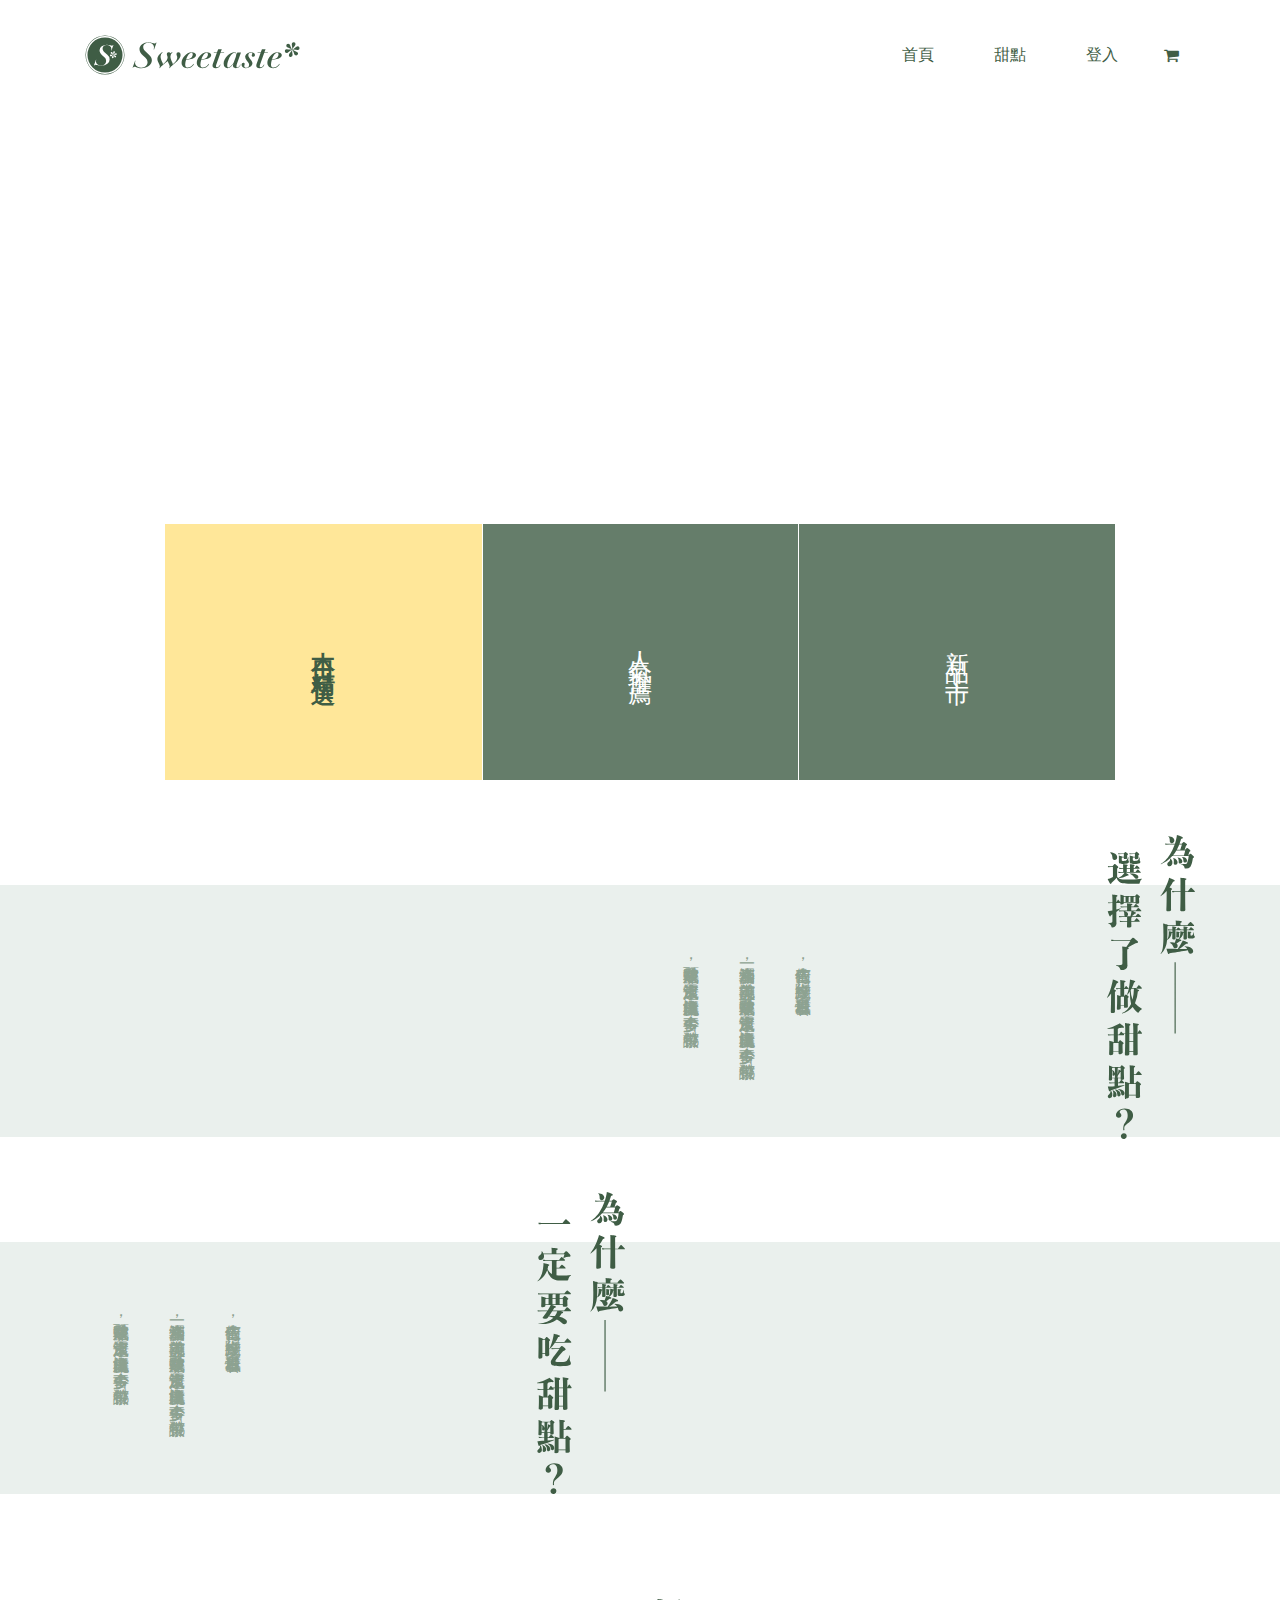
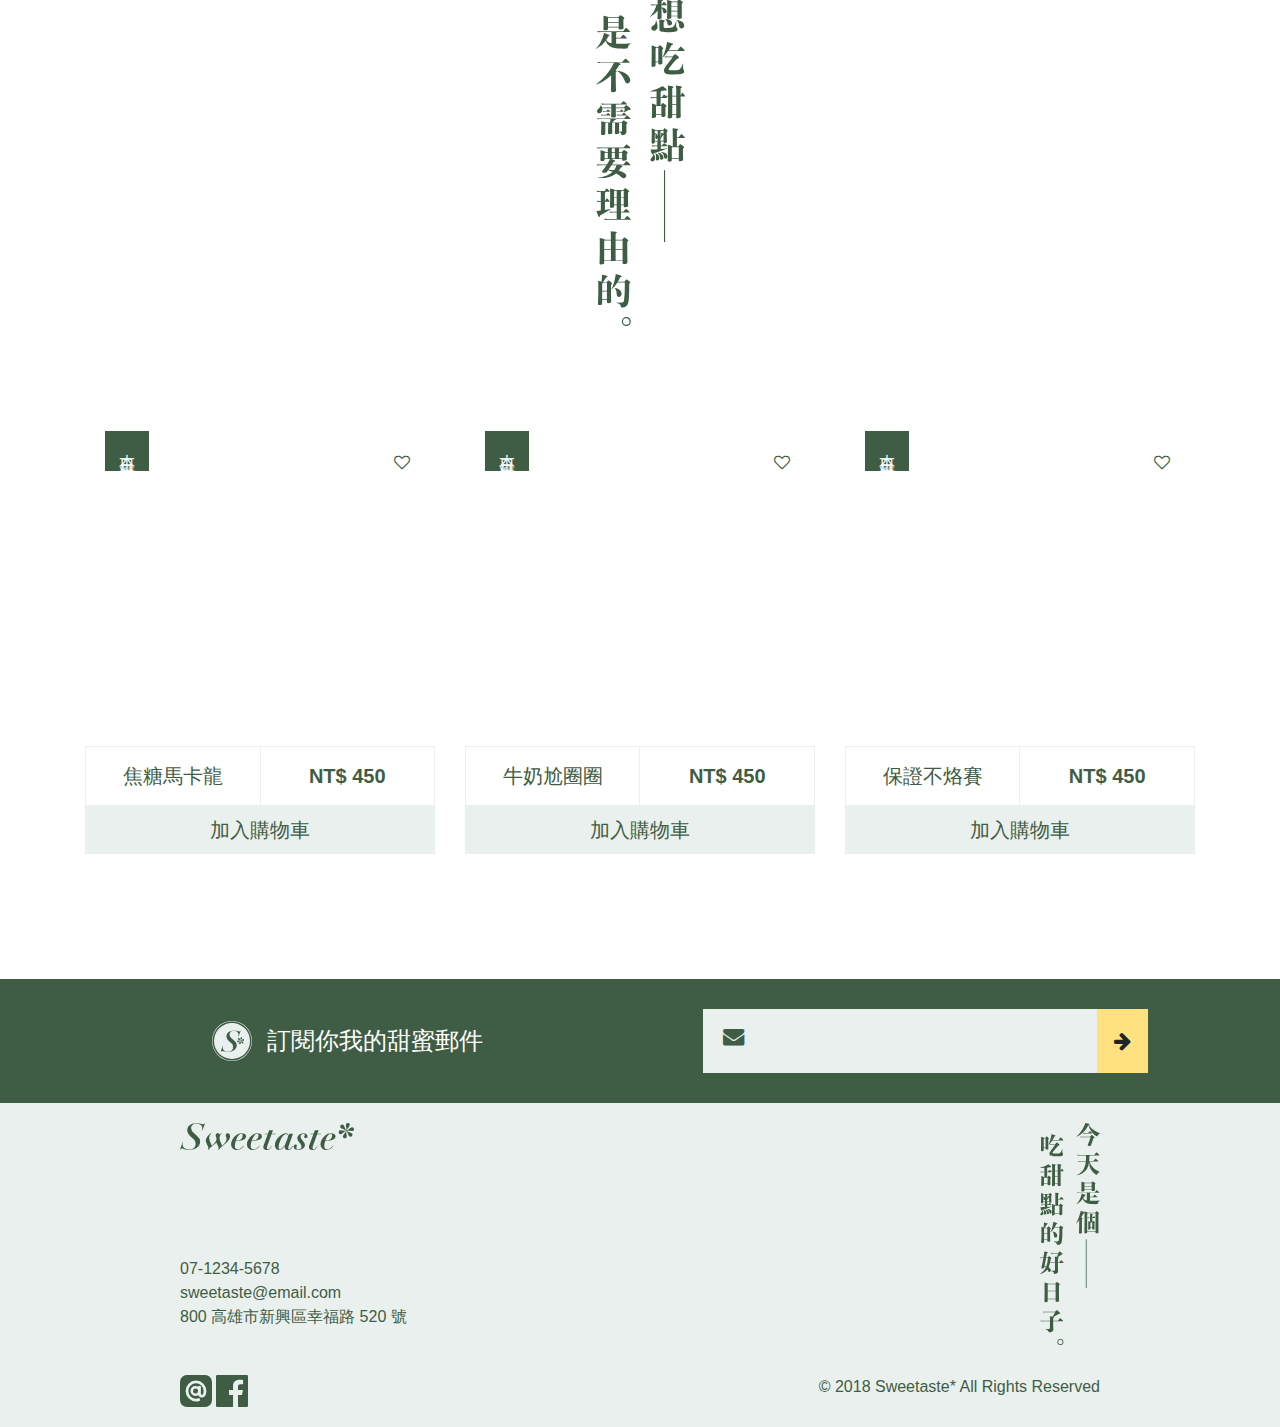
<file: index.html>
<!DOCTYPE html>
<html lang="en">

<head>
    <meta charset="UTF-8">
    <meta name="viewport" content="width=device-width, initial-scale=1.0">
    <meta http-equiv="X-UA-Compatible" content="ie=edge">
    <title>Bootstrap - Dessert- index</title>
    <link rel="stylesheet" href="https://maxcdn.bootstrapcdn.com/font-awesome/4.7.0/css/font-awesome.min.css">
    <link rel="stylesheet" href="/stylesheets/all.css">

</head>

<body>
    <!-- -------------------------------------navbar ---------------------------------------------->
    <nav class="navbar navbar-expand-md navbar-light bg-white">
        <div class="container">
            <button class="navbar-toggler d-md-none" type="button" data-toggle="collapse"
                data-target="#navbarTogglerDemo03" aria-controls="navbarTogglerDemo03" aria-expanded="false"
                aria-label="Toggle navigation">
                <span class="navbar-toggler-icon"></span>
            </button>
            <a class="navbar-brand" href="index.html">
                <img class=" d-none d-md-inline-block" src="images/logo-all-dark.svg" height="40" alt="logo">
                <img class="d-inline-block d-md-none" src="images/logotype-sm-dark.svg" height="40" alt="logo_sm">
            </a>
            <a href="carts.html" class="d-flex order-md-1 nav-link text-main">
                <i class="fa fa-shopping-cart" aria-hidden="true"></i>
            </a>
            <div class="collapse navbar-collapse" id="navbarTogglerDemo03">
                <ul class="navbar-nav ml-auto">
                    <li class="nav-item active">
                        <a class="nav-link text-main" href="index.html">首頁 <span class="sr-only">(current)</span></a>
                    </li>
                    <li class="nav-item">
                        <a class="nav-link text-main" href="products.html">甜點</a>
                    </li>
                    <li class="nav-item">
                        <a class="nav-link text-main" href="register.html">登入</a>
                    </li>
                </ul>
            </div>
        </div>
    </nav>
    <!-- -------------------------------------header ---------------------------------------------->

    <div class="container px-0">
        <header class="header">
            <div class="header__img bg-cover" style="background-image: url(https://bit.ly/2OhbMHr)"></div>
            <h1 class="text-hide">甜點世界</h1>
            <div class="row no-gutters justify-content-center rectangle__box">
                <div class="col-md-10">
                    <div class="row no-gutters">
                        <a href="#" class="col-4 rectangle__img__wrap active">
                            <span class="rectangle__text">本日精選</span>
                            <div class="sides rectangle__over z-index--1"></div>
                            <div class="rectangle__img bg-cover" style="background-image: url(https://bit.ly/2QbVsVR)">
                            </div>
                        </a>
                        <a href="#" class="col-4 rectangle__img__wrap">
                            <span class="rectangle__text">人氣推薦</span>
                            <div class="sides rectangle__over z-index--1"></div>
                            <div class="rectangle__img bg-cover" style="background-image: url(https://images.unsplash.com/photo-1525059337994-6f2a1311b4d4?ixlib=rb-0.3.5&ixid=eyJhcHBfaWQiOjEyMDd9&s=7ce5bbf66bdb4ed3b6965f0b3618aa43&auto=format&fit=crop&w=654&q=80)">
                            </div>
                        </a>
                        <a href="#" class="col-4 rectangle__img__wrap">
                            <span class="rectangle__text">新品上市</span>
                            <div class="sides rectangle__over z-index--1"></div>
                            <div class="rectangle__img bg-cover" style="background-image: url(https://bit.ly/2R5tqwD)">
                            </div>
                        </a>
                    </div>
                </div>
            </div>
        </header>
    </div>
    <!-- -------------------------------------section_1 ---------------------------------------------->

    <section class="section my-md-9">
        <div class="row justify-content-center d-md-none no-gutters">
            <div class="col-6">
                <img class="img-fluid my-5" src="/images/sm-橫式-為什麼選擇了做甜點.svg" alt="">
            </div>
        </div>
        <div class="bg-main-lighter">
            <div class="container">
                <div class="row">
                    <div class="col-md-6 break-vertical-block">
                        <div class="section__img bg-cover h-100" style="background-image: url(https://bit.ly/2xPn7Eq)">
                        </div>
                    </div>
                    <div class="col-md-6 vertical-content d-flex justify-content-end">
                        <div class="writing-vertical py-md-7 py-5 mr-auto text-main-light">
                            <p class="mb-0">青山依舊在，幾度夕陽紅。慣看秋月春風。</p>
                            <p class="mb-0">一壺濁酒喜相逢，浪花淘盡英雄。是非成敗轉頭空，滾滾長江東逝水，白髮漁樵江渚上，古今多少事，都付笑談中。</p>
                            <p class="mb-0">是非成敗轉頭空，滾滾長江東逝水，白髮漁樵江渚上，古今多少事，都付笑談中。</p>
                        </div>
                        <div class="break-vertical-block d-none d-md-block">
                            <img src="/images/lg-為什麼選擇了做甜點.svg" width="88" alt="">
                        </div>
                    </div>
                </div>
            </div>
        </div>
    </section>

    <!-- -------------------------------------section_2 ---------------------------------------------->

    <section class="section my-md-9">
        <div class="row justify-content-center d-md-none no-gutters">
            <div class="col-6">
                <img class="img-fluid my-5" src="/images/sm-橫式-為什麼一定要吃甜點.svg" alt="">
            </div>
        </div>
        <div class="bg-main-lighter">
            <div class="container">
                <div class="row flex-row-reverse">
                    <div class="col-md-6 break-vertical-block">
                        <div class="section__img bg-cover h-100"
                            style="background-image: url(https://images.unsplash.com/photo-1497052254059-f3e0bf1a5133?ixlib=rb-0.3.5&ixid=eyJhcHBfaWQiOjEyMDd9&s=ce7267675921fc7e41b5610f4)">
                        </div>
                    </div>
                    <div class="col-md-6 vertical-content d-flex justify-content-end">
                        <div class="writing-vertical py-md-7 py-5 mr-auto text-main-light">
                            <p class="mb-0">青山依舊在，幾度夕陽紅。慣看秋月春風。</p>
                            <p class="mb-0">一壺濁酒喜相逢，浪花淘盡英雄。是非成敗轉頭空，滾滾長江東逝水，白髮漁樵江渚上，古今多少事，都付笑談中。</p>
                            <p class="mb-0">是非成敗轉頭空，滾滾長江東逝水，白髮漁樵江渚上，古今多少事，都付笑談中。</p>
                        </div>
                        <div class="break-vertical-block d-none d-md-block">
                            <img src="/images/lg-為什麼一定要吃甜點.svg" width="88" alt="">
                        </div>
                    </div>
                </div>
            </div>
        </div>
    </section>

    <!-- -------------------------------------section_3 ---------------------------------------------->

    <section class="section text-center my-5 my-md-9">
        <div>
            <img class="img-fluid d-none d-md-inline-block" width="89" src="/images/lg-想吃甜點是不需要理由的.svg" alt="">
            <img class="img-fluid d-md-none" width="256" src="/images/sm-橫式-想吃甜點是不需要理由的.svg" alt="">
        </div>
    </section>

    <!-- -------------------------------------section_4 ---------------------------------------------->

    <section class="container my-5 my-md-9">
        <div class="row">
            <div class="col-md-4">
                <div class="item__card mb-4 text-main">
                    <div class="item__img"
                        style="background-image: url(https://images.unsplash.com/photo-1534073737927-85f1ebff1f5d?ixlib=rb-0.3.5&ixid=eyJhcHBfaWQiOjEyMDd9&s=1204e5551548223af82981f0025984ef&auto=format&fit=crop&w=634&q=80)">
                        <div class="item__tag">本日精選</div>
                        <div class="item__icon">
                            <label class="icon__display">
                                <input type="checkbox" class="icon__checkbox">
                                <i class="fa fa-heart icon--show" aria-hidden="true"></i>
                                <i class="fa fa-heart-o icon--hidden" aria-hidden="true"></i>
                            </label>
                        </div>
                    </div>
                    <div class="item__body d-flex text-center">
                        <div class="item__name col">
                            焦糖馬卡龍
                        </div>
                        <strong class="item__price col">
                            NT$ 450
                        </strong>
                    </div>
                    <a href="#" class="text-main btn btn-lg btn-main-lighter btn-block">加入購物車</a>
                </div>
            </div>
            <div class="col-md-4">
                <div class="item__card mb-4 text-main">
                    <div class="item__img"
                        style="background-image: url(https://images.unsplash.com/photo-1525059337994-6f2a1311b4d4?ixlib=rb-0.3.5&ixid=eyJhcHBfaWQiOjEyMDd9&s=7ce5bbf66bdb4ed3b6965f0b3618aa43&auto=format&fit=crop&w=654&q=80)">
                        <div class="item__tag">本日精選</div>
                        <div class="item__icon">
                            <label class="icon__display">
                                <input type="checkbox" class="icon__checkbox">
                                <i class="fa fa-heart icon--show" aria-hidden="true"></i>
                                <i class="fa fa-heart-o icon--hidden" aria-hidden="true"></i>
                            </label>
                        </div>
                    </div>
                    <div class="item__body d-flex text-center">
                        <div class="item__name col">
                            牛奶尬圈圈
                        </div>
                        <strong class="item__price col">
                            NT$ 450
                        </strong>
                    </div>
                    <a href="#" class="text-main btn btn-lg btn-main-lighter btn-block">加入購物車</a>
                </div>
            </div>
            <div class="col-md-4">
                <div class="item__card mb-4 text-main">
                    <div class="item__img" style="background-image: url(https://bit.ly/2QiWeQW)">
                        <div class="item__tag">本日精選</div>
                        <div class="item__icon">
                            <label class="icon__display">
                                <input type="checkbox" class="icon__checkbox">
                                <i class="fa fa-heart icon--show" aria-hidden="true"></i>
                                <i class="fa fa-heart-o icon--hidden" aria-hidden="true"></i>
                            </label>
                        </div>
                    </div>
                    <div class="item__body d-flex text-center">
                        <div class="item__name col">
                            保證不烙賽
                        </div>
                        <strong class="item__price col">
                            NT$ 450
                        </strong>
                    </div>
                    <a href="#" class="text-main btn btn-lg btn-main-lighter btn-block">加入購物車</a>
                </div>
            </div>
        </div>
    </section>

    <!-- -------------------------------------section_5 ---------------------------------------------->
    <div class="py-5 bg-main">
        <div class="container">
            <div class="row justify-content-around">
                <div class="col-md-5 d-flex align-items-center justify-content-center">
                    <img src="/images/logo-light.svg" width="40" height="40" alt="">
                    <span class="text-white h4 mb-0 mx-3">訂閱你我的甜蜜郵件</span>
                </div>
                <div class="col-md-5 mt-4 mt-md-0">
                    <div class="form-square form-square-icon d-flex justify-content-between">
                        <label for="subscription" class="fa fa-envelope fa-lg form-square-icon-move text-main"
                            aria-hidden="true"></label>
                        <input type="email" id="subscription" class="form-input">
                        <button class="btn btn-accent btn-lg d-flex align-items-center">
                            <i class="fa fa-arrow-right" aria-hidden="true"></i>
                        </button>
                    </div>
                </div>
            </div>
        </div>
    </div>

    <!-- -------------------------------------footer ---------------------------------------------->

    <div class="py-4 bg-main-lighter">
        <div class="container">
            <div class="row justify-content-center">
                <div class="col-md-5 d-flex flex-column justify-content-between">
                    <div class="mb-auto">
                        <img src="/images/logotype-sm-dark.svg" height="27" alt="">
                    </div>
                    <ul class="list-unstyled text-main mt-5">
                        <li>07-1234-5678</li>
                        <li><a href="mailto:sweetaste@email.com" class="text-main">sweetaste@email.com</a></li>
                        <li>800 高雄市新興區幸福路 520 號</li>
                    </ul>
                </div>
                <div class="col-md-5 d-none d-md-block text-right">
                    <img src="/images/sm-今天是個吃甜點的好日子.svg" width="60" alt="">
                </div>
            </div>
            <div class="row justify-content-center mt-4">
                <div class="col-md-5 mt-2">
                    <img src="/images/ic-line@.svg" height="32" alt="">
                    <img src="/images/ic-facebook.svg" height="32" alt="">
                </div>
                <div class="col-md-5 text-md-right text-main mt-2">
                    <span>© 2018 Sweetaste* All Rights Reserved</span>
                </div>
            </div>
        </div>
    </div>


    <script src="https://code.jquery.com/jquery-3.3.1.slim.min.js"
        integrity="sha384-q8i/X+965DzO0rT7abK41JStQIAqVgRVzpbzo5smXKp4YfRvH+8abtTE1Pi6jizo"
        crossorigin="anonymous"></script>
    <script src="https://cdnjs.cloudflare.com/ajax/libs/popper.js/1.14.7/umd/popper.min.js"
        integrity="sha384-UO2eT0CpHqdSJQ6hJty5KVphtPhzWj9WO1clHTMGa3JDZwrnQq4sF86dIHNDz0W1"
        crossorigin="anonymous"></script>
    <script src="https://stackpath.bootstrapcdn.com/bootstrap/4.3.1/js/bootstrap.min.js"
        integrity="sha384-JjSmVgyd0p3pXB1rRibZUAYoIIy6OrQ6VrjIEaFf/nJGzIxFDsf4x0xIM+B07jRM"
        crossorigin="anonymous"></script>
</body>

</html>
</file>
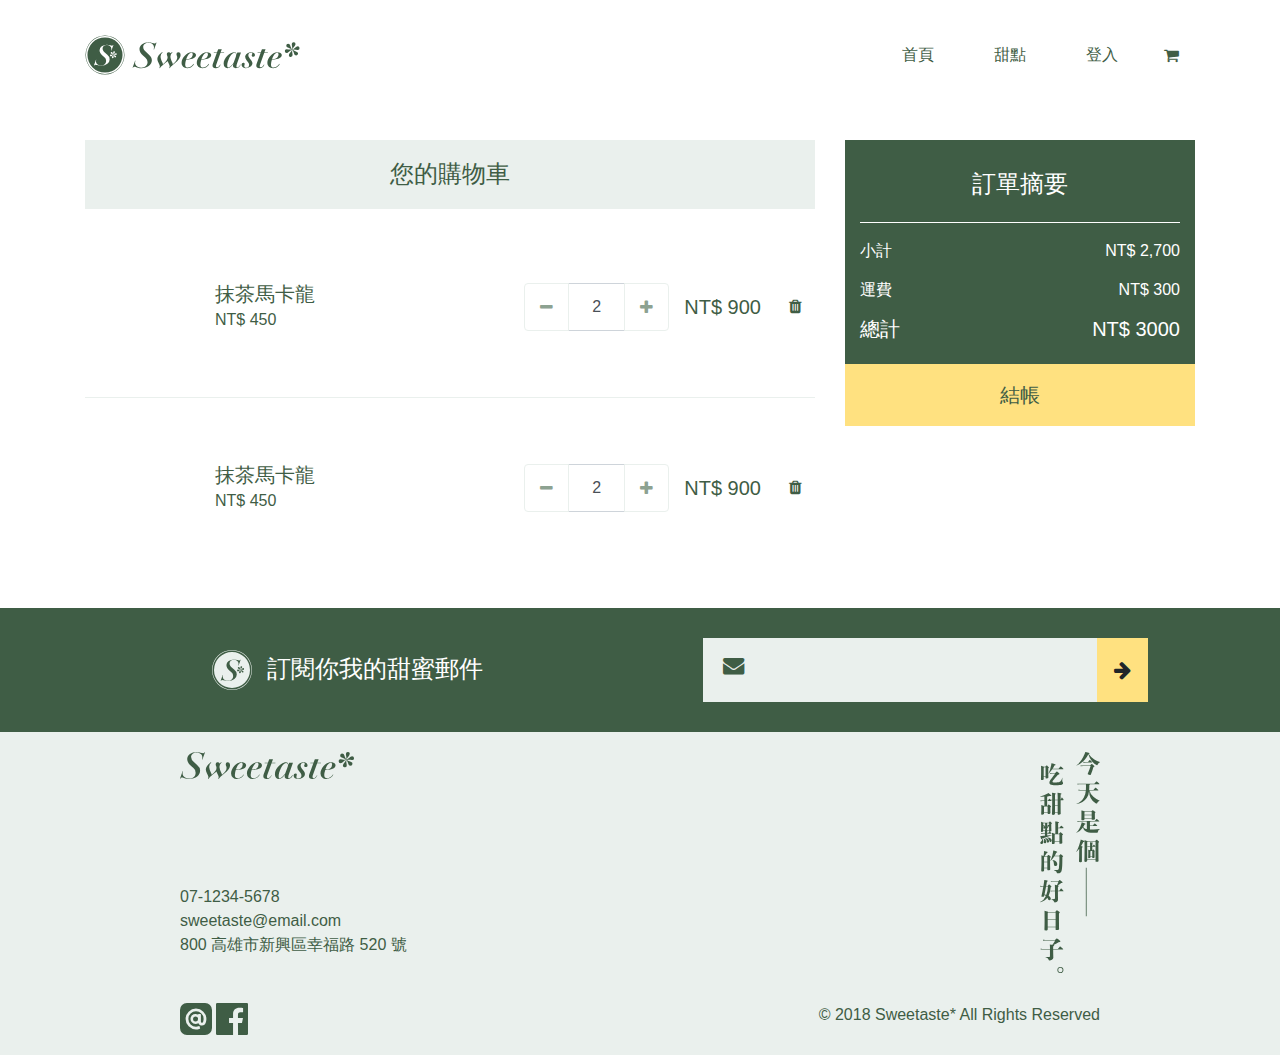
<file: carts.html>
<!DOCTYPE html>
<html lang="en">

<head>
    <meta charset="UTF-8">
    <meta name="viewport" content="width=device-width, initial-scale=1.0">
    <meta http-equiv="X-UA-Compatible" content="ie=edge">
    <title>Dessert-carts</title>
    <link rel="stylesheet" href="https://maxcdn.bootstrapcdn.com/font-awesome/4.7.0/css/font-awesome.min.css">
    <link rel="stylesheet" href="/stylesheets/all.css">

</head>

<body>
    <!-- -------------------------------------navbar ---------------------------------------------->
    <nav class="navbar navbar-expand-md navbar-light bg-white">
        <div class="container">
            <button class="navbar-toggler d-md-none" type="button" data-toggle="collapse"
                data-target="#navbarTogglerDemo03" aria-controls="navbarTogglerDemo03" aria-expanded="false"
                aria-label="Toggle navigation">
                <span class="navbar-toggler-icon"></span>
            </button>
            <a class="navbar-brand" href="index.html">
                <img class=" d-none d-md-inline-block" src="images/logo-all-dark.svg" height="40" alt="logo">
                <img class="d-inline-block d-md-none" src="images/logotype-sm-dark.svg" height="40" alt="logo_sm">
            </a>
            <a href="carts.html" class="d-flex order-md-1 nav-link text-main">
                <i class="fa fa-shopping-cart" aria-hidden="true"></i>
            </a>
            <div class="collapse navbar-collapse" id="navbarTogglerDemo03">
                <ul class="navbar-nav ml-auto">
                    <li class="nav-item active">
                        <a class="nav-link text-main" href="index.html">首頁 <span class="sr-only">(current)</span></a>
                    </li>
                    <li class="nav-item">
                        <a class="nav-link text-main" href="products.html">甜點</a>
                    </li>
                    <li class="nav-item">
                        <a class="nav-link text-main" href="register.html">登入</a>
                    </li>
                </ul>
            </div>
        </div>
    </nav>
    <!-- ------------------------------------ carts ---------------------------------------------->

    <section class="container my-md-5">
        <div class="row carts">
            <div class="col-md-8">
                <h1 class="h4 bg-main-lighter py-4 text-center text-main">
                    您的購物車
                </h1>
                <div class="carts-row d-flex flex-column flex-md-row py-3">
                    <div class="d-flex align-items-center flex-grow-1 mr-md-3">
                        <div class="my-4 mr-4 flex-grow-1 flex-md-grow-0">
                            <div class="carts__img"
                                style="background-image: url(https://images.unsplash.com/photo-1497052254059-f3e0bf1a5133?ixlib=rb-0.3.5&ixid=eyJhcHBfaWQiOjEyMDd9&s=ce7267675921fc7e41b5610f49750a40&auto=format&fit=crop&w=685&q=80)">
                            </div>
                        </div>

                        <div class="d-flex align-items-md-center flex-column flex-md-row flex-md-grow-1">
                            <div class="flex-fill mr-md-4 text-main">
                                <span class="h5">抹茶馬卡龍</span><br>
                                <span>NT$ 450</span>
                            </div>
                            <div class="carts__control ml-md-auto mt-3 mt-md-0">
                                <div class="input-group carts__input__group">
                                    <div class="input-group-prepend">
                                        <button type="button"
                                            class="btn btn-brand-light text-main-light fa fa-minus text-base-size"></button>
                                    </div>
                                    <input type="text" class="form-control" value="2">
                                    <div class="input-group-append">
                                        <button type="button"
                                            class="btn btn-brand-light text-main-light fa fa-plus text-base-size"></button>
                                    </div>
                                </div>
                            </div>
                        </div>
                    </div>
                    <div
                        class="price ml-md-auto d-flex align-items-center justify-content-end py-3 flex-md-row-reverse text-main">
                        <a href="#" class="btn d-none d-md-block"><span class="fa fa-trash text-main"></span></a>
                        <span class="mb-0 mr-md-3 h5">NT$ 900</span>
                    </div>
                </div>
                
                <div class="carts-row d-flex flex-column flex-md-row py-3">
                    <div class="d-flex align-items-center flex-grow-1 mr-md-3">
                        <div class="my-4 mr-4 flex-grow-1 flex-md-grow-0">
                            <div class="carts__img"
                                style="background-image: url(https://images.unsplash.com/photo-1497052254059-f3e0bf1a5133?ixlib=rb-0.3.5&ixid=eyJhcHBfaWQiOjEyMDd9&s=ce7267675921fc7e41b5610f49750a40&auto=format&fit=crop&w=685&q=80)">
                            </div>
                        </div>

                        <div class="d-flex align-items-md-center flex-column flex-md-row flex-md-grow-1">
                            <div class="flex-fill mr-md-4 text-main">
                                <span class="h5">抹茶馬卡龍</span><br>
                                <span>NT$ 450</span>
                            </div>
                            <div class="carts__control ml-md-auto mt-3 mt-md-0">
                                <div class="input-group carts__input__group">
                                    <div class="input-group-prepend">
                                        <button type="button"
                                            class="btn btn-brand-light text-main-light fa fa-minus text-base-size"></button>
                                    </div>
                                    <input type="text" class="form-control" value="2">
                                    <div class="input-group-append">
                                        <button type="button"
                                            class="btn btn-brand-light text-main-light fa fa-plus text-base-size"></button>
                                    </div>
                                </div>
                            </div>
                        </div>
                    </div>
                    <div
                        class="price ml-md-auto d-flex align-items-center justify-content-end py-3 flex-md-row-reverse text-main">
                        <a href="#" class="btn d-none d-md-block"><span class="fa fa-trash text-main"></span></a>
                        <span class="mb-0 mr-md-3 h5">NT$ 900</span>
                    </div>
                </div>
            </div>
            <div class="col-md-4">
                <div class="py-3 p-md-3 pt-0 carts__msg__box">
                    <h2 class="text-center cart__msg__title h4 py-3">訂單摘要</h2>
                    <hr class="border-white mt-0">
                    <div class="d-flex justify-content-between mb-3">
                        <span>小計</span>
                        <span>NT$ 2,700</span>
                    </div>
                    <div class="d-flex justify-content-between mb-3">
                        <span>運費</span>
                        <span>NT$ 300</span>
                    </div>
                    <div class="d-flex justify-content-between">
                        <span class="h5">總計</span>
                        <span class="h5">NT$ 3000</span>
                    </div>
                </div>
                <div class="negative-margin mx-md-0">
                    <a href="checkout.html" class="btn btn-accent btn-block btn-lg text-main py-3">結帳</a>
                </div>
            </div>
        </div>
    </section>

    <!-- -------------------------------------section_5 ---------------------------------------------->
    <div class="py-5 bg-main">
        <div class="container">
            <div class="row justify-content-around">
                <div class="col-md-5 d-flex align-items-center justify-content-center">
                    <img src="/images/logo-light.svg" width="40" height="40" alt="">
                    <span class="text-white h4 mb-0 mx-3">訂閱你我的甜蜜郵件</span>
                </div>
                <div class="col-md-5 mt-4 mt-md-0">
                    <div class="form-square form-square-icon d-flex justify-content-between">
                        <label for="subscription" class="fa fa-envelope fa-lg form-square-icon-move text-main"
                            aria-hidden="true"></label>
                        <input type="email" id="subscription" class="form-input">
                        <button class="btn btn-accent btn-lg d-flex align-items-center">
                            <i class="fa fa-arrow-right" aria-hidden="true"></i>
                        </button>
                    </div>
                </div>
            </div>
        </div>
    </div>

    <!-- -------------------------------------footer ---------------------------------------------->

    <div class="py-4 bg-main-lighter">
        <div class="container">
            <div class="row justify-content-center">
                <div class="col-md-5 d-flex flex-column justify-content-between">
                    <div class="mb-auto">
                        <img src="/images/logotype-sm-dark.svg" height="27" alt="">
                    </div>
                    <ul class="list-unstyled text-main mt-5">
                        <li>07-1234-5678</li>
                        <li><a href="mailto:sweetaste@email.com" class="text-main">sweetaste@email.com</a></li>
                        <li>800 高雄市新興區幸福路 520 號</li>
                    </ul>
                </div>
                <div class="col-md-5 d-none d-md-block text-right">
                    <img src="/images/sm-今天是個吃甜點的好日子.svg" width="60" alt="">
                </div>
            </div>
            <div class="row justify-content-center mt-4">
                <div class="col-md-5 mt-2">
                    <img src="/images/ic-line@.svg" height="32" alt="">
                    <img src="/images/ic-facebook.svg" height="32" alt="">
                </div>
                <div class="col-md-5 text-md-right text-main mt-2">
                    <span>© 2018 Sweetaste* All Rights Reserved</span>
                </div>
            </div>
        </div>
    </div>




    <script src="https://code.jquery.com/jquery-3.3.1.slim.min.js"
        integrity="sha384-q8i/X+965DzO0rT7abK41JStQIAqVgRVzpbzo5smXKp4YfRvH+8abtTE1Pi6jizo"
        crossorigin="anonymous"></script>
    <script src="https://cdnjs.cloudflare.com/ajax/libs/popper.js/1.14.7/umd/popper.min.js"
        integrity="sha384-UO2eT0CpHqdSJQ6hJty5KVphtPhzWj9WO1clHTMGa3JDZwrnQq4sF86dIHNDz0W1"
        crossorigin="anonymous"></script>
    <script src="https://stackpath.bootstrapcdn.com/bootstrap/4.3.1/js/bootstrap.min.js"
        integrity="sha384-JjSmVgyd0p3pXB1rRibZUAYoIIy6OrQ6VrjIEaFf/nJGzIxFDsf4x0xIM+B07jRM"
        crossorigin="anonymous"></script>

</body>

</html>
</file>
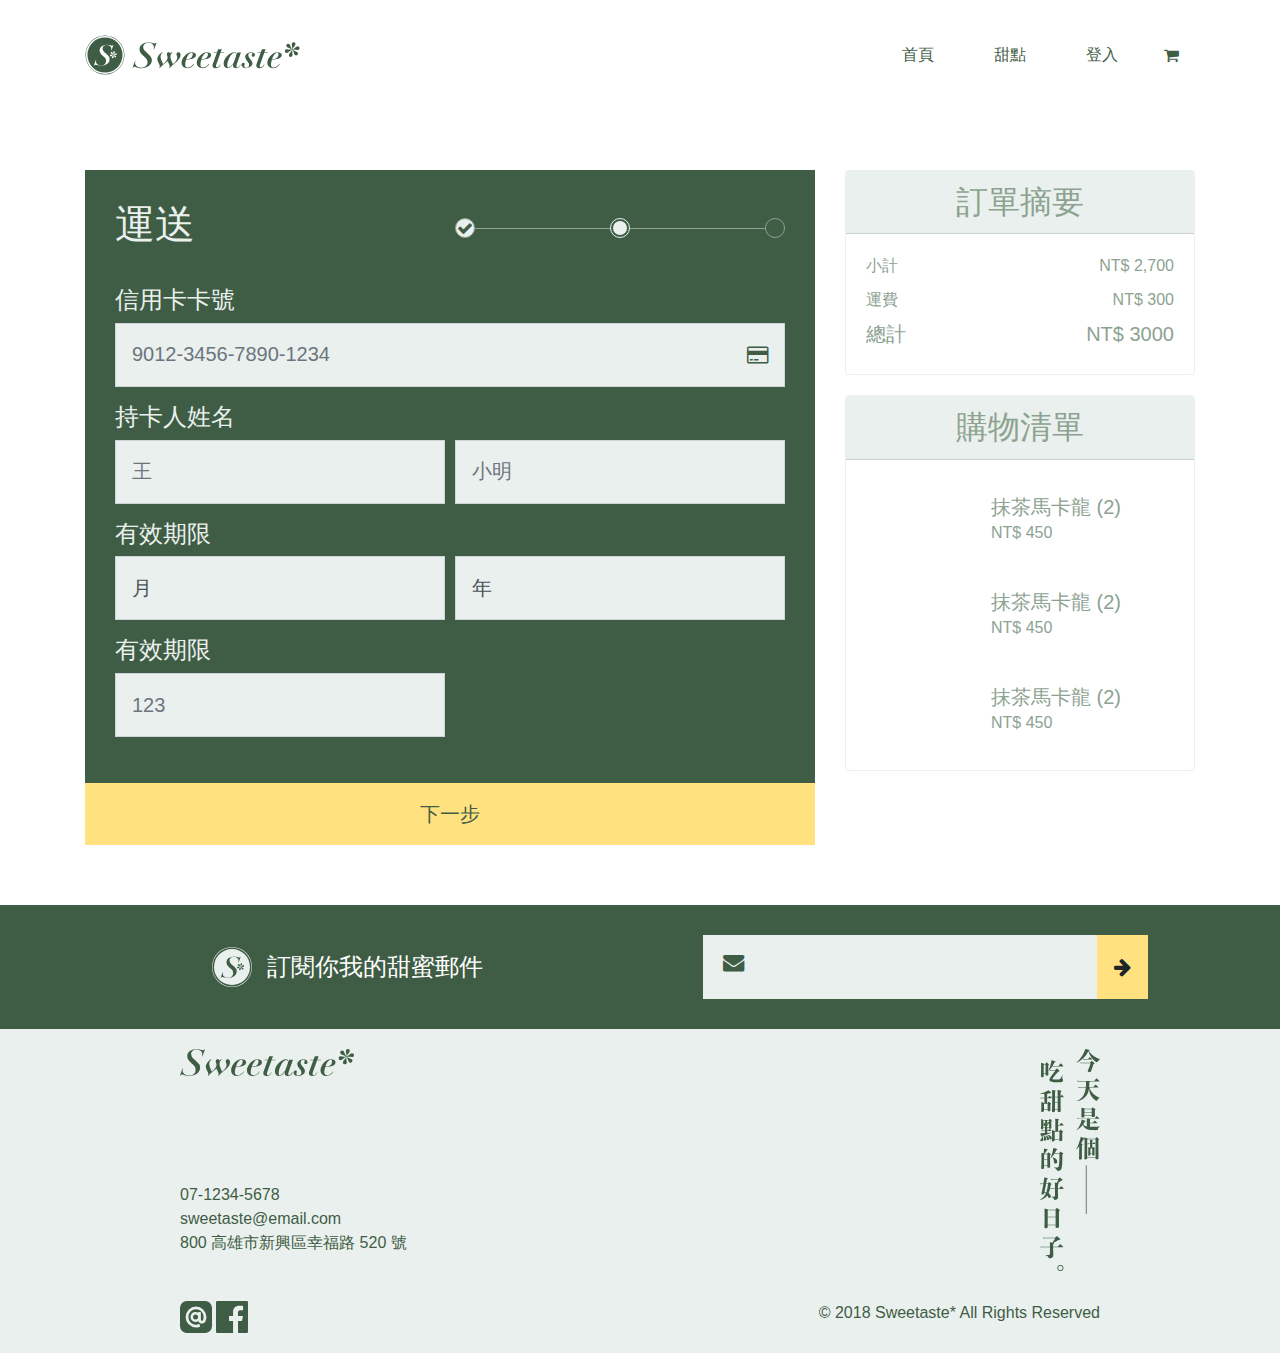
<file: checkout-1.html>
<!DOCTYPE html>
<html lang="en">

<head>
    <meta charset="UTF-8">
    <meta name="viewport" content="width=device-width, initial-scale=1.0">
    <meta http-equiv="X-UA-Compatible" content="ie=edge">
    <title>Dessert-checkout-1</title>
    <link rel="stylesheet" href="https://maxcdn.bootstrapcdn.com/font-awesome/4.7.0/css/font-awesome.min.css">
    <link rel="stylesheet" href="/stylesheets/all.css">

</head>

<body>
    <!-- -------------------------------------navbar ---------------------------------------------->
    <nav class="navbar navbar-expand-md navbar-light bg-white">
        <div class="container">
            <button class="navbar-toggler d-md-none" type="button" data-toggle="collapse"
                data-target="#navbarTogglerDemo03" aria-controls="navbarTogglerDemo03" aria-expanded="false"
                aria-label="Toggle navigation">
                <span class="navbar-toggler-icon"></span>
            </button>
            <a class="navbar-brand" href="index.html">
                <img class=" d-none d-md-inline-block" src="images/logo-all-dark.svg" height="40" alt="logo">
                <img class="d-inline-block d-md-none" src="images/logotype-sm-dark.svg" height="40" alt="logo_sm">
            </a>
            <a href="carts.html" class="d-flex order-md-1 nav-link text-main">
                <i class="fa fa-shopping-cart" aria-hidden="true"></i>
            </a>
            <div class="collapse navbar-collapse" id="navbarTogglerDemo03">
                <ul class="navbar-nav ml-auto">
                    <li class="nav-item active">
                        <a class="nav-link text-main" href="index.html">首頁 <span class="sr-only">(current)</span></a>
                    </li>
                    <li class="nav-item">
                        <a class="nav-link text-main" href="products.html">甜點</a>
                    </li>
                    <li class="nav-item">
                        <a class="nav-link text-main" href="register.html">登入</a>
                    </li>
                </ul>
            </div>
        </div>
    </nav>

    <!-- -------------------------------------checkout-1 ---------------------------------------------->
    <section class="container my-lg-6">
        <div class="row">
            <div class="col-lg-8">
                <div class="negative-margin mx-lg-0">
                    <div class="p-5 bg-main text-main-lighter">
                        <div class="form-row mb-5">
                            <div class="col-6">
                                <h1 class="h1">運送</h1>
                            </div>
                            <div class="col-6 d-flex align-items-center">
                                <div class="process-steps w-100">
                                    <div class="step-circle completed fa fa-check"></div>
                                    <div class="step-circle active"></div>
                                    <div class="step-circle"></div>
                                </div>
                            </div>
                        </div>

                        <div class="form-group">
                            <label class="h4" for="credit">信用卡卡號</label>
                            <div class="input-group input-group-lg mb-3">
                                <input type="text" id="credit" class="form-control bg-main-lighter border-right-0"
                                    placeholder="9012-3456-7890-1234">
                                <div class="input-group-append">
                                    <span class="input-group-text text-main bg-main-lighter fa fa-credit-card"></span>
                                </div>
                            </div>
                        </div>
                        <label class="h4" for="cardname">持卡人姓名</label>
                        <div class="form-row">
                            <div class="col-6">
                                <div class="form-group">
                                    <input type="text" id="cardname"
                                        class="form-control form-control-lg bg-main-lighter" placeholder="王">
                                </div>
                            </div>
                            <div class="col-6">
                                <div class="form-group">
                                    <input type="text" id="cardname-2"
                                        class="form-control form-control-lg bg-main-lighter" placeholder="小明">
                                </div>
                            </div>
                        </div>
                        <label class="h4" for="validity-period-month">有效期限</label>
                        <div class="form-row">
                            <div class="col-6">
                                <div class="form-group">
                                    <select name="" id="validity-period-month"
                                        class="form-control form-control-lg bg-main-lighter">
                                        <option value="">月</option>
                                    </select>
                                </div>
                            </div>
                            <div class="col-6">
                                <div class="form-group">
                                    <select name="" id="validity-period-year"
                                        class="form-control form-control-lg bg-main-lighter">
                                        <option value="">年</option>
                                    </select>
                                </div>
                            </div>
                        </div>
                        <label class="h4" for="cvv2">有效期限</label>
                        <div class="form-row">
                            <div class="col-6">
                                <div class="form-group">
                                    <input type="text" id="cvv2" class="form-control form-control-lg bg-main-lighter"
                                        placeholder="123">
                                </div>
                            </div>
                        </div>
                    </div>
                </div>
                <div class="negative-margin mx-lg-0">
                    <a href="checkout-2.html" class="btn btn-accent btn-block btn-lg text-main py-3">下一步</a>
                </div>
            </div>

            <div class="col-lg-4 d-none d-lg-block">
                <div class="card border-main-lighter mb-4">
                    <h2 class="card-header bg-main-lighter text-center text-main-light rounded-0">
                        訂單摘要</h2>
                    <div class="card-body text-main-light">
                        <div class="d-flex justify-content-between mb-2">
                            <span>小計</span>
                            <span>NT$ 2,700</span>
                        </div>
                        <div class="d-flex justify-content-between mb-2">
                            <span>運費</span>
                            <span>NT$ 300</span>
                        </div>
                        <div class="d-flex justify-content-between">
                            <span class="h5">總計</span>
                            <span class="h5">NT$ 3000</span>
                        </div>
                    </div>
                </div>
                <div class="card border-main-lighter">
                    <h2 class="card-header bg-main-lighter text-center text-main-light rounded-0">
                        購物清單</h2>
                    <div class="card-body carts">
                        <div class="d-flex">
                            <div class="carts__img carts__img-sm mr-3"
                                style="background-image: url(https://images.unsplash.com/photo-1497052254059-f3e0bf1a5133?ixlib=rb-0.3.5&ixid=eyJhcHBfaWQiOjEyMDd9&s=ce7267675921fc7e41b5610f49750a40&auto=format&fit=crop&w=685&q=80)">
                            </div>
                            <div class="d-flex align-items-center">
                                <div class="flex-fill mr-lg-4 text-main-light">
                                    <span class="h5">抹茶馬卡龍 (2)</span><br />
                                    <span>NT$ 450</span>
                                </div>
                            </div>
                        </div>
                        <div class="d-flex mt-3">
                            <div class="carts__img carts__img-sm mr-3"
                                style="background-image: url(https://images.unsplash.com/photo-1497052254059-f3e0bf1a5133?ixlib=rb-0.3.5&ixid=eyJhcHBfaWQiOjEyMDd9&s=ce7267675921fc7e41b5610f49750a40&auto=format&fit=crop&w=685&q=80)">
                            </div>
                            <div class="d-flex align-items-center">
                                <div class="flex-fill mr-lg-4 text-main-light">
                                    <span class="h5">抹茶馬卡龍 (2)</span><br />
                                    <span>NT$ 450</span>
                                </div>
                            </div>
                        </div>
                        <div class="d-flex mt-3">
                            <div class="carts__img carts__img-sm mr-3"
                                style="background-image: url(https://images.unsplash.com/photo-1497052254059-f3e0bf1a5133?ixlib=rb-0.3.5&ixid=eyJhcHBfaWQiOjEyMDd9&s=ce7267675921fc7e41b5610f49750a40&auto=format&fit=crop&w=685&q=80)">
                            </div>
                            <div class="d-flex align-items-center">
                                <div class="flex-fill mr-lg-4 text-main-light">
                                    <span class="h5">抹茶馬卡龍 (2)</span><br />
                                    <span>NT$ 450</span>
                                </div>
                            </div>
                        </div>
                    </div>
                </div>
            </div>
        </div>
    </section>

    <!-- -------------------------------------section_5 ---------------------------------------------->
    <div class="py-5 bg-main">
        <div class="container">
            <div class="row justify-content-around">
                <div class="col-md-5 d-flex align-items-center justify-content-center">
                    <img src="/images/logo-light.svg" width="40" height="40" alt="">
                    <span class="text-white h4 mb-0 mx-3">訂閱你我的甜蜜郵件</span>
                </div>
                <div class="col-md-5 mt-4 mt-md-0">
                    <div class="form-square form-square-icon d-flex justify-content-between">
                        <label for="subscription" class="fa fa-envelope fa-lg form-square-icon-move text-main"
                            aria-hidden="true"></label>
                        <input type="email" id="subscription" class="form-input">
                        <button class="btn btn-accent btn-lg d-flex align-items-center">
                            <i class="fa fa-arrow-right" aria-hidden="true"></i>
                        </button>
                    </div>
                </div>
            </div>
        </div>
    </div>

    <!-- -------------------------------------footer ---------------------------------------------->

    <div class="py-4 bg-main-lighter">
        <div class="container">
            <div class="row justify-content-center">
                <div class="col-md-5 d-flex flex-column justify-content-between">
                    <div class="mb-auto">
                        <img src="/images/logotype-sm-dark.svg" height="27" alt="">
                    </div>
                    <ul class="list-unstyled text-main mt-5">
                        <li>07-1234-5678</li>
                        <li><a href="mailto:sweetaste@email.com" class="text-main">sweetaste@email.com</a></li>
                        <li>800 高雄市新興區幸福路 520 號</li>
                    </ul>
                </div>
                <div class="col-md-5 d-none d-md-block text-right">
                    <img src="/images/sm-今天是個吃甜點的好日子.svg" width="60" alt="">
                </div>
            </div>
            <div class="row justify-content-center mt-4">
                <div class="col-md-5 mt-2">
                    <img src="/images/ic-line@.svg" height="32" alt="">
                    <img src="/images/ic-facebook.svg" height="32" alt="">
                </div>
                <div class="col-md-5 text-md-right text-main mt-2">
                    <span>© 2018 Sweetaste* All Rights Reserved</span>
                </div>
            </div>
        </div>
    </div>

    <script src="https://code.jquery.com/jquery-3.3.1.slim.min.js"
        integrity="sha384-q8i/X+965DzO0rT7abK41JStQIAqVgRVzpbzo5smXKp4YfRvH+8abtTE1Pi6jizo"
        crossorigin="anonymous"></script>
    <script src="https://cdnjs.cloudflare.com/ajax/libs/popper.js/1.14.7/umd/popper.min.js"
        integrity="sha384-UO2eT0CpHqdSJQ6hJty5KVphtPhzWj9WO1clHTMGa3JDZwrnQq4sF86dIHNDz0W1"
        crossorigin="anonymous"></script>
    <script src="https://stackpath.bootstrapcdn.com/bootstrap/4.3.1/js/bootstrap.min.js"
        integrity="sha384-JjSmVgyd0p3pXB1rRibZUAYoIIy6OrQ6VrjIEaFf/nJGzIxFDsf4x0xIM+B07jRM"
        crossorigin="anonymous"></script>

</body>

</html>
</file>
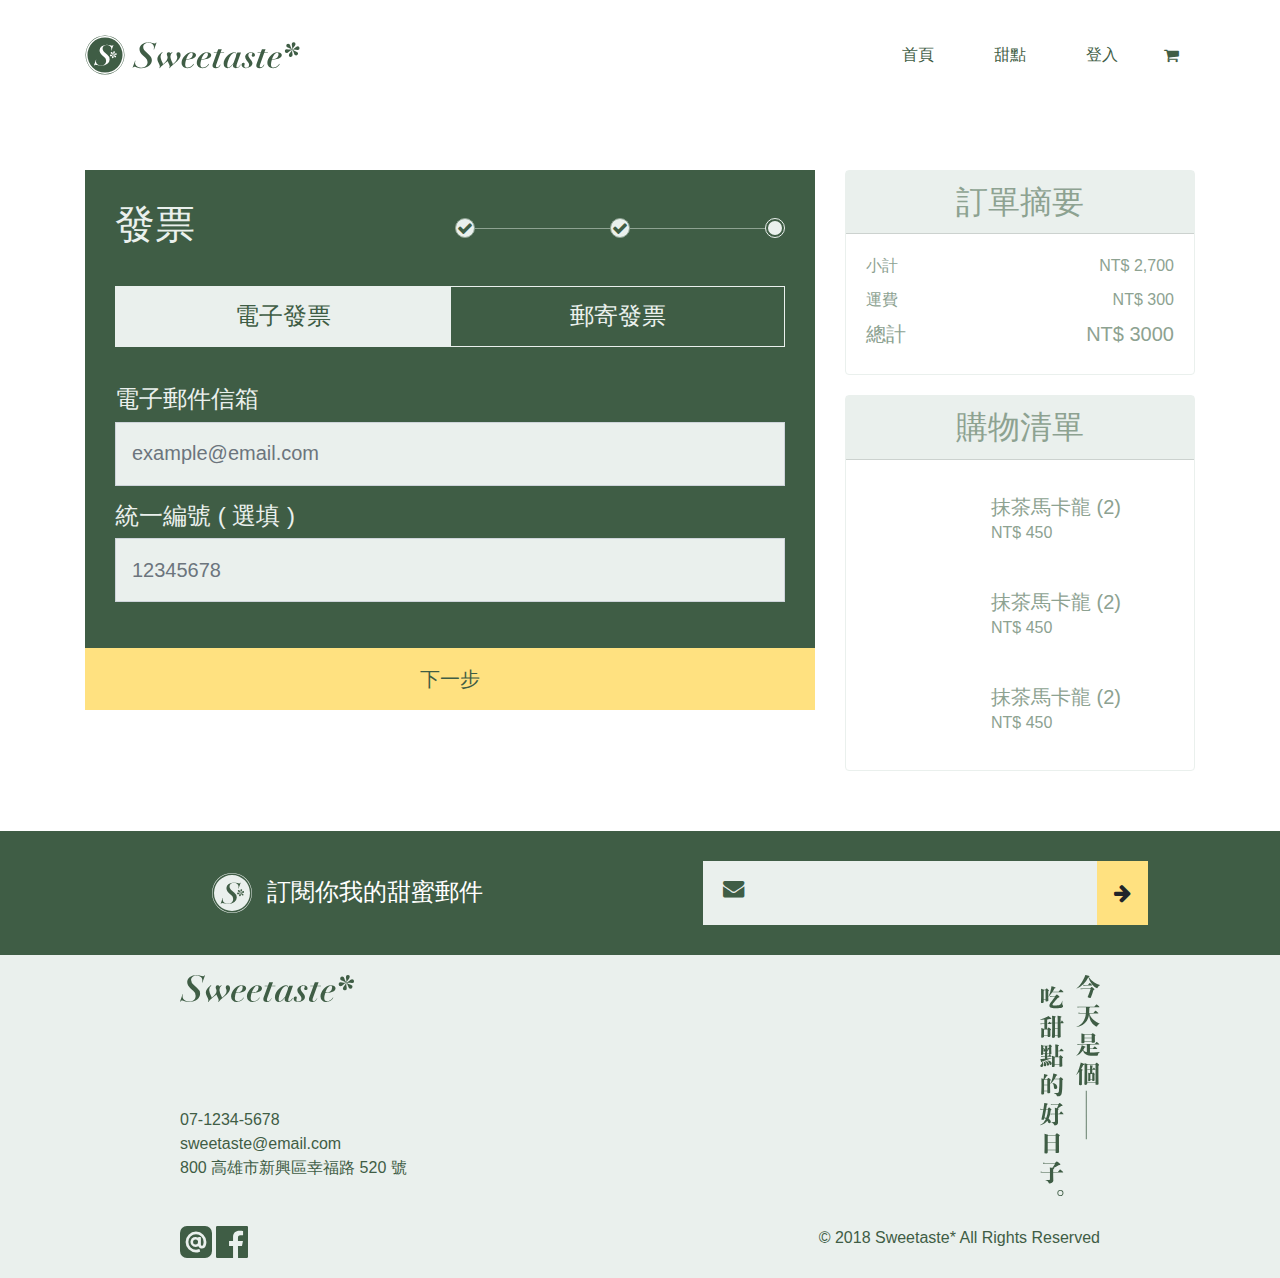
<file: checkout-2.html>
<!DOCTYPE html>
<html lang="en">

<head>
    <meta charset="UTF-8">
    <meta name="viewport" content="width=device-width, initial-scale=1.0">
    <meta http-equiv="X-UA-Compatible" content="ie=edge">
    <title>Dessert-checkout-2</title>
    <link rel="stylesheet" href="https://maxcdn.bootstrapcdn.com/font-awesome/4.7.0/css/font-awesome.min.css">
    <link rel="stylesheet" href="/stylesheets/all.css">
</head>

<body>
<!-- -------------------------------------navbar ---------------------------------------------->
<nav class="navbar navbar-expand-md navbar-light bg-white">
        <div class="container">
            <button class="navbar-toggler d-md-none" type="button" data-toggle="collapse"
                data-target="#navbarTogglerDemo03" aria-controls="navbarTogglerDemo03" aria-expanded="false"
                aria-label="Toggle navigation">
                <span class="navbar-toggler-icon"></span>
            </button>
            <a class="navbar-brand" href="index.html">
                <img class=" d-none d-md-inline-block" src="images/logo-all-dark.svg" height="40" alt="logo">
                <img class="d-inline-block d-md-none" src="images/logotype-sm-dark.svg" height="40" alt="logo_sm">
            </a>
            <a href="carts.html" class="d-flex order-md-1 nav-link text-main">
                <i class="fa fa-shopping-cart" aria-hidden="true"></i>
            </a>
            <div class="collapse navbar-collapse" id="navbarTogglerDemo03">
                <ul class="navbar-nav ml-auto">
                    <li class="nav-item active">
                        <a class="nav-link text-main" href="index.html">首頁 <span class="sr-only">(current)</span></a>
                    </li>
                    <li class="nav-item">
                        <a class="nav-link text-main" href="products.html">甜點</a>
                    </li>
                    <li class="nav-item">
                        <a class="nav-link text-main" href="register.html">登入</a>
                    </li>
                </ul>
            </div>
        </div>
    </nav>

    <!-- -------------------------------------checkout-2 ---------------------------------------------->
    <section class="container my-lg-6">
        <div class="row">
            <div class="col-lg-8">
                <div class="negative-margin mx-lg-0">
                    <div class="p-5 bg-main text-main-lighter">
                        <div class="form-row mb-5">
                            <div class="col-6">
                                <h1 class="h1">發票</h1>
                            </div>
                            <div class="col-6 d-flex align-items-center">
                                <div class="process-steps w-100">
                                    <div class="step-circle completed fa fa-check"></div>
                                    <div class="step-circle completed fa fa-check"></div>
                                    <div class="step-circle active"></div>
                                </div>
                            </div>
                        </div>
                        <nav class="nav nav-pills nav-fill nav-dark mb-5 d-flex justify-content-center">
                            <a href="#" class="nav-item nav-link h4 py-3 active">電子發票</a>
                            <a href="#" class="nav-item nav-link h4 py-3">郵寄發票</a>
                        </nav>
                        <div class="form-group">
                            <label class="h4" for="email">電子郵件信箱</label>
                            <input type="email" class="form-control form-control-lg bg-main-lighter" id="email" placeholder="example@email.com">
                        </div>
                        <div class="form-group">
                            <label class="h4" for="vat-number">統一編號 ( 選填 )</label>
                            <input type="text" class="form-control form-control-lg bg-main-lighter" id="vat-number" placeholder="12345678">
                        </div>
                    </div>
                </div>
                <div class="negative-margin mx-lg-0">
                    <a href="success.html" class="btn btn-accent btn-block btn-lg text-main py-3">下一步</a>
                </div>
            </div>

            <div class="col-lg-4 d-none d-lg-block">
                <div class="card border-main-lighter mb-4">
                    <h2 class="card-header bg-main-lighter text-center text-main-light rounded-0">
                        訂單摘要</h2>
                    <div class="card-body text-main-light">
                        <div class="d-flex justify-content-between mb-2">
                            <span>小計</span>
                            <span>NT$ 2,700</span>
                        </div>
                        <div class="d-flex justify-content-between mb-2">
                            <span>運費</span>
                            <span>NT$ 300</span>
                        </div>
                        <div class="d-flex justify-content-between">
                            <span class="h5">總計</span>
                            <span class="h5">NT$ 3000</span>
                        </div>
                    </div>
                </div>
                <div class="card border-main-lighter">
                    <h2 class="card-header bg-main-lighter text-center text-main-light rounded-0">
                        購物清單</h2>
                    <div class="card-body carts">
                        <div class="d-flex">
                            <div class="carts__img carts__img-sm mr-3"
                                style="background-image: url(https://images.unsplash.com/photo-1497052254059-f3e0bf1a5133?ixlib=rb-0.3.5&ixid=eyJhcHBfaWQiOjEyMDd9&s=ce7267675921fc7e41b5610f49750a40&auto=format&fit=crop&w=685&q=80)">
                            </div>
                            <div class="d-flex align-items-center">
                                <div class="flex-fill mr-lg-4 text-main-light">
                                    <span class="h5">抹茶馬卡龍 (2)</span><br />
                                    <span>NT$ 450</span>
                                </div>
                            </div>
                        </div>
                        <div class="d-flex mt-3">
                            <div class="carts__img carts__img-sm mr-3"
                                style="background-image: url(https://images.unsplash.com/photo-1497052254059-f3e0bf1a5133?ixlib=rb-0.3.5&ixid=eyJhcHBfaWQiOjEyMDd9&s=ce7267675921fc7e41b5610f49750a40&auto=format&fit=crop&w=685&q=80)">
                            </div>
                            <div class="d-flex align-items-center">
                                <div class="flex-fill mr-lg-4 text-main-light">
                                    <span class="h5">抹茶馬卡龍 (2)</span><br />
                                    <span>NT$ 450</span>
                                </div>
                            </div>
                        </div>
                        <div class="d-flex mt-3">
                            <div class="carts__img carts__img-sm mr-3"
                                style="background-image: url(https://images.unsplash.com/photo-1497052254059-f3e0bf1a5133?ixlib=rb-0.3.5&ixid=eyJhcHBfaWQiOjEyMDd9&s=ce7267675921fc7e41b5610f49750a40&auto=format&fit=crop&w=685&q=80)">
                            </div>
                            <div class="d-flex align-items-center">
                                <div class="flex-fill mr-lg-4 text-main-light">
                                    <span class="h5">抹茶馬卡龍 (2)</span><br />
                                    <span>NT$ 450</span>
                                </div>
                            </div>
                        </div>
                    </div>
                </div>
            </div>
        </div>
    </section>


    <!-- -------------------------------------section_5 ---------------------------------------------->
    <div class="py-5 bg-main">
            <div class="container">
                <div class="row justify-content-around">
                    <div class="col-md-5 d-flex align-items-center justify-content-center">
                        <img src="/images/logo-light.svg" width="40" height="40" alt="">
                        <span class="text-white h4 mb-0 mx-3">訂閱你我的甜蜜郵件</span>
                    </div>
                    <div class="col-md-5 mt-4 mt-md-0">
                        <div class="form-square form-square-icon d-flex justify-content-between">
                            <label for="subscription" class="fa fa-envelope fa-lg form-square-icon-move text-main"
                                aria-hidden="true"></label>
                            <input type="email" id="subscription" class="form-input">
                            <button class="btn btn-accent btn-lg d-flex align-items-center">
                                <i class="fa fa-arrow-right" aria-hidden="true"></i>
                            </button>
                        </div>
                    </div>
                </div>
            </div>
        </div>
    
        <!-- -------------------------------------footer ---------------------------------------------->
    
        <div class="py-4 bg-main-lighter">
            <div class="container">
                <div class="row justify-content-center">
                    <div class="col-md-5 d-flex flex-column justify-content-between">
                        <div class="mb-auto">
                            <img src="/images/logotype-sm-dark.svg" height="27" alt="">
                        </div>
                        <ul class="list-unstyled text-main mt-5">
                            <li>07-1234-5678</li>
                            <li><a href="mailto:sweetaste@email.com" class="text-main">sweetaste@email.com</a></li>
                            <li>800 高雄市新興區幸福路 520 號</li>
                        </ul>
                    </div>
                    <div class="col-md-5 d-none d-md-block text-right">
                        <img src="/images/sm-今天是個吃甜點的好日子.svg" width="60" alt="">
                    </div>
                </div>
                <div class="row justify-content-center mt-4">
                    <div class="col-md-5 mt-2">
                        <img src="/images/ic-line@.svg" height="32" alt="">
                        <img src="/images/ic-facebook.svg" height="32" alt="">
                    </div>
                    <div class="col-md-5 text-md-right text-main mt-2">
                        <span>© 2018 Sweetaste* All Rights Reserved</span>
                    </div>
                </div>
            </div>
        </div>

    <script src="https://code.jquery.com/jquery-3.3.1.slim.min.js"
        integrity="sha384-q8i/X+965DzO0rT7abK41JStQIAqVgRVzpbzo5smXKp4YfRvH+8abtTE1Pi6jizo"
        crossorigin="anonymous"></script>
    <script src="https://cdnjs.cloudflare.com/ajax/libs/popper.js/1.14.7/umd/popper.min.js"
        integrity="sha384-UO2eT0CpHqdSJQ6hJty5KVphtPhzWj9WO1clHTMGa3JDZwrnQq4sF86dIHNDz0W1"
        crossorigin="anonymous"></script>
    <script src="https://stackpath.bootstrapcdn.com/bootstrap/4.3.1/js/bootstrap.min.js"
        integrity="sha384-JjSmVgyd0p3pXB1rRibZUAYoIIy6OrQ6VrjIEaFf/nJGzIxFDsf4x0xIM+B07jRM"
        crossorigin="anonymous"></script>

</body>

</html>
</file>
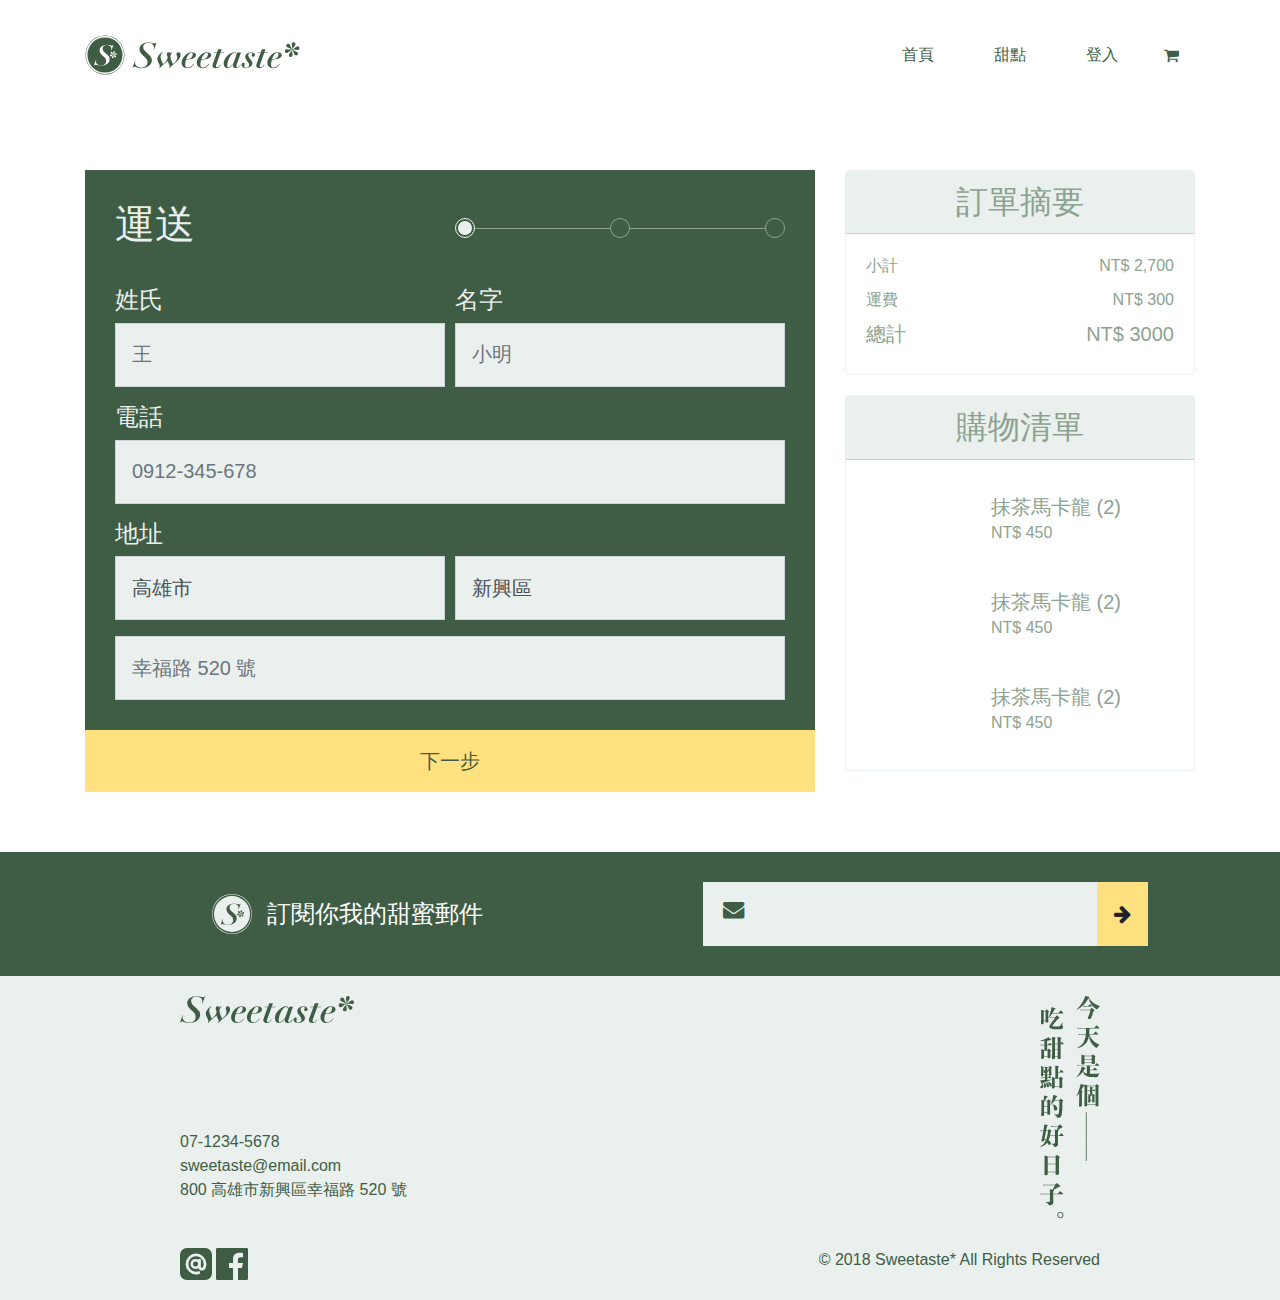
<file: checkout.html>
<!DOCTYPE html>
<html lang="en">

<head>
    <meta charset="UTF-8">
    <meta name="viewport" content="width=device-width, initial-scale=1.0">
    <meta http-equiv="X-UA-Compatible" content="ie=edge">
    <title>Dessert-checkout</title>
    <link rel="stylesheet" href="https://maxcdn.bootstrapcdn.com/font-awesome/4.7.0/css/font-awesome.min.css">
    <link rel="stylesheet" href="/stylesheets/all.css">
</head>

<body>
    <!-- -------------------------------------navbar ---------------------------------------------->
    <nav class="navbar navbar-expand-md navbar-light bg-white">
        <div class="container">
            <button class="navbar-toggler d-md-none" type="button" data-toggle="collapse"
                data-target="#navbarTogglerDemo03" aria-controls="navbarTogglerDemo03" aria-expanded="false"
                aria-label="Toggle navigation">
                <span class="navbar-toggler-icon"></span>
            </button>
            <a class="navbar-brand" href="index.html">
                <img class=" d-none d-md-inline-block" src="images/logo-all-dark.svg" height="40" alt="logo">
                <img class="d-inline-block d-md-none" src="images/logotype-sm-dark.svg" height="40" alt="logo_sm">
            </a>
            <a href="carts.html" class="d-flex order-md-1 nav-link text-main">
                <i class="fa fa-shopping-cart" aria-hidden="true"></i>
            </a>
            <div class="collapse navbar-collapse" id="navbarTogglerDemo03">
                <ul class="navbar-nav ml-auto">
                    <li class="nav-item active">
                        <a class="nav-link text-main" href="index.html">首頁 <span class="sr-only">(current)</span></a>
                    </li>
                    <li class="nav-item">
                        <a class="nav-link text-main" href="products.html">甜點</a>
                    </li>
                    <li class="nav-item">
                        <a class="nav-link text-main" href="register.html">登入</a>
                    </li>
                </ul>
            </div>
        </div>
    </nav>
    <!-- -------------------------------------checkout ---------------------------------------------->
    <section class="container my-lg-6">
        <div class="row">
            <div class="col-lg-8">
                <div class="negative-margin mx-lg-0">
                    <div class="p-5 bg-main text-main-lighter">
                        <div class="form-row mb-5">
                            <div class="col-6">
                                <h1 class="h1">運送</h1>
                            </div>
                            <div class="col-6 d-flex align-items-center">
                                <div class="process-steps w-100">
                                    <div class="step-circle active"></div>
                                    <div class="step-circle"></div>
                                    <div class="step-circle"></div>
                                </div>
                            </div>
                        </div>

                        <div class="form-row">
                            <div class="col-6">
                                <div class="form-group">
                                    <label class="h4" for="lastname">姓氏</label>
                                    <input type="text" id="lastname"
                                        class="form-control form-control-lg bg-main-lighter" placeholder="王">
                                </div>
                            </div>
                            <div class="col-6">
                                <div class="form-group">
                                    <label class="h4" for="firstname">名字</label>
                                    <input type="text" id="firstname"
                                        class="form-control form-control-lg bg-main-lighter" placeholder="小明">
                                </div>
                            </div>
                        </div>

                        <label class="h4" for="tel">電話</label>
                        <div class="form-group">
                            <input type="tel" id="tel" class="form-control form-control-lg bg-main-lighter"
                                placeholder="0912-345-678">
                        </div>


                        <label class="h4" for="city">地址</label>
                        <div class="form-row">
                            <div class="col-6">
                                <div class="form-group">
                                    <select name="" id="city" class="form-control form-control-lg bg-main-lighter">
                                        <option value="高雄市">高雄市</option>
                                    </select>
                                </div>
                            </div>
                            <div class="col-6">
                                <div class="form-group">
                                    <select name="" id="region" class="form-control form-control-lg bg-main-lighter">
                                        <option value="新興區">新興區</option>
                                    </select>
                                </div>
                            </div>
                        </div>
                        <div class="form-group mb-0">
                            <input id="address" type="text" class="form-control form-control-lg bg-main-lighter"
                                placeholder="幸福路 520 號">
                        </div>
                    </div>
                </div>
                <div class="negative-margin mx-lg-0">
                    <a href="checkout-1.html" class="btn btn-accent btn-block btn-lg text-main py-3">下一步</a>
                </div>
            </div>

            <div class="col-lg-4 d-none d-lg-block">
                <div class="card border-main-lighter mb-4">
                    <h2 class="card-header bg-main-lighter text-center text-main-light rounded-0">
                        訂單摘要</h2>
                    <div class="card-body text-main-light">
                        <div class="d-flex justify-content-between mb-2">
                            <span>小計</span>
                            <span>NT$ 2,700</span>
                        </div>
                        <div class="d-flex justify-content-between mb-2">
                            <span>運費</span>
                            <span>NT$ 300</span>
                        </div>
                        <div class="d-flex justify-content-between">
                            <span class="h5">總計</span>
                            <span class="h5">NT$ 3000</span>
                        </div>
                    </div>
                </div>
                <div class="card border-main-lighter">
                    <h2 class="card-header bg-main-lighter text-center text-main-light rounded-0">
                        購物清單</h2>
                    <div class="card-body carts">
                        <div class="d-flex">
                            <div class="carts__img carts__img-sm mr-3"
                                style="background-image: url(https://images.unsplash.com/photo-1497052254059-f3e0bf1a5133?ixlib=rb-0.3.5&ixid=eyJhcHBfaWQiOjEyMDd9&s=ce7267675921fc7e41b5610f49750a40&auto=format&fit=crop&w=685&q=80)">
                            </div>
                            <div class="d-flex align-items-center">
                                <div class="flex-fill mr-lg-4 text-main-light">
                                    <span class="h5">抹茶馬卡龍 (2)</span><br />
                                    <span>NT$ 450</span>
                                </div>
                            </div>
                        </div>
                        <div class="d-flex mt-3">
                            <div class="carts__img carts__img-sm mr-3"
                                style="background-image: url(https://images.unsplash.com/photo-1497052254059-f3e0bf1a5133?ixlib=rb-0.3.5&ixid=eyJhcHBfaWQiOjEyMDd9&s=ce7267675921fc7e41b5610f49750a40&auto=format&fit=crop&w=685&q=80)">
                            </div>
                            <div class="d-flex align-items-center">
                                <div class="flex-fill mr-lg-4 text-main-light">
                                    <span class="h5">抹茶馬卡龍 (2)</span><br />
                                    <span>NT$ 450</span>
                                </div>
                            </div>
                        </div>
                        <div class="d-flex mt-3">
                            <div class="carts__img carts__img-sm mr-3"
                                style="background-image: url(https://images.unsplash.com/photo-1497052254059-f3e0bf1a5133?ixlib=rb-0.3.5&ixid=eyJhcHBfaWQiOjEyMDd9&s=ce7267675921fc7e41b5610f49750a40&auto=format&fit=crop&w=685&q=80)">
                            </div>
                            <div class="d-flex align-items-center">
                                <div class="flex-fill mr-lg-4 text-main-light">
                                    <span class="h5">抹茶馬卡龍 (2)</span><br />
                                    <span>NT$ 450</span>
                                </div>
                            </div>
                        </div>
                    </div>
                </div>
            </div>
        </div>
    </section>

    <!-- -------------------------------------section_5 ---------------------------------------------->
    <div class="py-5 bg-main">
        <div class="container">
            <div class="row justify-content-around">
                <div class="col-md-5 d-flex align-items-center justify-content-center">
                    <img src="/images/logo-light.svg" width="40" height="40" alt="">
                    <span class="text-white h4 mb-0 mx-3">訂閱你我的甜蜜郵件</span>
                </div>
                <div class="col-md-5 mt-4 mt-md-0">
                    <div class="form-square form-square-icon d-flex justify-content-between">
                        <label for="subscription" class="fa fa-envelope fa-lg form-square-icon-move text-main"
                            aria-hidden="true"></label>
                        <input type="email" id="subscription" class="form-input">
                        <button class="btn btn-accent btn-lg d-flex align-items-center">
                            <i class="fa fa-arrow-right" aria-hidden="true"></i>
                        </button>
                    </div>
                </div>
            </div>
        </div>
    </div>

    <!-- -------------------------------------footer ---------------------------------------------->

    <div class="py-4 bg-main-lighter">
        <div class="container">
            <div class="row justify-content-center">
                <div class="col-md-5 d-flex flex-column justify-content-between">
                    <div class="mb-auto">
                        <img src="/images/logotype-sm-dark.svg" height="27" alt="">
                    </div>
                    <ul class="list-unstyled text-main mt-5">
                        <li>07-1234-5678</li>
                        <li><a href="mailto:sweetaste@email.com" class="text-main">sweetaste@email.com</a></li>
                        <li>800 高雄市新興區幸福路 520 號</li>
                    </ul>
                </div>
                <div class="col-md-5 d-none d-md-block text-right">
                    <img src="/images/sm-今天是個吃甜點的好日子.svg" width="60" alt="">
                </div>
            </div>
            <div class="row justify-content-center mt-4">
                <div class="col-md-5 mt-2">
                    <img src="/images/ic-line@.svg" height="32" alt="">
                    <img src="/images/ic-facebook.svg" height="32" alt="">
                </div>
                <div class="col-md-5 text-md-right text-main mt-2">
                    <span>© 2018 Sweetaste* All Rights Reserved</span>
                </div>
            </div>
        </div>
    </div>


    <script src="https://code.jquery.com/jquery-3.3.1.slim.min.js"
        integrity="sha384-q8i/X+965DzO0rT7abK41JStQIAqVgRVzpbzo5smXKp4YfRvH+8abtTE1Pi6jizo"
        crossorigin="anonymous"></script>
    <script src="https://cdnjs.cloudflare.com/ajax/libs/popper.js/1.14.7/umd/popper.min.js"
        integrity="sha384-UO2eT0CpHqdSJQ6hJty5KVphtPhzWj9WO1clHTMGa3JDZwrnQq4sF86dIHNDz0W1"
        crossorigin="anonymous"></script>
    <script src="https://stackpath.bootstrapcdn.com/bootstrap/4.3.1/js/bootstrap.min.js"
        integrity="sha384-JjSmVgyd0p3pXB1rRibZUAYoIIy6OrQ6VrjIEaFf/nJGzIxFDsf4x0xIM+B07jRM"
        crossorigin="anonymous"></script>

</body>

</html>
</file>
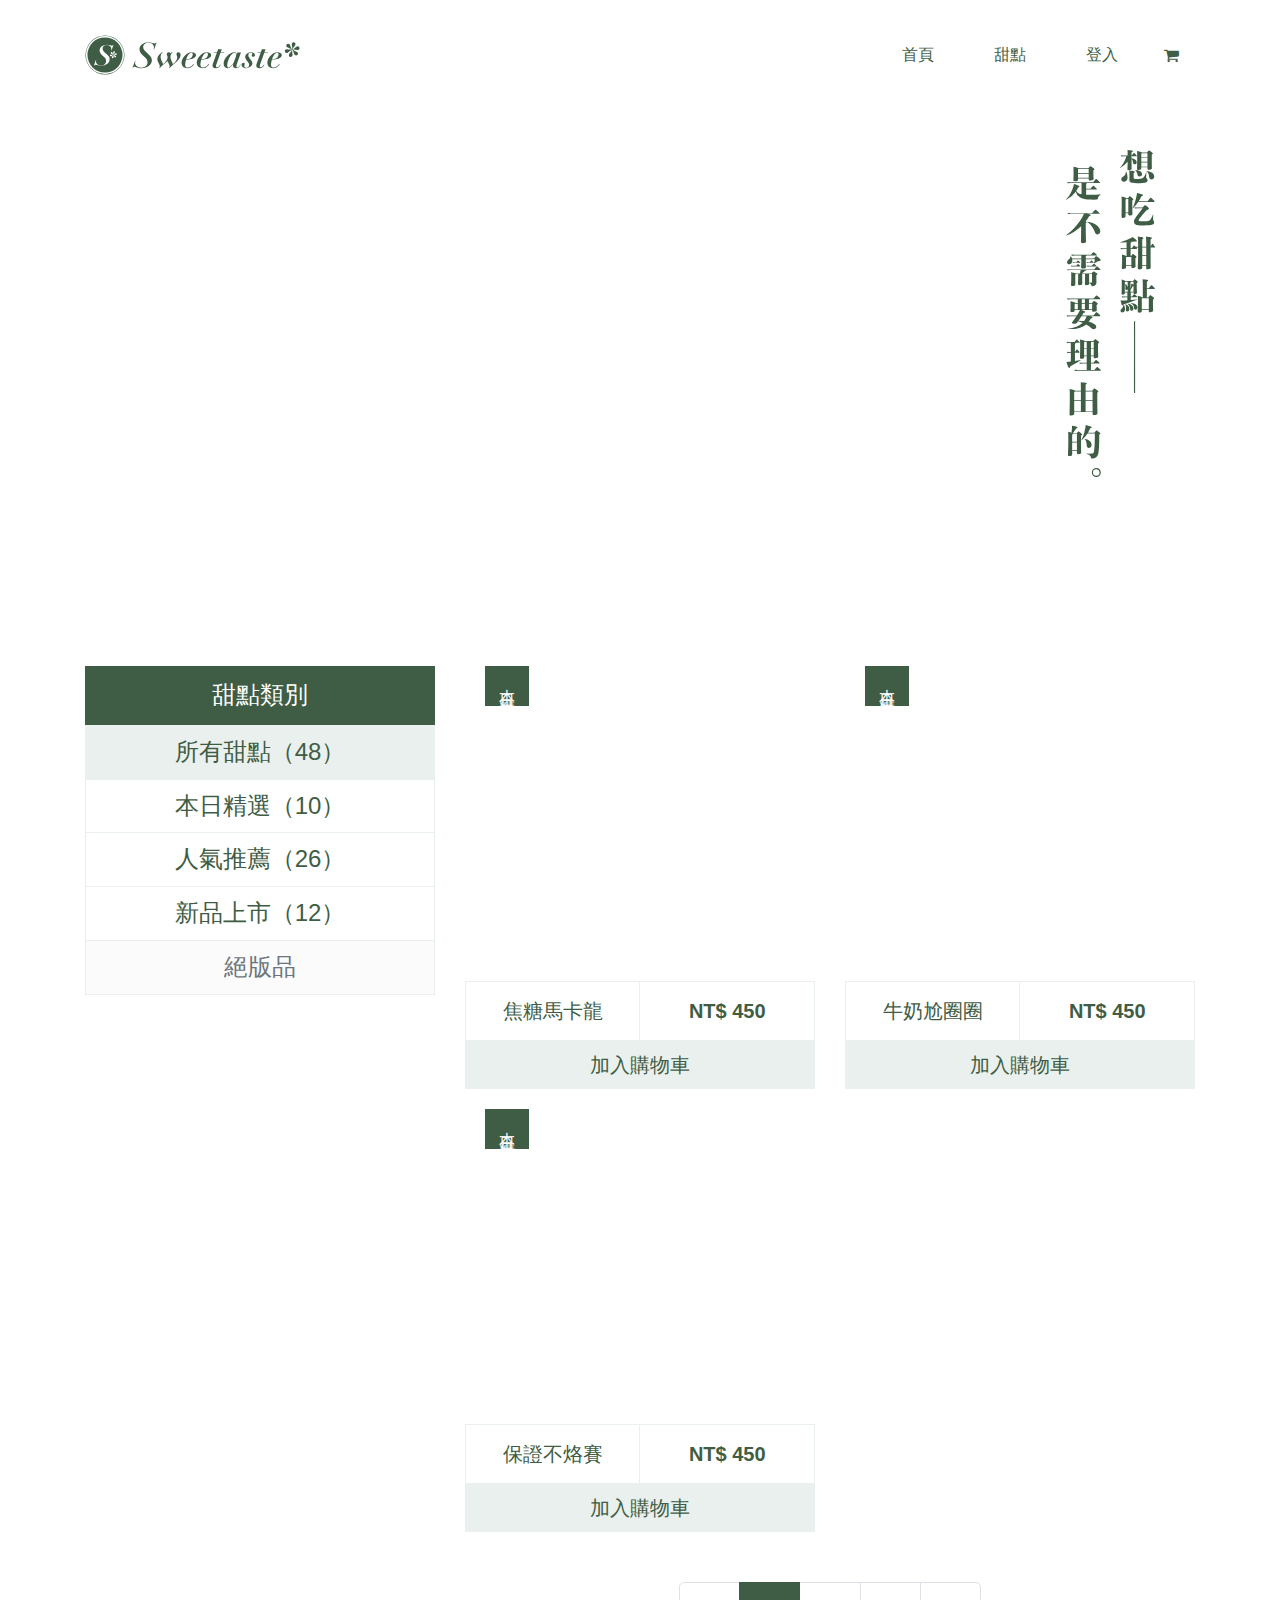
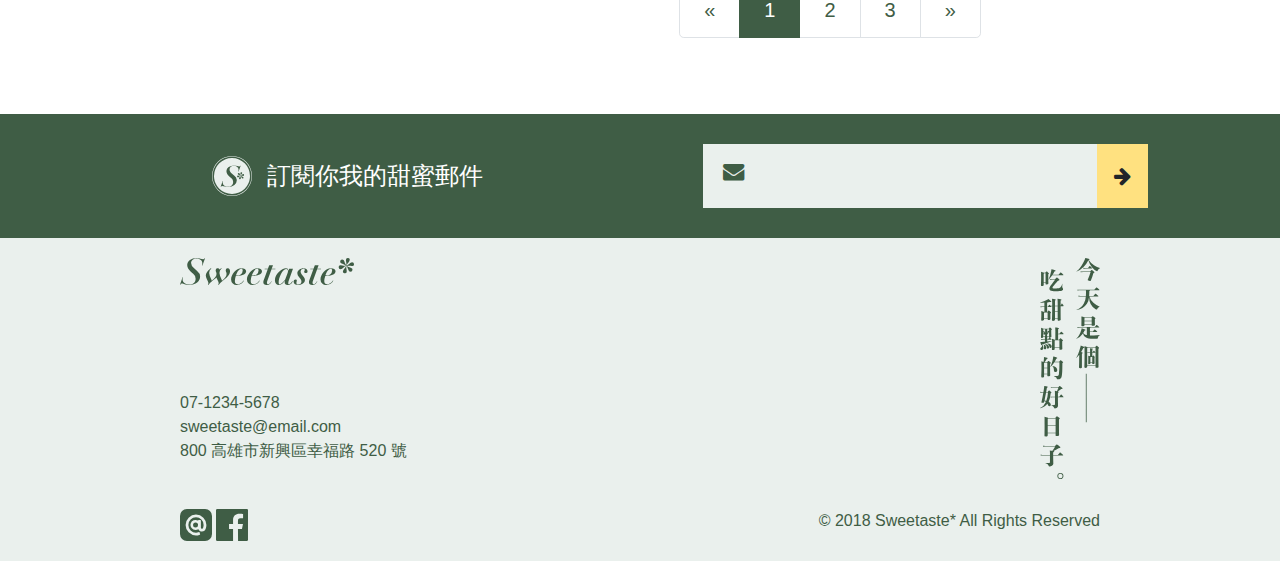
<file: products.html>
<!DOCTYPE html>
<html lang="en">

<head>
    <meta charset="UTF-8">
    <meta name="viewport" content="width=device-width, initial-scale=1.0">
    <meta http-equiv="X-UA-Compatible" content="ie=edge">
    <title>Dessert-Products</title>
    <link rel="stylesheet" href="https://maxcdn.bootstrapcdn.com/font-awesome/4.7.0/css/font-awesome.min.css">
    <link rel="stylesheet" href="/stylesheets/all.css">
</head>

<body>

    <!-- -------------------------------------navbar ---------------------------------------------->
    <nav class="navbar navbar-expand-md navbar-light bg-white">
        <div class="container">
            <button class="navbar-toggler d-md-none" type="button" data-toggle="collapse"
                data-target="#navbarTogglerDemo03" aria-controls="navbarTogglerDemo03" aria-expanded="false"
                aria-label="Toggle navigation">
                <span class="navbar-toggler-icon"></span>
            </button>
            <a class="navbar-brand" href="index.html">
                <img class=" d-none d-md-inline-block" src="images/logo-all-dark.svg" height="40" alt="logo">
                <img class="d-inline-block d-md-none" src="images/logotype-sm-dark.svg" height="40" alt="logo_sm">
            </a>
            <a href="carts.html" class="d-flex order-md-1 nav-link text-main">
                <i class="fa fa-shopping-cart" aria-hidden="true"></i>
            </a>
            <div class="collapse navbar-collapse" id="navbarTogglerDemo03">
                <ul class="navbar-nav ml-auto">
                    <li class="nav-item">
                        <a class="nav-link text-main" href="index.html">首頁 <span class="sr-only">(current)</span></a>
                    </li>
                    <li class="nav-item active">
                        <a class="nav-link text-main" href="products.html">甜點</a>
                    </li>
                    <li class="nav-item">
                        <a class="nav-link text-main" href="register.html">登入</a>
                    </li>
                </ul>
            </div>
        </div>
    </nav>
    <!-- -------------------------------------header ---------------------------------------------->

    <div class="container px-0 px-md-3">
        <header class="header">
            <div class="header__img bg-cover"
                style="background-image: url(https://images.unsplash.com/photo-1512484457149-266d165a4eca?ixlib=rb-0.3.5&ixid=eyJhcHBfaWQiOjEyMDd9&s=786581a33fd6c9343735655439ce2e5a&auto=format&fit=crop&w=1380&q=80)">
            </div>
            <h1 class="text-hide">
                想吃甜點是不需要理由的
                <img src="/images/lg-想吃甜點是不需要理由的.svg" class="header__img__context" width="89" alt="">
            </h1>
        </header>
    </div>

    <!-- -------------------------------------list group-left ---------------------------------------------->

    <section class="container my-6">
        <div class="row">
            <div class="col-md-4">
                <h2 class="mb-0 py-3 text-white bg-main text-center h4">甜點類別</h2>
                <div class="list-group text-center">
                    <a href="#" class="list-group-item list-group-item-action h4 active">
                        所有甜點（48）
                    </a>
                    <a href="#" class="list-group-item list-group-item-action h4 ">本日精選（10）</a>
                    <a href="#" class="list-group-item list-group-item-action h4">人氣推薦（26）</a>
                    <a href="#" class="list-group-item list-group-item-action h4">新品上市（12）</a>
                    <a href="#" class="list-group-item list-group-item-action h4 disabled" tabindex="-1"
                        aria-disabled="true">絕版品</a>
                </div>
            </div>
            <!-- -------------------------------------list group-right ---------------------------------------------->
            <div class="col-md-8">
                <div class="row">
                    <div class="col-md-6">
                        <div class="item__card mb-4 text-main">
                            <div class="item__img"
                                style="background-image: url(https://images.unsplash.com/photo-1534073737927-85f1ebff1f5d?ixlib=rb-0.3.5&ixid=eyJhcHBfaWQiOjEyMDd9&s=1204e5551548223af82981f0025984ef&auto=format&fit=crop&w=634&q=80)">
                                <div class="item__tag">本日精選</div>
                            </div>
                            <div class="item__body d-flex text-center">
                                <div class="item__name col">
                                    焦糖馬卡龍
                                </div>
                                <strong class="item__price col">
                                    NT$ 450
                                </strong>
                            </div>
                            <a href="#" class="text-main btn btn-lg btn-main-lighter btn-block">加入購物車</a>
                        </div>
                    </div>
                    <div class="col-md-6">
                        <div class="item__card mb-4 text-main">
                            <div class="item__img"
                                style="background-image: url(https://images.unsplash.com/photo-1525059337994-6f2a1311b4d4?ixlib=rb-0.3.5&ixid=eyJhcHBfaWQiOjEyMDd9&s=7ce5bbf66bdb4ed3b6965f0b3618aa43&auto=format&fit=crop&w=654&q=80)">
                                <div class="item__tag">本日精選</div>
                            </div>
                            <div class="item__body d-flex text-center">
                                <div class="item__name col">
                                    牛奶尬圈圈
                                </div>
                                <strong class="item__price col">
                                    NT$ 450
                                </strong>
                            </div>
                            <a href="#" class="text-main btn btn-lg btn-main-lighter btn-block">加入購物車</a>
                        </div>
                    </div>
                    <div class="col-md-6">
                        <div class="item__card mb-4 text-main">
                            <div class="item__img" style="background-image: url(https://bit.ly/2QiWeQW)">
                                <div class="item__tag">本日精選</div>
                            </div>
                            <div class="item__body d-flex text-center">
                                <div class="item__name col">
                                    保證不烙賽
                                </div>
                                <strong class="item__price col">
                                    NT$ 450
                                </strong>
                            </div>
                            <a href="#" class="text-main btn btn-lg btn-main-lighter btn-block">加入購物車</a>
                        </div>
                    </div>
                </div>
                <!--------------------------------------- pagination ---------------------------------------->
                <nav aria-label="Page navigation">
                    <ul class="pagination pagination-lg justify-content-center mt-5">
                        <li class="page-item">
                            <a class="page-link" href="#" aria-label="Previous">
                                <span aria-hidden="true">&laquo;</span>
                            </a>
                        </li>
                        <li class="page-item active"><a class="page-link" href="#">1</a></li>
                        <li class="page-item"><a class="page-link" href="#">2</a></li>
                        <li class="page-item"><a class="page-link" href="#">3</a></li>
                        <li class="page-item">
                            <a class="page-link" href="#" aria-label="Next">
                                <span aria-hidden="true">&raquo;</span>
                            </a>
                        </li>
                    </ul>
                </nav>
            </div>
        </div>
    </section>







    <!-- -------------------------------------section_5 ---------------------------------------------->
    <div class="py-5 bg-main">
        <div class="container">
            <div class="row justify-content-around">
                <div class="col-md-5 d-flex align-items-center justify-content-center">
                    <img src="/images/logo-light.svg" width="40" height="40" alt="">
                    <span class="text-white h4 mb-0 mx-3">訂閱你我的甜蜜郵件</span>
                </div>
                <div class="col-md-5 mt-4 mt-md-0">
                    <div class="form-square form-square-icon d-flex justify-content-between">
                        <label for="subscription" class="fa fa-envelope fa-lg form-square-icon-move text-main"
                            aria-hidden="true"></label>
                        <input type="email" id="subscription" class="form-input">
                        <button class="btn btn-accent btn-lg d-flex align-items-center">
                            <i class="fa fa-arrow-right" aria-hidden="true"></i>
                        </button>
                    </div>
                </div>
            </div>
        </div>
    </div>

    <!-- -------------------------------------footer ---------------------------------------------->

    <div class="py-4 bg-main-lighter">
        <div class="container">
            <div class="row justify-content-center">
                <div class="col-md-5 d-flex flex-column justify-content-between">
                    <div class="mb-auto">
                        <img src="/images/logotype-sm-dark.svg" height="27" alt="">
                    </div>
                    <ul class="list-unstyled text-main mt-5">
                        <li>07-1234-5678</li>
                        <li><a href="mailto:sweetaste@email.com" class="text-main">sweetaste@email.com</a></li>
                        <li>800 高雄市新興區幸福路 520 號</li>
                    </ul>
                </div>
                <div class="col-md-5 d-none d-md-block text-right">
                    <img src="/images/sm-今天是個吃甜點的好日子.svg" width="60" alt="">
                </div>
            </div>
            <div class="row justify-content-center mt-4">
                <div class="col-md-5 mt-2">
                    <img src="/images/ic-line@.svg" height="32" alt="">
                    <img src="/images/ic-facebook.svg" height="32" alt="">
                </div>
                <div class="col-md-5 text-md-right text-main mt-2">
                    <span>© 2018 Sweetaste* All Rights Reserved</span>
                </div>
            </div>
        </div>
    </div>

    <script src="https://code.jquery.com/jquery-3.3.1.slim.min.js"
        integrity="sha384-q8i/X+965DzO0rT7abK41JStQIAqVgRVzpbzo5smXKp4YfRvH+8abtTE1Pi6jizo"
        crossorigin="anonymous"></script>
    <script src="https://cdnjs.cloudflare.com/ajax/libs/popper.js/1.14.7/umd/popper.min.js"
        integrity="sha384-UO2eT0CpHqdSJQ6hJty5KVphtPhzWj9WO1clHTMGa3JDZwrnQq4sF86dIHNDz0W1"
        crossorigin="anonymous"></script>
    <script src="https://stackpath.bootstrapcdn.com/bootstrap/4.3.1/js/bootstrap.min.js"
        integrity="sha384-JjSmVgyd0p3pXB1rRibZUAYoIIy6OrQ6VrjIEaFf/nJGzIxFDsf4x0xIM+B07jRM"
        crossorigin="anonymous"></script>

</body>

</html>
</file>
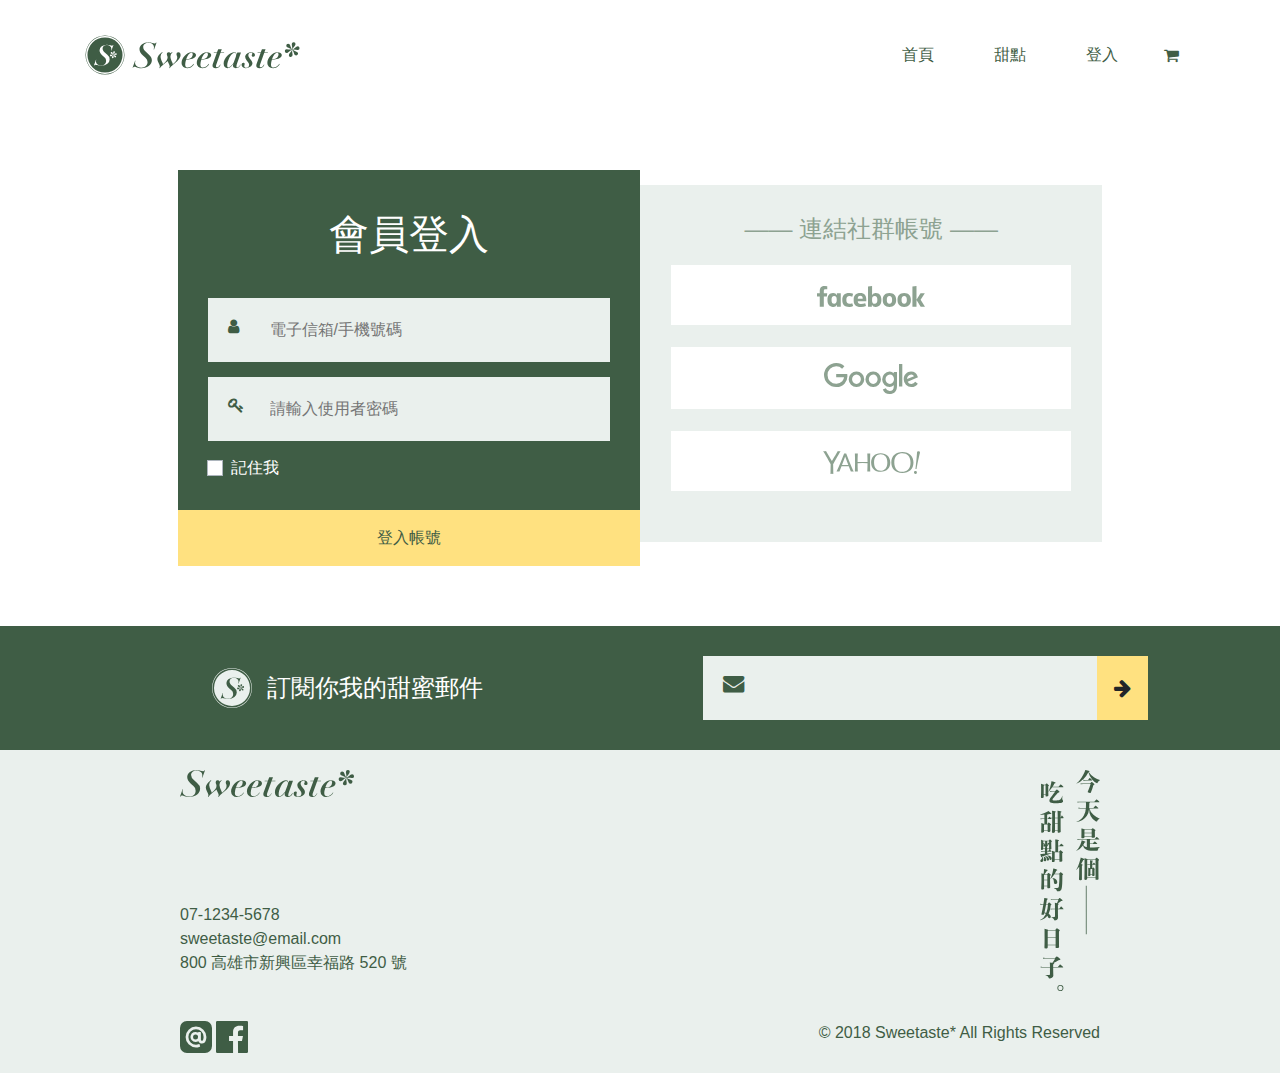
<file: register.html>
<!DOCTYPE html>
<html lang="en">

<head>
    <meta charset="UTF-8">
    <meta name="viewport" content="width=device-width, initial-scale=1.0">
    <meta http-equiv="X-UA-Compatible" content="ie=edge">
    <title>Dessert-register</title>
    <link rel="stylesheet" href="https://maxcdn.bootstrapcdn.com/font-awesome/4.7.0/css/font-awesome.min.css">
    <link rel="stylesheet" href="/stylesheets/all.css">

</head>


<body>
    <!-- -------------------------------------navbar ---------------------------------------------->
    <nav class="navbar navbar-expand-md navbar-light bg-white">
        <div class="container">
            <button class="navbar-toggler d-md-none" type="button" data-toggle="collapse"
                data-target="#navbarTogglerDemo03" aria-controls="navbarTogglerDemo03" aria-expanded="false"
                aria-label="Toggle navigation">
                <span class="navbar-toggler-icon"></span>
            </button>
            <a class="navbar-brand" href="index.html">
                <img class=" d-none d-md-inline-block" src="images/logo-all-dark.svg" height="40" alt="logo">
                <img class="d-inline-block d-md-none" src="images/logotype-sm-dark.svg" height="40" alt="logo_sm">
            </a>
            <a href="carts.html" class="d-flex order-md-1 nav-link text-main">
                <i class="fa fa-shopping-cart" aria-hidden="true"></i>
            </a>
            <div class="collapse navbar-collapse" id="navbarTogglerDemo03">
                <ul class="navbar-nav ml-auto">
                    <li class="nav-item">
                        <a class="nav-link text-main" href="index.html">首頁 <span class="sr-only">(current)</span></a>
                    </li>
                    <li class="nav-item">
                        <a class="nav-link text-main" href="products.html">甜點</a>
                    </li>
                    <li class="nav-item active">
                        <a class="nav-link text-main" href="register.html">登入</a>
                    </li>
                </ul>
            </div>
        </div>
    </nav>
    <!-- -------------------------------------section_register --------------------------------------->

    <section class="container px-0 px-md-3 my-md-6">
        <div class="row justify-content-center no-gutters">
            <div class="col-md-10">
                <div class="py-5 bg-main d-md-none">
                    <h1 class="mt-2 mb-2 text-white text-center">會員登入</h1>
                </div>
                <div class="row no-gutters flex-md-row-reverse">
                    <div class="col-md-6 py-md-3">
                        <div class="p-5 bg-main-lighter">
                            <h2 class="h4 text-center text-main-light d-none d-md-block">—— 連結社群帳號 ——</h2>
                            <div class="row no-gutters mt-md-4">
                                <div class="col-4 col-md-12 mb-md-4">
                                    <button class="btn btn-block btn-lg btn-brand-light py-3 h-100">
                                        <img src="/images/ic-facebook-logotype.svg" class="img-fluid" width="108"
                                            alt="">
                                    </button>
                                </div>
                                <div class="col-4 col-md-12 mb-md-4">
                                    <button class="btn btn-block btn-lg btn-brand-light py-3 h-100">
                                        <img src="/images/ic-google.svg" class="img-fluid" width="94" alt="">
                                    </button>
                                </div>
                                <div class="col-4 col-md-12 mb-md-4">
                                    <button class="btn btn-block btn-lg btn-brand-light py-3 h-100">
                                        <img src="/images/ic-yahoo.svg" class="img-fluid" width="97" alt="">
                                    </button>
                                </div>
                            </div>
                        </div>
                    </div>
                    <div class="col-md-6">
                        <div class="py-5 bg-main d-none d-md-block">
                            <h1 class="mt-2 mb-2 text-white text-center">會員登入</h1>
                        </div>
                        <div class="p-5 pt-md-0 bg-main">
                            <div class="form-square text-main form-square-icon mb-3 d-flex justify-content-between">
                                <label for="username" class="fa fa-user form-square-icon-move"
                                    aria-hidden="true"></label>
                                <input type="text" id="username" class="form-input w-100" placeholder="電子信箱/手機號碼">
                            </div>
                            <div class="form-square text-main form-square-icon mb-3 d-flex justify-content-between">
                                <label for="password" class="fa fa-key form-square-icon-move"
                                    aria-hidden="true"></label>
                                <input type="password" id="password" class="form-input w-100" placeholder="請輸入使用者密碼">
                            </div>
                            <div class="custom-control custom-checkbox mb-0">
                                <input class="custom-control-input" type="checkbox" id="rememberme">
                                <label class="custom-control-label text-white ml-3" for="rememberme">記住我</label>
                            </div>
                        </div>
                        <button class="btn btn-block bg-accent py-3 text-main rounded-0">登入帳號</button>
                    </div>
                </div>
            </div>
        </div>
    </section>

    <!-- -------------------------------------section_5 ---------------------------------------------->
    <div class="py-5 bg-main">
        <div class="container">
            <div class="row justify-content-around">
                <div class="col-md-5 d-flex align-items-center justify-content-center">
                    <img src="/images/logo-light.svg" width="40" height="40" alt="">
                    <span class="text-white h4 mb-0 mx-3">訂閱你我的甜蜜郵件</span>
                </div>
                <div class="col-md-5 mt-4 mt-md-0">
                    <div class="form-square form-square-icon d-flex justify-content-between">
                        <label for="subscription" class="fa fa-envelope fa-lg form-square-icon-move text-main"
                            aria-hidden="true"></label>
                        <input type="email" id="subscription" class="form-input">
                        <button class="btn btn-accent btn-lg d-flex align-items-center">
                            <i class="fa fa-arrow-right" aria-hidden="true"></i>
                        </button>
                    </div>
                </div>
            </div>
        </div>
    </div>






    <!-- -------------------------------------footer ---------------------------------------------->

    <div class="py-4 bg-main-lighter">
        <div class="container">
            <div class="row justify-content-center">
                <div class="col-md-5 d-flex flex-column justify-content-between">
                    <div class="mb-auto">
                        <img src="/images/logotype-sm-dark.svg" height="27" alt="">
                    </div>
                    <ul class="list-unstyled text-main mt-5">
                        <li>07-1234-5678</li>
                        <li><a href="mailto:sweetaste@email.com" class="text-main">sweetaste@email.com</a></li>
                        <li>800 高雄市新興區幸福路 520 號</li>
                    </ul>
                </div>
                <div class="col-md-5 d-none d-md-block text-right">
                    <img src="/images/sm-今天是個吃甜點的好日子.svg" width="60" alt="">
                </div>
            </div>
            <div class="row justify-content-center mt-4">
                <div class="col-md-5 mt-2">
                    <img src="/images/ic-line@.svg" height="32" alt="">
                    <img src="/images/ic-facebook.svg" height="32" alt="">
                </div>
                <div class="col-md-5 text-md-right text-main mt-2">
                    <span>© 2018 Sweetaste* All Rights Reserved</span>
                </div>
            </div>
        </div>
    </div>


    <script src="https://code.jquery.com/jquery-3.3.1.slim.min.js"
        integrity="sha384-q8i/X+965DzO0rT7abK41JStQIAqVgRVzpbzo5smXKp4YfRvH+8abtTE1Pi6jizo"
        crossorigin="anonymous"></script>
    <script src="https://cdnjs.cloudflare.com/ajax/libs/popper.js/1.14.7/umd/popper.min.js"
        integrity="sha384-UO2eT0CpHqdSJQ6hJty5KVphtPhzWj9WO1clHTMGa3JDZwrnQq4sF86dIHNDz0W1"
        crossorigin="anonymous"></script>
    <script src="https://stackpath.bootstrapcdn.com/bootstrap/4.3.1/js/bootstrap.min.js"
        integrity="sha384-JjSmVgyd0p3pXB1rRibZUAYoIIy6OrQ6VrjIEaFf/nJGzIxFDsf4x0xIM+B07jRM"
        crossorigin="anonymous"></script>
</body>

</html>
</file>
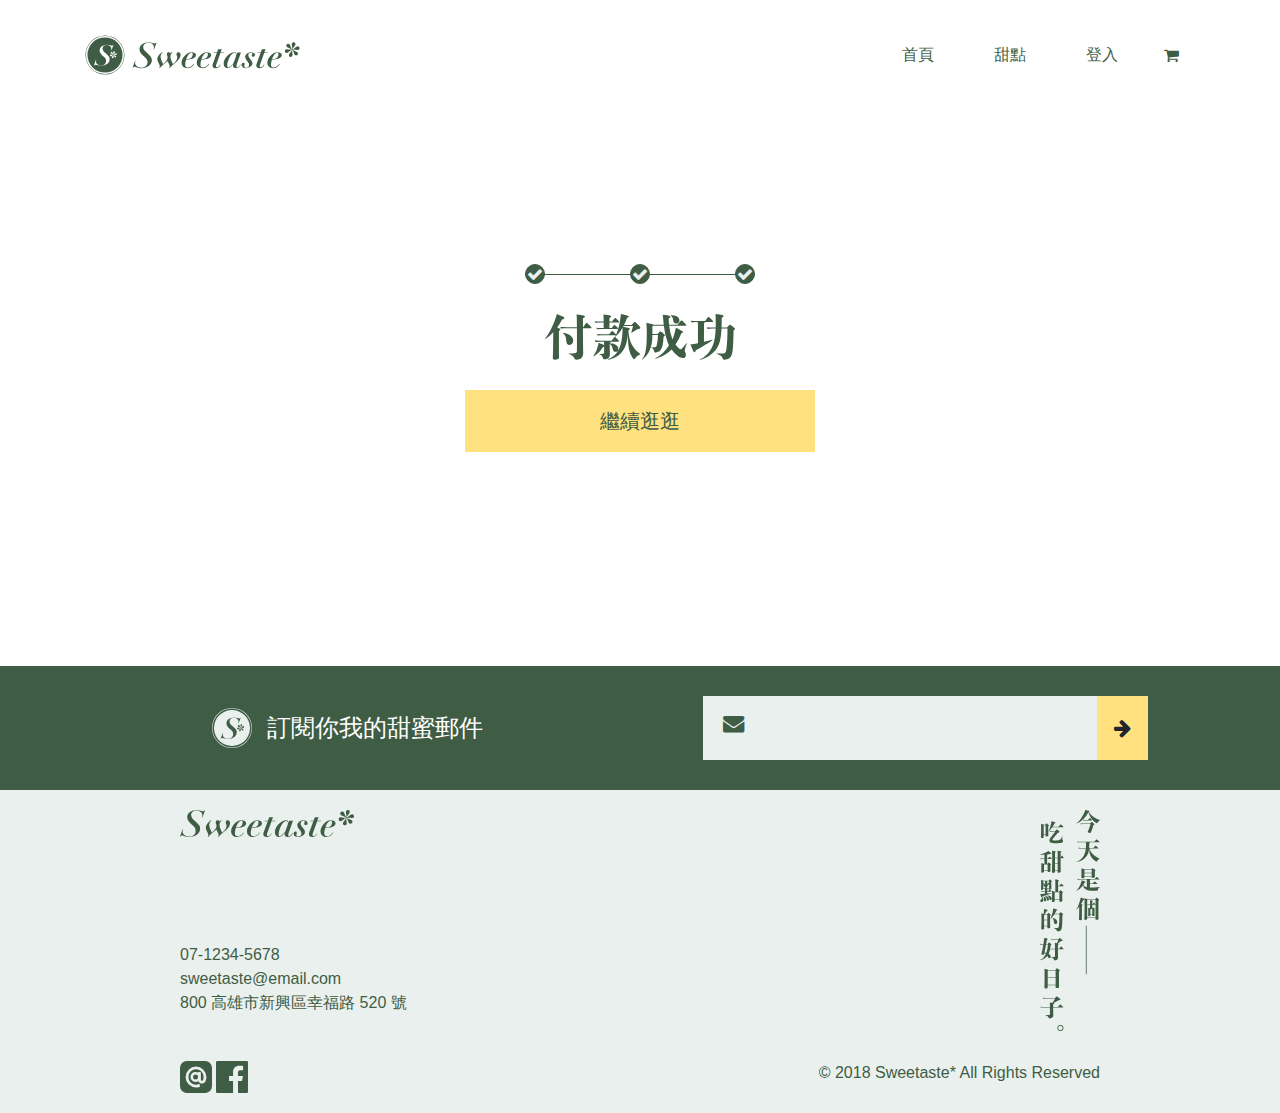
<file: success.html>
<!DOCTYPE html>
<html lang="en">

<head>
    <meta charset="UTF-8">
    <meta name="viewport" content="width=device-width, initial-scale=1.0">
    <meta http-equiv="X-UA-Compatible" content="ie=edge">
    <title>Dessert-sucess</title>
    <link rel="stylesheet" href="https://maxcdn.bootstrapcdn.com/font-awesome/4.7.0/css/font-awesome.min.css">
    <link rel="stylesheet" href="/stylesheets/all.css">
</head>

<body>
    <!-- -------------------------------------navbar ---------------------------------------------->
    <nav class="navbar navbar-expand-md navbar-light bg-white">
        <div class="container">
            <button class="navbar-toggler d-md-none" type="button" data-toggle="collapse"
                data-target="#navbarTogglerDemo03" aria-controls="navbarTogglerDemo03" aria-expanded="false"
                aria-label="Toggle navigation">
                <span class="navbar-toggler-icon"></span>
            </button>
            <a class="navbar-brand" href="index.html">
                <img class=" d-none d-md-inline-block" src="images/logo-all-dark.svg" height="40" alt="logo">
                <img class="d-inline-block d-md-none" src="images/logotype-sm-dark.svg" height="40" alt="logo_sm">
            </a>
            <a href="carts.html" class="d-flex order-md-1 nav-link text-main">
                <i class="fa fa-shopping-cart" aria-hidden="true"></i>
            </a>
            <div class="collapse navbar-collapse" id="navbarTogglerDemo03">
                <ul class="navbar-nav ml-auto">
                    <li class="nav-item active">
                        <a class="nav-link text-main" href="index.html">首頁 <span class="sr-only">(current)</span></a>
                    </li>
                    <li class="nav-item">
                        <a class="nav-link text-main" href="products.html">甜點</a>
                    </li>
                    <li class="nav-item">
                        <a class="nav-link text-main" href="register.html">登入</a>
                    </li>
                </ul>
            </div>
        </div>
    </nav>
    <!-- -------------------------------------success ---------------------------------------------->

    <div class="container mb-md-6">
        <header class="header">
            <div class="header__img bg-cover row justify-content-center align-items-center"
                style="background-image: url(https://images.unsplash.com/photo-1505935428862-770b6f24f629?ixlib=rb-0.3.5&ixid=eyJhcHBfaWQiOjEyMDd9&s=2c5a2cf31c693f5c15fb08135bf1adf2&auto=format&fit=crop&w=1347&q=80)">
                <div class="col-md-4">
                    <div class="process-steps process-steps-dark mb-5 mx-6">
                        <div class="step-circle completed fa fa-check"></div>
                        <div class="step-circle completed fa fa-check"></div>
                        <div class="step-circle completed fa fa-check"></div>
                    </div>
                    <h1 class="text-hide text-center mb-5">
                        <img src="/images/lg-付款成功.svg" width="190" alt="">
                    </h1>
                    <a href="products.html" class="py-3 btn btn-lg btn-block bg-accent text-main d-none d-md-block">繼續逛逛</a>
                </div>
            </div>
        </header>
    </div>

    <a href="products.html" class="py-3 btn btn-lg btn-block bg-accent text-main d-md-none">繼續逛逛</a>

    <!-- -------------------------------------section_5 ---------------------------------------------->
    <div class="py-5 bg-main">
        <div class="container">
            <div class="row justify-content-around">
                <div class="col-md-5 d-flex align-items-center justify-content-center">
                    <img src="/images/logo-light.svg" width="40" height="40" alt="">
                    <span class="text-white h4 mb-0 mx-3">訂閱你我的甜蜜郵件</span>
                </div>
                <div class="col-md-5 mt-4 mt-md-0">
                    <div class="form-square form-square-icon d-flex justify-content-between">
                        <label for="subscription" class="fa fa-envelope fa-lg form-square-icon-move text-main"
                            aria-hidden="true"></label>
                        <input type="email" id="subscription" class="form-input">
                        <button class="btn btn-accent btn-lg d-flex align-items-center">
                            <i class="fa fa-arrow-right" aria-hidden="true"></i>
                        </button>
                    </div>
                </div>
            </div>
        </div>
    </div>

    <!-- -------------------------------------footer ---------------------------------------------->

    <div class="py-4 bg-main-lighter">
        <div class="container">
            <div class="row justify-content-center">
                <div class="col-md-5 d-flex flex-column justify-content-between">
                    <div class="mb-auto">
                        <img src="/images/logotype-sm-dark.svg" height="27" alt="">
                    </div>
                    <ul class="list-unstyled text-main mt-5">
                        <li>07-1234-5678</li>
                        <li><a href="mailto:sweetaste@email.com" class="text-main">sweetaste@email.com</a></li>
                        <li>800 高雄市新興區幸福路 520 號</li>
                    </ul>
                </div>
                <div class="col-md-5 d-none d-md-block text-right">
                    <img src="/images/sm-今天是個吃甜點的好日子.svg" width="60" alt="">
                </div>
            </div>
            <div class="row justify-content-center mt-4">
                <div class="col-md-5 mt-2">
                    <img src="/images/ic-line@.svg" height="32" alt="">
                    <img src="/images/ic-facebook.svg" height="32" alt="">
                </div>
                <div class="col-md-5 text-md-right text-main mt-2">
                    <span>© 2018 Sweetaste* All Rights Reserved</span>
                </div>
            </div>
        </div>
    </div>


    <script src="https://code.jquery.com/jquery-3.3.1.slim.min.js"
        integrity="sha384-q8i/X+965DzO0rT7abK41JStQIAqVgRVzpbzo5smXKp4YfRvH+8abtTE1Pi6jizo"
        crossorigin="anonymous"></script>
    <script src="https://cdnjs.cloudflare.com/ajax/libs/popper.js/1.14.7/umd/popper.min.js"
        integrity="sha384-UO2eT0CpHqdSJQ6hJty5KVphtPhzWj9WO1clHTMGa3JDZwrnQq4sF86dIHNDz0W1"
        crossorigin="anonymous"></script>
    <script src="https://stackpath.bootstrapcdn.com/bootstrap/4.3.1/js/bootstrap.min.js"
        integrity="sha384-JjSmVgyd0p3pXB1rRibZUAYoIIy6OrQ6VrjIEaFf/nJGzIxFDsf4x0xIM+B07jRM"
        crossorigin="anonymous"></script>

</body>

</html>
</file>
<file: stylesheets/all.css>
.align-baseline {
  vertical-align: baseline !important;
}

.align-top {
  vertical-align: top !important;
}

.align-middle {
  vertical-align: middle !important;
}

.align-bottom {
  vertical-align: bottom !important;
}

.align-text-bottom {
  vertical-align: text-bottom !important;
}

.align-text-top {
  vertical-align: text-top !important;
}

.bg-main {
  background-color: #3F5D45 !important;
}

a.bg-main:hover, a.bg-main:focus,
button.bg-main:hover,
button.bg-main:focus {
  background-color: #2a3f2e !important;
}

.bg-accent {
  background-color: #FFE180 !important;
}

a.bg-accent:hover, a.bg-accent:focus,
button.bg-accent:hover,
button.bg-accent:focus {
  background-color: #ffd54d !important;
}

.bg-main-lighter {
  background-color: #EAF0ED !important;
}

a.bg-main-lighter:hover, a.bg-main-lighter:focus,
button.bg-main-lighter:hover,
button.bg-main-lighter:focus {
  background-color: #ccdbd4 !important;
}

.bg-main-light {
  background-color: #8DA291 !important;
}

a.bg-main-light:hover, a.bg-main-light:focus,
button.bg-main-light:hover,
button.bg-main-light:focus {
  background-color: #718b76 !important;
}

.bg-primary {
  background-color: #007bff !important;
}

a.bg-primary:hover, a.bg-primary:focus,
button.bg-primary:hover,
button.bg-primary:focus {
  background-color: #0062cc !important;
}

.bg-secondary {
  background-color: #6c757d !important;
}

a.bg-secondary:hover, a.bg-secondary:focus,
button.bg-secondary:hover,
button.bg-secondary:focus {
  background-color: #545b62 !important;
}

.bg-success {
  background-color: #28a745 !important;
}

a.bg-success:hover, a.bg-success:focus,
button.bg-success:hover,
button.bg-success:focus {
  background-color: #1e7e34 !important;
}

.bg-info {
  background-color: #17a2b8 !important;
}

a.bg-info:hover, a.bg-info:focus,
button.bg-info:hover,
button.bg-info:focus {
  background-color: #117a8b !important;
}

.bg-warning {
  background-color: #ffc107 !important;
}

a.bg-warning:hover, a.bg-warning:focus,
button.bg-warning:hover,
button.bg-warning:focus {
  background-color: #d39e00 !important;
}

.bg-danger {
  background-color: #dc3545 !important;
}

a.bg-danger:hover, a.bg-danger:focus,
button.bg-danger:hover,
button.bg-danger:focus {
  background-color: #bd2130 !important;
}

.bg-light {
  background-color: #f8f9fa !important;
}

a.bg-light:hover, a.bg-light:focus,
button.bg-light:hover,
button.bg-light:focus {
  background-color: #dae0e5 !important;
}

.bg-dark {
  background-color: #343a40 !important;
}

a.bg-dark:hover, a.bg-dark:focus,
button.bg-dark:hover,
button.bg-dark:focus {
  background-color: #1d2124 !important;
}

.bg-white {
  background-color: #fff !important;
}

.bg-transparent {
  background-color: transparent !important;
}

.border {
  border: 1px solid #dee2e6 !important;
}

.border-top {
  border-top: 1px solid #dee2e6 !important;
}

.border-right {
  border-right: 1px solid #dee2e6 !important;
}

.border-bottom {
  border-bottom: 1px solid #dee2e6 !important;
}

.border-left {
  border-left: 1px solid #dee2e6 !important;
}

.border-0 {
  border: 0 !important;
}

.border-top-0 {
  border-top: 0 !important;
}

.border-right-0 {
  border-right: 0 !important;
}

.border-bottom-0 {
  border-bottom: 0 !important;
}

.border-left-0 {
  border-left: 0 !important;
}

.border-main {
  border-color: #3F5D45 !important;
}

.border-accent {
  border-color: #FFE180 !important;
}

.border-main-lighter {
  border-color: #EAF0ED !important;
}

.border-main-light {
  border-color: #8DA291 !important;
}

.border-primary {
  border-color: #007bff !important;
}

.border-secondary {
  border-color: #6c757d !important;
}

.border-success {
  border-color: #28a745 !important;
}

.border-info {
  border-color: #17a2b8 !important;
}

.border-warning {
  border-color: #ffc107 !important;
}

.border-danger {
  border-color: #dc3545 !important;
}

.border-light {
  border-color: #f8f9fa !important;
}

.border-dark {
  border-color: #343a40 !important;
}

.border-white {
  border-color: #fff !important;
}

.rounded-sm {
  border-radius: 0.2rem !important;
}

.rounded {
  border-radius: 0.25rem !important;
}

.rounded-top {
  border-top-left-radius: 0.25rem !important;
  border-top-right-radius: 0.25rem !important;
}

.rounded-right {
  border-top-right-radius: 0.25rem !important;
  border-bottom-right-radius: 0.25rem !important;
}

.rounded-bottom {
  border-bottom-right-radius: 0.25rem !important;
  border-bottom-left-radius: 0.25rem !important;
}

.rounded-left {
  border-top-left-radius: 0.25rem !important;
  border-bottom-left-radius: 0.25rem !important;
}

.rounded-lg {
  border-radius: 0.3rem !important;
}

.rounded-circle {
  border-radius: 50% !important;
}

.rounded-pill {
  border-radius: 50rem !important;
}

.rounded-0 {
  border-radius: 0 !important;
}

.clearfix::after {
  display: block;
  clear: both;
  content: "";
}

.d-none {
  display: none !important;
}

.d-inline {
  display: inline !important;
}

.d-inline-block {
  display: inline-block !important;
}

.d-block {
  display: block !important;
}

.d-table {
  display: table !important;
}

.d-table-row {
  display: table-row !important;
}

.d-table-cell {
  display: table-cell !important;
}

.d-flex {
  display: -webkit-box !important;
  display: -ms-flexbox !important;
  display: flex !important;
}

.d-inline-flex {
  display: -webkit-inline-box !important;
  display: -ms-inline-flexbox !important;
  display: inline-flex !important;
}

@media (min-width: 576px) {
  .d-sm-none {
    display: none !important;
  }
  .d-sm-inline {
    display: inline !important;
  }
  .d-sm-inline-block {
    display: inline-block !important;
  }
  .d-sm-block {
    display: block !important;
  }
  .d-sm-table {
    display: table !important;
  }
  .d-sm-table-row {
    display: table-row !important;
  }
  .d-sm-table-cell {
    display: table-cell !important;
  }
  .d-sm-flex {
    display: -webkit-box !important;
    display: -ms-flexbox !important;
    display: flex !important;
  }
  .d-sm-inline-flex {
    display: -webkit-inline-box !important;
    display: -ms-inline-flexbox !important;
    display: inline-flex !important;
  }
}

@media (min-width: 768px) {
  .d-md-none {
    display: none !important;
  }
  .d-md-inline {
    display: inline !important;
  }
  .d-md-inline-block {
    display: inline-block !important;
  }
  .d-md-block {
    display: block !important;
  }
  .d-md-table {
    display: table !important;
  }
  .d-md-table-row {
    display: table-row !important;
  }
  .d-md-table-cell {
    display: table-cell !important;
  }
  .d-md-flex {
    display: -webkit-box !important;
    display: -ms-flexbox !important;
    display: flex !important;
  }
  .d-md-inline-flex {
    display: -webkit-inline-box !important;
    display: -ms-inline-flexbox !important;
    display: inline-flex !important;
  }
}

@media (min-width: 992px) {
  .d-lg-none {
    display: none !important;
  }
  .d-lg-inline {
    display: inline !important;
  }
  .d-lg-inline-block {
    display: inline-block !important;
  }
  .d-lg-block {
    display: block !important;
  }
  .d-lg-table {
    display: table !important;
  }
  .d-lg-table-row {
    display: table-row !important;
  }
  .d-lg-table-cell {
    display: table-cell !important;
  }
  .d-lg-flex {
    display: -webkit-box !important;
    display: -ms-flexbox !important;
    display: flex !important;
  }
  .d-lg-inline-flex {
    display: -webkit-inline-box !important;
    display: -ms-inline-flexbox !important;
    display: inline-flex !important;
  }
}

@media (min-width: 1200px) {
  .d-xl-none {
    display: none !important;
  }
  .d-xl-inline {
    display: inline !important;
  }
  .d-xl-inline-block {
    display: inline-block !important;
  }
  .d-xl-block {
    display: block !important;
  }
  .d-xl-table {
    display: table !important;
  }
  .d-xl-table-row {
    display: table-row !important;
  }
  .d-xl-table-cell {
    display: table-cell !important;
  }
  .d-xl-flex {
    display: -webkit-box !important;
    display: -ms-flexbox !important;
    display: flex !important;
  }
  .d-xl-inline-flex {
    display: -webkit-inline-box !important;
    display: -ms-inline-flexbox !important;
    display: inline-flex !important;
  }
}

@media print {
  .d-print-none {
    display: none !important;
  }
  .d-print-inline {
    display: inline !important;
  }
  .d-print-inline-block {
    display: inline-block !important;
  }
  .d-print-block {
    display: block !important;
  }
  .d-print-table {
    display: table !important;
  }
  .d-print-table-row {
    display: table-row !important;
  }
  .d-print-table-cell {
    display: table-cell !important;
  }
  .d-print-flex {
    display: -webkit-box !important;
    display: -ms-flexbox !important;
    display: flex !important;
  }
  .d-print-inline-flex {
    display: -webkit-inline-box !important;
    display: -ms-inline-flexbox !important;
    display: inline-flex !important;
  }
}

.embed-responsive {
  position: relative;
  display: block;
  width: 100%;
  padding: 0;
  overflow: hidden;
}

.embed-responsive::before {
  display: block;
  content: "";
}

.embed-responsive .embed-responsive-item,
.embed-responsive iframe,
.embed-responsive embed,
.embed-responsive object,
.embed-responsive video {
  position: absolute;
  top: 0;
  bottom: 0;
  left: 0;
  width: 100%;
  height: 100%;
  border: 0;
}

.embed-responsive-21by9::before {
  padding-top: 42.85714%;
}

.embed-responsive-16by9::before {
  padding-top: 56.25%;
}

.embed-responsive-4by3::before {
  padding-top: 75%;
}

.embed-responsive-1by1::before {
  padding-top: 100%;
}

.flex-row {
  -webkit-box-orient: horizontal !important;
  -webkit-box-direction: normal !important;
      -ms-flex-direction: row !important;
          flex-direction: row !important;
}

.flex-column {
  -webkit-box-orient: vertical !important;
  -webkit-box-direction: normal !important;
      -ms-flex-direction: column !important;
          flex-direction: column !important;
}

.flex-row-reverse {
  -webkit-box-orient: horizontal !important;
  -webkit-box-direction: reverse !important;
      -ms-flex-direction: row-reverse !important;
          flex-direction: row-reverse !important;
}

.flex-column-reverse {
  -webkit-box-orient: vertical !important;
  -webkit-box-direction: reverse !important;
      -ms-flex-direction: column-reverse !important;
          flex-direction: column-reverse !important;
}

.flex-wrap {
  -ms-flex-wrap: wrap !important;
      flex-wrap: wrap !important;
}

.flex-nowrap {
  -ms-flex-wrap: nowrap !important;
      flex-wrap: nowrap !important;
}

.flex-wrap-reverse {
  -ms-flex-wrap: wrap-reverse !important;
      flex-wrap: wrap-reverse !important;
}

.flex-fill {
  -webkit-box-flex: 1 !important;
      -ms-flex: 1 1 auto !important;
          flex: 1 1 auto !important;
}

.flex-grow-0 {
  -webkit-box-flex: 0 !important;
      -ms-flex-positive: 0 !important;
          flex-grow: 0 !important;
}

.flex-grow-1 {
  -webkit-box-flex: 1 !important;
      -ms-flex-positive: 1 !important;
          flex-grow: 1 !important;
}

.flex-shrink-0 {
  -ms-flex-negative: 0 !important;
      flex-shrink: 0 !important;
}

.flex-shrink-1 {
  -ms-flex-negative: 1 !important;
      flex-shrink: 1 !important;
}

.justify-content-start {
  -webkit-box-pack: start !important;
      -ms-flex-pack: start !important;
          justify-content: flex-start !important;
}

.justify-content-end {
  -webkit-box-pack: end !important;
      -ms-flex-pack: end !important;
          justify-content: flex-end !important;
}

.justify-content-center {
  -webkit-box-pack: center !important;
      -ms-flex-pack: center !important;
          justify-content: center !important;
}

.justify-content-between {
  -webkit-box-pack: justify !important;
      -ms-flex-pack: justify !important;
          justify-content: space-between !important;
}

.justify-content-around {
  -ms-flex-pack: distribute !important;
      justify-content: space-around !important;
}

.align-items-start {
  -webkit-box-align: start !important;
      -ms-flex-align: start !important;
          align-items: flex-start !important;
}

.align-items-end {
  -webkit-box-align: end !important;
      -ms-flex-align: end !important;
          align-items: flex-end !important;
}

.align-items-center {
  -webkit-box-align: center !important;
      -ms-flex-align: center !important;
          align-items: center !important;
}

.align-items-baseline {
  -webkit-box-align: baseline !important;
      -ms-flex-align: baseline !important;
          align-items: baseline !important;
}

.align-items-stretch {
  -webkit-box-align: stretch !important;
      -ms-flex-align: stretch !important;
          align-items: stretch !important;
}

.align-content-start {
  -ms-flex-line-pack: start !important;
      align-content: flex-start !important;
}

.align-content-end {
  -ms-flex-line-pack: end !important;
      align-content: flex-end !important;
}

.align-content-center {
  -ms-flex-line-pack: center !important;
      align-content: center !important;
}

.align-content-between {
  -ms-flex-line-pack: justify !important;
      align-content: space-between !important;
}

.align-content-around {
  -ms-flex-line-pack: distribute !important;
      align-content: space-around !important;
}

.align-content-stretch {
  -ms-flex-line-pack: stretch !important;
      align-content: stretch !important;
}

.align-self-auto {
  -ms-flex-item-align: auto !important;
      -ms-grid-row-align: auto !important;
      align-self: auto !important;
}

.align-self-start {
  -ms-flex-item-align: start !important;
      align-self: flex-start !important;
}

.align-self-end {
  -ms-flex-item-align: end !important;
      align-self: flex-end !important;
}

.align-self-center {
  -ms-flex-item-align: center !important;
      -ms-grid-row-align: center !important;
      align-self: center !important;
}

.align-self-baseline {
  -ms-flex-item-align: baseline !important;
      align-self: baseline !important;
}

.align-self-stretch {
  -ms-flex-item-align: stretch !important;
      -ms-grid-row-align: stretch !important;
      align-self: stretch !important;
}

@media (min-width: 576px) {
  .flex-sm-row {
    -webkit-box-orient: horizontal !important;
    -webkit-box-direction: normal !important;
        -ms-flex-direction: row !important;
            flex-direction: row !important;
  }
  .flex-sm-column {
    -webkit-box-orient: vertical !important;
    -webkit-box-direction: normal !important;
        -ms-flex-direction: column !important;
            flex-direction: column !important;
  }
  .flex-sm-row-reverse {
    -webkit-box-orient: horizontal !important;
    -webkit-box-direction: reverse !important;
        -ms-flex-direction: row-reverse !important;
            flex-direction: row-reverse !important;
  }
  .flex-sm-column-reverse {
    -webkit-box-orient: vertical !important;
    -webkit-box-direction: reverse !important;
        -ms-flex-direction: column-reverse !important;
            flex-direction: column-reverse !important;
  }
  .flex-sm-wrap {
    -ms-flex-wrap: wrap !important;
        flex-wrap: wrap !important;
  }
  .flex-sm-nowrap {
    -ms-flex-wrap: nowrap !important;
        flex-wrap: nowrap !important;
  }
  .flex-sm-wrap-reverse {
    -ms-flex-wrap: wrap-reverse !important;
        flex-wrap: wrap-reverse !important;
  }
  .flex-sm-fill {
    -webkit-box-flex: 1 !important;
        -ms-flex: 1 1 auto !important;
            flex: 1 1 auto !important;
  }
  .flex-sm-grow-0 {
    -webkit-box-flex: 0 !important;
        -ms-flex-positive: 0 !important;
            flex-grow: 0 !important;
  }
  .flex-sm-grow-1 {
    -webkit-box-flex: 1 !important;
        -ms-flex-positive: 1 !important;
            flex-grow: 1 !important;
  }
  .flex-sm-shrink-0 {
    -ms-flex-negative: 0 !important;
        flex-shrink: 0 !important;
  }
  .flex-sm-shrink-1 {
    -ms-flex-negative: 1 !important;
        flex-shrink: 1 !important;
  }
  .justify-content-sm-start {
    -webkit-box-pack: start !important;
        -ms-flex-pack: start !important;
            justify-content: flex-start !important;
  }
  .justify-content-sm-end {
    -webkit-box-pack: end !important;
        -ms-flex-pack: end !important;
            justify-content: flex-end !important;
  }
  .justify-content-sm-center {
    -webkit-box-pack: center !important;
        -ms-flex-pack: center !important;
            justify-content: center !important;
  }
  .justify-content-sm-between {
    -webkit-box-pack: justify !important;
        -ms-flex-pack: justify !important;
            justify-content: space-between !important;
  }
  .justify-content-sm-around {
    -ms-flex-pack: distribute !important;
        justify-content: space-around !important;
  }
  .align-items-sm-start {
    -webkit-box-align: start !important;
        -ms-flex-align: start !important;
            align-items: flex-start !important;
  }
  .align-items-sm-end {
    -webkit-box-align: end !important;
        -ms-flex-align: end !important;
            align-items: flex-end !important;
  }
  .align-items-sm-center {
    -webkit-box-align: center !important;
        -ms-flex-align: center !important;
            align-items: center !important;
  }
  .align-items-sm-baseline {
    -webkit-box-align: baseline !important;
        -ms-flex-align: baseline !important;
            align-items: baseline !important;
  }
  .align-items-sm-stretch {
    -webkit-box-align: stretch !important;
        -ms-flex-align: stretch !important;
            align-items: stretch !important;
  }
  .align-content-sm-start {
    -ms-flex-line-pack: start !important;
        align-content: flex-start !important;
  }
  .align-content-sm-end {
    -ms-flex-line-pack: end !important;
        align-content: flex-end !important;
  }
  .align-content-sm-center {
    -ms-flex-line-pack: center !important;
        align-content: center !important;
  }
  .align-content-sm-between {
    -ms-flex-line-pack: justify !important;
        align-content: space-between !important;
  }
  .align-content-sm-around {
    -ms-flex-line-pack: distribute !important;
        align-content: space-around !important;
  }
  .align-content-sm-stretch {
    -ms-flex-line-pack: stretch !important;
        align-content: stretch !important;
  }
  .align-self-sm-auto {
    -ms-flex-item-align: auto !important;
        -ms-grid-row-align: auto !important;
        align-self: auto !important;
  }
  .align-self-sm-start {
    -ms-flex-item-align: start !important;
        align-self: flex-start !important;
  }
  .align-self-sm-end {
    -ms-flex-item-align: end !important;
        align-self: flex-end !important;
  }
  .align-self-sm-center {
    -ms-flex-item-align: center !important;
        -ms-grid-row-align: center !important;
        align-self: center !important;
  }
  .align-self-sm-baseline {
    -ms-flex-item-align: baseline !important;
        align-self: baseline !important;
  }
  .align-self-sm-stretch {
    -ms-flex-item-align: stretch !important;
        -ms-grid-row-align: stretch !important;
        align-self: stretch !important;
  }
}

@media (min-width: 768px) {
  .flex-md-row {
    -webkit-box-orient: horizontal !important;
    -webkit-box-direction: normal !important;
        -ms-flex-direction: row !important;
            flex-direction: row !important;
  }
  .flex-md-column {
    -webkit-box-orient: vertical !important;
    -webkit-box-direction: normal !important;
        -ms-flex-direction: column !important;
            flex-direction: column !important;
  }
  .flex-md-row-reverse {
    -webkit-box-orient: horizontal !important;
    -webkit-box-direction: reverse !important;
        -ms-flex-direction: row-reverse !important;
            flex-direction: row-reverse !important;
  }
  .flex-md-column-reverse {
    -webkit-box-orient: vertical !important;
    -webkit-box-direction: reverse !important;
        -ms-flex-direction: column-reverse !important;
            flex-direction: column-reverse !important;
  }
  .flex-md-wrap {
    -ms-flex-wrap: wrap !important;
        flex-wrap: wrap !important;
  }
  .flex-md-nowrap {
    -ms-flex-wrap: nowrap !important;
        flex-wrap: nowrap !important;
  }
  .flex-md-wrap-reverse {
    -ms-flex-wrap: wrap-reverse !important;
        flex-wrap: wrap-reverse !important;
  }
  .flex-md-fill {
    -webkit-box-flex: 1 !important;
        -ms-flex: 1 1 auto !important;
            flex: 1 1 auto !important;
  }
  .flex-md-grow-0 {
    -webkit-box-flex: 0 !important;
        -ms-flex-positive: 0 !important;
            flex-grow: 0 !important;
  }
  .flex-md-grow-1 {
    -webkit-box-flex: 1 !important;
        -ms-flex-positive: 1 !important;
            flex-grow: 1 !important;
  }
  .flex-md-shrink-0 {
    -ms-flex-negative: 0 !important;
        flex-shrink: 0 !important;
  }
  .flex-md-shrink-1 {
    -ms-flex-negative: 1 !important;
        flex-shrink: 1 !important;
  }
  .justify-content-md-start {
    -webkit-box-pack: start !important;
        -ms-flex-pack: start !important;
            justify-content: flex-start !important;
  }
  .justify-content-md-end {
    -webkit-box-pack: end !important;
        -ms-flex-pack: end !important;
            justify-content: flex-end !important;
  }
  .justify-content-md-center {
    -webkit-box-pack: center !important;
        -ms-flex-pack: center !important;
            justify-content: center !important;
  }
  .justify-content-md-between {
    -webkit-box-pack: justify !important;
        -ms-flex-pack: justify !important;
            justify-content: space-between !important;
  }
  .justify-content-md-around {
    -ms-flex-pack: distribute !important;
        justify-content: space-around !important;
  }
  .align-items-md-start {
    -webkit-box-align: start !important;
        -ms-flex-align: start !important;
            align-items: flex-start !important;
  }
  .align-items-md-end {
    -webkit-box-align: end !important;
        -ms-flex-align: end !important;
            align-items: flex-end !important;
  }
  .align-items-md-center {
    -webkit-box-align: center !important;
        -ms-flex-align: center !important;
            align-items: center !important;
  }
  .align-items-md-baseline {
    -webkit-box-align: baseline !important;
        -ms-flex-align: baseline !important;
            align-items: baseline !important;
  }
  .align-items-md-stretch {
    -webkit-box-align: stretch !important;
        -ms-flex-align: stretch !important;
            align-items: stretch !important;
  }
  .align-content-md-start {
    -ms-flex-line-pack: start !important;
        align-content: flex-start !important;
  }
  .align-content-md-end {
    -ms-flex-line-pack: end !important;
        align-content: flex-end !important;
  }
  .align-content-md-center {
    -ms-flex-line-pack: center !important;
        align-content: center !important;
  }
  .align-content-md-between {
    -ms-flex-line-pack: justify !important;
        align-content: space-between !important;
  }
  .align-content-md-around {
    -ms-flex-line-pack: distribute !important;
        align-content: space-around !important;
  }
  .align-content-md-stretch {
    -ms-flex-line-pack: stretch !important;
        align-content: stretch !important;
  }
  .align-self-md-auto {
    -ms-flex-item-align: auto !important;
        -ms-grid-row-align: auto !important;
        align-self: auto !important;
  }
  .align-self-md-start {
    -ms-flex-item-align: start !important;
        align-self: flex-start !important;
  }
  .align-self-md-end {
    -ms-flex-item-align: end !important;
        align-self: flex-end !important;
  }
  .align-self-md-center {
    -ms-flex-item-align: center !important;
        -ms-grid-row-align: center !important;
        align-self: center !important;
  }
  .align-self-md-baseline {
    -ms-flex-item-align: baseline !important;
        align-self: baseline !important;
  }
  .align-self-md-stretch {
    -ms-flex-item-align: stretch !important;
        -ms-grid-row-align: stretch !important;
        align-self: stretch !important;
  }
}

@media (min-width: 992px) {
  .flex-lg-row {
    -webkit-box-orient: horizontal !important;
    -webkit-box-direction: normal !important;
        -ms-flex-direction: row !important;
            flex-direction: row !important;
  }
  .flex-lg-column {
    -webkit-box-orient: vertical !important;
    -webkit-box-direction: normal !important;
        -ms-flex-direction: column !important;
            flex-direction: column !important;
  }
  .flex-lg-row-reverse {
    -webkit-box-orient: horizontal !important;
    -webkit-box-direction: reverse !important;
        -ms-flex-direction: row-reverse !important;
            flex-direction: row-reverse !important;
  }
  .flex-lg-column-reverse {
    -webkit-box-orient: vertical !important;
    -webkit-box-direction: reverse !important;
        -ms-flex-direction: column-reverse !important;
            flex-direction: column-reverse !important;
  }
  .flex-lg-wrap {
    -ms-flex-wrap: wrap !important;
        flex-wrap: wrap !important;
  }
  .flex-lg-nowrap {
    -ms-flex-wrap: nowrap !important;
        flex-wrap: nowrap !important;
  }
  .flex-lg-wrap-reverse {
    -ms-flex-wrap: wrap-reverse !important;
        flex-wrap: wrap-reverse !important;
  }
  .flex-lg-fill {
    -webkit-box-flex: 1 !important;
        -ms-flex: 1 1 auto !important;
            flex: 1 1 auto !important;
  }
  .flex-lg-grow-0 {
    -webkit-box-flex: 0 !important;
        -ms-flex-positive: 0 !important;
            flex-grow: 0 !important;
  }
  .flex-lg-grow-1 {
    -webkit-box-flex: 1 !important;
        -ms-flex-positive: 1 !important;
            flex-grow: 1 !important;
  }
  .flex-lg-shrink-0 {
    -ms-flex-negative: 0 !important;
        flex-shrink: 0 !important;
  }
  .flex-lg-shrink-1 {
    -ms-flex-negative: 1 !important;
        flex-shrink: 1 !important;
  }
  .justify-content-lg-start {
    -webkit-box-pack: start !important;
        -ms-flex-pack: start !important;
            justify-content: flex-start !important;
  }
  .justify-content-lg-end {
    -webkit-box-pack: end !important;
        -ms-flex-pack: end !important;
            justify-content: flex-end !important;
  }
  .justify-content-lg-center {
    -webkit-box-pack: center !important;
        -ms-flex-pack: center !important;
            justify-content: center !important;
  }
  .justify-content-lg-between {
    -webkit-box-pack: justify !important;
        -ms-flex-pack: justify !important;
            justify-content: space-between !important;
  }
  .justify-content-lg-around {
    -ms-flex-pack: distribute !important;
        justify-content: space-around !important;
  }
  .align-items-lg-start {
    -webkit-box-align: start !important;
        -ms-flex-align: start !important;
            align-items: flex-start !important;
  }
  .align-items-lg-end {
    -webkit-box-align: end !important;
        -ms-flex-align: end !important;
            align-items: flex-end !important;
  }
  .align-items-lg-center {
    -webkit-box-align: center !important;
        -ms-flex-align: center !important;
            align-items: center !important;
  }
  .align-items-lg-baseline {
    -webkit-box-align: baseline !important;
        -ms-flex-align: baseline !important;
            align-items: baseline !important;
  }
  .align-items-lg-stretch {
    -webkit-box-align: stretch !important;
        -ms-flex-align: stretch !important;
            align-items: stretch !important;
  }
  .align-content-lg-start {
    -ms-flex-line-pack: start !important;
        align-content: flex-start !important;
  }
  .align-content-lg-end {
    -ms-flex-line-pack: end !important;
        align-content: flex-end !important;
  }
  .align-content-lg-center {
    -ms-flex-line-pack: center !important;
        align-content: center !important;
  }
  .align-content-lg-between {
    -ms-flex-line-pack: justify !important;
        align-content: space-between !important;
  }
  .align-content-lg-around {
    -ms-flex-line-pack: distribute !important;
        align-content: space-around !important;
  }
  .align-content-lg-stretch {
    -ms-flex-line-pack: stretch !important;
        align-content: stretch !important;
  }
  .align-self-lg-auto {
    -ms-flex-item-align: auto !important;
        -ms-grid-row-align: auto !important;
        align-self: auto !important;
  }
  .align-self-lg-start {
    -ms-flex-item-align: start !important;
        align-self: flex-start !important;
  }
  .align-self-lg-end {
    -ms-flex-item-align: end !important;
        align-self: flex-end !important;
  }
  .align-self-lg-center {
    -ms-flex-item-align: center !important;
        -ms-grid-row-align: center !important;
        align-self: center !important;
  }
  .align-self-lg-baseline {
    -ms-flex-item-align: baseline !important;
        align-self: baseline !important;
  }
  .align-self-lg-stretch {
    -ms-flex-item-align: stretch !important;
        -ms-grid-row-align: stretch !important;
        align-self: stretch !important;
  }
}

@media (min-width: 1200px) {
  .flex-xl-row {
    -webkit-box-orient: horizontal !important;
    -webkit-box-direction: normal !important;
        -ms-flex-direction: row !important;
            flex-direction: row !important;
  }
  .flex-xl-column {
    -webkit-box-orient: vertical !important;
    -webkit-box-direction: normal !important;
        -ms-flex-direction: column !important;
            flex-direction: column !important;
  }
  .flex-xl-row-reverse {
    -webkit-box-orient: horizontal !important;
    -webkit-box-direction: reverse !important;
        -ms-flex-direction: row-reverse !important;
            flex-direction: row-reverse !important;
  }
  .flex-xl-column-reverse {
    -webkit-box-orient: vertical !important;
    -webkit-box-direction: reverse !important;
        -ms-flex-direction: column-reverse !important;
            flex-direction: column-reverse !important;
  }
  .flex-xl-wrap {
    -ms-flex-wrap: wrap !important;
        flex-wrap: wrap !important;
  }
  .flex-xl-nowrap {
    -ms-flex-wrap: nowrap !important;
        flex-wrap: nowrap !important;
  }
  .flex-xl-wrap-reverse {
    -ms-flex-wrap: wrap-reverse !important;
        flex-wrap: wrap-reverse !important;
  }
  .flex-xl-fill {
    -webkit-box-flex: 1 !important;
        -ms-flex: 1 1 auto !important;
            flex: 1 1 auto !important;
  }
  .flex-xl-grow-0 {
    -webkit-box-flex: 0 !important;
        -ms-flex-positive: 0 !important;
            flex-grow: 0 !important;
  }
  .flex-xl-grow-1 {
    -webkit-box-flex: 1 !important;
        -ms-flex-positive: 1 !important;
            flex-grow: 1 !important;
  }
  .flex-xl-shrink-0 {
    -ms-flex-negative: 0 !important;
        flex-shrink: 0 !important;
  }
  .flex-xl-shrink-1 {
    -ms-flex-negative: 1 !important;
        flex-shrink: 1 !important;
  }
  .justify-content-xl-start {
    -webkit-box-pack: start !important;
        -ms-flex-pack: start !important;
            justify-content: flex-start !important;
  }
  .justify-content-xl-end {
    -webkit-box-pack: end !important;
        -ms-flex-pack: end !important;
            justify-content: flex-end !important;
  }
  .justify-content-xl-center {
    -webkit-box-pack: center !important;
        -ms-flex-pack: center !important;
            justify-content: center !important;
  }
  .justify-content-xl-between {
    -webkit-box-pack: justify !important;
        -ms-flex-pack: justify !important;
            justify-content: space-between !important;
  }
  .justify-content-xl-around {
    -ms-flex-pack: distribute !important;
        justify-content: space-around !important;
  }
  .align-items-xl-start {
    -webkit-box-align: start !important;
        -ms-flex-align: start !important;
            align-items: flex-start !important;
  }
  .align-items-xl-end {
    -webkit-box-align: end !important;
        -ms-flex-align: end !important;
            align-items: flex-end !important;
  }
  .align-items-xl-center {
    -webkit-box-align: center !important;
        -ms-flex-align: center !important;
            align-items: center !important;
  }
  .align-items-xl-baseline {
    -webkit-box-align: baseline !important;
        -ms-flex-align: baseline !important;
            align-items: baseline !important;
  }
  .align-items-xl-stretch {
    -webkit-box-align: stretch !important;
        -ms-flex-align: stretch !important;
            align-items: stretch !important;
  }
  .align-content-xl-start {
    -ms-flex-line-pack: start !important;
        align-content: flex-start !important;
  }
  .align-content-xl-end {
    -ms-flex-line-pack: end !important;
        align-content: flex-end !important;
  }
  .align-content-xl-center {
    -ms-flex-line-pack: center !important;
        align-content: center !important;
  }
  .align-content-xl-between {
    -ms-flex-line-pack: justify !important;
        align-content: space-between !important;
  }
  .align-content-xl-around {
    -ms-flex-line-pack: distribute !important;
        align-content: space-around !important;
  }
  .align-content-xl-stretch {
    -ms-flex-line-pack: stretch !important;
        align-content: stretch !important;
  }
  .align-self-xl-auto {
    -ms-flex-item-align: auto !important;
        -ms-grid-row-align: auto !important;
        align-self: auto !important;
  }
  .align-self-xl-start {
    -ms-flex-item-align: start !important;
        align-self: flex-start !important;
  }
  .align-self-xl-end {
    -ms-flex-item-align: end !important;
        align-self: flex-end !important;
  }
  .align-self-xl-center {
    -ms-flex-item-align: center !important;
        -ms-grid-row-align: center !important;
        align-self: center !important;
  }
  .align-self-xl-baseline {
    -ms-flex-item-align: baseline !important;
        align-self: baseline !important;
  }
  .align-self-xl-stretch {
    -ms-flex-item-align: stretch !important;
        -ms-grid-row-align: stretch !important;
        align-self: stretch !important;
  }
}

.float-left {
  float: left !important;
}

.float-right {
  float: right !important;
}

.float-none {
  float: none !important;
}

@media (min-width: 576px) {
  .float-sm-left {
    float: left !important;
  }
  .float-sm-right {
    float: right !important;
  }
  .float-sm-none {
    float: none !important;
  }
}

@media (min-width: 768px) {
  .float-md-left {
    float: left !important;
  }
  .float-md-right {
    float: right !important;
  }
  .float-md-none {
    float: none !important;
  }
}

@media (min-width: 992px) {
  .float-lg-left {
    float: left !important;
  }
  .float-lg-right {
    float: right !important;
  }
  .float-lg-none {
    float: none !important;
  }
}

@media (min-width: 1200px) {
  .float-xl-left {
    float: left !important;
  }
  .float-xl-right {
    float: right !important;
  }
  .float-xl-none {
    float: none !important;
  }
}

.overflow-auto {
  overflow: auto !important;
}

.overflow-hidden {
  overflow: hidden !important;
}

.position-static {
  position: static !important;
}

.position-relative {
  position: relative !important;
}

.position-absolute {
  position: absolute !important;
}

.position-fixed {
  position: fixed !important;
}

.position-sticky {
  position: -webkit-sticky !important;
  position: sticky !important;
}

.fixed-top {
  position: fixed;
  top: 0;
  right: 0;
  left: 0;
  z-index: 1030;
}

.fixed-bottom {
  position: fixed;
  right: 0;
  bottom: 0;
  left: 0;
  z-index: 1030;
}

@supports ((position: -webkit-sticky) or (position: sticky)) {
  .sticky-top {
    position: -webkit-sticky;
    position: sticky;
    top: 0;
    z-index: 1020;
  }
}

.sr-only {
  position: absolute;
  width: 1px;
  height: 1px;
  padding: 0;
  overflow: hidden;
  clip: rect(0, 0, 0, 0);
  white-space: nowrap;
  border: 0;
}

.sr-only-focusable:active, .sr-only-focusable:focus {
  position: static;
  width: auto;
  height: auto;
  overflow: visible;
  clip: auto;
  white-space: normal;
}

.shadow-sm {
  -webkit-box-shadow: 0 0.125rem 0.25rem rgba(0, 0, 0, 0.075) !important;
          box-shadow: 0 0.125rem 0.25rem rgba(0, 0, 0, 0.075) !important;
}

.shadow {
  -webkit-box-shadow: 0 0.5rem 1rem rgba(0, 0, 0, 0.15) !important;
          box-shadow: 0 0.5rem 1rem rgba(0, 0, 0, 0.15) !important;
}

.shadow-lg {
  -webkit-box-shadow: 0 1rem 3rem rgba(0, 0, 0, 0.175) !important;
          box-shadow: 0 1rem 3rem rgba(0, 0, 0, 0.175) !important;
}

.shadow-none {
  -webkit-box-shadow: none !important;
          box-shadow: none !important;
}

.w-25 {
  width: 25% !important;
}

.w-50 {
  width: 50% !important;
}

.w-75 {
  width: 75% !important;
}

.w-100 {
  width: 100% !important;
}

.w-auto {
  width: auto !important;
}

.h-25 {
  height: 25% !important;
}

.h-50 {
  height: 50% !important;
}

.h-75 {
  height: 75% !important;
}

.h-100 {
  height: 100% !important;
}

.h-auto {
  height: auto !important;
}

.mw-100 {
  max-width: 100% !important;
}

.mh-100 {
  max-height: 100% !important;
}

.min-vw-100 {
  min-width: 100vw !important;
}

.min-vh-100 {
  min-height: 100vh !important;
}

.vw-100 {
  width: 100vw !important;
}

.vh-100 {
  height: 100vh !important;
}

.stretched-link::after {
  position: absolute;
  top: 0;
  right: 0;
  bottom: 0;
  left: 0;
  z-index: 1;
  pointer-events: auto;
  content: "";
  background-color: rgba(0, 0, 0, 0);
}

.m-0 {
  margin: 0 !important;
}

.mt-0,
.my-0 {
  margin-top: 0 !important;
}

.mr-0,
.mx-0 {
  margin-right: 0 !important;
}

.mb-0,
.my-0 {
  margin-bottom: 0 !important;
}

.ml-0,
.mx-0 {
  margin-left: 0 !important;
}

.m-1 {
  margin: 5px !important;
}

.mt-1,
.my-1 {
  margin-top: 5px !important;
}

.mr-1,
.mx-1 {
  margin-right: 5px !important;
}

.mb-1,
.my-1 {
  margin-bottom: 5px !important;
}

.ml-1,
.mx-1 {
  margin-left: 5px !important;
}

.m-2 {
  margin: 10px !important;
}

.mt-2,
.my-2 {
  margin-top: 10px !important;
}

.mr-2,
.mx-2 {
  margin-right: 10px !important;
}

.mb-2,
.my-2 {
  margin-bottom: 10px !important;
}

.ml-2,
.mx-2 {
  margin-left: 10px !important;
}

.m-3 {
  margin: 15px !important;
}

.mt-3,
.my-3 {
  margin-top: 15px !important;
}

.mr-3,
.mx-3 {
  margin-right: 15px !important;
}

.mb-3,
.my-3 {
  margin-bottom: 15px !important;
}

.ml-3,
.mx-3 {
  margin-left: 15px !important;
}

.m-4 {
  margin: 20px !important;
}

.mt-4,
.my-4 {
  margin-top: 20px !important;
}

.mr-4,
.mx-4 {
  margin-right: 20px !important;
}

.mb-4,
.my-4 {
  margin-bottom: 20px !important;
}

.ml-4,
.mx-4 {
  margin-left: 20px !important;
}

.m-5 {
  margin: 30px !important;
}

.mt-5,
.my-5 {
  margin-top: 30px !important;
}

.mr-5,
.mx-5 {
  margin-right: 30px !important;
}

.mb-5,
.my-5 {
  margin-bottom: 30px !important;
}

.ml-5,
.mx-5 {
  margin-left: 30px !important;
}

.m-6 {
  margin: 60px !important;
}

.mt-6,
.my-6 {
  margin-top: 60px !important;
}

.mr-6,
.mx-6 {
  margin-right: 60px !important;
}

.mb-6,
.my-6 {
  margin-bottom: 60px !important;
}

.ml-6,
.mx-6 {
  margin-left: 60px !important;
}

.m-7 {
  margin: 70px !important;
}

.mt-7,
.my-7 {
  margin-top: 70px !important;
}

.mr-7,
.mx-7 {
  margin-right: 70px !important;
}

.mb-7,
.my-7 {
  margin-bottom: 70px !important;
}

.ml-7,
.mx-7 {
  margin-left: 70px !important;
}

.m-8 {
  margin: 80px !important;
}

.mt-8,
.my-8 {
  margin-top: 80px !important;
}

.mr-8,
.mx-8 {
  margin-right: 80px !important;
}

.mb-8,
.my-8 {
  margin-bottom: 80px !important;
}

.ml-8,
.mx-8 {
  margin-left: 80px !important;
}

.m-9 {
  margin: 105px !important;
}

.mt-9,
.my-9 {
  margin-top: 105px !important;
}

.mr-9,
.mx-9 {
  margin-right: 105px !important;
}

.mb-9,
.my-9 {
  margin-bottom: 105px !important;
}

.ml-9,
.mx-9 {
  margin-left: 105px !important;
}

.p-0 {
  padding: 0 !important;
}

.pt-0,
.py-0 {
  padding-top: 0 !important;
}

.pr-0,
.px-0 {
  padding-right: 0 !important;
}

.pb-0,
.py-0 {
  padding-bottom: 0 !important;
}

.pl-0,
.px-0 {
  padding-left: 0 !important;
}

.p-1 {
  padding: 5px !important;
}

.pt-1,
.py-1 {
  padding-top: 5px !important;
}

.pr-1,
.px-1 {
  padding-right: 5px !important;
}

.pb-1,
.py-1 {
  padding-bottom: 5px !important;
}

.pl-1,
.px-1 {
  padding-left: 5px !important;
}

.p-2 {
  padding: 10px !important;
}

.pt-2,
.py-2 {
  padding-top: 10px !important;
}

.pr-2,
.px-2 {
  padding-right: 10px !important;
}

.pb-2,
.py-2 {
  padding-bottom: 10px !important;
}

.pl-2,
.px-2 {
  padding-left: 10px !important;
}

.p-3 {
  padding: 15px !important;
}

.pt-3,
.py-3 {
  padding-top: 15px !important;
}

.pr-3,
.px-3 {
  padding-right: 15px !important;
}

.pb-3,
.py-3 {
  padding-bottom: 15px !important;
}

.pl-3,
.px-3 {
  padding-left: 15px !important;
}

.p-4 {
  padding: 20px !important;
}

.pt-4,
.py-4 {
  padding-top: 20px !important;
}

.pr-4,
.px-4 {
  padding-right: 20px !important;
}

.pb-4,
.py-4 {
  padding-bottom: 20px !important;
}

.pl-4,
.px-4 {
  padding-left: 20px !important;
}

.p-5 {
  padding: 30px !important;
}

.pt-5,
.py-5 {
  padding-top: 30px !important;
}

.pr-5,
.px-5 {
  padding-right: 30px !important;
}

.pb-5,
.py-5 {
  padding-bottom: 30px !important;
}

.pl-5,
.px-5 {
  padding-left: 30px !important;
}

.p-6 {
  padding: 60px !important;
}

.pt-6,
.py-6 {
  padding-top: 60px !important;
}

.pr-6,
.px-6 {
  padding-right: 60px !important;
}

.pb-6,
.py-6 {
  padding-bottom: 60px !important;
}

.pl-6,
.px-6 {
  padding-left: 60px !important;
}

.p-7 {
  padding: 70px !important;
}

.pt-7,
.py-7 {
  padding-top: 70px !important;
}

.pr-7,
.px-7 {
  padding-right: 70px !important;
}

.pb-7,
.py-7 {
  padding-bottom: 70px !important;
}

.pl-7,
.px-7 {
  padding-left: 70px !important;
}

.p-8 {
  padding: 80px !important;
}

.pt-8,
.py-8 {
  padding-top: 80px !important;
}

.pr-8,
.px-8 {
  padding-right: 80px !important;
}

.pb-8,
.py-8 {
  padding-bottom: 80px !important;
}

.pl-8,
.px-8 {
  padding-left: 80px !important;
}

.p-9 {
  padding: 105px !important;
}

.pt-9,
.py-9 {
  padding-top: 105px !important;
}

.pr-9,
.px-9 {
  padding-right: 105px !important;
}

.pb-9,
.py-9 {
  padding-bottom: 105px !important;
}

.pl-9,
.px-9 {
  padding-left: 105px !important;
}

.m-n1 {
  margin: -5px !important;
}

.mt-n1,
.my-n1 {
  margin-top: -5px !important;
}

.mr-n1,
.mx-n1 {
  margin-right: -5px !important;
}

.mb-n1,
.my-n1 {
  margin-bottom: -5px !important;
}

.ml-n1,
.mx-n1 {
  margin-left: -5px !important;
}

.m-n2 {
  margin: -10px !important;
}

.mt-n2,
.my-n2 {
  margin-top: -10px !important;
}

.mr-n2,
.mx-n2 {
  margin-right: -10px !important;
}

.mb-n2,
.my-n2 {
  margin-bottom: -10px !important;
}

.ml-n2,
.mx-n2 {
  margin-left: -10px !important;
}

.m-n3 {
  margin: -15px !important;
}

.mt-n3,
.my-n3 {
  margin-top: -15px !important;
}

.mr-n3,
.mx-n3 {
  margin-right: -15px !important;
}

.mb-n3,
.my-n3 {
  margin-bottom: -15px !important;
}

.ml-n3,
.mx-n3 {
  margin-left: -15px !important;
}

.m-n4 {
  margin: -20px !important;
}

.mt-n4,
.my-n4 {
  margin-top: -20px !important;
}

.mr-n4,
.mx-n4 {
  margin-right: -20px !important;
}

.mb-n4,
.my-n4 {
  margin-bottom: -20px !important;
}

.ml-n4,
.mx-n4 {
  margin-left: -20px !important;
}

.m-n5 {
  margin: -30px !important;
}

.mt-n5,
.my-n5 {
  margin-top: -30px !important;
}

.mr-n5,
.mx-n5 {
  margin-right: -30px !important;
}

.mb-n5,
.my-n5 {
  margin-bottom: -30px !important;
}

.ml-n5,
.mx-n5 {
  margin-left: -30px !important;
}

.m-n6 {
  margin: -60px !important;
}

.mt-n6,
.my-n6 {
  margin-top: -60px !important;
}

.mr-n6,
.mx-n6 {
  margin-right: -60px !important;
}

.mb-n6,
.my-n6 {
  margin-bottom: -60px !important;
}

.ml-n6,
.mx-n6 {
  margin-left: -60px !important;
}

.m-n7 {
  margin: -70px !important;
}

.mt-n7,
.my-n7 {
  margin-top: -70px !important;
}

.mr-n7,
.mx-n7 {
  margin-right: -70px !important;
}

.mb-n7,
.my-n7 {
  margin-bottom: -70px !important;
}

.ml-n7,
.mx-n7 {
  margin-left: -70px !important;
}

.m-n8 {
  margin: -80px !important;
}

.mt-n8,
.my-n8 {
  margin-top: -80px !important;
}

.mr-n8,
.mx-n8 {
  margin-right: -80px !important;
}

.mb-n8,
.my-n8 {
  margin-bottom: -80px !important;
}

.ml-n8,
.mx-n8 {
  margin-left: -80px !important;
}

.m-n9 {
  margin: -105px !important;
}

.mt-n9,
.my-n9 {
  margin-top: -105px !important;
}

.mr-n9,
.mx-n9 {
  margin-right: -105px !important;
}

.mb-n9,
.my-n9 {
  margin-bottom: -105px !important;
}

.ml-n9,
.mx-n9 {
  margin-left: -105px !important;
}

.m-auto {
  margin: auto !important;
}

.mt-auto,
.my-auto {
  margin-top: auto !important;
}

.mr-auto,
.mx-auto {
  margin-right: auto !important;
}

.mb-auto,
.my-auto {
  margin-bottom: auto !important;
}

.ml-auto,
.mx-auto {
  margin-left: auto !important;
}

@media (min-width: 576px) {
  .m-sm-0 {
    margin: 0 !important;
  }
  .mt-sm-0,
  .my-sm-0 {
    margin-top: 0 !important;
  }
  .mr-sm-0,
  .mx-sm-0 {
    margin-right: 0 !important;
  }
  .mb-sm-0,
  .my-sm-0 {
    margin-bottom: 0 !important;
  }
  .ml-sm-0,
  .mx-sm-0 {
    margin-left: 0 !important;
  }
  .m-sm-1 {
    margin: 5px !important;
  }
  .mt-sm-1,
  .my-sm-1 {
    margin-top: 5px !important;
  }
  .mr-sm-1,
  .mx-sm-1 {
    margin-right: 5px !important;
  }
  .mb-sm-1,
  .my-sm-1 {
    margin-bottom: 5px !important;
  }
  .ml-sm-1,
  .mx-sm-1 {
    margin-left: 5px !important;
  }
  .m-sm-2 {
    margin: 10px !important;
  }
  .mt-sm-2,
  .my-sm-2 {
    margin-top: 10px !important;
  }
  .mr-sm-2,
  .mx-sm-2 {
    margin-right: 10px !important;
  }
  .mb-sm-2,
  .my-sm-2 {
    margin-bottom: 10px !important;
  }
  .ml-sm-2,
  .mx-sm-2 {
    margin-left: 10px !important;
  }
  .m-sm-3 {
    margin: 15px !important;
  }
  .mt-sm-3,
  .my-sm-3 {
    margin-top: 15px !important;
  }
  .mr-sm-3,
  .mx-sm-3 {
    margin-right: 15px !important;
  }
  .mb-sm-3,
  .my-sm-3 {
    margin-bottom: 15px !important;
  }
  .ml-sm-3,
  .mx-sm-3 {
    margin-left: 15px !important;
  }
  .m-sm-4 {
    margin: 20px !important;
  }
  .mt-sm-4,
  .my-sm-4 {
    margin-top: 20px !important;
  }
  .mr-sm-4,
  .mx-sm-4 {
    margin-right: 20px !important;
  }
  .mb-sm-4,
  .my-sm-4 {
    margin-bottom: 20px !important;
  }
  .ml-sm-4,
  .mx-sm-4 {
    margin-left: 20px !important;
  }
  .m-sm-5 {
    margin: 30px !important;
  }
  .mt-sm-5,
  .my-sm-5 {
    margin-top: 30px !important;
  }
  .mr-sm-5,
  .mx-sm-5 {
    margin-right: 30px !important;
  }
  .mb-sm-5,
  .my-sm-5 {
    margin-bottom: 30px !important;
  }
  .ml-sm-5,
  .mx-sm-5 {
    margin-left: 30px !important;
  }
  .m-sm-6 {
    margin: 60px !important;
  }
  .mt-sm-6,
  .my-sm-6 {
    margin-top: 60px !important;
  }
  .mr-sm-6,
  .mx-sm-6 {
    margin-right: 60px !important;
  }
  .mb-sm-6,
  .my-sm-6 {
    margin-bottom: 60px !important;
  }
  .ml-sm-6,
  .mx-sm-6 {
    margin-left: 60px !important;
  }
  .m-sm-7 {
    margin: 70px !important;
  }
  .mt-sm-7,
  .my-sm-7 {
    margin-top: 70px !important;
  }
  .mr-sm-7,
  .mx-sm-7 {
    margin-right: 70px !important;
  }
  .mb-sm-7,
  .my-sm-7 {
    margin-bottom: 70px !important;
  }
  .ml-sm-7,
  .mx-sm-7 {
    margin-left: 70px !important;
  }
  .m-sm-8 {
    margin: 80px !important;
  }
  .mt-sm-8,
  .my-sm-8 {
    margin-top: 80px !important;
  }
  .mr-sm-8,
  .mx-sm-8 {
    margin-right: 80px !important;
  }
  .mb-sm-8,
  .my-sm-8 {
    margin-bottom: 80px !important;
  }
  .ml-sm-8,
  .mx-sm-8 {
    margin-left: 80px !important;
  }
  .m-sm-9 {
    margin: 105px !important;
  }
  .mt-sm-9,
  .my-sm-9 {
    margin-top: 105px !important;
  }
  .mr-sm-9,
  .mx-sm-9 {
    margin-right: 105px !important;
  }
  .mb-sm-9,
  .my-sm-9 {
    margin-bottom: 105px !important;
  }
  .ml-sm-9,
  .mx-sm-9 {
    margin-left: 105px !important;
  }
  .p-sm-0 {
    padding: 0 !important;
  }
  .pt-sm-0,
  .py-sm-0 {
    padding-top: 0 !important;
  }
  .pr-sm-0,
  .px-sm-0 {
    padding-right: 0 !important;
  }
  .pb-sm-0,
  .py-sm-0 {
    padding-bottom: 0 !important;
  }
  .pl-sm-0,
  .px-sm-0 {
    padding-left: 0 !important;
  }
  .p-sm-1 {
    padding: 5px !important;
  }
  .pt-sm-1,
  .py-sm-1 {
    padding-top: 5px !important;
  }
  .pr-sm-1,
  .px-sm-1 {
    padding-right: 5px !important;
  }
  .pb-sm-1,
  .py-sm-1 {
    padding-bottom: 5px !important;
  }
  .pl-sm-1,
  .px-sm-1 {
    padding-left: 5px !important;
  }
  .p-sm-2 {
    padding: 10px !important;
  }
  .pt-sm-2,
  .py-sm-2 {
    padding-top: 10px !important;
  }
  .pr-sm-2,
  .px-sm-2 {
    padding-right: 10px !important;
  }
  .pb-sm-2,
  .py-sm-2 {
    padding-bottom: 10px !important;
  }
  .pl-sm-2,
  .px-sm-2 {
    padding-left: 10px !important;
  }
  .p-sm-3 {
    padding: 15px !important;
  }
  .pt-sm-3,
  .py-sm-3 {
    padding-top: 15px !important;
  }
  .pr-sm-3,
  .px-sm-3 {
    padding-right: 15px !important;
  }
  .pb-sm-3,
  .py-sm-3 {
    padding-bottom: 15px !important;
  }
  .pl-sm-3,
  .px-sm-3 {
    padding-left: 15px !important;
  }
  .p-sm-4 {
    padding: 20px !important;
  }
  .pt-sm-4,
  .py-sm-4 {
    padding-top: 20px !important;
  }
  .pr-sm-4,
  .px-sm-4 {
    padding-right: 20px !important;
  }
  .pb-sm-4,
  .py-sm-4 {
    padding-bottom: 20px !important;
  }
  .pl-sm-4,
  .px-sm-4 {
    padding-left: 20px !important;
  }
  .p-sm-5 {
    padding: 30px !important;
  }
  .pt-sm-5,
  .py-sm-5 {
    padding-top: 30px !important;
  }
  .pr-sm-5,
  .px-sm-5 {
    padding-right: 30px !important;
  }
  .pb-sm-5,
  .py-sm-5 {
    padding-bottom: 30px !important;
  }
  .pl-sm-5,
  .px-sm-5 {
    padding-left: 30px !important;
  }
  .p-sm-6 {
    padding: 60px !important;
  }
  .pt-sm-6,
  .py-sm-6 {
    padding-top: 60px !important;
  }
  .pr-sm-6,
  .px-sm-6 {
    padding-right: 60px !important;
  }
  .pb-sm-6,
  .py-sm-6 {
    padding-bottom: 60px !important;
  }
  .pl-sm-6,
  .px-sm-6 {
    padding-left: 60px !important;
  }
  .p-sm-7 {
    padding: 70px !important;
  }
  .pt-sm-7,
  .py-sm-7 {
    padding-top: 70px !important;
  }
  .pr-sm-7,
  .px-sm-7 {
    padding-right: 70px !important;
  }
  .pb-sm-7,
  .py-sm-7 {
    padding-bottom: 70px !important;
  }
  .pl-sm-7,
  .px-sm-7 {
    padding-left: 70px !important;
  }
  .p-sm-8 {
    padding: 80px !important;
  }
  .pt-sm-8,
  .py-sm-8 {
    padding-top: 80px !important;
  }
  .pr-sm-8,
  .px-sm-8 {
    padding-right: 80px !important;
  }
  .pb-sm-8,
  .py-sm-8 {
    padding-bottom: 80px !important;
  }
  .pl-sm-8,
  .px-sm-8 {
    padding-left: 80px !important;
  }
  .p-sm-9 {
    padding: 105px !important;
  }
  .pt-sm-9,
  .py-sm-9 {
    padding-top: 105px !important;
  }
  .pr-sm-9,
  .px-sm-9 {
    padding-right: 105px !important;
  }
  .pb-sm-9,
  .py-sm-9 {
    padding-bottom: 105px !important;
  }
  .pl-sm-9,
  .px-sm-9 {
    padding-left: 105px !important;
  }
  .m-sm-n1 {
    margin: -5px !important;
  }
  .mt-sm-n1,
  .my-sm-n1 {
    margin-top: -5px !important;
  }
  .mr-sm-n1,
  .mx-sm-n1 {
    margin-right: -5px !important;
  }
  .mb-sm-n1,
  .my-sm-n1 {
    margin-bottom: -5px !important;
  }
  .ml-sm-n1,
  .mx-sm-n1 {
    margin-left: -5px !important;
  }
  .m-sm-n2 {
    margin: -10px !important;
  }
  .mt-sm-n2,
  .my-sm-n2 {
    margin-top: -10px !important;
  }
  .mr-sm-n2,
  .mx-sm-n2 {
    margin-right: -10px !important;
  }
  .mb-sm-n2,
  .my-sm-n2 {
    margin-bottom: -10px !important;
  }
  .ml-sm-n2,
  .mx-sm-n2 {
    margin-left: -10px !important;
  }
  .m-sm-n3 {
    margin: -15px !important;
  }
  .mt-sm-n3,
  .my-sm-n3 {
    margin-top: -15px !important;
  }
  .mr-sm-n3,
  .mx-sm-n3 {
    margin-right: -15px !important;
  }
  .mb-sm-n3,
  .my-sm-n3 {
    margin-bottom: -15px !important;
  }
  .ml-sm-n3,
  .mx-sm-n3 {
    margin-left: -15px !important;
  }
  .m-sm-n4 {
    margin: -20px !important;
  }
  .mt-sm-n4,
  .my-sm-n4 {
    margin-top: -20px !important;
  }
  .mr-sm-n4,
  .mx-sm-n4 {
    margin-right: -20px !important;
  }
  .mb-sm-n4,
  .my-sm-n4 {
    margin-bottom: -20px !important;
  }
  .ml-sm-n4,
  .mx-sm-n4 {
    margin-left: -20px !important;
  }
  .m-sm-n5 {
    margin: -30px !important;
  }
  .mt-sm-n5,
  .my-sm-n5 {
    margin-top: -30px !important;
  }
  .mr-sm-n5,
  .mx-sm-n5 {
    margin-right: -30px !important;
  }
  .mb-sm-n5,
  .my-sm-n5 {
    margin-bottom: -30px !important;
  }
  .ml-sm-n5,
  .mx-sm-n5 {
    margin-left: -30px !important;
  }
  .m-sm-n6 {
    margin: -60px !important;
  }
  .mt-sm-n6,
  .my-sm-n6 {
    margin-top: -60px !important;
  }
  .mr-sm-n6,
  .mx-sm-n6 {
    margin-right: -60px !important;
  }
  .mb-sm-n6,
  .my-sm-n6 {
    margin-bottom: -60px !important;
  }
  .ml-sm-n6,
  .mx-sm-n6 {
    margin-left: -60px !important;
  }
  .m-sm-n7 {
    margin: -70px !important;
  }
  .mt-sm-n7,
  .my-sm-n7 {
    margin-top: -70px !important;
  }
  .mr-sm-n7,
  .mx-sm-n7 {
    margin-right: -70px !important;
  }
  .mb-sm-n7,
  .my-sm-n7 {
    margin-bottom: -70px !important;
  }
  .ml-sm-n7,
  .mx-sm-n7 {
    margin-left: -70px !important;
  }
  .m-sm-n8 {
    margin: -80px !important;
  }
  .mt-sm-n8,
  .my-sm-n8 {
    margin-top: -80px !important;
  }
  .mr-sm-n8,
  .mx-sm-n8 {
    margin-right: -80px !important;
  }
  .mb-sm-n8,
  .my-sm-n8 {
    margin-bottom: -80px !important;
  }
  .ml-sm-n8,
  .mx-sm-n8 {
    margin-left: -80px !important;
  }
  .m-sm-n9 {
    margin: -105px !important;
  }
  .mt-sm-n9,
  .my-sm-n9 {
    margin-top: -105px !important;
  }
  .mr-sm-n9,
  .mx-sm-n9 {
    margin-right: -105px !important;
  }
  .mb-sm-n9,
  .my-sm-n9 {
    margin-bottom: -105px !important;
  }
  .ml-sm-n9,
  .mx-sm-n9 {
    margin-left: -105px !important;
  }
  .m-sm-auto {
    margin: auto !important;
  }
  .mt-sm-auto,
  .my-sm-auto {
    margin-top: auto !important;
  }
  .mr-sm-auto,
  .mx-sm-auto {
    margin-right: auto !important;
  }
  .mb-sm-auto,
  .my-sm-auto {
    margin-bottom: auto !important;
  }
  .ml-sm-auto,
  .mx-sm-auto {
    margin-left: auto !important;
  }
}

@media (min-width: 768px) {
  .m-md-0 {
    margin: 0 !important;
  }
  .mt-md-0,
  .my-md-0 {
    margin-top: 0 !important;
  }
  .mr-md-0,
  .mx-md-0 {
    margin-right: 0 !important;
  }
  .mb-md-0,
  .my-md-0 {
    margin-bottom: 0 !important;
  }
  .ml-md-0,
  .mx-md-0 {
    margin-left: 0 !important;
  }
  .m-md-1 {
    margin: 5px !important;
  }
  .mt-md-1,
  .my-md-1 {
    margin-top: 5px !important;
  }
  .mr-md-1,
  .mx-md-1 {
    margin-right: 5px !important;
  }
  .mb-md-1,
  .my-md-1 {
    margin-bottom: 5px !important;
  }
  .ml-md-1,
  .mx-md-1 {
    margin-left: 5px !important;
  }
  .m-md-2 {
    margin: 10px !important;
  }
  .mt-md-2,
  .my-md-2 {
    margin-top: 10px !important;
  }
  .mr-md-2,
  .mx-md-2 {
    margin-right: 10px !important;
  }
  .mb-md-2,
  .my-md-2 {
    margin-bottom: 10px !important;
  }
  .ml-md-2,
  .mx-md-2 {
    margin-left: 10px !important;
  }
  .m-md-3 {
    margin: 15px !important;
  }
  .mt-md-3,
  .my-md-3 {
    margin-top: 15px !important;
  }
  .mr-md-3,
  .mx-md-3 {
    margin-right: 15px !important;
  }
  .mb-md-3,
  .my-md-3 {
    margin-bottom: 15px !important;
  }
  .ml-md-3,
  .mx-md-3 {
    margin-left: 15px !important;
  }
  .m-md-4 {
    margin: 20px !important;
  }
  .mt-md-4,
  .my-md-4 {
    margin-top: 20px !important;
  }
  .mr-md-4,
  .mx-md-4 {
    margin-right: 20px !important;
  }
  .mb-md-4,
  .my-md-4 {
    margin-bottom: 20px !important;
  }
  .ml-md-4,
  .mx-md-4 {
    margin-left: 20px !important;
  }
  .m-md-5 {
    margin: 30px !important;
  }
  .mt-md-5,
  .my-md-5 {
    margin-top: 30px !important;
  }
  .mr-md-5,
  .mx-md-5 {
    margin-right: 30px !important;
  }
  .mb-md-5,
  .my-md-5 {
    margin-bottom: 30px !important;
  }
  .ml-md-5,
  .mx-md-5 {
    margin-left: 30px !important;
  }
  .m-md-6 {
    margin: 60px !important;
  }
  .mt-md-6,
  .my-md-6 {
    margin-top: 60px !important;
  }
  .mr-md-6,
  .mx-md-6 {
    margin-right: 60px !important;
  }
  .mb-md-6,
  .my-md-6 {
    margin-bottom: 60px !important;
  }
  .ml-md-6,
  .mx-md-6 {
    margin-left: 60px !important;
  }
  .m-md-7 {
    margin: 70px !important;
  }
  .mt-md-7,
  .my-md-7 {
    margin-top: 70px !important;
  }
  .mr-md-7,
  .mx-md-7 {
    margin-right: 70px !important;
  }
  .mb-md-7,
  .my-md-7 {
    margin-bottom: 70px !important;
  }
  .ml-md-7,
  .mx-md-7 {
    margin-left: 70px !important;
  }
  .m-md-8 {
    margin: 80px !important;
  }
  .mt-md-8,
  .my-md-8 {
    margin-top: 80px !important;
  }
  .mr-md-8,
  .mx-md-8 {
    margin-right: 80px !important;
  }
  .mb-md-8,
  .my-md-8 {
    margin-bottom: 80px !important;
  }
  .ml-md-8,
  .mx-md-8 {
    margin-left: 80px !important;
  }
  .m-md-9 {
    margin: 105px !important;
  }
  .mt-md-9,
  .my-md-9 {
    margin-top: 105px !important;
  }
  .mr-md-9,
  .mx-md-9 {
    margin-right: 105px !important;
  }
  .mb-md-9,
  .my-md-9 {
    margin-bottom: 105px !important;
  }
  .ml-md-9,
  .mx-md-9 {
    margin-left: 105px !important;
  }
  .p-md-0 {
    padding: 0 !important;
  }
  .pt-md-0,
  .py-md-0 {
    padding-top: 0 !important;
  }
  .pr-md-0,
  .px-md-0 {
    padding-right: 0 !important;
  }
  .pb-md-0,
  .py-md-0 {
    padding-bottom: 0 !important;
  }
  .pl-md-0,
  .px-md-0 {
    padding-left: 0 !important;
  }
  .p-md-1 {
    padding: 5px !important;
  }
  .pt-md-1,
  .py-md-1 {
    padding-top: 5px !important;
  }
  .pr-md-1,
  .px-md-1 {
    padding-right: 5px !important;
  }
  .pb-md-1,
  .py-md-1 {
    padding-bottom: 5px !important;
  }
  .pl-md-1,
  .px-md-1 {
    padding-left: 5px !important;
  }
  .p-md-2 {
    padding: 10px !important;
  }
  .pt-md-2,
  .py-md-2 {
    padding-top: 10px !important;
  }
  .pr-md-2,
  .px-md-2 {
    padding-right: 10px !important;
  }
  .pb-md-2,
  .py-md-2 {
    padding-bottom: 10px !important;
  }
  .pl-md-2,
  .px-md-2 {
    padding-left: 10px !important;
  }
  .p-md-3 {
    padding: 15px !important;
  }
  .pt-md-3,
  .py-md-3 {
    padding-top: 15px !important;
  }
  .pr-md-3,
  .px-md-3 {
    padding-right: 15px !important;
  }
  .pb-md-3,
  .py-md-3 {
    padding-bottom: 15px !important;
  }
  .pl-md-3,
  .px-md-3 {
    padding-left: 15px !important;
  }
  .p-md-4 {
    padding: 20px !important;
  }
  .pt-md-4,
  .py-md-4 {
    padding-top: 20px !important;
  }
  .pr-md-4,
  .px-md-4 {
    padding-right: 20px !important;
  }
  .pb-md-4,
  .py-md-4 {
    padding-bottom: 20px !important;
  }
  .pl-md-4,
  .px-md-4 {
    padding-left: 20px !important;
  }
  .p-md-5 {
    padding: 30px !important;
  }
  .pt-md-5,
  .py-md-5 {
    padding-top: 30px !important;
  }
  .pr-md-5,
  .px-md-5 {
    padding-right: 30px !important;
  }
  .pb-md-5,
  .py-md-5 {
    padding-bottom: 30px !important;
  }
  .pl-md-5,
  .px-md-5 {
    padding-left: 30px !important;
  }
  .p-md-6 {
    padding: 60px !important;
  }
  .pt-md-6,
  .py-md-6 {
    padding-top: 60px !important;
  }
  .pr-md-6,
  .px-md-6 {
    padding-right: 60px !important;
  }
  .pb-md-6,
  .py-md-6 {
    padding-bottom: 60px !important;
  }
  .pl-md-6,
  .px-md-6 {
    padding-left: 60px !important;
  }
  .p-md-7 {
    padding: 70px !important;
  }
  .pt-md-7,
  .py-md-7 {
    padding-top: 70px !important;
  }
  .pr-md-7,
  .px-md-7 {
    padding-right: 70px !important;
  }
  .pb-md-7,
  .py-md-7 {
    padding-bottom: 70px !important;
  }
  .pl-md-7,
  .px-md-7 {
    padding-left: 70px !important;
  }
  .p-md-8 {
    padding: 80px !important;
  }
  .pt-md-8,
  .py-md-8 {
    padding-top: 80px !important;
  }
  .pr-md-8,
  .px-md-8 {
    padding-right: 80px !important;
  }
  .pb-md-8,
  .py-md-8 {
    padding-bottom: 80px !important;
  }
  .pl-md-8,
  .px-md-8 {
    padding-left: 80px !important;
  }
  .p-md-9 {
    padding: 105px !important;
  }
  .pt-md-9,
  .py-md-9 {
    padding-top: 105px !important;
  }
  .pr-md-9,
  .px-md-9 {
    padding-right: 105px !important;
  }
  .pb-md-9,
  .py-md-9 {
    padding-bottom: 105px !important;
  }
  .pl-md-9,
  .px-md-9 {
    padding-left: 105px !important;
  }
  .m-md-n1 {
    margin: -5px !important;
  }
  .mt-md-n1,
  .my-md-n1 {
    margin-top: -5px !important;
  }
  .mr-md-n1,
  .mx-md-n1 {
    margin-right: -5px !important;
  }
  .mb-md-n1,
  .my-md-n1 {
    margin-bottom: -5px !important;
  }
  .ml-md-n1,
  .mx-md-n1 {
    margin-left: -5px !important;
  }
  .m-md-n2 {
    margin: -10px !important;
  }
  .mt-md-n2,
  .my-md-n2 {
    margin-top: -10px !important;
  }
  .mr-md-n2,
  .mx-md-n2 {
    margin-right: -10px !important;
  }
  .mb-md-n2,
  .my-md-n2 {
    margin-bottom: -10px !important;
  }
  .ml-md-n2,
  .mx-md-n2 {
    margin-left: -10px !important;
  }
  .m-md-n3 {
    margin: -15px !important;
  }
  .mt-md-n3,
  .my-md-n3 {
    margin-top: -15px !important;
  }
  .mr-md-n3,
  .mx-md-n3 {
    margin-right: -15px !important;
  }
  .mb-md-n3,
  .my-md-n3 {
    margin-bottom: -15px !important;
  }
  .ml-md-n3,
  .mx-md-n3 {
    margin-left: -15px !important;
  }
  .m-md-n4 {
    margin: -20px !important;
  }
  .mt-md-n4,
  .my-md-n4 {
    margin-top: -20px !important;
  }
  .mr-md-n4,
  .mx-md-n4 {
    margin-right: -20px !important;
  }
  .mb-md-n4,
  .my-md-n4 {
    margin-bottom: -20px !important;
  }
  .ml-md-n4,
  .mx-md-n4 {
    margin-left: -20px !important;
  }
  .m-md-n5 {
    margin: -30px !important;
  }
  .mt-md-n5,
  .my-md-n5 {
    margin-top: -30px !important;
  }
  .mr-md-n5,
  .mx-md-n5 {
    margin-right: -30px !important;
  }
  .mb-md-n5,
  .my-md-n5 {
    margin-bottom: -30px !important;
  }
  .ml-md-n5,
  .mx-md-n5 {
    margin-left: -30px !important;
  }
  .m-md-n6 {
    margin: -60px !important;
  }
  .mt-md-n6,
  .my-md-n6 {
    margin-top: -60px !important;
  }
  .mr-md-n6,
  .mx-md-n6 {
    margin-right: -60px !important;
  }
  .mb-md-n6,
  .my-md-n6 {
    margin-bottom: -60px !important;
  }
  .ml-md-n6,
  .mx-md-n6 {
    margin-left: -60px !important;
  }
  .m-md-n7 {
    margin: -70px !important;
  }
  .mt-md-n7,
  .my-md-n7 {
    margin-top: -70px !important;
  }
  .mr-md-n7,
  .mx-md-n7 {
    margin-right: -70px !important;
  }
  .mb-md-n7,
  .my-md-n7 {
    margin-bottom: -70px !important;
  }
  .ml-md-n7,
  .mx-md-n7 {
    margin-left: -70px !important;
  }
  .m-md-n8 {
    margin: -80px !important;
  }
  .mt-md-n8,
  .my-md-n8 {
    margin-top: -80px !important;
  }
  .mr-md-n8,
  .mx-md-n8 {
    margin-right: -80px !important;
  }
  .mb-md-n8,
  .my-md-n8 {
    margin-bottom: -80px !important;
  }
  .ml-md-n8,
  .mx-md-n8 {
    margin-left: -80px !important;
  }
  .m-md-n9 {
    margin: -105px !important;
  }
  .mt-md-n9,
  .my-md-n9 {
    margin-top: -105px !important;
  }
  .mr-md-n9,
  .mx-md-n9 {
    margin-right: -105px !important;
  }
  .mb-md-n9,
  .my-md-n9 {
    margin-bottom: -105px !important;
  }
  .ml-md-n9,
  .mx-md-n9 {
    margin-left: -105px !important;
  }
  .m-md-auto {
    margin: auto !important;
  }
  .mt-md-auto,
  .my-md-auto {
    margin-top: auto !important;
  }
  .mr-md-auto,
  .mx-md-auto {
    margin-right: auto !important;
  }
  .mb-md-auto,
  .my-md-auto {
    margin-bottom: auto !important;
  }
  .ml-md-auto,
  .mx-md-auto {
    margin-left: auto !important;
  }
}

@media (min-width: 992px) {
  .m-lg-0 {
    margin: 0 !important;
  }
  .mt-lg-0,
  .my-lg-0 {
    margin-top: 0 !important;
  }
  .mr-lg-0,
  .mx-lg-0 {
    margin-right: 0 !important;
  }
  .mb-lg-0,
  .my-lg-0 {
    margin-bottom: 0 !important;
  }
  .ml-lg-0,
  .mx-lg-0 {
    margin-left: 0 !important;
  }
  .m-lg-1 {
    margin: 5px !important;
  }
  .mt-lg-1,
  .my-lg-1 {
    margin-top: 5px !important;
  }
  .mr-lg-1,
  .mx-lg-1 {
    margin-right: 5px !important;
  }
  .mb-lg-1,
  .my-lg-1 {
    margin-bottom: 5px !important;
  }
  .ml-lg-1,
  .mx-lg-1 {
    margin-left: 5px !important;
  }
  .m-lg-2 {
    margin: 10px !important;
  }
  .mt-lg-2,
  .my-lg-2 {
    margin-top: 10px !important;
  }
  .mr-lg-2,
  .mx-lg-2 {
    margin-right: 10px !important;
  }
  .mb-lg-2,
  .my-lg-2 {
    margin-bottom: 10px !important;
  }
  .ml-lg-2,
  .mx-lg-2 {
    margin-left: 10px !important;
  }
  .m-lg-3 {
    margin: 15px !important;
  }
  .mt-lg-3,
  .my-lg-3 {
    margin-top: 15px !important;
  }
  .mr-lg-3,
  .mx-lg-3 {
    margin-right: 15px !important;
  }
  .mb-lg-3,
  .my-lg-3 {
    margin-bottom: 15px !important;
  }
  .ml-lg-3,
  .mx-lg-3 {
    margin-left: 15px !important;
  }
  .m-lg-4 {
    margin: 20px !important;
  }
  .mt-lg-4,
  .my-lg-4 {
    margin-top: 20px !important;
  }
  .mr-lg-4,
  .mx-lg-4 {
    margin-right: 20px !important;
  }
  .mb-lg-4,
  .my-lg-4 {
    margin-bottom: 20px !important;
  }
  .ml-lg-4,
  .mx-lg-4 {
    margin-left: 20px !important;
  }
  .m-lg-5 {
    margin: 30px !important;
  }
  .mt-lg-5,
  .my-lg-5 {
    margin-top: 30px !important;
  }
  .mr-lg-5,
  .mx-lg-5 {
    margin-right: 30px !important;
  }
  .mb-lg-5,
  .my-lg-5 {
    margin-bottom: 30px !important;
  }
  .ml-lg-5,
  .mx-lg-5 {
    margin-left: 30px !important;
  }
  .m-lg-6 {
    margin: 60px !important;
  }
  .mt-lg-6,
  .my-lg-6 {
    margin-top: 60px !important;
  }
  .mr-lg-6,
  .mx-lg-6 {
    margin-right: 60px !important;
  }
  .mb-lg-6,
  .my-lg-6 {
    margin-bottom: 60px !important;
  }
  .ml-lg-6,
  .mx-lg-6 {
    margin-left: 60px !important;
  }
  .m-lg-7 {
    margin: 70px !important;
  }
  .mt-lg-7,
  .my-lg-7 {
    margin-top: 70px !important;
  }
  .mr-lg-7,
  .mx-lg-7 {
    margin-right: 70px !important;
  }
  .mb-lg-7,
  .my-lg-7 {
    margin-bottom: 70px !important;
  }
  .ml-lg-7,
  .mx-lg-7 {
    margin-left: 70px !important;
  }
  .m-lg-8 {
    margin: 80px !important;
  }
  .mt-lg-8,
  .my-lg-8 {
    margin-top: 80px !important;
  }
  .mr-lg-8,
  .mx-lg-8 {
    margin-right: 80px !important;
  }
  .mb-lg-8,
  .my-lg-8 {
    margin-bottom: 80px !important;
  }
  .ml-lg-8,
  .mx-lg-8 {
    margin-left: 80px !important;
  }
  .m-lg-9 {
    margin: 105px !important;
  }
  .mt-lg-9,
  .my-lg-9 {
    margin-top: 105px !important;
  }
  .mr-lg-9,
  .mx-lg-9 {
    margin-right: 105px !important;
  }
  .mb-lg-9,
  .my-lg-9 {
    margin-bottom: 105px !important;
  }
  .ml-lg-9,
  .mx-lg-9 {
    margin-left: 105px !important;
  }
  .p-lg-0 {
    padding: 0 !important;
  }
  .pt-lg-0,
  .py-lg-0 {
    padding-top: 0 !important;
  }
  .pr-lg-0,
  .px-lg-0 {
    padding-right: 0 !important;
  }
  .pb-lg-0,
  .py-lg-0 {
    padding-bottom: 0 !important;
  }
  .pl-lg-0,
  .px-lg-0 {
    padding-left: 0 !important;
  }
  .p-lg-1 {
    padding: 5px !important;
  }
  .pt-lg-1,
  .py-lg-1 {
    padding-top: 5px !important;
  }
  .pr-lg-1,
  .px-lg-1 {
    padding-right: 5px !important;
  }
  .pb-lg-1,
  .py-lg-1 {
    padding-bottom: 5px !important;
  }
  .pl-lg-1,
  .px-lg-1 {
    padding-left: 5px !important;
  }
  .p-lg-2 {
    padding: 10px !important;
  }
  .pt-lg-2,
  .py-lg-2 {
    padding-top: 10px !important;
  }
  .pr-lg-2,
  .px-lg-2 {
    padding-right: 10px !important;
  }
  .pb-lg-2,
  .py-lg-2 {
    padding-bottom: 10px !important;
  }
  .pl-lg-2,
  .px-lg-2 {
    padding-left: 10px !important;
  }
  .p-lg-3 {
    padding: 15px !important;
  }
  .pt-lg-3,
  .py-lg-3 {
    padding-top: 15px !important;
  }
  .pr-lg-3,
  .px-lg-3 {
    padding-right: 15px !important;
  }
  .pb-lg-3,
  .py-lg-3 {
    padding-bottom: 15px !important;
  }
  .pl-lg-3,
  .px-lg-3 {
    padding-left: 15px !important;
  }
  .p-lg-4 {
    padding: 20px !important;
  }
  .pt-lg-4,
  .py-lg-4 {
    padding-top: 20px !important;
  }
  .pr-lg-4,
  .px-lg-4 {
    padding-right: 20px !important;
  }
  .pb-lg-4,
  .py-lg-4 {
    padding-bottom: 20px !important;
  }
  .pl-lg-4,
  .px-lg-4 {
    padding-left: 20px !important;
  }
  .p-lg-5 {
    padding: 30px !important;
  }
  .pt-lg-5,
  .py-lg-5 {
    padding-top: 30px !important;
  }
  .pr-lg-5,
  .px-lg-5 {
    padding-right: 30px !important;
  }
  .pb-lg-5,
  .py-lg-5 {
    padding-bottom: 30px !important;
  }
  .pl-lg-5,
  .px-lg-5 {
    padding-left: 30px !important;
  }
  .p-lg-6 {
    padding: 60px !important;
  }
  .pt-lg-6,
  .py-lg-6 {
    padding-top: 60px !important;
  }
  .pr-lg-6,
  .px-lg-6 {
    padding-right: 60px !important;
  }
  .pb-lg-6,
  .py-lg-6 {
    padding-bottom: 60px !important;
  }
  .pl-lg-6,
  .px-lg-6 {
    padding-left: 60px !important;
  }
  .p-lg-7 {
    padding: 70px !important;
  }
  .pt-lg-7,
  .py-lg-7 {
    padding-top: 70px !important;
  }
  .pr-lg-7,
  .px-lg-7 {
    padding-right: 70px !important;
  }
  .pb-lg-7,
  .py-lg-7 {
    padding-bottom: 70px !important;
  }
  .pl-lg-7,
  .px-lg-7 {
    padding-left: 70px !important;
  }
  .p-lg-8 {
    padding: 80px !important;
  }
  .pt-lg-8,
  .py-lg-8 {
    padding-top: 80px !important;
  }
  .pr-lg-8,
  .px-lg-8 {
    padding-right: 80px !important;
  }
  .pb-lg-8,
  .py-lg-8 {
    padding-bottom: 80px !important;
  }
  .pl-lg-8,
  .px-lg-8 {
    padding-left: 80px !important;
  }
  .p-lg-9 {
    padding: 105px !important;
  }
  .pt-lg-9,
  .py-lg-9 {
    padding-top: 105px !important;
  }
  .pr-lg-9,
  .px-lg-9 {
    padding-right: 105px !important;
  }
  .pb-lg-9,
  .py-lg-9 {
    padding-bottom: 105px !important;
  }
  .pl-lg-9,
  .px-lg-9 {
    padding-left: 105px !important;
  }
  .m-lg-n1 {
    margin: -5px !important;
  }
  .mt-lg-n1,
  .my-lg-n1 {
    margin-top: -5px !important;
  }
  .mr-lg-n1,
  .mx-lg-n1 {
    margin-right: -5px !important;
  }
  .mb-lg-n1,
  .my-lg-n1 {
    margin-bottom: -5px !important;
  }
  .ml-lg-n1,
  .mx-lg-n1 {
    margin-left: -5px !important;
  }
  .m-lg-n2 {
    margin: -10px !important;
  }
  .mt-lg-n2,
  .my-lg-n2 {
    margin-top: -10px !important;
  }
  .mr-lg-n2,
  .mx-lg-n2 {
    margin-right: -10px !important;
  }
  .mb-lg-n2,
  .my-lg-n2 {
    margin-bottom: -10px !important;
  }
  .ml-lg-n2,
  .mx-lg-n2 {
    margin-left: -10px !important;
  }
  .m-lg-n3 {
    margin: -15px !important;
  }
  .mt-lg-n3,
  .my-lg-n3 {
    margin-top: -15px !important;
  }
  .mr-lg-n3,
  .mx-lg-n3 {
    margin-right: -15px !important;
  }
  .mb-lg-n3,
  .my-lg-n3 {
    margin-bottom: -15px !important;
  }
  .ml-lg-n3,
  .mx-lg-n3 {
    margin-left: -15px !important;
  }
  .m-lg-n4 {
    margin: -20px !important;
  }
  .mt-lg-n4,
  .my-lg-n4 {
    margin-top: -20px !important;
  }
  .mr-lg-n4,
  .mx-lg-n4 {
    margin-right: -20px !important;
  }
  .mb-lg-n4,
  .my-lg-n4 {
    margin-bottom: -20px !important;
  }
  .ml-lg-n4,
  .mx-lg-n4 {
    margin-left: -20px !important;
  }
  .m-lg-n5 {
    margin: -30px !important;
  }
  .mt-lg-n5,
  .my-lg-n5 {
    margin-top: -30px !important;
  }
  .mr-lg-n5,
  .mx-lg-n5 {
    margin-right: -30px !important;
  }
  .mb-lg-n5,
  .my-lg-n5 {
    margin-bottom: -30px !important;
  }
  .ml-lg-n5,
  .mx-lg-n5 {
    margin-left: -30px !important;
  }
  .m-lg-n6 {
    margin: -60px !important;
  }
  .mt-lg-n6,
  .my-lg-n6 {
    margin-top: -60px !important;
  }
  .mr-lg-n6,
  .mx-lg-n6 {
    margin-right: -60px !important;
  }
  .mb-lg-n6,
  .my-lg-n6 {
    margin-bottom: -60px !important;
  }
  .ml-lg-n6,
  .mx-lg-n6 {
    margin-left: -60px !important;
  }
  .m-lg-n7 {
    margin: -70px !important;
  }
  .mt-lg-n7,
  .my-lg-n7 {
    margin-top: -70px !important;
  }
  .mr-lg-n7,
  .mx-lg-n7 {
    margin-right: -70px !important;
  }
  .mb-lg-n7,
  .my-lg-n7 {
    margin-bottom: -70px !important;
  }
  .ml-lg-n7,
  .mx-lg-n7 {
    margin-left: -70px !important;
  }
  .m-lg-n8 {
    margin: -80px !important;
  }
  .mt-lg-n8,
  .my-lg-n8 {
    margin-top: -80px !important;
  }
  .mr-lg-n8,
  .mx-lg-n8 {
    margin-right: -80px !important;
  }
  .mb-lg-n8,
  .my-lg-n8 {
    margin-bottom: -80px !important;
  }
  .ml-lg-n8,
  .mx-lg-n8 {
    margin-left: -80px !important;
  }
  .m-lg-n9 {
    margin: -105px !important;
  }
  .mt-lg-n9,
  .my-lg-n9 {
    margin-top: -105px !important;
  }
  .mr-lg-n9,
  .mx-lg-n9 {
    margin-right: -105px !important;
  }
  .mb-lg-n9,
  .my-lg-n9 {
    margin-bottom: -105px !important;
  }
  .ml-lg-n9,
  .mx-lg-n9 {
    margin-left: -105px !important;
  }
  .m-lg-auto {
    margin: auto !important;
  }
  .mt-lg-auto,
  .my-lg-auto {
    margin-top: auto !important;
  }
  .mr-lg-auto,
  .mx-lg-auto {
    margin-right: auto !important;
  }
  .mb-lg-auto,
  .my-lg-auto {
    margin-bottom: auto !important;
  }
  .ml-lg-auto,
  .mx-lg-auto {
    margin-left: auto !important;
  }
}

@media (min-width: 1200px) {
  .m-xl-0 {
    margin: 0 !important;
  }
  .mt-xl-0,
  .my-xl-0 {
    margin-top: 0 !important;
  }
  .mr-xl-0,
  .mx-xl-0 {
    margin-right: 0 !important;
  }
  .mb-xl-0,
  .my-xl-0 {
    margin-bottom: 0 !important;
  }
  .ml-xl-0,
  .mx-xl-0 {
    margin-left: 0 !important;
  }
  .m-xl-1 {
    margin: 5px !important;
  }
  .mt-xl-1,
  .my-xl-1 {
    margin-top: 5px !important;
  }
  .mr-xl-1,
  .mx-xl-1 {
    margin-right: 5px !important;
  }
  .mb-xl-1,
  .my-xl-1 {
    margin-bottom: 5px !important;
  }
  .ml-xl-1,
  .mx-xl-1 {
    margin-left: 5px !important;
  }
  .m-xl-2 {
    margin: 10px !important;
  }
  .mt-xl-2,
  .my-xl-2 {
    margin-top: 10px !important;
  }
  .mr-xl-2,
  .mx-xl-2 {
    margin-right: 10px !important;
  }
  .mb-xl-2,
  .my-xl-2 {
    margin-bottom: 10px !important;
  }
  .ml-xl-2,
  .mx-xl-2 {
    margin-left: 10px !important;
  }
  .m-xl-3 {
    margin: 15px !important;
  }
  .mt-xl-3,
  .my-xl-3 {
    margin-top: 15px !important;
  }
  .mr-xl-3,
  .mx-xl-3 {
    margin-right: 15px !important;
  }
  .mb-xl-3,
  .my-xl-3 {
    margin-bottom: 15px !important;
  }
  .ml-xl-3,
  .mx-xl-3 {
    margin-left: 15px !important;
  }
  .m-xl-4 {
    margin: 20px !important;
  }
  .mt-xl-4,
  .my-xl-4 {
    margin-top: 20px !important;
  }
  .mr-xl-4,
  .mx-xl-4 {
    margin-right: 20px !important;
  }
  .mb-xl-4,
  .my-xl-4 {
    margin-bottom: 20px !important;
  }
  .ml-xl-4,
  .mx-xl-4 {
    margin-left: 20px !important;
  }
  .m-xl-5 {
    margin: 30px !important;
  }
  .mt-xl-5,
  .my-xl-5 {
    margin-top: 30px !important;
  }
  .mr-xl-5,
  .mx-xl-5 {
    margin-right: 30px !important;
  }
  .mb-xl-5,
  .my-xl-5 {
    margin-bottom: 30px !important;
  }
  .ml-xl-5,
  .mx-xl-5 {
    margin-left: 30px !important;
  }
  .m-xl-6 {
    margin: 60px !important;
  }
  .mt-xl-6,
  .my-xl-6 {
    margin-top: 60px !important;
  }
  .mr-xl-6,
  .mx-xl-6 {
    margin-right: 60px !important;
  }
  .mb-xl-6,
  .my-xl-6 {
    margin-bottom: 60px !important;
  }
  .ml-xl-6,
  .mx-xl-6 {
    margin-left: 60px !important;
  }
  .m-xl-7 {
    margin: 70px !important;
  }
  .mt-xl-7,
  .my-xl-7 {
    margin-top: 70px !important;
  }
  .mr-xl-7,
  .mx-xl-7 {
    margin-right: 70px !important;
  }
  .mb-xl-7,
  .my-xl-7 {
    margin-bottom: 70px !important;
  }
  .ml-xl-7,
  .mx-xl-7 {
    margin-left: 70px !important;
  }
  .m-xl-8 {
    margin: 80px !important;
  }
  .mt-xl-8,
  .my-xl-8 {
    margin-top: 80px !important;
  }
  .mr-xl-8,
  .mx-xl-8 {
    margin-right: 80px !important;
  }
  .mb-xl-8,
  .my-xl-8 {
    margin-bottom: 80px !important;
  }
  .ml-xl-8,
  .mx-xl-8 {
    margin-left: 80px !important;
  }
  .m-xl-9 {
    margin: 105px !important;
  }
  .mt-xl-9,
  .my-xl-9 {
    margin-top: 105px !important;
  }
  .mr-xl-9,
  .mx-xl-9 {
    margin-right: 105px !important;
  }
  .mb-xl-9,
  .my-xl-9 {
    margin-bottom: 105px !important;
  }
  .ml-xl-9,
  .mx-xl-9 {
    margin-left: 105px !important;
  }
  .p-xl-0 {
    padding: 0 !important;
  }
  .pt-xl-0,
  .py-xl-0 {
    padding-top: 0 !important;
  }
  .pr-xl-0,
  .px-xl-0 {
    padding-right: 0 !important;
  }
  .pb-xl-0,
  .py-xl-0 {
    padding-bottom: 0 !important;
  }
  .pl-xl-0,
  .px-xl-0 {
    padding-left: 0 !important;
  }
  .p-xl-1 {
    padding: 5px !important;
  }
  .pt-xl-1,
  .py-xl-1 {
    padding-top: 5px !important;
  }
  .pr-xl-1,
  .px-xl-1 {
    padding-right: 5px !important;
  }
  .pb-xl-1,
  .py-xl-1 {
    padding-bottom: 5px !important;
  }
  .pl-xl-1,
  .px-xl-1 {
    padding-left: 5px !important;
  }
  .p-xl-2 {
    padding: 10px !important;
  }
  .pt-xl-2,
  .py-xl-2 {
    padding-top: 10px !important;
  }
  .pr-xl-2,
  .px-xl-2 {
    padding-right: 10px !important;
  }
  .pb-xl-2,
  .py-xl-2 {
    padding-bottom: 10px !important;
  }
  .pl-xl-2,
  .px-xl-2 {
    padding-left: 10px !important;
  }
  .p-xl-3 {
    padding: 15px !important;
  }
  .pt-xl-3,
  .py-xl-3 {
    padding-top: 15px !important;
  }
  .pr-xl-3,
  .px-xl-3 {
    padding-right: 15px !important;
  }
  .pb-xl-3,
  .py-xl-3 {
    padding-bottom: 15px !important;
  }
  .pl-xl-3,
  .px-xl-3 {
    padding-left: 15px !important;
  }
  .p-xl-4 {
    padding: 20px !important;
  }
  .pt-xl-4,
  .py-xl-4 {
    padding-top: 20px !important;
  }
  .pr-xl-4,
  .px-xl-4 {
    padding-right: 20px !important;
  }
  .pb-xl-4,
  .py-xl-4 {
    padding-bottom: 20px !important;
  }
  .pl-xl-4,
  .px-xl-4 {
    padding-left: 20px !important;
  }
  .p-xl-5 {
    padding: 30px !important;
  }
  .pt-xl-5,
  .py-xl-5 {
    padding-top: 30px !important;
  }
  .pr-xl-5,
  .px-xl-5 {
    padding-right: 30px !important;
  }
  .pb-xl-5,
  .py-xl-5 {
    padding-bottom: 30px !important;
  }
  .pl-xl-5,
  .px-xl-5 {
    padding-left: 30px !important;
  }
  .p-xl-6 {
    padding: 60px !important;
  }
  .pt-xl-6,
  .py-xl-6 {
    padding-top: 60px !important;
  }
  .pr-xl-6,
  .px-xl-6 {
    padding-right: 60px !important;
  }
  .pb-xl-6,
  .py-xl-6 {
    padding-bottom: 60px !important;
  }
  .pl-xl-6,
  .px-xl-6 {
    padding-left: 60px !important;
  }
  .p-xl-7 {
    padding: 70px !important;
  }
  .pt-xl-7,
  .py-xl-7 {
    padding-top: 70px !important;
  }
  .pr-xl-7,
  .px-xl-7 {
    padding-right: 70px !important;
  }
  .pb-xl-7,
  .py-xl-7 {
    padding-bottom: 70px !important;
  }
  .pl-xl-7,
  .px-xl-7 {
    padding-left: 70px !important;
  }
  .p-xl-8 {
    padding: 80px !important;
  }
  .pt-xl-8,
  .py-xl-8 {
    padding-top: 80px !important;
  }
  .pr-xl-8,
  .px-xl-8 {
    padding-right: 80px !important;
  }
  .pb-xl-8,
  .py-xl-8 {
    padding-bottom: 80px !important;
  }
  .pl-xl-8,
  .px-xl-8 {
    padding-left: 80px !important;
  }
  .p-xl-9 {
    padding: 105px !important;
  }
  .pt-xl-9,
  .py-xl-9 {
    padding-top: 105px !important;
  }
  .pr-xl-9,
  .px-xl-9 {
    padding-right: 105px !important;
  }
  .pb-xl-9,
  .py-xl-9 {
    padding-bottom: 105px !important;
  }
  .pl-xl-9,
  .px-xl-9 {
    padding-left: 105px !important;
  }
  .m-xl-n1 {
    margin: -5px !important;
  }
  .mt-xl-n1,
  .my-xl-n1 {
    margin-top: -5px !important;
  }
  .mr-xl-n1,
  .mx-xl-n1 {
    margin-right: -5px !important;
  }
  .mb-xl-n1,
  .my-xl-n1 {
    margin-bottom: -5px !important;
  }
  .ml-xl-n1,
  .mx-xl-n1 {
    margin-left: -5px !important;
  }
  .m-xl-n2 {
    margin: -10px !important;
  }
  .mt-xl-n2,
  .my-xl-n2 {
    margin-top: -10px !important;
  }
  .mr-xl-n2,
  .mx-xl-n2 {
    margin-right: -10px !important;
  }
  .mb-xl-n2,
  .my-xl-n2 {
    margin-bottom: -10px !important;
  }
  .ml-xl-n2,
  .mx-xl-n2 {
    margin-left: -10px !important;
  }
  .m-xl-n3 {
    margin: -15px !important;
  }
  .mt-xl-n3,
  .my-xl-n3 {
    margin-top: -15px !important;
  }
  .mr-xl-n3,
  .mx-xl-n3 {
    margin-right: -15px !important;
  }
  .mb-xl-n3,
  .my-xl-n3 {
    margin-bottom: -15px !important;
  }
  .ml-xl-n3,
  .mx-xl-n3 {
    margin-left: -15px !important;
  }
  .m-xl-n4 {
    margin: -20px !important;
  }
  .mt-xl-n4,
  .my-xl-n4 {
    margin-top: -20px !important;
  }
  .mr-xl-n4,
  .mx-xl-n4 {
    margin-right: -20px !important;
  }
  .mb-xl-n4,
  .my-xl-n4 {
    margin-bottom: -20px !important;
  }
  .ml-xl-n4,
  .mx-xl-n4 {
    margin-left: -20px !important;
  }
  .m-xl-n5 {
    margin: -30px !important;
  }
  .mt-xl-n5,
  .my-xl-n5 {
    margin-top: -30px !important;
  }
  .mr-xl-n5,
  .mx-xl-n5 {
    margin-right: -30px !important;
  }
  .mb-xl-n5,
  .my-xl-n5 {
    margin-bottom: -30px !important;
  }
  .ml-xl-n5,
  .mx-xl-n5 {
    margin-left: -30px !important;
  }
  .m-xl-n6 {
    margin: -60px !important;
  }
  .mt-xl-n6,
  .my-xl-n6 {
    margin-top: -60px !important;
  }
  .mr-xl-n6,
  .mx-xl-n6 {
    margin-right: -60px !important;
  }
  .mb-xl-n6,
  .my-xl-n6 {
    margin-bottom: -60px !important;
  }
  .ml-xl-n6,
  .mx-xl-n6 {
    margin-left: -60px !important;
  }
  .m-xl-n7 {
    margin: -70px !important;
  }
  .mt-xl-n7,
  .my-xl-n7 {
    margin-top: -70px !important;
  }
  .mr-xl-n7,
  .mx-xl-n7 {
    margin-right: -70px !important;
  }
  .mb-xl-n7,
  .my-xl-n7 {
    margin-bottom: -70px !important;
  }
  .ml-xl-n7,
  .mx-xl-n7 {
    margin-left: -70px !important;
  }
  .m-xl-n8 {
    margin: -80px !important;
  }
  .mt-xl-n8,
  .my-xl-n8 {
    margin-top: -80px !important;
  }
  .mr-xl-n8,
  .mx-xl-n8 {
    margin-right: -80px !important;
  }
  .mb-xl-n8,
  .my-xl-n8 {
    margin-bottom: -80px !important;
  }
  .ml-xl-n8,
  .mx-xl-n8 {
    margin-left: -80px !important;
  }
  .m-xl-n9 {
    margin: -105px !important;
  }
  .mt-xl-n9,
  .my-xl-n9 {
    margin-top: -105px !important;
  }
  .mr-xl-n9,
  .mx-xl-n9 {
    margin-right: -105px !important;
  }
  .mb-xl-n9,
  .my-xl-n9 {
    margin-bottom: -105px !important;
  }
  .ml-xl-n9,
  .mx-xl-n9 {
    margin-left: -105px !important;
  }
  .m-xl-auto {
    margin: auto !important;
  }
  .mt-xl-auto,
  .my-xl-auto {
    margin-top: auto !important;
  }
  .mr-xl-auto,
  .mx-xl-auto {
    margin-right: auto !important;
  }
  .mb-xl-auto,
  .my-xl-auto {
    margin-bottom: auto !important;
  }
  .ml-xl-auto,
  .mx-xl-auto {
    margin-left: auto !important;
  }
}

.text-monospace {
  font-family: SFMono-Regular, Menlo, Monaco, Consolas, "PingFang TC", "Liberation Mono", "Courier New", monospace !important;
}

.text-justify {
  text-align: justify !important;
}

.text-wrap {
  white-space: normal !important;
}

.text-nowrap {
  white-space: nowrap !important;
}

.text-truncate {
  overflow: hidden;
  text-overflow: ellipsis;
  white-space: nowrap;
}

.text-left {
  text-align: left !important;
}

.text-right {
  text-align: right !important;
}

.text-center {
  text-align: center !important;
}

@media (min-width: 576px) {
  .text-sm-left {
    text-align: left !important;
  }
  .text-sm-right {
    text-align: right !important;
  }
  .text-sm-center {
    text-align: center !important;
  }
}

@media (min-width: 768px) {
  .text-md-left {
    text-align: left !important;
  }
  .text-md-right {
    text-align: right !important;
  }
  .text-md-center {
    text-align: center !important;
  }
}

@media (min-width: 992px) {
  .text-lg-left {
    text-align: left !important;
  }
  .text-lg-right {
    text-align: right !important;
  }
  .text-lg-center {
    text-align: center !important;
  }
}

@media (min-width: 1200px) {
  .text-xl-left {
    text-align: left !important;
  }
  .text-xl-right {
    text-align: right !important;
  }
  .text-xl-center {
    text-align: center !important;
  }
}

.text-lowercase {
  text-transform: lowercase !important;
}

.text-uppercase {
  text-transform: uppercase !important;
}

.text-capitalize {
  text-transform: capitalize !important;
}

.font-weight-light {
  font-weight: 300 !important;
}

.font-weight-lighter {
  font-weight: lighter !important;
}

.font-weight-normal {
  font-weight: 400 !important;
}

.font-weight-bold {
  font-weight: 700 !important;
}

.font-weight-bolder {
  font-weight: bolder !important;
}

.font-italic {
  font-style: italic !important;
}

.text-white {
  color: #fff !important;
}

.text-main {
  color: #3F5D45 !important;
}

a.text-main:hover, a.text-main:focus {
  color: #202f23 !important;
}

.text-accent {
  color: #FFE180 !important;
}

a.text-accent:hover, a.text-accent:focus {
  color: #ffcf34 !important;
}

.text-main-lighter {
  color: #EAF0ED !important;
}

a.text-main-lighter:hover, a.text-main-lighter:focus {
  color: #bdd0c7 !important;
}

.text-main-light {
  color: #8DA291 !important;
}

a.text-main-light:hover, a.text-main-light:focus {
  color: #667d6a !important;
}

.text-primary {
  color: #007bff !important;
}

a.text-primary:hover, a.text-primary:focus {
  color: #0056b3 !important;
}

.text-secondary {
  color: #6c757d !important;
}

a.text-secondary:hover, a.text-secondary:focus {
  color: #494f54 !important;
}

.text-success {
  color: #28a745 !important;
}

a.text-success:hover, a.text-success:focus {
  color: #19692c !important;
}

.text-info {
  color: #17a2b8 !important;
}

a.text-info:hover, a.text-info:focus {
  color: #0f6674 !important;
}

.text-warning {
  color: #ffc107 !important;
}

a.text-warning:hover, a.text-warning:focus {
  color: #ba8b00 !important;
}

.text-danger {
  color: #dc3545 !important;
}

a.text-danger:hover, a.text-danger:focus {
  color: #a71d2a !important;
}

.text-light {
  color: #f8f9fa !important;
}

a.text-light:hover, a.text-light:focus {
  color: #cbd3da !important;
}

.text-dark {
  color: #343a40 !important;
}

a.text-dark:hover, a.text-dark:focus {
  color: #121416 !important;
}

.text-body {
  color: #212529 !important;
}

.text-muted {
  color: #6c757d !important;
}

.text-black-50 {
  color: rgba(0, 0, 0, 0.5) !important;
}

.text-white-50 {
  color: rgba(255, 255, 255, 0.5) !important;
}

.text-hide {
  font: 0/0 a;
  color: transparent;
  text-shadow: none;
  background-color: transparent;
  border: 0;
}

.text-decoration-none {
  text-decoration: none !important;
}

.text-break {
  word-break: break-word !important;
  overflow-wrap: break-word !important;
}

.text-reset {
  color: inherit !important;
}

.visible {
  visibility: visible !important;
}

.invisible {
  visibility: hidden !important;
}

:root {
  --blue: #007bff;
  --indigo: #6610f2;
  --purple: #6f42c1;
  --pink: #e83e8c;
  --red: #dc3545;
  --orange: #fd7e14;
  --yellow: #ffc107;
  --green: #28a745;
  --teal: #20c997;
  --cyan: #17a2b8;
  --white: #fff;
  --gray: #6c757d;
  --gray-dark: #343a40;
  --main: #3F5D45;
  --accent: #FFE180;
  --main-lighter: #EAF0ED;
  --main-light: #8DA291;
  --primary: #007bff;
  --secondary: #6c757d;
  --success: #28a745;
  --info: #17a2b8;
  --warning: #ffc107;
  --danger: #dc3545;
  --light: #f8f9fa;
  --dark: #343a40;
  --breakpoint-xs: 0;
  --breakpoint-sm: 576px;
  --breakpoint-md: 768px;
  --breakpoint-lg: 992px;
  --breakpoint-xl: 1200px;
  --font-family-sans-serif: -apple-system, BlinkMacSystemFont, "PingFang TC", "Segoe UI", Roboto, "Helvetica Neue", Arial, "Noto Sans", sans-serif, "Apple Color Emoji", "Segoe UI Emoji", "Segoe UI Symbol", "Noto Color Emoji";
  --font-family-monospace: SFMono-Regular, Menlo, Monaco, Consolas, "PingFang TC", "Liberation Mono", "Courier New", monospace;
}

*,
*::before,
*::after {
  -webkit-box-sizing: border-box;
          box-sizing: border-box;
}

html {
  font-family: sans-serif;
  line-height: 1.15;
  -webkit-text-size-adjust: 100%;
  -webkit-tap-highlight-color: rgba(0, 0, 0, 0);
}

article, aside, figcaption, figure, footer, header, hgroup, main, nav, section {
  display: block;
}

body {
  margin: 0;
  font-family: -apple-system, BlinkMacSystemFont, "PingFang TC", "Segoe UI", Roboto, "Helvetica Neue", Arial, "Noto Sans", sans-serif, "Apple Color Emoji", "Segoe UI Emoji", "Segoe UI Symbol", "Noto Color Emoji";
  font-size: 1rem;
  font-weight: 400;
  line-height: 1.5;
  color: #212529;
  text-align: left;
  background-color: #fff;
}

[tabindex="-1"]:focus {
  outline: 0 !important;
}

hr {
  -webkit-box-sizing: content-box;
          box-sizing: content-box;
  height: 0;
  overflow: visible;
}

h1, h2, h3, h4, h5, h6 {
  margin-top: 0;
  margin-bottom: 0.5rem;
}

p {
  margin-top: 0;
  margin-bottom: 1rem;
}

abbr[title],
abbr[data-original-title] {
  text-decoration: underline;
  -webkit-text-decoration: underline dotted;
          text-decoration: underline dotted;
  cursor: help;
  border-bottom: 0;
  text-decoration-skip-ink: none;
}

address {
  margin-bottom: 1rem;
  font-style: normal;
  line-height: inherit;
}

ol,
ul,
dl {
  margin-top: 0;
  margin-bottom: 1rem;
}

ol ol,
ul ul,
ol ul,
ul ol {
  margin-bottom: 0;
}

dt {
  font-weight: 700;
}

dd {
  margin-bottom: .5rem;
  margin-left: 0;
}

blockquote {
  margin: 0 0 1rem;
}

b,
strong {
  font-weight: bolder;
}

small {
  font-size: 80%;
}

sub,
sup {
  position: relative;
  font-size: 75%;
  line-height: 0;
  vertical-align: baseline;
}

sub {
  bottom: -.25em;
}

sup {
  top: -.5em;
}

a {
  color: #007bff;
  text-decoration: none;
  background-color: transparent;
}

a:hover {
  color: #0056b3;
  text-decoration: underline;
}

a:not([href]):not([tabindex]) {
  color: inherit;
  text-decoration: none;
}

a:not([href]):not([tabindex]):hover, a:not([href]):not([tabindex]):focus {
  color: inherit;
  text-decoration: none;
}

a:not([href]):not([tabindex]):focus {
  outline: 0;
}

pre,
code,
kbd,
samp {
  font-family: SFMono-Regular, Menlo, Monaco, Consolas, "PingFang TC", "Liberation Mono", "Courier New", monospace;
  font-size: 1em;
}

pre {
  margin-top: 0;
  margin-bottom: 1rem;
  overflow: auto;
}

figure {
  margin: 0 0 1rem;
}

img {
  vertical-align: middle;
  border-style: none;
}

svg {
  overflow: hidden;
  vertical-align: middle;
}

table {
  border-collapse: collapse;
}

caption {
  padding-top: 0.75rem;
  padding-bottom: 0.75rem;
  color: #6c757d;
  text-align: left;
  caption-side: bottom;
}

th {
  text-align: inherit;
}

label {
  display: inline-block;
  margin-bottom: 0.5rem;
}

button {
  border-radius: 0;
}

button:focus {
  outline: 1px dotted;
  outline: 5px auto -webkit-focus-ring-color;
}

input,
button,
select,
optgroup,
textarea {
  margin: 0;
  font-family: inherit;
  font-size: inherit;
  line-height: inherit;
}

button,
input {
  overflow: visible;
}

button,
select {
  text-transform: none;
}

select {
  word-wrap: normal;
}

button,
[type="button"],
[type="reset"],
[type="submit"] {
  -webkit-appearance: button;
}

button:not(:disabled),
[type="button"]:not(:disabled),
[type="reset"]:not(:disabled),
[type="submit"]:not(:disabled) {
  cursor: pointer;
}

button::-moz-focus-inner,
[type="button"]::-moz-focus-inner,
[type="reset"]::-moz-focus-inner,
[type="submit"]::-moz-focus-inner {
  padding: 0;
  border-style: none;
}

input[type="radio"],
input[type="checkbox"] {
  -webkit-box-sizing: border-box;
          box-sizing: border-box;
  padding: 0;
}

input[type="date"],
input[type="time"],
input[type="datetime-local"],
input[type="month"] {
  -webkit-appearance: listbox;
}

textarea {
  overflow: auto;
  resize: vertical;
}

fieldset {
  min-width: 0;
  padding: 0;
  margin: 0;
  border: 0;
}

legend {
  display: block;
  width: 100%;
  max-width: 100%;
  padding: 0;
  margin-bottom: .5rem;
  font-size: 1.5rem;
  line-height: inherit;
  color: inherit;
  white-space: normal;
}

progress {
  vertical-align: baseline;
}

[type="number"]::-webkit-inner-spin-button,
[type="number"]::-webkit-outer-spin-button {
  height: auto;
}

[type="search"] {
  outline-offset: -2px;
  -webkit-appearance: none;
}

[type="search"]::-webkit-search-decoration {
  -webkit-appearance: none;
}

::-webkit-file-upload-button {
  font: inherit;
  -webkit-appearance: button;
}

output {
  display: inline-block;
}

summary {
  display: list-item;
  cursor: pointer;
}

template {
  display: none;
}

[hidden] {
  display: none !important;
}

h1, h2, h3, h4, h5, h6,
.h1, .h2, .h3, .h4, .h5, .h6 {
  margin-bottom: 0.5rem;
  font-weight: 500;
  line-height: 1.2;
}

h1, .h1 {
  font-size: 2.5rem;
}

h2, .h2 {
  font-size: 2rem;
}

h3, .h3 {
  font-size: 1.75rem;
}

h4, .h4 {
  font-size: 1.5rem;
}

h5, .h5 {
  font-size: 1.25rem;
}

h6, .h6 {
  font-size: 1rem;
}

.lead {
  font-size: 1.25rem;
  font-weight: 300;
}

.display-1 {
  font-size: 6rem;
  font-weight: 300;
  line-height: 1.2;
}

.display-2 {
  font-size: 5.5rem;
  font-weight: 300;
  line-height: 1.2;
}

.display-3 {
  font-size: 4.5rem;
  font-weight: 300;
  line-height: 1.2;
}

.display-4 {
  font-size: 3.5rem;
  font-weight: 300;
  line-height: 1.2;
}

hr {
  margin-top: 1rem;
  margin-bottom: 1rem;
  border: 0;
  border-top: 1px solid rgba(0, 0, 0, 0.1);
}

small,
.small {
  font-size: 80%;
  font-weight: 400;
}

mark,
.mark {
  padding: 0.2em;
  background-color: #fcf8e3;
}

.list-unstyled {
  padding-left: 0;
  list-style: none;
}

.list-inline {
  padding-left: 0;
  list-style: none;
}

.list-inline-item {
  display: inline-block;
}

.list-inline-item:not(:last-child) {
  margin-right: 0.5rem;
}

.initialism {
  font-size: 90%;
  text-transform: uppercase;
}

.blockquote {
  margin-bottom: 1rem;
  font-size: 1.25rem;
}

.blockquote-footer {
  display: block;
  font-size: 80%;
  color: #6c757d;
}

.blockquote-footer::before {
  content: "\2014\00A0";
}

.img-fluid {
  max-width: 100%;
  height: auto;
}

.img-thumbnail {
  padding: 0.25rem;
  background-color: #fff;
  border: 1px solid #dee2e6;
  border-radius: 0.25rem;
  max-width: 100%;
  height: auto;
}

.figure {
  display: inline-block;
}

.figure-img {
  margin-bottom: 0.5rem;
  line-height: 1;
}

.figure-caption {
  font-size: 90%;
  color: #6c757d;
}

.container {
  width: 100%;
  padding-right: 15px;
  padding-left: 15px;
  margin-right: auto;
  margin-left: auto;
}

@media (min-width: 576px) {
  .container {
    max-width: 540px;
  }
}

@media (min-width: 768px) {
  .container {
    max-width: 720px;
  }
}

@media (min-width: 992px) {
  .container {
    max-width: 960px;
  }
}

@media (min-width: 1200px) {
  .container {
    max-width: 1140px;
  }
}

.container-fluid {
  width: 100%;
  padding-right: 15px;
  padding-left: 15px;
  margin-right: auto;
  margin-left: auto;
}

.row {
  display: -webkit-box;
  display: -ms-flexbox;
  display: flex;
  -ms-flex-wrap: wrap;
      flex-wrap: wrap;
  margin-right: -15px;
  margin-left: -15px;
}

.no-gutters {
  margin-right: 0;
  margin-left: 0;
}

.no-gutters > .col,
.no-gutters > [class*="col-"] {
  padding-right: 0;
  padding-left: 0;
}

.col-1, .col-2, .col-3, .col-4, .col-5, .col-6, .col-7, .col-8, .col-9, .col-10, .col-11, .col-12, .col,
.col-auto, .col-sm-1, .col-sm-2, .col-sm-3, .col-sm-4, .col-sm-5, .col-sm-6, .col-sm-7, .col-sm-8, .col-sm-9, .col-sm-10, .col-sm-11, .col-sm-12, .col-sm,
.col-sm-auto, .col-md-1, .col-md-2, .col-md-3, .col-md-4, .col-md-5, .col-md-6, .col-md-7, .col-md-8, .col-md-9, .col-md-10, .col-md-11, .col-md-12, .col-md,
.col-md-auto, .col-lg-1, .col-lg-2, .col-lg-3, .col-lg-4, .col-lg-5, .col-lg-6, .col-lg-7, .col-lg-8, .col-lg-9, .col-lg-10, .col-lg-11, .col-lg-12, .col-lg,
.col-lg-auto, .col-xl-1, .col-xl-2, .col-xl-3, .col-xl-4, .col-xl-5, .col-xl-6, .col-xl-7, .col-xl-8, .col-xl-9, .col-xl-10, .col-xl-11, .col-xl-12, .col-xl,
.col-xl-auto {
  position: relative;
  width: 100%;
  padding-right: 15px;
  padding-left: 15px;
}

.col {
  -ms-flex-preferred-size: 0;
      flex-basis: 0;
  -webkit-box-flex: 1;
      -ms-flex-positive: 1;
          flex-grow: 1;
  max-width: 100%;
}

.col-auto {
  -webkit-box-flex: 0;
      -ms-flex: 0 0 auto;
          flex: 0 0 auto;
  width: auto;
  max-width: 100%;
}

.col-1 {
  -webkit-box-flex: 0;
      -ms-flex: 0 0 8.33333%;
          flex: 0 0 8.33333%;
  max-width: 8.33333%;
}

.col-2 {
  -webkit-box-flex: 0;
      -ms-flex: 0 0 16.66667%;
          flex: 0 0 16.66667%;
  max-width: 16.66667%;
}

.col-3 {
  -webkit-box-flex: 0;
      -ms-flex: 0 0 25%;
          flex: 0 0 25%;
  max-width: 25%;
}

.col-4 {
  -webkit-box-flex: 0;
      -ms-flex: 0 0 33.33333%;
          flex: 0 0 33.33333%;
  max-width: 33.33333%;
}

.col-5 {
  -webkit-box-flex: 0;
      -ms-flex: 0 0 41.66667%;
          flex: 0 0 41.66667%;
  max-width: 41.66667%;
}

.col-6 {
  -webkit-box-flex: 0;
      -ms-flex: 0 0 50%;
          flex: 0 0 50%;
  max-width: 50%;
}

.col-7 {
  -webkit-box-flex: 0;
      -ms-flex: 0 0 58.33333%;
          flex: 0 0 58.33333%;
  max-width: 58.33333%;
}

.col-8 {
  -webkit-box-flex: 0;
      -ms-flex: 0 0 66.66667%;
          flex: 0 0 66.66667%;
  max-width: 66.66667%;
}

.col-9 {
  -webkit-box-flex: 0;
      -ms-flex: 0 0 75%;
          flex: 0 0 75%;
  max-width: 75%;
}

.col-10 {
  -webkit-box-flex: 0;
      -ms-flex: 0 0 83.33333%;
          flex: 0 0 83.33333%;
  max-width: 83.33333%;
}

.col-11 {
  -webkit-box-flex: 0;
      -ms-flex: 0 0 91.66667%;
          flex: 0 0 91.66667%;
  max-width: 91.66667%;
}

.col-12 {
  -webkit-box-flex: 0;
      -ms-flex: 0 0 100%;
          flex: 0 0 100%;
  max-width: 100%;
}

.order-first {
  -webkit-box-ordinal-group: 0;
      -ms-flex-order: -1;
          order: -1;
}

.order-last {
  -webkit-box-ordinal-group: 14;
      -ms-flex-order: 13;
          order: 13;
}

.order-0 {
  -webkit-box-ordinal-group: 1;
      -ms-flex-order: 0;
          order: 0;
}

.order-1 {
  -webkit-box-ordinal-group: 2;
      -ms-flex-order: 1;
          order: 1;
}

.order-2 {
  -webkit-box-ordinal-group: 3;
      -ms-flex-order: 2;
          order: 2;
}

.order-3 {
  -webkit-box-ordinal-group: 4;
      -ms-flex-order: 3;
          order: 3;
}

.order-4 {
  -webkit-box-ordinal-group: 5;
      -ms-flex-order: 4;
          order: 4;
}

.order-5 {
  -webkit-box-ordinal-group: 6;
      -ms-flex-order: 5;
          order: 5;
}

.order-6 {
  -webkit-box-ordinal-group: 7;
      -ms-flex-order: 6;
          order: 6;
}

.order-7 {
  -webkit-box-ordinal-group: 8;
      -ms-flex-order: 7;
          order: 7;
}

.order-8 {
  -webkit-box-ordinal-group: 9;
      -ms-flex-order: 8;
          order: 8;
}

.order-9 {
  -webkit-box-ordinal-group: 10;
      -ms-flex-order: 9;
          order: 9;
}

.order-10 {
  -webkit-box-ordinal-group: 11;
      -ms-flex-order: 10;
          order: 10;
}

.order-11 {
  -webkit-box-ordinal-group: 12;
      -ms-flex-order: 11;
          order: 11;
}

.order-12 {
  -webkit-box-ordinal-group: 13;
      -ms-flex-order: 12;
          order: 12;
}

.offset-1 {
  margin-left: 8.33333%;
}

.offset-2 {
  margin-left: 16.66667%;
}

.offset-3 {
  margin-left: 25%;
}

.offset-4 {
  margin-left: 33.33333%;
}

.offset-5 {
  margin-left: 41.66667%;
}

.offset-6 {
  margin-left: 50%;
}

.offset-7 {
  margin-left: 58.33333%;
}

.offset-8 {
  margin-left: 66.66667%;
}

.offset-9 {
  margin-left: 75%;
}

.offset-10 {
  margin-left: 83.33333%;
}

.offset-11 {
  margin-left: 91.66667%;
}

@media (min-width: 576px) {
  .col-sm {
    -ms-flex-preferred-size: 0;
        flex-basis: 0;
    -webkit-box-flex: 1;
        -ms-flex-positive: 1;
            flex-grow: 1;
    max-width: 100%;
  }
  .col-sm-auto {
    -webkit-box-flex: 0;
        -ms-flex: 0 0 auto;
            flex: 0 0 auto;
    width: auto;
    max-width: 100%;
  }
  .col-sm-1 {
    -webkit-box-flex: 0;
        -ms-flex: 0 0 8.33333%;
            flex: 0 0 8.33333%;
    max-width: 8.33333%;
  }
  .col-sm-2 {
    -webkit-box-flex: 0;
        -ms-flex: 0 0 16.66667%;
            flex: 0 0 16.66667%;
    max-width: 16.66667%;
  }
  .col-sm-3 {
    -webkit-box-flex: 0;
        -ms-flex: 0 0 25%;
            flex: 0 0 25%;
    max-width: 25%;
  }
  .col-sm-4 {
    -webkit-box-flex: 0;
        -ms-flex: 0 0 33.33333%;
            flex: 0 0 33.33333%;
    max-width: 33.33333%;
  }
  .col-sm-5 {
    -webkit-box-flex: 0;
        -ms-flex: 0 0 41.66667%;
            flex: 0 0 41.66667%;
    max-width: 41.66667%;
  }
  .col-sm-6 {
    -webkit-box-flex: 0;
        -ms-flex: 0 0 50%;
            flex: 0 0 50%;
    max-width: 50%;
  }
  .col-sm-7 {
    -webkit-box-flex: 0;
        -ms-flex: 0 0 58.33333%;
            flex: 0 0 58.33333%;
    max-width: 58.33333%;
  }
  .col-sm-8 {
    -webkit-box-flex: 0;
        -ms-flex: 0 0 66.66667%;
            flex: 0 0 66.66667%;
    max-width: 66.66667%;
  }
  .col-sm-9 {
    -webkit-box-flex: 0;
        -ms-flex: 0 0 75%;
            flex: 0 0 75%;
    max-width: 75%;
  }
  .col-sm-10 {
    -webkit-box-flex: 0;
        -ms-flex: 0 0 83.33333%;
            flex: 0 0 83.33333%;
    max-width: 83.33333%;
  }
  .col-sm-11 {
    -webkit-box-flex: 0;
        -ms-flex: 0 0 91.66667%;
            flex: 0 0 91.66667%;
    max-width: 91.66667%;
  }
  .col-sm-12 {
    -webkit-box-flex: 0;
        -ms-flex: 0 0 100%;
            flex: 0 0 100%;
    max-width: 100%;
  }
  .order-sm-first {
    -webkit-box-ordinal-group: 0;
        -ms-flex-order: -1;
            order: -1;
  }
  .order-sm-last {
    -webkit-box-ordinal-group: 14;
        -ms-flex-order: 13;
            order: 13;
  }
  .order-sm-0 {
    -webkit-box-ordinal-group: 1;
        -ms-flex-order: 0;
            order: 0;
  }
  .order-sm-1 {
    -webkit-box-ordinal-group: 2;
        -ms-flex-order: 1;
            order: 1;
  }
  .order-sm-2 {
    -webkit-box-ordinal-group: 3;
        -ms-flex-order: 2;
            order: 2;
  }
  .order-sm-3 {
    -webkit-box-ordinal-group: 4;
        -ms-flex-order: 3;
            order: 3;
  }
  .order-sm-4 {
    -webkit-box-ordinal-group: 5;
        -ms-flex-order: 4;
            order: 4;
  }
  .order-sm-5 {
    -webkit-box-ordinal-group: 6;
        -ms-flex-order: 5;
            order: 5;
  }
  .order-sm-6 {
    -webkit-box-ordinal-group: 7;
        -ms-flex-order: 6;
            order: 6;
  }
  .order-sm-7 {
    -webkit-box-ordinal-group: 8;
        -ms-flex-order: 7;
            order: 7;
  }
  .order-sm-8 {
    -webkit-box-ordinal-group: 9;
        -ms-flex-order: 8;
            order: 8;
  }
  .order-sm-9 {
    -webkit-box-ordinal-group: 10;
        -ms-flex-order: 9;
            order: 9;
  }
  .order-sm-10 {
    -webkit-box-ordinal-group: 11;
        -ms-flex-order: 10;
            order: 10;
  }
  .order-sm-11 {
    -webkit-box-ordinal-group: 12;
        -ms-flex-order: 11;
            order: 11;
  }
  .order-sm-12 {
    -webkit-box-ordinal-group: 13;
        -ms-flex-order: 12;
            order: 12;
  }
  .offset-sm-0 {
    margin-left: 0;
  }
  .offset-sm-1 {
    margin-left: 8.33333%;
  }
  .offset-sm-2 {
    margin-left: 16.66667%;
  }
  .offset-sm-3 {
    margin-left: 25%;
  }
  .offset-sm-4 {
    margin-left: 33.33333%;
  }
  .offset-sm-5 {
    margin-left: 41.66667%;
  }
  .offset-sm-6 {
    margin-left: 50%;
  }
  .offset-sm-7 {
    margin-left: 58.33333%;
  }
  .offset-sm-8 {
    margin-left: 66.66667%;
  }
  .offset-sm-9 {
    margin-left: 75%;
  }
  .offset-sm-10 {
    margin-left: 83.33333%;
  }
  .offset-sm-11 {
    margin-left: 91.66667%;
  }
}

@media (min-width: 768px) {
  .col-md {
    -ms-flex-preferred-size: 0;
        flex-basis: 0;
    -webkit-box-flex: 1;
        -ms-flex-positive: 1;
            flex-grow: 1;
    max-width: 100%;
  }
  .col-md-auto {
    -webkit-box-flex: 0;
        -ms-flex: 0 0 auto;
            flex: 0 0 auto;
    width: auto;
    max-width: 100%;
  }
  .col-md-1 {
    -webkit-box-flex: 0;
        -ms-flex: 0 0 8.33333%;
            flex: 0 0 8.33333%;
    max-width: 8.33333%;
  }
  .col-md-2 {
    -webkit-box-flex: 0;
        -ms-flex: 0 0 16.66667%;
            flex: 0 0 16.66667%;
    max-width: 16.66667%;
  }
  .col-md-3 {
    -webkit-box-flex: 0;
        -ms-flex: 0 0 25%;
            flex: 0 0 25%;
    max-width: 25%;
  }
  .col-md-4 {
    -webkit-box-flex: 0;
        -ms-flex: 0 0 33.33333%;
            flex: 0 0 33.33333%;
    max-width: 33.33333%;
  }
  .col-md-5 {
    -webkit-box-flex: 0;
        -ms-flex: 0 0 41.66667%;
            flex: 0 0 41.66667%;
    max-width: 41.66667%;
  }
  .col-md-6 {
    -webkit-box-flex: 0;
        -ms-flex: 0 0 50%;
            flex: 0 0 50%;
    max-width: 50%;
  }
  .col-md-7 {
    -webkit-box-flex: 0;
        -ms-flex: 0 0 58.33333%;
            flex: 0 0 58.33333%;
    max-width: 58.33333%;
  }
  .col-md-8 {
    -webkit-box-flex: 0;
        -ms-flex: 0 0 66.66667%;
            flex: 0 0 66.66667%;
    max-width: 66.66667%;
  }
  .col-md-9 {
    -webkit-box-flex: 0;
        -ms-flex: 0 0 75%;
            flex: 0 0 75%;
    max-width: 75%;
  }
  .col-md-10 {
    -webkit-box-flex: 0;
        -ms-flex: 0 0 83.33333%;
            flex: 0 0 83.33333%;
    max-width: 83.33333%;
  }
  .col-md-11 {
    -webkit-box-flex: 0;
        -ms-flex: 0 0 91.66667%;
            flex: 0 0 91.66667%;
    max-width: 91.66667%;
  }
  .col-md-12 {
    -webkit-box-flex: 0;
        -ms-flex: 0 0 100%;
            flex: 0 0 100%;
    max-width: 100%;
  }
  .order-md-first {
    -webkit-box-ordinal-group: 0;
        -ms-flex-order: -1;
            order: -1;
  }
  .order-md-last {
    -webkit-box-ordinal-group: 14;
        -ms-flex-order: 13;
            order: 13;
  }
  .order-md-0 {
    -webkit-box-ordinal-group: 1;
        -ms-flex-order: 0;
            order: 0;
  }
  .order-md-1 {
    -webkit-box-ordinal-group: 2;
        -ms-flex-order: 1;
            order: 1;
  }
  .order-md-2 {
    -webkit-box-ordinal-group: 3;
        -ms-flex-order: 2;
            order: 2;
  }
  .order-md-3 {
    -webkit-box-ordinal-group: 4;
        -ms-flex-order: 3;
            order: 3;
  }
  .order-md-4 {
    -webkit-box-ordinal-group: 5;
        -ms-flex-order: 4;
            order: 4;
  }
  .order-md-5 {
    -webkit-box-ordinal-group: 6;
        -ms-flex-order: 5;
            order: 5;
  }
  .order-md-6 {
    -webkit-box-ordinal-group: 7;
        -ms-flex-order: 6;
            order: 6;
  }
  .order-md-7 {
    -webkit-box-ordinal-group: 8;
        -ms-flex-order: 7;
            order: 7;
  }
  .order-md-8 {
    -webkit-box-ordinal-group: 9;
        -ms-flex-order: 8;
            order: 8;
  }
  .order-md-9 {
    -webkit-box-ordinal-group: 10;
        -ms-flex-order: 9;
            order: 9;
  }
  .order-md-10 {
    -webkit-box-ordinal-group: 11;
        -ms-flex-order: 10;
            order: 10;
  }
  .order-md-11 {
    -webkit-box-ordinal-group: 12;
        -ms-flex-order: 11;
            order: 11;
  }
  .order-md-12 {
    -webkit-box-ordinal-group: 13;
        -ms-flex-order: 12;
            order: 12;
  }
  .offset-md-0 {
    margin-left: 0;
  }
  .offset-md-1 {
    margin-left: 8.33333%;
  }
  .offset-md-2 {
    margin-left: 16.66667%;
  }
  .offset-md-3 {
    margin-left: 25%;
  }
  .offset-md-4 {
    margin-left: 33.33333%;
  }
  .offset-md-5 {
    margin-left: 41.66667%;
  }
  .offset-md-6 {
    margin-left: 50%;
  }
  .offset-md-7 {
    margin-left: 58.33333%;
  }
  .offset-md-8 {
    margin-left: 66.66667%;
  }
  .offset-md-9 {
    margin-left: 75%;
  }
  .offset-md-10 {
    margin-left: 83.33333%;
  }
  .offset-md-11 {
    margin-left: 91.66667%;
  }
}

@media (min-width: 992px) {
  .col-lg {
    -ms-flex-preferred-size: 0;
        flex-basis: 0;
    -webkit-box-flex: 1;
        -ms-flex-positive: 1;
            flex-grow: 1;
    max-width: 100%;
  }
  .col-lg-auto {
    -webkit-box-flex: 0;
        -ms-flex: 0 0 auto;
            flex: 0 0 auto;
    width: auto;
    max-width: 100%;
  }
  .col-lg-1 {
    -webkit-box-flex: 0;
        -ms-flex: 0 0 8.33333%;
            flex: 0 0 8.33333%;
    max-width: 8.33333%;
  }
  .col-lg-2 {
    -webkit-box-flex: 0;
        -ms-flex: 0 0 16.66667%;
            flex: 0 0 16.66667%;
    max-width: 16.66667%;
  }
  .col-lg-3 {
    -webkit-box-flex: 0;
        -ms-flex: 0 0 25%;
            flex: 0 0 25%;
    max-width: 25%;
  }
  .col-lg-4 {
    -webkit-box-flex: 0;
        -ms-flex: 0 0 33.33333%;
            flex: 0 0 33.33333%;
    max-width: 33.33333%;
  }
  .col-lg-5 {
    -webkit-box-flex: 0;
        -ms-flex: 0 0 41.66667%;
            flex: 0 0 41.66667%;
    max-width: 41.66667%;
  }
  .col-lg-6 {
    -webkit-box-flex: 0;
        -ms-flex: 0 0 50%;
            flex: 0 0 50%;
    max-width: 50%;
  }
  .col-lg-7 {
    -webkit-box-flex: 0;
        -ms-flex: 0 0 58.33333%;
            flex: 0 0 58.33333%;
    max-width: 58.33333%;
  }
  .col-lg-8 {
    -webkit-box-flex: 0;
        -ms-flex: 0 0 66.66667%;
            flex: 0 0 66.66667%;
    max-width: 66.66667%;
  }
  .col-lg-9 {
    -webkit-box-flex: 0;
        -ms-flex: 0 0 75%;
            flex: 0 0 75%;
    max-width: 75%;
  }
  .col-lg-10 {
    -webkit-box-flex: 0;
        -ms-flex: 0 0 83.33333%;
            flex: 0 0 83.33333%;
    max-width: 83.33333%;
  }
  .col-lg-11 {
    -webkit-box-flex: 0;
        -ms-flex: 0 0 91.66667%;
            flex: 0 0 91.66667%;
    max-width: 91.66667%;
  }
  .col-lg-12 {
    -webkit-box-flex: 0;
        -ms-flex: 0 0 100%;
            flex: 0 0 100%;
    max-width: 100%;
  }
  .order-lg-first {
    -webkit-box-ordinal-group: 0;
        -ms-flex-order: -1;
            order: -1;
  }
  .order-lg-last {
    -webkit-box-ordinal-group: 14;
        -ms-flex-order: 13;
            order: 13;
  }
  .order-lg-0 {
    -webkit-box-ordinal-group: 1;
        -ms-flex-order: 0;
            order: 0;
  }
  .order-lg-1 {
    -webkit-box-ordinal-group: 2;
        -ms-flex-order: 1;
            order: 1;
  }
  .order-lg-2 {
    -webkit-box-ordinal-group: 3;
        -ms-flex-order: 2;
            order: 2;
  }
  .order-lg-3 {
    -webkit-box-ordinal-group: 4;
        -ms-flex-order: 3;
            order: 3;
  }
  .order-lg-4 {
    -webkit-box-ordinal-group: 5;
        -ms-flex-order: 4;
            order: 4;
  }
  .order-lg-5 {
    -webkit-box-ordinal-group: 6;
        -ms-flex-order: 5;
            order: 5;
  }
  .order-lg-6 {
    -webkit-box-ordinal-group: 7;
        -ms-flex-order: 6;
            order: 6;
  }
  .order-lg-7 {
    -webkit-box-ordinal-group: 8;
        -ms-flex-order: 7;
            order: 7;
  }
  .order-lg-8 {
    -webkit-box-ordinal-group: 9;
        -ms-flex-order: 8;
            order: 8;
  }
  .order-lg-9 {
    -webkit-box-ordinal-group: 10;
        -ms-flex-order: 9;
            order: 9;
  }
  .order-lg-10 {
    -webkit-box-ordinal-group: 11;
        -ms-flex-order: 10;
            order: 10;
  }
  .order-lg-11 {
    -webkit-box-ordinal-group: 12;
        -ms-flex-order: 11;
            order: 11;
  }
  .order-lg-12 {
    -webkit-box-ordinal-group: 13;
        -ms-flex-order: 12;
            order: 12;
  }
  .offset-lg-0 {
    margin-left: 0;
  }
  .offset-lg-1 {
    margin-left: 8.33333%;
  }
  .offset-lg-2 {
    margin-left: 16.66667%;
  }
  .offset-lg-3 {
    margin-left: 25%;
  }
  .offset-lg-4 {
    margin-left: 33.33333%;
  }
  .offset-lg-5 {
    margin-left: 41.66667%;
  }
  .offset-lg-6 {
    margin-left: 50%;
  }
  .offset-lg-7 {
    margin-left: 58.33333%;
  }
  .offset-lg-8 {
    margin-left: 66.66667%;
  }
  .offset-lg-9 {
    margin-left: 75%;
  }
  .offset-lg-10 {
    margin-left: 83.33333%;
  }
  .offset-lg-11 {
    margin-left: 91.66667%;
  }
}

@media (min-width: 1200px) {
  .col-xl {
    -ms-flex-preferred-size: 0;
        flex-basis: 0;
    -webkit-box-flex: 1;
        -ms-flex-positive: 1;
            flex-grow: 1;
    max-width: 100%;
  }
  .col-xl-auto {
    -webkit-box-flex: 0;
        -ms-flex: 0 0 auto;
            flex: 0 0 auto;
    width: auto;
    max-width: 100%;
  }
  .col-xl-1 {
    -webkit-box-flex: 0;
        -ms-flex: 0 0 8.33333%;
            flex: 0 0 8.33333%;
    max-width: 8.33333%;
  }
  .col-xl-2 {
    -webkit-box-flex: 0;
        -ms-flex: 0 0 16.66667%;
            flex: 0 0 16.66667%;
    max-width: 16.66667%;
  }
  .col-xl-3 {
    -webkit-box-flex: 0;
        -ms-flex: 0 0 25%;
            flex: 0 0 25%;
    max-width: 25%;
  }
  .col-xl-4 {
    -webkit-box-flex: 0;
        -ms-flex: 0 0 33.33333%;
            flex: 0 0 33.33333%;
    max-width: 33.33333%;
  }
  .col-xl-5 {
    -webkit-box-flex: 0;
        -ms-flex: 0 0 41.66667%;
            flex: 0 0 41.66667%;
    max-width: 41.66667%;
  }
  .col-xl-6 {
    -webkit-box-flex: 0;
        -ms-flex: 0 0 50%;
            flex: 0 0 50%;
    max-width: 50%;
  }
  .col-xl-7 {
    -webkit-box-flex: 0;
        -ms-flex: 0 0 58.33333%;
            flex: 0 0 58.33333%;
    max-width: 58.33333%;
  }
  .col-xl-8 {
    -webkit-box-flex: 0;
        -ms-flex: 0 0 66.66667%;
            flex: 0 0 66.66667%;
    max-width: 66.66667%;
  }
  .col-xl-9 {
    -webkit-box-flex: 0;
        -ms-flex: 0 0 75%;
            flex: 0 0 75%;
    max-width: 75%;
  }
  .col-xl-10 {
    -webkit-box-flex: 0;
        -ms-flex: 0 0 83.33333%;
            flex: 0 0 83.33333%;
    max-width: 83.33333%;
  }
  .col-xl-11 {
    -webkit-box-flex: 0;
        -ms-flex: 0 0 91.66667%;
            flex: 0 0 91.66667%;
    max-width: 91.66667%;
  }
  .col-xl-12 {
    -webkit-box-flex: 0;
        -ms-flex: 0 0 100%;
            flex: 0 0 100%;
    max-width: 100%;
  }
  .order-xl-first {
    -webkit-box-ordinal-group: 0;
        -ms-flex-order: -1;
            order: -1;
  }
  .order-xl-last {
    -webkit-box-ordinal-group: 14;
        -ms-flex-order: 13;
            order: 13;
  }
  .order-xl-0 {
    -webkit-box-ordinal-group: 1;
        -ms-flex-order: 0;
            order: 0;
  }
  .order-xl-1 {
    -webkit-box-ordinal-group: 2;
        -ms-flex-order: 1;
            order: 1;
  }
  .order-xl-2 {
    -webkit-box-ordinal-group: 3;
        -ms-flex-order: 2;
            order: 2;
  }
  .order-xl-3 {
    -webkit-box-ordinal-group: 4;
        -ms-flex-order: 3;
            order: 3;
  }
  .order-xl-4 {
    -webkit-box-ordinal-group: 5;
        -ms-flex-order: 4;
            order: 4;
  }
  .order-xl-5 {
    -webkit-box-ordinal-group: 6;
        -ms-flex-order: 5;
            order: 5;
  }
  .order-xl-6 {
    -webkit-box-ordinal-group: 7;
        -ms-flex-order: 6;
            order: 6;
  }
  .order-xl-7 {
    -webkit-box-ordinal-group: 8;
        -ms-flex-order: 7;
            order: 7;
  }
  .order-xl-8 {
    -webkit-box-ordinal-group: 9;
        -ms-flex-order: 8;
            order: 8;
  }
  .order-xl-9 {
    -webkit-box-ordinal-group: 10;
        -ms-flex-order: 9;
            order: 9;
  }
  .order-xl-10 {
    -webkit-box-ordinal-group: 11;
        -ms-flex-order: 10;
            order: 10;
  }
  .order-xl-11 {
    -webkit-box-ordinal-group: 12;
        -ms-flex-order: 11;
            order: 11;
  }
  .order-xl-12 {
    -webkit-box-ordinal-group: 13;
        -ms-flex-order: 12;
            order: 12;
  }
  .offset-xl-0 {
    margin-left: 0;
  }
  .offset-xl-1 {
    margin-left: 8.33333%;
  }
  .offset-xl-2 {
    margin-left: 16.66667%;
  }
  .offset-xl-3 {
    margin-left: 25%;
  }
  .offset-xl-4 {
    margin-left: 33.33333%;
  }
  .offset-xl-5 {
    margin-left: 41.66667%;
  }
  .offset-xl-6 {
    margin-left: 50%;
  }
  .offset-xl-7 {
    margin-left: 58.33333%;
  }
  .offset-xl-8 {
    margin-left: 66.66667%;
  }
  .offset-xl-9 {
    margin-left: 75%;
  }
  .offset-xl-10 {
    margin-left: 83.33333%;
  }
  .offset-xl-11 {
    margin-left: 91.66667%;
  }
}

.table {
  width: 100%;
  margin-bottom: 1rem;
  color: #212529;
}

.table th,
.table td {
  padding: 0.75rem;
  vertical-align: top;
  border-top: 1px solid #dee2e6;
}

.table thead th {
  vertical-align: bottom;
  border-bottom: 2px solid #dee2e6;
}

.table tbody + tbody {
  border-top: 2px solid #dee2e6;
}

.table-sm th,
.table-sm td {
  padding: 0.3rem;
}

.table-bordered {
  border: 1px solid #dee2e6;
}

.table-bordered th,
.table-bordered td {
  border: 1px solid #dee2e6;
}

.table-bordered thead th,
.table-bordered thead td {
  border-bottom-width: 2px;
}

.table-borderless th,
.table-borderless td,
.table-borderless thead th,
.table-borderless tbody + tbody {
  border: 0;
}

.table-striped tbody tr:nth-of-type(odd) {
  background-color: rgba(0, 0, 0, 0.05);
}

.table-hover tbody tr:hover {
  color: #212529;
  background-color: rgba(0, 0, 0, 0.075);
}

.table-main,
.table-main > th,
.table-main > td {
  background-color: #c9d2cb;
}

.table-main th,
.table-main td,
.table-main thead th,
.table-main tbody + tbody {
  border-color: #9bab9e;
}

.table-hover .table-main:hover {
  background-color: #bbc6be;
}

.table-hover .table-main:hover > td,
.table-hover .table-main:hover > th {
  background-color: #bbc6be;
}

.table-accent,
.table-accent > th,
.table-accent > td {
  background-color: #fff7db;
}

.table-accent th,
.table-accent td,
.table-accent thead th,
.table-accent tbody + tbody {
  border-color: #ffefbd;
}

.table-hover .table-accent:hover {
  background-color: #fff1c2;
}

.table-hover .table-accent:hover > td,
.table-hover .table-accent:hover > th {
  background-color: #fff1c2;
}

.table-main-lighter,
.table-main-lighter > th,
.table-main-lighter > td {
  background-color: #f9fbfa;
}

.table-main-lighter th,
.table-main-lighter td,
.table-main-lighter thead th,
.table-main-lighter tbody + tbody {
  border-color: #f4f7f6;
}

.table-hover .table-main-lighter:hover {
  background-color: #eaf1ed;
}

.table-hover .table-main-lighter:hover > td,
.table-hover .table-main-lighter:hover > th {
  background-color: #eaf1ed;
}

.table-main-light,
.table-main-light > th,
.table-main-light > td {
  background-color: #dfe5e0;
}

.table-main-light th,
.table-main-light td,
.table-main-light thead th,
.table-main-light tbody + tbody {
  border-color: #c4cfc6;
}

.table-hover .table-main-light:hover {
  background-color: #d1dad2;
}

.table-hover .table-main-light:hover > td,
.table-hover .table-main-light:hover > th {
  background-color: #d1dad2;
}

.table-primary,
.table-primary > th,
.table-primary > td {
  background-color: #b8daff;
}

.table-primary th,
.table-primary td,
.table-primary thead th,
.table-primary tbody + tbody {
  border-color: #7abaff;
}

.table-hover .table-primary:hover {
  background-color: #9fcdff;
}

.table-hover .table-primary:hover > td,
.table-hover .table-primary:hover > th {
  background-color: #9fcdff;
}

.table-secondary,
.table-secondary > th,
.table-secondary > td {
  background-color: #d6d8db;
}

.table-secondary th,
.table-secondary td,
.table-secondary thead th,
.table-secondary tbody + tbody {
  border-color: #b3b7bb;
}

.table-hover .table-secondary:hover {
  background-color: #c8cbcf;
}

.table-hover .table-secondary:hover > td,
.table-hover .table-secondary:hover > th {
  background-color: #c8cbcf;
}

.table-success,
.table-success > th,
.table-success > td {
  background-color: #c3e6cb;
}

.table-success th,
.table-success td,
.table-success thead th,
.table-success tbody + tbody {
  border-color: #8fd19e;
}

.table-hover .table-success:hover {
  background-color: #b1dfbb;
}

.table-hover .table-success:hover > td,
.table-hover .table-success:hover > th {
  background-color: #b1dfbb;
}

.table-info,
.table-info > th,
.table-info > td {
  background-color: #bee5eb;
}

.table-info th,
.table-info td,
.table-info thead th,
.table-info tbody + tbody {
  border-color: #86cfda;
}

.table-hover .table-info:hover {
  background-color: #abdde5;
}

.table-hover .table-info:hover > td,
.table-hover .table-info:hover > th {
  background-color: #abdde5;
}

.table-warning,
.table-warning > th,
.table-warning > td {
  background-color: #ffeeba;
}

.table-warning th,
.table-warning td,
.table-warning thead th,
.table-warning tbody + tbody {
  border-color: #ffdf7e;
}

.table-hover .table-warning:hover {
  background-color: #ffe8a1;
}

.table-hover .table-warning:hover > td,
.table-hover .table-warning:hover > th {
  background-color: #ffe8a1;
}

.table-danger,
.table-danger > th,
.table-danger > td {
  background-color: #f5c6cb;
}

.table-danger th,
.table-danger td,
.table-danger thead th,
.table-danger tbody + tbody {
  border-color: #ed969e;
}

.table-hover .table-danger:hover {
  background-color: #f1b0b7;
}

.table-hover .table-danger:hover > td,
.table-hover .table-danger:hover > th {
  background-color: #f1b0b7;
}

.table-light,
.table-light > th,
.table-light > td {
  background-color: #fdfdfe;
}

.table-light th,
.table-light td,
.table-light thead th,
.table-light tbody + tbody {
  border-color: #fbfcfc;
}

.table-hover .table-light:hover {
  background-color: #ececf6;
}

.table-hover .table-light:hover > td,
.table-hover .table-light:hover > th {
  background-color: #ececf6;
}

.table-dark,
.table-dark > th,
.table-dark > td {
  background-color: #c6c8ca;
}

.table-dark th,
.table-dark td,
.table-dark thead th,
.table-dark tbody + tbody {
  border-color: #95999c;
}

.table-hover .table-dark:hover {
  background-color: #b9bbbe;
}

.table-hover .table-dark:hover > td,
.table-hover .table-dark:hover > th {
  background-color: #b9bbbe;
}

.table-active,
.table-active > th,
.table-active > td {
  background-color: rgba(0, 0, 0, 0.075);
}

.table-hover .table-active:hover {
  background-color: rgba(0, 0, 0, 0.075);
}

.table-hover .table-active:hover > td,
.table-hover .table-active:hover > th {
  background-color: rgba(0, 0, 0, 0.075);
}

.table .thead-dark th {
  color: #fff;
  background-color: #343a40;
  border-color: #454d55;
}

.table .thead-light th {
  color: #495057;
  background-color: #e9ecef;
  border-color: #dee2e6;
}

.table-dark {
  color: #fff;
  background-color: #343a40;
}

.table-dark th,
.table-dark td,
.table-dark thead th {
  border-color: #454d55;
}

.table-dark.table-bordered {
  border: 0;
}

.table-dark.table-striped tbody tr:nth-of-type(odd) {
  background-color: rgba(255, 255, 255, 0.05);
}

.table-dark.table-hover tbody tr:hover {
  color: #fff;
  background-color: rgba(255, 255, 255, 0.075);
}

@media (max-width: 575.98px) {
  .table-responsive-sm {
    display: block;
    width: 100%;
    overflow-x: auto;
    -webkit-overflow-scrolling: touch;
  }
  .table-responsive-sm > .table-bordered {
    border: 0;
  }
}

@media (max-width: 767.98px) {
  .table-responsive-md {
    display: block;
    width: 100%;
    overflow-x: auto;
    -webkit-overflow-scrolling: touch;
  }
  .table-responsive-md > .table-bordered {
    border: 0;
  }
}

@media (max-width: 991.98px) {
  .table-responsive-lg {
    display: block;
    width: 100%;
    overflow-x: auto;
    -webkit-overflow-scrolling: touch;
  }
  .table-responsive-lg > .table-bordered {
    border: 0;
  }
}

@media (max-width: 1199.98px) {
  .table-responsive-xl {
    display: block;
    width: 100%;
    overflow-x: auto;
    -webkit-overflow-scrolling: touch;
  }
  .table-responsive-xl > .table-bordered {
    border: 0;
  }
}

.table-responsive {
  display: block;
  width: 100%;
  overflow-x: auto;
  -webkit-overflow-scrolling: touch;
}

.table-responsive > .table-bordered {
  border: 0;
}

.input-group {
  position: relative;
  display: -webkit-box;
  display: -ms-flexbox;
  display: flex;
  -ms-flex-wrap: wrap;
      flex-wrap: wrap;
  -webkit-box-align: stretch;
      -ms-flex-align: stretch;
          align-items: stretch;
  width: 100%;
}

.input-group > .form-control,
.input-group > .form-control-plaintext,
.input-group > .custom-select,
.input-group > .custom-file {
  position: relative;
  -webkit-box-flex: 1;
      -ms-flex: 1 1 auto;
          flex: 1 1 auto;
  width: 1%;
  margin-bottom: 0;
}

.input-group > .form-control + .form-control,
.input-group > .form-control + .custom-select,
.input-group > .form-control + .custom-file,
.input-group > .form-control-plaintext + .form-control,
.input-group > .form-control-plaintext + .custom-select,
.input-group > .form-control-plaintext + .custom-file,
.input-group > .custom-select + .form-control,
.input-group > .custom-select + .custom-select,
.input-group > .custom-select + .custom-file,
.input-group > .custom-file + .form-control,
.input-group > .custom-file + .custom-select,
.input-group > .custom-file + .custom-file {
  margin-left: -1px;
}

.input-group > .form-control:focus,
.input-group > .custom-select:focus,
.input-group > .custom-file .custom-file-input:focus ~ .custom-file-label {
  z-index: 3;
}

.input-group > .custom-file .custom-file-input:focus {
  z-index: 4;
}

.input-group > .form-control:not(:last-child),
.input-group > .custom-select:not(:last-child) {
  border-top-right-radius: 0;
  border-bottom-right-radius: 0;
}

.input-group > .form-control:not(:first-child),
.input-group > .custom-select:not(:first-child) {
  border-top-left-radius: 0;
  border-bottom-left-radius: 0;
}

.input-group > .custom-file {
  display: -webkit-box;
  display: -ms-flexbox;
  display: flex;
  -webkit-box-align: center;
      -ms-flex-align: center;
          align-items: center;
}

.input-group > .custom-file:not(:last-child) .custom-file-label,
.input-group > .custom-file:not(:last-child) .custom-file-label::after {
  border-top-right-radius: 0;
  border-bottom-right-radius: 0;
}

.input-group > .custom-file:not(:first-child) .custom-file-label {
  border-top-left-radius: 0;
  border-bottom-left-radius: 0;
}

.input-group-prepend,
.input-group-append {
  display: -webkit-box;
  display: -ms-flexbox;
  display: flex;
}

.input-group-prepend .btn,
.input-group-append .btn {
  position: relative;
  z-index: 2;
}

.input-group-prepend .btn:focus,
.input-group-append .btn:focus {
  z-index: 3;
}

.input-group-prepend .btn + .btn,
.input-group-prepend .btn + .input-group-text,
.input-group-prepend .input-group-text + .input-group-text,
.input-group-prepend .input-group-text + .btn,
.input-group-append .btn + .btn,
.input-group-append .btn + .input-group-text,
.input-group-append .input-group-text + .input-group-text,
.input-group-append .input-group-text + .btn {
  margin-left: -1px;
}

.input-group-prepend {
  margin-right: -1px;
}

.input-group-append {
  margin-left: -1px;
}

.input-group-text {
  display: -webkit-box;
  display: -ms-flexbox;
  display: flex;
  -webkit-box-align: center;
      -ms-flex-align: center;
          align-items: center;
  padding: 0.375rem 0.75rem;
  margin-bottom: 0;
  font-size: 1rem;
  font-weight: 400;
  line-height: 1.5;
  color: #495057;
  text-align: center;
  white-space: nowrap;
  background-color: #e9ecef;
  border: 1px solid #ced4da;
  border-radius: 0.25rem;
}

.input-group-text input[type="radio"],
.input-group-text input[type="checkbox"] {
  margin-top: 0;
}

.input-group-lg > .form-control:not(textarea),
.input-group-lg > .custom-select {
  height: calc(3.875rem + 2px);
}

.input-group-lg > .form-control,
.input-group-lg > .custom-select,
.input-group-lg > .input-group-prepend > .input-group-text,
.input-group-lg > .input-group-append > .input-group-text,
.input-group-lg > .input-group-prepend > .btn,
.input-group-lg > .input-group-append > .btn {
  padding: 1rem 1rem;
  font-size: 1.25rem;
  line-height: 1.5;
  border-radius: 0;
}

.input-group-sm > .form-control:not(textarea),
.input-group-sm > .custom-select {
  height: calc(1.5em + 0.5rem + 2px);
}

.input-group-sm > .form-control,
.input-group-sm > .custom-select,
.input-group-sm > .input-group-prepend > .input-group-text,
.input-group-sm > .input-group-append > .input-group-text,
.input-group-sm > .input-group-prepend > .btn,
.input-group-sm > .input-group-append > .btn {
  padding: 0.25rem 0.5rem;
  font-size: 0.875rem;
  line-height: 1.5;
  border-radius: 0.2rem;
}

.input-group-lg > .custom-select,
.input-group-sm > .custom-select {
  padding-right: 1.75rem;
}

.input-group > .input-group-prepend > .btn,
.input-group > .input-group-prepend > .input-group-text,
.input-group > .input-group-append:not(:last-child) > .btn,
.input-group > .input-group-append:not(:last-child) > .input-group-text,
.input-group > .input-group-append:last-child > .btn:not(:last-child):not(.dropdown-toggle),
.input-group > .input-group-append:last-child > .input-group-text:not(:last-child) {
  border-top-right-radius: 0;
  border-bottom-right-radius: 0;
}

.input-group > .input-group-append > .btn,
.input-group > .input-group-append > .input-group-text,
.input-group > .input-group-prepend:not(:first-child) > .btn,
.input-group > .input-group-prepend:not(:first-child) > .input-group-text,
.input-group > .input-group-prepend:first-child > .btn:not(:first-child),
.input-group > .input-group-prepend:first-child > .input-group-text:not(:first-child) {
  border-top-left-radius: 0;
  border-bottom-left-radius: 0;
}

.form-control {
  display: block;
  width: 100%;
  height: calc(1.5em + 0.75rem + 2px);
  padding: 0.375rem 0.75rem;
  font-size: 1rem;
  font-weight: 400;
  line-height: 1.5;
  color: #495057;
  background-color: #fff;
  background-clip: padding-box;
  border: 1px solid #ced4da;
  border-radius: 0.25rem;
  -webkit-transition: border-color 0.15s ease-in-out, -webkit-box-shadow 0.15s ease-in-out;
  transition: border-color 0.15s ease-in-out, -webkit-box-shadow 0.15s ease-in-out;
  transition: border-color 0.15s ease-in-out, box-shadow 0.15s ease-in-out;
  transition: border-color 0.15s ease-in-out, box-shadow 0.15s ease-in-out, -webkit-box-shadow 0.15s ease-in-out;
}

@media (prefers-reduced-motion: reduce) {
  .form-control {
    -webkit-transition: none;
    transition: none;
  }
}

.form-control::-ms-expand {
  background-color: transparent;
  border: 0;
}

.form-control:focus {
  color: #495057;
  background-color: #fff;
  border-color: #78a481;
  outline: 0;
  -webkit-box-shadow: 0 0 0 0.2rem rgba(63, 93, 69, 0.25);
          box-shadow: 0 0 0 0.2rem rgba(63, 93, 69, 0.25);
}

.form-control::-webkit-input-placeholder {
  color: #6c757d;
  opacity: 1;
}

.form-control:-ms-input-placeholder {
  color: #6c757d;
  opacity: 1;
}

.form-control::-ms-input-placeholder {
  color: #6c757d;
  opacity: 1;
}

.form-control::placeholder {
  color: #6c757d;
  opacity: 1;
}

.form-control:disabled, .form-control[readonly] {
  background-color: #e9ecef;
  opacity: 1;
}

select.form-control:focus::-ms-value {
  color: #495057;
  background-color: #fff;
}

.form-control-file,
.form-control-range {
  display: block;
  width: 100%;
}

.col-form-label {
  padding-top: calc(0.375rem + 1px);
  padding-bottom: calc(0.375rem + 1px);
  margin-bottom: 0;
  font-size: inherit;
  line-height: 1.5;
}

.col-form-label-lg {
  padding-top: calc(1rem + 1px);
  padding-bottom: calc(1rem + 1px);
  font-size: 1.25rem;
  line-height: 1.5;
}

.col-form-label-sm {
  padding-top: calc(0.25rem + 1px);
  padding-bottom: calc(0.25rem + 1px);
  font-size: 0.875rem;
  line-height: 1.5;
}

.form-control-plaintext {
  display: block;
  width: 100%;
  padding-top: 0.375rem;
  padding-bottom: 0.375rem;
  margin-bottom: 0;
  line-height: 1.5;
  color: #212529;
  background-color: transparent;
  border: solid transparent;
  border-width: 1px 0;
}

.form-control-plaintext.form-control-sm, .form-control-plaintext.form-control-lg {
  padding-right: 0;
  padding-left: 0;
}

.form-control-sm {
  height: calc(1.5em + 0.5rem + 2px);
  padding: 0.25rem 0.5rem;
  font-size: 0.875rem;
  line-height: 1.5;
  border-radius: 0.2rem;
}

.form-control-lg {
  height: calc(3.875rem + 2px);
  padding: 1rem 1rem;
  font-size: 1.25rem;
  line-height: 1.5;
  border-radius: 0;
}

select.form-control[size], select.form-control[multiple] {
  height: auto;
}

textarea.form-control {
  height: auto;
}

.form-group {
  margin-bottom: 1rem;
}

.form-text {
  display: block;
  margin-top: 0.25rem;
}

.form-row {
  display: -webkit-box;
  display: -ms-flexbox;
  display: flex;
  -ms-flex-wrap: wrap;
      flex-wrap: wrap;
  margin-right: -5px;
  margin-left: -5px;
}

.form-row > .col,
.form-row > [class*="col-"] {
  padding-right: 5px;
  padding-left: 5px;
}

.form-check {
  position: relative;
  display: block;
  padding-left: 1.25rem;
}

.form-check-input {
  position: absolute;
  margin-top: 0.3rem;
  margin-left: -1.25rem;
}

.form-check-input:disabled ~ .form-check-label {
  color: #6c757d;
}

.form-check-label {
  margin-bottom: 0;
}

.form-check-inline {
  display: -webkit-inline-box;
  display: -ms-inline-flexbox;
  display: inline-flex;
  -webkit-box-align: center;
      -ms-flex-align: center;
          align-items: center;
  padding-left: 0;
  margin-right: 0.75rem;
}

.form-check-inline .form-check-input {
  position: static;
  margin-top: 0;
  margin-right: 0.3125rem;
  margin-left: 0;
}

.valid-feedback {
  display: none;
  width: 100%;
  margin-top: 0.25rem;
  font-size: 80%;
  color: #28a745;
}

.valid-tooltip {
  position: absolute;
  top: 100%;
  z-index: 5;
  display: none;
  max-width: 100%;
  padding: 0.25rem 0.5rem;
  margin-top: .1rem;
  font-size: 0.875rem;
  line-height: 1.5;
  color: #fff;
  background-color: rgba(40, 167, 69, 0.9);
  border-radius: 0.25rem;
}

.was-validated .form-control:valid, .form-control.is-valid {
  border-color: #28a745;
  padding-right: calc(1.5em + 0.75rem);
  background-image: url("data:image/svg+xml,%3csvg xmlns='http://www.w3.org/2000/svg' viewBox='0 0 8 8'%3e%3cpath fill='%2328a745' d='M2.3 6.73L.6 4.53c-.4-1.04.46-1.4 1.1-.8l1.1 1.4 3.4-3.8c.6-.63 1.6-.27 1.2.7l-4 4.6c-.43.5-.8.4-1.1.1z'/%3e%3c/svg%3e");
  background-repeat: no-repeat;
  background-position: center right calc(0.375em + 0.1875rem);
  background-size: calc(0.75em + 0.375rem) calc(0.75em + 0.375rem);
}

.was-validated .form-control:valid:focus, .form-control.is-valid:focus {
  border-color: #28a745;
  -webkit-box-shadow: 0 0 0 0.2rem rgba(40, 167, 69, 0.25);
          box-shadow: 0 0 0 0.2rem rgba(40, 167, 69, 0.25);
}

.was-validated .form-control:valid ~ .valid-feedback,
.was-validated .form-control:valid ~ .valid-tooltip, .form-control.is-valid ~ .valid-feedback,
.form-control.is-valid ~ .valid-tooltip {
  display: block;
}

.was-validated textarea.form-control:valid, textarea.form-control.is-valid {
  padding-right: calc(1.5em + 0.75rem);
  background-position: top calc(0.375em + 0.1875rem) right calc(0.375em + 0.1875rem);
}

.was-validated .custom-select:valid, .custom-select.is-valid {
  border-color: #28a745;
  padding-right: calc((1em + 0.75rem) * 3 / 4 + 1.75rem);
  background: url("data:image/svg+xml,%3csvg xmlns='http://www.w3.org/2000/svg' viewBox='0 0 4 5'%3e%3cpath fill='%23343a40' d='M2 0L0 2h4zm0 5L0 3h4z'/%3e%3c/svg%3e") no-repeat right 0.75rem center/8px 10px, url("data:image/svg+xml,%3csvg xmlns='http://www.w3.org/2000/svg' viewBox='0 0 8 8'%3e%3cpath fill='%2328a745' d='M2.3 6.73L.6 4.53c-.4-1.04.46-1.4 1.1-.8l1.1 1.4 3.4-3.8c.6-.63 1.6-.27 1.2.7l-4 4.6c-.43.5-.8.4-1.1.1z'/%3e%3c/svg%3e") #fff no-repeat center right 1.75rem/calc(0.75em + 0.375rem) calc(0.75em + 0.375rem);
}

.was-validated .custom-select:valid:focus, .custom-select.is-valid:focus {
  border-color: #28a745;
  -webkit-box-shadow: 0 0 0 0.2rem rgba(40, 167, 69, 0.25);
          box-shadow: 0 0 0 0.2rem rgba(40, 167, 69, 0.25);
}

.was-validated .custom-select:valid ~ .valid-feedback,
.was-validated .custom-select:valid ~ .valid-tooltip, .custom-select.is-valid ~ .valid-feedback,
.custom-select.is-valid ~ .valid-tooltip {
  display: block;
}

.was-validated .form-control-file:valid ~ .valid-feedback,
.was-validated .form-control-file:valid ~ .valid-tooltip, .form-control-file.is-valid ~ .valid-feedback,
.form-control-file.is-valid ~ .valid-tooltip {
  display: block;
}

.was-validated .form-check-input:valid ~ .form-check-label, .form-check-input.is-valid ~ .form-check-label {
  color: #28a745;
}

.was-validated .form-check-input:valid ~ .valid-feedback,
.was-validated .form-check-input:valid ~ .valid-tooltip, .form-check-input.is-valid ~ .valid-feedback,
.form-check-input.is-valid ~ .valid-tooltip {
  display: block;
}

.was-validated .custom-control-input:valid ~ .custom-control-label, .custom-control-input.is-valid ~ .custom-control-label {
  color: #28a745;
}

.was-validated .custom-control-input:valid ~ .custom-control-label::before, .custom-control-input.is-valid ~ .custom-control-label::before {
  border-color: #28a745;
}

.was-validated .custom-control-input:valid ~ .valid-feedback,
.was-validated .custom-control-input:valid ~ .valid-tooltip, .custom-control-input.is-valid ~ .valid-feedback,
.custom-control-input.is-valid ~ .valid-tooltip {
  display: block;
}

.was-validated .custom-control-input:valid:checked ~ .custom-control-label::before, .custom-control-input.is-valid:checked ~ .custom-control-label::before {
  border-color: #34ce57;
  background-color: #34ce57;
}

.was-validated .custom-control-input:valid:focus ~ .custom-control-label::before, .custom-control-input.is-valid:focus ~ .custom-control-label::before {
  -webkit-box-shadow: 0 0 0 0.2rem rgba(40, 167, 69, 0.25);
          box-shadow: 0 0 0 0.2rem rgba(40, 167, 69, 0.25);
}

.was-validated .custom-control-input:valid:focus:not(:checked) ~ .custom-control-label::before, .custom-control-input.is-valid:focus:not(:checked) ~ .custom-control-label::before {
  border-color: #28a745;
}

.was-validated .custom-file-input:valid ~ .custom-file-label, .custom-file-input.is-valid ~ .custom-file-label {
  border-color: #28a745;
}

.was-validated .custom-file-input:valid ~ .valid-feedback,
.was-validated .custom-file-input:valid ~ .valid-tooltip, .custom-file-input.is-valid ~ .valid-feedback,
.custom-file-input.is-valid ~ .valid-tooltip {
  display: block;
}

.was-validated .custom-file-input:valid:focus ~ .custom-file-label, .custom-file-input.is-valid:focus ~ .custom-file-label {
  border-color: #28a745;
  -webkit-box-shadow: 0 0 0 0.2rem rgba(40, 167, 69, 0.25);
          box-shadow: 0 0 0 0.2rem rgba(40, 167, 69, 0.25);
}

.invalid-feedback {
  display: none;
  width: 100%;
  margin-top: 0.25rem;
  font-size: 80%;
  color: #dc3545;
}

.invalid-tooltip {
  position: absolute;
  top: 100%;
  z-index: 5;
  display: none;
  max-width: 100%;
  padding: 0.25rem 0.5rem;
  margin-top: .1rem;
  font-size: 0.875rem;
  line-height: 1.5;
  color: #fff;
  background-color: rgba(220, 53, 69, 0.9);
  border-radius: 0.25rem;
}

.was-validated .form-control:invalid, .form-control.is-invalid {
  border-color: #dc3545;
  padding-right: calc(1.5em + 0.75rem);
  background-image: url("data:image/svg+xml,%3csvg xmlns='http://www.w3.org/2000/svg' fill='%23dc3545' viewBox='-2 -2 7 7'%3e%3cpath stroke='%23dc3545' d='M0 0l3 3m0-3L0 3'/%3e%3ccircle r='.5'/%3e%3ccircle cx='3' r='.5'/%3e%3ccircle cy='3' r='.5'/%3e%3ccircle cx='3' cy='3' r='.5'/%3e%3c/svg%3E");
  background-repeat: no-repeat;
  background-position: center right calc(0.375em + 0.1875rem);
  background-size: calc(0.75em + 0.375rem) calc(0.75em + 0.375rem);
}

.was-validated .form-control:invalid:focus, .form-control.is-invalid:focus {
  border-color: #dc3545;
  -webkit-box-shadow: 0 0 0 0.2rem rgba(220, 53, 69, 0.25);
          box-shadow: 0 0 0 0.2rem rgba(220, 53, 69, 0.25);
}

.was-validated .form-control:invalid ~ .invalid-feedback,
.was-validated .form-control:invalid ~ .invalid-tooltip, .form-control.is-invalid ~ .invalid-feedback,
.form-control.is-invalid ~ .invalid-tooltip {
  display: block;
}

.was-validated textarea.form-control:invalid, textarea.form-control.is-invalid {
  padding-right: calc(1.5em + 0.75rem);
  background-position: top calc(0.375em + 0.1875rem) right calc(0.375em + 0.1875rem);
}

.was-validated .custom-select:invalid, .custom-select.is-invalid {
  border-color: #dc3545;
  padding-right: calc((1em + 0.75rem) * 3 / 4 + 1.75rem);
  background: url("data:image/svg+xml,%3csvg xmlns='http://www.w3.org/2000/svg' viewBox='0 0 4 5'%3e%3cpath fill='%23343a40' d='M2 0L0 2h4zm0 5L0 3h4z'/%3e%3c/svg%3e") no-repeat right 0.75rem center/8px 10px, url("data:image/svg+xml,%3csvg xmlns='http://www.w3.org/2000/svg' fill='%23dc3545' viewBox='-2 -2 7 7'%3e%3cpath stroke='%23dc3545' d='M0 0l3 3m0-3L0 3'/%3e%3ccircle r='.5'/%3e%3ccircle cx='3' r='.5'/%3e%3ccircle cy='3' r='.5'/%3e%3ccircle cx='3' cy='3' r='.5'/%3e%3c/svg%3E") #fff no-repeat center right 1.75rem/calc(0.75em + 0.375rem) calc(0.75em + 0.375rem);
}

.was-validated .custom-select:invalid:focus, .custom-select.is-invalid:focus {
  border-color: #dc3545;
  -webkit-box-shadow: 0 0 0 0.2rem rgba(220, 53, 69, 0.25);
          box-shadow: 0 0 0 0.2rem rgba(220, 53, 69, 0.25);
}

.was-validated .custom-select:invalid ~ .invalid-feedback,
.was-validated .custom-select:invalid ~ .invalid-tooltip, .custom-select.is-invalid ~ .invalid-feedback,
.custom-select.is-invalid ~ .invalid-tooltip {
  display: block;
}

.was-validated .form-control-file:invalid ~ .invalid-feedback,
.was-validated .form-control-file:invalid ~ .invalid-tooltip, .form-control-file.is-invalid ~ .invalid-feedback,
.form-control-file.is-invalid ~ .invalid-tooltip {
  display: block;
}

.was-validated .form-check-input:invalid ~ .form-check-label, .form-check-input.is-invalid ~ .form-check-label {
  color: #dc3545;
}

.was-validated .form-check-input:invalid ~ .invalid-feedback,
.was-validated .form-check-input:invalid ~ .invalid-tooltip, .form-check-input.is-invalid ~ .invalid-feedback,
.form-check-input.is-invalid ~ .invalid-tooltip {
  display: block;
}

.was-validated .custom-control-input:invalid ~ .custom-control-label, .custom-control-input.is-invalid ~ .custom-control-label {
  color: #dc3545;
}

.was-validated .custom-control-input:invalid ~ .custom-control-label::before, .custom-control-input.is-invalid ~ .custom-control-label::before {
  border-color: #dc3545;
}

.was-validated .custom-control-input:invalid ~ .invalid-feedback,
.was-validated .custom-control-input:invalid ~ .invalid-tooltip, .custom-control-input.is-invalid ~ .invalid-feedback,
.custom-control-input.is-invalid ~ .invalid-tooltip {
  display: block;
}

.was-validated .custom-control-input:invalid:checked ~ .custom-control-label::before, .custom-control-input.is-invalid:checked ~ .custom-control-label::before {
  border-color: #e4606d;
  background-color: #e4606d;
}

.was-validated .custom-control-input:invalid:focus ~ .custom-control-label::before, .custom-control-input.is-invalid:focus ~ .custom-control-label::before {
  -webkit-box-shadow: 0 0 0 0.2rem rgba(220, 53, 69, 0.25);
          box-shadow: 0 0 0 0.2rem rgba(220, 53, 69, 0.25);
}

.was-validated .custom-control-input:invalid:focus:not(:checked) ~ .custom-control-label::before, .custom-control-input.is-invalid:focus:not(:checked) ~ .custom-control-label::before {
  border-color: #dc3545;
}

.was-validated .custom-file-input:invalid ~ .custom-file-label, .custom-file-input.is-invalid ~ .custom-file-label {
  border-color: #dc3545;
}

.was-validated .custom-file-input:invalid ~ .invalid-feedback,
.was-validated .custom-file-input:invalid ~ .invalid-tooltip, .custom-file-input.is-invalid ~ .invalid-feedback,
.custom-file-input.is-invalid ~ .invalid-tooltip {
  display: block;
}

.was-validated .custom-file-input:invalid:focus ~ .custom-file-label, .custom-file-input.is-invalid:focus ~ .custom-file-label {
  border-color: #dc3545;
  -webkit-box-shadow: 0 0 0 0.2rem rgba(220, 53, 69, 0.25);
          box-shadow: 0 0 0 0.2rem rgba(220, 53, 69, 0.25);
}

.form-inline {
  display: -webkit-box;
  display: -ms-flexbox;
  display: flex;
  -webkit-box-orient: horizontal;
  -webkit-box-direction: normal;
      -ms-flex-flow: row wrap;
          flex-flow: row wrap;
  -webkit-box-align: center;
      -ms-flex-align: center;
          align-items: center;
}

.form-inline .form-check {
  width: 100%;
}

@media (min-width: 576px) {
  .form-inline label {
    display: -webkit-box;
    display: -ms-flexbox;
    display: flex;
    -webkit-box-align: center;
        -ms-flex-align: center;
            align-items: center;
    -webkit-box-pack: center;
        -ms-flex-pack: center;
            justify-content: center;
    margin-bottom: 0;
  }
  .form-inline .form-group {
    display: -webkit-box;
    display: -ms-flexbox;
    display: flex;
    -webkit-box-flex: 0;
        -ms-flex: 0 0 auto;
            flex: 0 0 auto;
    -webkit-box-orient: horizontal;
    -webkit-box-direction: normal;
        -ms-flex-flow: row wrap;
            flex-flow: row wrap;
    -webkit-box-align: center;
        -ms-flex-align: center;
            align-items: center;
    margin-bottom: 0;
  }
  .form-inline .form-control {
    display: inline-block;
    width: auto;
    vertical-align: middle;
  }
  .form-inline .form-control-plaintext {
    display: inline-block;
  }
  .form-inline .input-group,
  .form-inline .custom-select {
    width: auto;
  }
  .form-inline .form-check {
    display: -webkit-box;
    display: -ms-flexbox;
    display: flex;
    -webkit-box-align: center;
        -ms-flex-align: center;
            align-items: center;
    -webkit-box-pack: center;
        -ms-flex-pack: center;
            justify-content: center;
    width: auto;
    padding-left: 0;
  }
  .form-inline .form-check-input {
    position: relative;
    -ms-flex-negative: 0;
        flex-shrink: 0;
    margin-top: 0;
    margin-right: 0.25rem;
    margin-left: 0;
  }
  .form-inline .custom-control {
    -webkit-box-align: center;
        -ms-flex-align: center;
            align-items: center;
    -webkit-box-pack: center;
        -ms-flex-pack: center;
            justify-content: center;
  }
  .form-inline .custom-control-label {
    margin-bottom: 0;
  }
}

.card {
  position: relative;
  display: -webkit-box;
  display: -ms-flexbox;
  display: flex;
  -webkit-box-orient: vertical;
  -webkit-box-direction: normal;
      -ms-flex-direction: column;
          flex-direction: column;
  min-width: 0;
  word-wrap: break-word;
  background-color: #fff;
  background-clip: border-box;
  border: 1px solid rgba(0, 0, 0, 0.125);
  border-radius: 0.25rem;
}

.card > hr {
  margin-right: 0;
  margin-left: 0;
}

.card > .list-group:first-child .list-group-item:first-child {
  border-top-left-radius: 0.25rem;
  border-top-right-radius: 0.25rem;
}

.card > .list-group:last-child .list-group-item:last-child {
  border-bottom-right-radius: 0.25rem;
  border-bottom-left-radius: 0.25rem;
}

.card-body {
  -webkit-box-flex: 1;
      -ms-flex: 1 1 auto;
          flex: 1 1 auto;
  padding: 1.25rem;
}

.card-title {
  margin-bottom: 0.75rem;
}

.card-subtitle {
  margin-top: -0.375rem;
  margin-bottom: 0;
}

.card-text:last-child {
  margin-bottom: 0;
}

.card-link:hover {
  text-decoration: none;
}

.card-link + .card-link {
  margin-left: 1.25rem;
}

.card-header {
  padding: 0.75rem 1.25rem;
  margin-bottom: 0;
  background-color: rgba(0, 0, 0, 0.03);
  border-bottom: 1px solid rgba(0, 0, 0, 0.125);
}

.card-header:first-child {
  border-radius: 0 0 0 0;
}

.card-header + .list-group .list-group-item:first-child {
  border-top: 0;
}

.card-footer {
  padding: 0.75rem 1.25rem;
  background-color: rgba(0, 0, 0, 0.03);
  border-top: 1px solid rgba(0, 0, 0, 0.125);
}

.card-footer:last-child {
  border-radius: 0 0 0 0;
}

.card-header-tabs {
  margin-right: -0.625rem;
  margin-bottom: -0.75rem;
  margin-left: -0.625rem;
  border-bottom: 0;
}

.card-header-pills {
  margin-right: -0.625rem;
  margin-left: -0.625rem;
}

.card-img-overlay {
  position: absolute;
  top: 0;
  right: 0;
  bottom: 0;
  left: 0;
  padding: 1.25rem;
}

.card-img {
  width: 100%;
  border-radius: 0;
}

.card-img-top {
  width: 100%;
  border-top-left-radius: 0;
  border-top-right-radius: 0;
}

.card-img-bottom {
  width: 100%;
  border-bottom-right-radius: 0;
  border-bottom-left-radius: 0;
}

.card-deck {
  display: -webkit-box;
  display: -ms-flexbox;
  display: flex;
  -webkit-box-orient: vertical;
  -webkit-box-direction: normal;
      -ms-flex-direction: column;
          flex-direction: column;
}

.card-deck .card {
  margin-bottom: 15px;
}

@media (min-width: 576px) {
  .card-deck {
    -webkit-box-orient: horizontal;
    -webkit-box-direction: normal;
        -ms-flex-flow: row wrap;
            flex-flow: row wrap;
    margin-right: -15px;
    margin-left: -15px;
  }
  .card-deck .card {
    display: -webkit-box;
    display: -ms-flexbox;
    display: flex;
    -webkit-box-flex: 1;
        -ms-flex: 1 0 0%;
            flex: 1 0 0%;
    -webkit-box-orient: vertical;
    -webkit-box-direction: normal;
        -ms-flex-direction: column;
            flex-direction: column;
    margin-right: 15px;
    margin-bottom: 0;
    margin-left: 15px;
  }
}

.card-group {
  display: -webkit-box;
  display: -ms-flexbox;
  display: flex;
  -webkit-box-orient: vertical;
  -webkit-box-direction: normal;
      -ms-flex-direction: column;
          flex-direction: column;
}

.card-group > .card {
  margin-bottom: 15px;
}

@media (min-width: 576px) {
  .card-group {
    -webkit-box-orient: horizontal;
    -webkit-box-direction: normal;
        -ms-flex-flow: row wrap;
            flex-flow: row wrap;
  }
  .card-group > .card {
    -webkit-box-flex: 1;
        -ms-flex: 1 0 0%;
            flex: 1 0 0%;
    margin-bottom: 0;
  }
  .card-group > .card + .card {
    margin-left: 0;
    border-left: 0;
  }
  .card-group > .card:not(:last-child) {
    border-top-right-radius: 0;
    border-bottom-right-radius: 0;
  }
  .card-group > .card:not(:last-child) .card-img-top,
  .card-group > .card:not(:last-child) .card-header {
    border-top-right-radius: 0;
  }
  .card-group > .card:not(:last-child) .card-img-bottom,
  .card-group > .card:not(:last-child) .card-footer {
    border-bottom-right-radius: 0;
  }
  .card-group > .card:not(:first-child) {
    border-top-left-radius: 0;
    border-bottom-left-radius: 0;
  }
  .card-group > .card:not(:first-child) .card-img-top,
  .card-group > .card:not(:first-child) .card-header {
    border-top-left-radius: 0;
  }
  .card-group > .card:not(:first-child) .card-img-bottom,
  .card-group > .card:not(:first-child) .card-footer {
    border-bottom-left-radius: 0;
  }
}

.card-columns .card {
  margin-bottom: 0.75rem;
}

@media (min-width: 576px) {
  .card-columns {
    -webkit-column-count: 3;
            column-count: 3;
    -webkit-column-gap: 1.25rem;
            column-gap: 1.25rem;
    orphans: 1;
    widows: 1;
  }
  .card-columns .card {
    display: inline-block;
    width: 100%;
  }
}

.accordion > .card {
  overflow: hidden;
}

.accordion > .card:not(:first-of-type) .card-header:first-child {
  border-radius: 0;
}

.accordion > .card:not(:first-of-type):not(:last-of-type) {
  border-bottom: 0;
  border-radius: 0;
}

.accordion > .card:first-of-type {
  border-bottom: 0;
  border-bottom-right-radius: 0;
  border-bottom-left-radius: 0;
}

.accordion > .card:last-of-type {
  border-top-left-radius: 0;
  border-top-right-radius: 0;
}

.accordion > .card .card-header {
  margin-bottom: -1px;
}

.btn {
  display: inline-block;
  font-weight: 400;
  color: #212529;
  text-align: center;
  vertical-align: middle;
  -webkit-user-select: none;
     -moz-user-select: none;
      -ms-user-select: none;
          user-select: none;
  background-color: transparent;
  border: 1px solid transparent;
  padding: 0.375rem 0.75rem;
  font-size: 1rem;
  line-height: 1.5;
  border-radius: 0.25rem;
  -webkit-transition: color 0.15s ease-in-out, background-color 0.15s ease-in-out, border-color 0.15s ease-in-out, -webkit-box-shadow 0.15s ease-in-out;
  transition: color 0.15s ease-in-out, background-color 0.15s ease-in-out, border-color 0.15s ease-in-out, -webkit-box-shadow 0.15s ease-in-out;
  transition: color 0.15s ease-in-out, background-color 0.15s ease-in-out, border-color 0.15s ease-in-out, box-shadow 0.15s ease-in-out;
  transition: color 0.15s ease-in-out, background-color 0.15s ease-in-out, border-color 0.15s ease-in-out, box-shadow 0.15s ease-in-out, -webkit-box-shadow 0.15s ease-in-out;
}

@media (prefers-reduced-motion: reduce) {
  .btn {
    -webkit-transition: none;
    transition: none;
  }
}

.btn:hover {
  color: #212529;
  text-decoration: none;
}

.btn:focus, .btn.focus {
  outline: 0;
  -webkit-box-shadow: 0 0 0 0.2rem rgba(63, 93, 69, 0.25);
          box-shadow: 0 0 0 0.2rem rgba(63, 93, 69, 0.25);
}

.btn.disabled, .btn:disabled {
  opacity: 0.65;
}

a.btn.disabled,
fieldset:disabled a.btn {
  pointer-events: none;
}

.btn-main {
  color: #fff;
  background-color: #3F5D45;
  border-color: #3F5D45;
}

.btn-main:hover {
  color: #fff;
  background-color: #304634;
  border-color: #2a3f2e;
}

.btn-main:focus, .btn-main.focus {
  -webkit-box-shadow: 0 0 0 0.2rem rgba(92, 117, 97, 0.5);
          box-shadow: 0 0 0 0.2rem rgba(92, 117, 97, 0.5);
}

.btn-main.disabled, .btn-main:disabled {
  color: #fff;
  background-color: #3F5D45;
  border-color: #3F5D45;
}

.btn-main:not(:disabled):not(.disabled):active, .btn-main:not(:disabled):not(.disabled).active,
.show > .btn-main.dropdown-toggle {
  color: #fff;
  background-color: #2a3f2e;
  border-color: #253729;
}

.btn-main:not(:disabled):not(.disabled):active:focus, .btn-main:not(:disabled):not(.disabled).active:focus,
.show > .btn-main.dropdown-toggle:focus {
  -webkit-box-shadow: 0 0 0 0.2rem rgba(92, 117, 97, 0.5);
          box-shadow: 0 0 0 0.2rem rgba(92, 117, 97, 0.5);
}

.btn-accent {
  color: #212529;
  background-color: #FFE180;
  border-color: #FFE180;
}

.btn-accent:hover {
  color: #212529;
  background-color: #ffd85a;
  border-color: #ffd54d;
}

.btn-accent:focus, .btn-accent.focus {
  -webkit-box-shadow: 0 0 0 0.2rem rgba(222, 197, 115, 0.5);
          box-shadow: 0 0 0 0.2rem rgba(222, 197, 115, 0.5);
}

.btn-accent.disabled, .btn-accent:disabled {
  color: #212529;
  background-color: #FFE180;
  border-color: #FFE180;
}

.btn-accent:not(:disabled):not(.disabled):active, .btn-accent:not(:disabled):not(.disabled).active,
.show > .btn-accent.dropdown-toggle {
  color: #212529;
  background-color: #ffd54d;
  border-color: #ffd240;
}

.btn-accent:not(:disabled):not(.disabled):active:focus, .btn-accent:not(:disabled):not(.disabled).active:focus,
.show > .btn-accent.dropdown-toggle:focus {
  -webkit-box-shadow: 0 0 0 0.2rem rgba(222, 197, 115, 0.5);
          box-shadow: 0 0 0 0.2rem rgba(222, 197, 115, 0.5);
}

.btn-main-lighter {
  color: #212529;
  background-color: #EAF0ED;
  border-color: #EAF0ED;
}

.btn-main-lighter:hover {
  color: #212529;
  background-color: #d4e0da;
  border-color: #ccdbd4;
}

.btn-main-lighter:focus, .btn-main-lighter.focus {
  -webkit-box-shadow: 0 0 0 0.2rem rgba(204, 210, 208, 0.5);
          box-shadow: 0 0 0 0.2rem rgba(204, 210, 208, 0.5);
}

.btn-main-lighter.disabled, .btn-main-lighter:disabled {
  color: #212529;
  background-color: #EAF0ED;
  border-color: #EAF0ED;
}

.btn-main-lighter:not(:disabled):not(.disabled):active, .btn-main-lighter:not(:disabled):not(.disabled).active,
.show > .btn-main-lighter.dropdown-toggle {
  color: #212529;
  background-color: #ccdbd4;
  border-color: #c5d5cd;
}

.btn-main-lighter:not(:disabled):not(.disabled):active:focus, .btn-main-lighter:not(:disabled):not(.disabled).active:focus,
.show > .btn-main-lighter.dropdown-toggle:focus {
  -webkit-box-shadow: 0 0 0 0.2rem rgba(204, 210, 208, 0.5);
          box-shadow: 0 0 0 0.2rem rgba(204, 210, 208, 0.5);
}

.btn-main-light {
  color: #212529;
  background-color: #8DA291;
  border-color: #8DA291;
}

.btn-main-light:hover {
  color: #fff;
  background-color: #78917d;
  border-color: #718b76;
}

.btn-main-light:focus, .btn-main-light.focus {
  -webkit-box-shadow: 0 0 0 0.2rem rgba(125, 143, 129, 0.5);
          box-shadow: 0 0 0 0.2rem rgba(125, 143, 129, 0.5);
}

.btn-main-light.disabled, .btn-main-light:disabled {
  color: #212529;
  background-color: #8DA291;
  border-color: #8DA291;
}

.btn-main-light:not(:disabled):not(.disabled):active, .btn-main-light:not(:disabled):not(.disabled).active,
.show > .btn-main-light.dropdown-toggle {
  color: #fff;
  background-color: #718b76;
  border-color: #6b8470;
}

.btn-main-light:not(:disabled):not(.disabled):active:focus, .btn-main-light:not(:disabled):not(.disabled).active:focus,
.show > .btn-main-light.dropdown-toggle:focus {
  -webkit-box-shadow: 0 0 0 0.2rem rgba(125, 143, 129, 0.5);
          box-shadow: 0 0 0 0.2rem rgba(125, 143, 129, 0.5);
}

.btn-primary {
  color: #fff;
  background-color: #007bff;
  border-color: #007bff;
}

.btn-primary:hover {
  color: #fff;
  background-color: #0069d9;
  border-color: #0062cc;
}

.btn-primary:focus, .btn-primary.focus {
  -webkit-box-shadow: 0 0 0 0.2rem rgba(38, 143, 255, 0.5);
          box-shadow: 0 0 0 0.2rem rgba(38, 143, 255, 0.5);
}

.btn-primary.disabled, .btn-primary:disabled {
  color: #fff;
  background-color: #007bff;
  border-color: #007bff;
}

.btn-primary:not(:disabled):not(.disabled):active, .btn-primary:not(:disabled):not(.disabled).active,
.show > .btn-primary.dropdown-toggle {
  color: #fff;
  background-color: #0062cc;
  border-color: #005cbf;
}

.btn-primary:not(:disabled):not(.disabled):active:focus, .btn-primary:not(:disabled):not(.disabled).active:focus,
.show > .btn-primary.dropdown-toggle:focus {
  -webkit-box-shadow: 0 0 0 0.2rem rgba(38, 143, 255, 0.5);
          box-shadow: 0 0 0 0.2rem rgba(38, 143, 255, 0.5);
}

.btn-secondary {
  color: #fff;
  background-color: #6c757d;
  border-color: #6c757d;
}

.btn-secondary:hover {
  color: #fff;
  background-color: #5a6268;
  border-color: #545b62;
}

.btn-secondary:focus, .btn-secondary.focus {
  -webkit-box-shadow: 0 0 0 0.2rem rgba(130, 138, 145, 0.5);
          box-shadow: 0 0 0 0.2rem rgba(130, 138, 145, 0.5);
}

.btn-secondary.disabled, .btn-secondary:disabled {
  color: #fff;
  background-color: #6c757d;
  border-color: #6c757d;
}

.btn-secondary:not(:disabled):not(.disabled):active, .btn-secondary:not(:disabled):not(.disabled).active,
.show > .btn-secondary.dropdown-toggle {
  color: #fff;
  background-color: #545b62;
  border-color: #4e555b;
}

.btn-secondary:not(:disabled):not(.disabled):active:focus, .btn-secondary:not(:disabled):not(.disabled).active:focus,
.show > .btn-secondary.dropdown-toggle:focus {
  -webkit-box-shadow: 0 0 0 0.2rem rgba(130, 138, 145, 0.5);
          box-shadow: 0 0 0 0.2rem rgba(130, 138, 145, 0.5);
}

.btn-success {
  color: #fff;
  background-color: #28a745;
  border-color: #28a745;
}

.btn-success:hover {
  color: #fff;
  background-color: #218838;
  border-color: #1e7e34;
}

.btn-success:focus, .btn-success.focus {
  -webkit-box-shadow: 0 0 0 0.2rem rgba(72, 180, 97, 0.5);
          box-shadow: 0 0 0 0.2rem rgba(72, 180, 97, 0.5);
}

.btn-success.disabled, .btn-success:disabled {
  color: #fff;
  background-color: #28a745;
  border-color: #28a745;
}

.btn-success:not(:disabled):not(.disabled):active, .btn-success:not(:disabled):not(.disabled).active,
.show > .btn-success.dropdown-toggle {
  color: #fff;
  background-color: #1e7e34;
  border-color: #1c7430;
}

.btn-success:not(:disabled):not(.disabled):active:focus, .btn-success:not(:disabled):not(.disabled).active:focus,
.show > .btn-success.dropdown-toggle:focus {
  -webkit-box-shadow: 0 0 0 0.2rem rgba(72, 180, 97, 0.5);
          box-shadow: 0 0 0 0.2rem rgba(72, 180, 97, 0.5);
}

.btn-info {
  color: #fff;
  background-color: #17a2b8;
  border-color: #17a2b8;
}

.btn-info:hover {
  color: #fff;
  background-color: #138496;
  border-color: #117a8b;
}

.btn-info:focus, .btn-info.focus {
  -webkit-box-shadow: 0 0 0 0.2rem rgba(58, 176, 195, 0.5);
          box-shadow: 0 0 0 0.2rem rgba(58, 176, 195, 0.5);
}

.btn-info.disabled, .btn-info:disabled {
  color: #fff;
  background-color: #17a2b8;
  border-color: #17a2b8;
}

.btn-info:not(:disabled):not(.disabled):active, .btn-info:not(:disabled):not(.disabled).active,
.show > .btn-info.dropdown-toggle {
  color: #fff;
  background-color: #117a8b;
  border-color: #10707f;
}

.btn-info:not(:disabled):not(.disabled):active:focus, .btn-info:not(:disabled):not(.disabled).active:focus,
.show > .btn-info.dropdown-toggle:focus {
  -webkit-box-shadow: 0 0 0 0.2rem rgba(58, 176, 195, 0.5);
          box-shadow: 0 0 0 0.2rem rgba(58, 176, 195, 0.5);
}

.btn-warning {
  color: #212529;
  background-color: #ffc107;
  border-color: #ffc107;
}

.btn-warning:hover {
  color: #212529;
  background-color: #e0a800;
  border-color: #d39e00;
}

.btn-warning:focus, .btn-warning.focus {
  -webkit-box-shadow: 0 0 0 0.2rem rgba(222, 170, 12, 0.5);
          box-shadow: 0 0 0 0.2rem rgba(222, 170, 12, 0.5);
}

.btn-warning.disabled, .btn-warning:disabled {
  color: #212529;
  background-color: #ffc107;
  border-color: #ffc107;
}

.btn-warning:not(:disabled):not(.disabled):active, .btn-warning:not(:disabled):not(.disabled).active,
.show > .btn-warning.dropdown-toggle {
  color: #212529;
  background-color: #d39e00;
  border-color: #c69500;
}

.btn-warning:not(:disabled):not(.disabled):active:focus, .btn-warning:not(:disabled):not(.disabled).active:focus,
.show > .btn-warning.dropdown-toggle:focus {
  -webkit-box-shadow: 0 0 0 0.2rem rgba(222, 170, 12, 0.5);
          box-shadow: 0 0 0 0.2rem rgba(222, 170, 12, 0.5);
}

.btn-danger {
  color: #fff;
  background-color: #dc3545;
  border-color: #dc3545;
}

.btn-danger:hover {
  color: #fff;
  background-color: #c82333;
  border-color: #bd2130;
}

.btn-danger:focus, .btn-danger.focus {
  -webkit-box-shadow: 0 0 0 0.2rem rgba(225, 83, 97, 0.5);
          box-shadow: 0 0 0 0.2rem rgba(225, 83, 97, 0.5);
}

.btn-danger.disabled, .btn-danger:disabled {
  color: #fff;
  background-color: #dc3545;
  border-color: #dc3545;
}

.btn-danger:not(:disabled):not(.disabled):active, .btn-danger:not(:disabled):not(.disabled).active,
.show > .btn-danger.dropdown-toggle {
  color: #fff;
  background-color: #bd2130;
  border-color: #b21f2d;
}

.btn-danger:not(:disabled):not(.disabled):active:focus, .btn-danger:not(:disabled):not(.disabled).active:focus,
.show > .btn-danger.dropdown-toggle:focus {
  -webkit-box-shadow: 0 0 0 0.2rem rgba(225, 83, 97, 0.5);
          box-shadow: 0 0 0 0.2rem rgba(225, 83, 97, 0.5);
}

.btn-light {
  color: #212529;
  background-color: #f8f9fa;
  border-color: #f8f9fa;
}

.btn-light:hover {
  color: #212529;
  background-color: #e2e6ea;
  border-color: #dae0e5;
}

.btn-light:focus, .btn-light.focus {
  -webkit-box-shadow: 0 0 0 0.2rem rgba(216, 217, 219, 0.5);
          box-shadow: 0 0 0 0.2rem rgba(216, 217, 219, 0.5);
}

.btn-light.disabled, .btn-light:disabled {
  color: #212529;
  background-color: #f8f9fa;
  border-color: #f8f9fa;
}

.btn-light:not(:disabled):not(.disabled):active, .btn-light:not(:disabled):not(.disabled).active,
.show > .btn-light.dropdown-toggle {
  color: #212529;
  background-color: #dae0e5;
  border-color: #d3d9df;
}

.btn-light:not(:disabled):not(.disabled):active:focus, .btn-light:not(:disabled):not(.disabled).active:focus,
.show > .btn-light.dropdown-toggle:focus {
  -webkit-box-shadow: 0 0 0 0.2rem rgba(216, 217, 219, 0.5);
          box-shadow: 0 0 0 0.2rem rgba(216, 217, 219, 0.5);
}

.btn-dark {
  color: #fff;
  background-color: #343a40;
  border-color: #343a40;
}

.btn-dark:hover {
  color: #fff;
  background-color: #23272b;
  border-color: #1d2124;
}

.btn-dark:focus, .btn-dark.focus {
  -webkit-box-shadow: 0 0 0 0.2rem rgba(82, 88, 93, 0.5);
          box-shadow: 0 0 0 0.2rem rgba(82, 88, 93, 0.5);
}

.btn-dark.disabled, .btn-dark:disabled {
  color: #fff;
  background-color: #343a40;
  border-color: #343a40;
}

.btn-dark:not(:disabled):not(.disabled):active, .btn-dark:not(:disabled):not(.disabled).active,
.show > .btn-dark.dropdown-toggle {
  color: #fff;
  background-color: #1d2124;
  border-color: #171a1d;
}

.btn-dark:not(:disabled):not(.disabled):active:focus, .btn-dark:not(:disabled):not(.disabled).active:focus,
.show > .btn-dark.dropdown-toggle:focus {
  -webkit-box-shadow: 0 0 0 0.2rem rgba(82, 88, 93, 0.5);
          box-shadow: 0 0 0 0.2rem rgba(82, 88, 93, 0.5);
}

.btn-outline-main {
  color: #3F5D45;
  border-color: #3F5D45;
}

.btn-outline-main:hover {
  color: #fff;
  background-color: #3F5D45;
  border-color: #3F5D45;
}

.btn-outline-main:focus, .btn-outline-main.focus {
  -webkit-box-shadow: 0 0 0 0.2rem rgba(63, 93, 69, 0.5);
          box-shadow: 0 0 0 0.2rem rgba(63, 93, 69, 0.5);
}

.btn-outline-main.disabled, .btn-outline-main:disabled {
  color: #3F5D45;
  background-color: transparent;
}

.btn-outline-main:not(:disabled):not(.disabled):active, .btn-outline-main:not(:disabled):not(.disabled).active,
.show > .btn-outline-main.dropdown-toggle {
  color: #fff;
  background-color: #3F5D45;
  border-color: #3F5D45;
}

.btn-outline-main:not(:disabled):not(.disabled):active:focus, .btn-outline-main:not(:disabled):not(.disabled).active:focus,
.show > .btn-outline-main.dropdown-toggle:focus {
  -webkit-box-shadow: 0 0 0 0.2rem rgba(63, 93, 69, 0.5);
          box-shadow: 0 0 0 0.2rem rgba(63, 93, 69, 0.5);
}

.btn-outline-accent {
  color: #FFE180;
  border-color: #FFE180;
}

.btn-outline-accent:hover {
  color: #212529;
  background-color: #FFE180;
  border-color: #FFE180;
}

.btn-outline-accent:focus, .btn-outline-accent.focus {
  -webkit-box-shadow: 0 0 0 0.2rem rgba(255, 225, 128, 0.5);
          box-shadow: 0 0 0 0.2rem rgba(255, 225, 128, 0.5);
}

.btn-outline-accent.disabled, .btn-outline-accent:disabled {
  color: #FFE180;
  background-color: transparent;
}

.btn-outline-accent:not(:disabled):not(.disabled):active, .btn-outline-accent:not(:disabled):not(.disabled).active,
.show > .btn-outline-accent.dropdown-toggle {
  color: #212529;
  background-color: #FFE180;
  border-color: #FFE180;
}

.btn-outline-accent:not(:disabled):not(.disabled):active:focus, .btn-outline-accent:not(:disabled):not(.disabled).active:focus,
.show > .btn-outline-accent.dropdown-toggle:focus {
  -webkit-box-shadow: 0 0 0 0.2rem rgba(255, 225, 128, 0.5);
          box-shadow: 0 0 0 0.2rem rgba(255, 225, 128, 0.5);
}

.btn-outline-main-lighter {
  color: #EAF0ED;
  border-color: #EAF0ED;
}

.btn-outline-main-lighter:hover {
  color: #212529;
  background-color: #EAF0ED;
  border-color: #EAF0ED;
}

.btn-outline-main-lighter:focus, .btn-outline-main-lighter.focus {
  -webkit-box-shadow: 0 0 0 0.2rem rgba(234, 240, 237, 0.5);
          box-shadow: 0 0 0 0.2rem rgba(234, 240, 237, 0.5);
}

.btn-outline-main-lighter.disabled, .btn-outline-main-lighter:disabled {
  color: #EAF0ED;
  background-color: transparent;
}

.btn-outline-main-lighter:not(:disabled):not(.disabled):active, .btn-outline-main-lighter:not(:disabled):not(.disabled).active,
.show > .btn-outline-main-lighter.dropdown-toggle {
  color: #212529;
  background-color: #EAF0ED;
  border-color: #EAF0ED;
}

.btn-outline-main-lighter:not(:disabled):not(.disabled):active:focus, .btn-outline-main-lighter:not(:disabled):not(.disabled).active:focus,
.show > .btn-outline-main-lighter.dropdown-toggle:focus {
  -webkit-box-shadow: 0 0 0 0.2rem rgba(234, 240, 237, 0.5);
          box-shadow: 0 0 0 0.2rem rgba(234, 240, 237, 0.5);
}

.btn-outline-main-light {
  color: #8DA291;
  border-color: #8DA291;
}

.btn-outline-main-light:hover {
  color: #212529;
  background-color: #8DA291;
  border-color: #8DA291;
}

.btn-outline-main-light:focus, .btn-outline-main-light.focus {
  -webkit-box-shadow: 0 0 0 0.2rem rgba(141, 162, 145, 0.5);
          box-shadow: 0 0 0 0.2rem rgba(141, 162, 145, 0.5);
}

.btn-outline-main-light.disabled, .btn-outline-main-light:disabled {
  color: #8DA291;
  background-color: transparent;
}

.btn-outline-main-light:not(:disabled):not(.disabled):active, .btn-outline-main-light:not(:disabled):not(.disabled).active,
.show > .btn-outline-main-light.dropdown-toggle {
  color: #212529;
  background-color: #8DA291;
  border-color: #8DA291;
}

.btn-outline-main-light:not(:disabled):not(.disabled):active:focus, .btn-outline-main-light:not(:disabled):not(.disabled).active:focus,
.show > .btn-outline-main-light.dropdown-toggle:focus {
  -webkit-box-shadow: 0 0 0 0.2rem rgba(141, 162, 145, 0.5);
          box-shadow: 0 0 0 0.2rem rgba(141, 162, 145, 0.5);
}

.btn-outline-primary {
  color: #007bff;
  border-color: #007bff;
}

.btn-outline-primary:hover {
  color: #fff;
  background-color: #007bff;
  border-color: #007bff;
}

.btn-outline-primary:focus, .btn-outline-primary.focus {
  -webkit-box-shadow: 0 0 0 0.2rem rgba(0, 123, 255, 0.5);
          box-shadow: 0 0 0 0.2rem rgba(0, 123, 255, 0.5);
}

.btn-outline-primary.disabled, .btn-outline-primary:disabled {
  color: #007bff;
  background-color: transparent;
}

.btn-outline-primary:not(:disabled):not(.disabled):active, .btn-outline-primary:not(:disabled):not(.disabled).active,
.show > .btn-outline-primary.dropdown-toggle {
  color: #fff;
  background-color: #007bff;
  border-color: #007bff;
}

.btn-outline-primary:not(:disabled):not(.disabled):active:focus, .btn-outline-primary:not(:disabled):not(.disabled).active:focus,
.show > .btn-outline-primary.dropdown-toggle:focus {
  -webkit-box-shadow: 0 0 0 0.2rem rgba(0, 123, 255, 0.5);
          box-shadow: 0 0 0 0.2rem rgba(0, 123, 255, 0.5);
}

.btn-outline-secondary {
  color: #6c757d;
  border-color: #6c757d;
}

.btn-outline-secondary:hover {
  color: #fff;
  background-color: #6c757d;
  border-color: #6c757d;
}

.btn-outline-secondary:focus, .btn-outline-secondary.focus {
  -webkit-box-shadow: 0 0 0 0.2rem rgba(108, 117, 125, 0.5);
          box-shadow: 0 0 0 0.2rem rgba(108, 117, 125, 0.5);
}

.btn-outline-secondary.disabled, .btn-outline-secondary:disabled {
  color: #6c757d;
  background-color: transparent;
}

.btn-outline-secondary:not(:disabled):not(.disabled):active, .btn-outline-secondary:not(:disabled):not(.disabled).active,
.show > .btn-outline-secondary.dropdown-toggle {
  color: #fff;
  background-color: #6c757d;
  border-color: #6c757d;
}

.btn-outline-secondary:not(:disabled):not(.disabled):active:focus, .btn-outline-secondary:not(:disabled):not(.disabled).active:focus,
.show > .btn-outline-secondary.dropdown-toggle:focus {
  -webkit-box-shadow: 0 0 0 0.2rem rgba(108, 117, 125, 0.5);
          box-shadow: 0 0 0 0.2rem rgba(108, 117, 125, 0.5);
}

.btn-outline-success {
  color: #28a745;
  border-color: #28a745;
}

.btn-outline-success:hover {
  color: #fff;
  background-color: #28a745;
  border-color: #28a745;
}

.btn-outline-success:focus, .btn-outline-success.focus {
  -webkit-box-shadow: 0 0 0 0.2rem rgba(40, 167, 69, 0.5);
          box-shadow: 0 0 0 0.2rem rgba(40, 167, 69, 0.5);
}

.btn-outline-success.disabled, .btn-outline-success:disabled {
  color: #28a745;
  background-color: transparent;
}

.btn-outline-success:not(:disabled):not(.disabled):active, .btn-outline-success:not(:disabled):not(.disabled).active,
.show > .btn-outline-success.dropdown-toggle {
  color: #fff;
  background-color: #28a745;
  border-color: #28a745;
}

.btn-outline-success:not(:disabled):not(.disabled):active:focus, .btn-outline-success:not(:disabled):not(.disabled).active:focus,
.show > .btn-outline-success.dropdown-toggle:focus {
  -webkit-box-shadow: 0 0 0 0.2rem rgba(40, 167, 69, 0.5);
          box-shadow: 0 0 0 0.2rem rgba(40, 167, 69, 0.5);
}

.btn-outline-info {
  color: #17a2b8;
  border-color: #17a2b8;
}

.btn-outline-info:hover {
  color: #fff;
  background-color: #17a2b8;
  border-color: #17a2b8;
}

.btn-outline-info:focus, .btn-outline-info.focus {
  -webkit-box-shadow: 0 0 0 0.2rem rgba(23, 162, 184, 0.5);
          box-shadow: 0 0 0 0.2rem rgba(23, 162, 184, 0.5);
}

.btn-outline-info.disabled, .btn-outline-info:disabled {
  color: #17a2b8;
  background-color: transparent;
}

.btn-outline-info:not(:disabled):not(.disabled):active, .btn-outline-info:not(:disabled):not(.disabled).active,
.show > .btn-outline-info.dropdown-toggle {
  color: #fff;
  background-color: #17a2b8;
  border-color: #17a2b8;
}

.btn-outline-info:not(:disabled):not(.disabled):active:focus, .btn-outline-info:not(:disabled):not(.disabled).active:focus,
.show > .btn-outline-info.dropdown-toggle:focus {
  -webkit-box-shadow: 0 0 0 0.2rem rgba(23, 162, 184, 0.5);
          box-shadow: 0 0 0 0.2rem rgba(23, 162, 184, 0.5);
}

.btn-outline-warning {
  color: #ffc107;
  border-color: #ffc107;
}

.btn-outline-warning:hover {
  color: #212529;
  background-color: #ffc107;
  border-color: #ffc107;
}

.btn-outline-warning:focus, .btn-outline-warning.focus {
  -webkit-box-shadow: 0 0 0 0.2rem rgba(255, 193, 7, 0.5);
          box-shadow: 0 0 0 0.2rem rgba(255, 193, 7, 0.5);
}

.btn-outline-warning.disabled, .btn-outline-warning:disabled {
  color: #ffc107;
  background-color: transparent;
}

.btn-outline-warning:not(:disabled):not(.disabled):active, .btn-outline-warning:not(:disabled):not(.disabled).active,
.show > .btn-outline-warning.dropdown-toggle {
  color: #212529;
  background-color: #ffc107;
  border-color: #ffc107;
}

.btn-outline-warning:not(:disabled):not(.disabled):active:focus, .btn-outline-warning:not(:disabled):not(.disabled).active:focus,
.show > .btn-outline-warning.dropdown-toggle:focus {
  -webkit-box-shadow: 0 0 0 0.2rem rgba(255, 193, 7, 0.5);
          box-shadow: 0 0 0 0.2rem rgba(255, 193, 7, 0.5);
}

.btn-outline-danger {
  color: #dc3545;
  border-color: #dc3545;
}

.btn-outline-danger:hover {
  color: #fff;
  background-color: #dc3545;
  border-color: #dc3545;
}

.btn-outline-danger:focus, .btn-outline-danger.focus {
  -webkit-box-shadow: 0 0 0 0.2rem rgba(220, 53, 69, 0.5);
          box-shadow: 0 0 0 0.2rem rgba(220, 53, 69, 0.5);
}

.btn-outline-danger.disabled, .btn-outline-danger:disabled {
  color: #dc3545;
  background-color: transparent;
}

.btn-outline-danger:not(:disabled):not(.disabled):active, .btn-outline-danger:not(:disabled):not(.disabled).active,
.show > .btn-outline-danger.dropdown-toggle {
  color: #fff;
  background-color: #dc3545;
  border-color: #dc3545;
}

.btn-outline-danger:not(:disabled):not(.disabled):active:focus, .btn-outline-danger:not(:disabled):not(.disabled).active:focus,
.show > .btn-outline-danger.dropdown-toggle:focus {
  -webkit-box-shadow: 0 0 0 0.2rem rgba(220, 53, 69, 0.5);
          box-shadow: 0 0 0 0.2rem rgba(220, 53, 69, 0.5);
}

.btn-outline-light {
  color: #f8f9fa;
  border-color: #f8f9fa;
}

.btn-outline-light:hover {
  color: #212529;
  background-color: #f8f9fa;
  border-color: #f8f9fa;
}

.btn-outline-light:focus, .btn-outline-light.focus {
  -webkit-box-shadow: 0 0 0 0.2rem rgba(248, 249, 250, 0.5);
          box-shadow: 0 0 0 0.2rem rgba(248, 249, 250, 0.5);
}

.btn-outline-light.disabled, .btn-outline-light:disabled {
  color: #f8f9fa;
  background-color: transparent;
}

.btn-outline-light:not(:disabled):not(.disabled):active, .btn-outline-light:not(:disabled):not(.disabled).active,
.show > .btn-outline-light.dropdown-toggle {
  color: #212529;
  background-color: #f8f9fa;
  border-color: #f8f9fa;
}

.btn-outline-light:not(:disabled):not(.disabled):active:focus, .btn-outline-light:not(:disabled):not(.disabled).active:focus,
.show > .btn-outline-light.dropdown-toggle:focus {
  -webkit-box-shadow: 0 0 0 0.2rem rgba(248, 249, 250, 0.5);
          box-shadow: 0 0 0 0.2rem rgba(248, 249, 250, 0.5);
}

.btn-outline-dark {
  color: #343a40;
  border-color: #343a40;
}

.btn-outline-dark:hover {
  color: #fff;
  background-color: #343a40;
  border-color: #343a40;
}

.btn-outline-dark:focus, .btn-outline-dark.focus {
  -webkit-box-shadow: 0 0 0 0.2rem rgba(52, 58, 64, 0.5);
          box-shadow: 0 0 0 0.2rem rgba(52, 58, 64, 0.5);
}

.btn-outline-dark.disabled, .btn-outline-dark:disabled {
  color: #343a40;
  background-color: transparent;
}

.btn-outline-dark:not(:disabled):not(.disabled):active, .btn-outline-dark:not(:disabled):not(.disabled).active,
.show > .btn-outline-dark.dropdown-toggle {
  color: #fff;
  background-color: #343a40;
  border-color: #343a40;
}

.btn-outline-dark:not(:disabled):not(.disabled):active:focus, .btn-outline-dark:not(:disabled):not(.disabled).active:focus,
.show > .btn-outline-dark.dropdown-toggle:focus {
  -webkit-box-shadow: 0 0 0 0.2rem rgba(52, 58, 64, 0.5);
          box-shadow: 0 0 0 0.2rem rgba(52, 58, 64, 0.5);
}

.btn-link {
  font-weight: 400;
  color: #007bff;
  text-decoration: none;
}

.btn-link:hover {
  color: #0056b3;
  text-decoration: underline;
}

.btn-link:focus, .btn-link.focus {
  text-decoration: underline;
  -webkit-box-shadow: none;
          box-shadow: none;
}

.btn-link:disabled, .btn-link.disabled {
  color: #6c757d;
  pointer-events: none;
}

.btn-lg, .btn-group-lg > .btn {
  padding: 0.5rem 1rem;
  font-size: 1.25rem;
  line-height: 1.5;
  border-radius: 0;
}

.btn-sm, .btn-group-sm > .btn {
  padding: 0.25rem 0.5rem;
  font-size: 0.875rem;
  line-height: 1.5;
  border-radius: 0.2rem;
}

.btn-block {
  display: block;
  width: 100%;
}

.btn-block + .btn-block {
  margin-top: 0.5rem;
}

input[type="submit"].btn-block,
input[type="reset"].btn-block,
input[type="button"].btn-block {
  width: 100%;
}

.fade {
  -webkit-transition: opacity 0.15s linear;
  transition: opacity 0.15s linear;
}

@media (prefers-reduced-motion: reduce) {
  .fade {
    -webkit-transition: none;
    transition: none;
  }
}

.fade:not(.show) {
  opacity: 0;
}

.collapse:not(.show) {
  display: none;
}

.collapsing {
  position: relative;
  height: 0;
  overflow: hidden;
  -webkit-transition: height 0.35s ease;
  transition: height 0.35s ease;
}

@media (prefers-reduced-motion: reduce) {
  .collapsing {
    -webkit-transition: none;
    transition: none;
  }
}

.dropup,
.dropright,
.dropdown,
.dropleft {
  position: relative;
}

.dropdown-toggle {
  white-space: nowrap;
}

.dropdown-toggle::after {
  display: inline-block;
  margin-left: 0.255em;
  vertical-align: 0.255em;
  content: "";
  border-top: 0.3em solid;
  border-right: 0.3em solid transparent;
  border-bottom: 0;
  border-left: 0.3em solid transparent;
}

.dropdown-toggle:empty::after {
  margin-left: 0;
}

.dropdown-menu {
  position: absolute;
  top: 100%;
  left: 0;
  z-index: 1000;
  display: none;
  float: left;
  min-width: 10rem;
  padding: 0.5rem 0;
  margin: 0.125rem 0 0;
  font-size: 1rem;
  color: #212529;
  text-align: left;
  list-style: none;
  background-color: #fff;
  background-clip: padding-box;
  border: 1px solid rgba(0, 0, 0, 0.15);
  border-radius: 0.25rem;
}

.dropdown-menu-left {
  right: auto;
  left: 0;
}

.dropdown-menu-right {
  right: 0;
  left: auto;
}

@media (min-width: 576px) {
  .dropdown-menu-sm-left {
    right: auto;
    left: 0;
  }
  .dropdown-menu-sm-right {
    right: 0;
    left: auto;
  }
}

@media (min-width: 768px) {
  .dropdown-menu-md-left {
    right: auto;
    left: 0;
  }
  .dropdown-menu-md-right {
    right: 0;
    left: auto;
  }
}

@media (min-width: 992px) {
  .dropdown-menu-lg-left {
    right: auto;
    left: 0;
  }
  .dropdown-menu-lg-right {
    right: 0;
    left: auto;
  }
}

@media (min-width: 1200px) {
  .dropdown-menu-xl-left {
    right: auto;
    left: 0;
  }
  .dropdown-menu-xl-right {
    right: 0;
    left: auto;
  }
}

.dropup .dropdown-menu {
  top: auto;
  bottom: 100%;
  margin-top: 0;
  margin-bottom: 0.125rem;
}

.dropup .dropdown-toggle::after {
  display: inline-block;
  margin-left: 0.255em;
  vertical-align: 0.255em;
  content: "";
  border-top: 0;
  border-right: 0.3em solid transparent;
  border-bottom: 0.3em solid;
  border-left: 0.3em solid transparent;
}

.dropup .dropdown-toggle:empty::after {
  margin-left: 0;
}

.dropright .dropdown-menu {
  top: 0;
  right: auto;
  left: 100%;
  margin-top: 0;
  margin-left: 0.125rem;
}

.dropright .dropdown-toggle::after {
  display: inline-block;
  margin-left: 0.255em;
  vertical-align: 0.255em;
  content: "";
  border-top: 0.3em solid transparent;
  border-right: 0;
  border-bottom: 0.3em solid transparent;
  border-left: 0.3em solid;
}

.dropright .dropdown-toggle:empty::after {
  margin-left: 0;
}

.dropright .dropdown-toggle::after {
  vertical-align: 0;
}

.dropleft .dropdown-menu {
  top: 0;
  right: 100%;
  left: auto;
  margin-top: 0;
  margin-right: 0.125rem;
}

.dropleft .dropdown-toggle::after {
  display: inline-block;
  margin-left: 0.255em;
  vertical-align: 0.255em;
  content: "";
}

.dropleft .dropdown-toggle::after {
  display: none;
}

.dropleft .dropdown-toggle::before {
  display: inline-block;
  margin-right: 0.255em;
  vertical-align: 0.255em;
  content: "";
  border-top: 0.3em solid transparent;
  border-right: 0.3em solid;
  border-bottom: 0.3em solid transparent;
}

.dropleft .dropdown-toggle:empty::after {
  margin-left: 0;
}

.dropleft .dropdown-toggle::before {
  vertical-align: 0;
}

.dropdown-menu[x-placement^="top"], .dropdown-menu[x-placement^="right"], .dropdown-menu[x-placement^="bottom"], .dropdown-menu[x-placement^="left"] {
  right: auto;
  bottom: auto;
}

.dropdown-divider {
  height: 0;
  margin: 0.5rem 0;
  overflow: hidden;
  border-top: 1px solid #e9ecef;
}

.dropdown-item {
  display: block;
  width: 100%;
  padding: 0.25rem 1.5rem;
  clear: both;
  font-weight: 400;
  color: #212529;
  text-align: inherit;
  white-space: nowrap;
  background-color: transparent;
  border: 0;
}

.dropdown-item:hover, .dropdown-item:focus {
  color: #16181b;
  text-decoration: none;
  background-color: #f8f9fa;
}

.dropdown-item.active, .dropdown-item:active {
  color: #fff;
  text-decoration: none;
  background-color: #3F5D45;
}

.dropdown-item.disabled, .dropdown-item:disabled {
  color: #6c757d;
  pointer-events: none;
  background-color: transparent;
}

.dropdown-menu.show {
  display: block;
}

.dropdown-header {
  display: block;
  padding: 0.5rem 1.5rem;
  margin-bottom: 0;
  font-size: 0.875rem;
  color: #6c757d;
  white-space: nowrap;
}

.dropdown-item-text {
  display: block;
  padding: 0.25rem 1.5rem;
  color: #212529;
}

.btn-group,
.btn-group-vertical {
  position: relative;
  display: -webkit-inline-box;
  display: -ms-inline-flexbox;
  display: inline-flex;
  vertical-align: middle;
}

.btn-group > .btn,
.btn-group-vertical > .btn {
  position: relative;
  -webkit-box-flex: 1;
      -ms-flex: 1 1 auto;
          flex: 1 1 auto;
}

.btn-group > .btn:hover,
.btn-group-vertical > .btn:hover {
  z-index: 1;
}

.btn-group > .btn:focus, .btn-group > .btn:active, .btn-group > .btn.active,
.btn-group-vertical > .btn:focus,
.btn-group-vertical > .btn:active,
.btn-group-vertical > .btn.active {
  z-index: 1;
}

.btn-toolbar {
  display: -webkit-box;
  display: -ms-flexbox;
  display: flex;
  -ms-flex-wrap: wrap;
      flex-wrap: wrap;
  -webkit-box-pack: start;
      -ms-flex-pack: start;
          justify-content: flex-start;
}

.btn-toolbar .input-group {
  width: auto;
}

.btn-group > .btn:not(:first-child),
.btn-group > .btn-group:not(:first-child) {
  margin-left: -1px;
}

.btn-group > .btn:not(:last-child):not(.dropdown-toggle),
.btn-group > .btn-group:not(:last-child) > .btn {
  border-top-right-radius: 0;
  border-bottom-right-radius: 0;
}

.btn-group > .btn:not(:first-child),
.btn-group > .btn-group:not(:first-child) > .btn {
  border-top-left-radius: 0;
  border-bottom-left-radius: 0;
}

.dropdown-toggle-split {
  padding-right: 0.5625rem;
  padding-left: 0.5625rem;
}

.dropdown-toggle-split::after,
.dropup .dropdown-toggle-split::after,
.dropright .dropdown-toggle-split::after {
  margin-left: 0;
}

.dropleft .dropdown-toggle-split::before {
  margin-right: 0;
}

.btn-sm + .dropdown-toggle-split, .btn-group-sm > .btn + .dropdown-toggle-split {
  padding-right: 0.375rem;
  padding-left: 0.375rem;
}

.btn-lg + .dropdown-toggle-split, .btn-group-lg > .btn + .dropdown-toggle-split {
  padding-right: 0.75rem;
  padding-left: 0.75rem;
}

.btn-group-vertical {
  -webkit-box-orient: vertical;
  -webkit-box-direction: normal;
      -ms-flex-direction: column;
          flex-direction: column;
  -webkit-box-align: start;
      -ms-flex-align: start;
          align-items: flex-start;
  -webkit-box-pack: center;
      -ms-flex-pack: center;
          justify-content: center;
}

.btn-group-vertical > .btn,
.btn-group-vertical > .btn-group {
  width: 100%;
}

.btn-group-vertical > .btn:not(:first-child),
.btn-group-vertical > .btn-group:not(:first-child) {
  margin-top: -1px;
}

.btn-group-vertical > .btn:not(:last-child):not(.dropdown-toggle),
.btn-group-vertical > .btn-group:not(:last-child) > .btn {
  border-bottom-right-radius: 0;
  border-bottom-left-radius: 0;
}

.btn-group-vertical > .btn:not(:first-child),
.btn-group-vertical > .btn-group:not(:first-child) > .btn {
  border-top-left-radius: 0;
  border-top-right-radius: 0;
}

.btn-group-toggle > .btn,
.btn-group-toggle > .btn-group > .btn {
  margin-bottom: 0;
}

.btn-group-toggle > .btn input[type="radio"],
.btn-group-toggle > .btn input[type="checkbox"],
.btn-group-toggle > .btn-group > .btn input[type="radio"],
.btn-group-toggle > .btn-group > .btn input[type="checkbox"] {
  position: absolute;
  clip: rect(0, 0, 0, 0);
  pointer-events: none;
}

.nav {
  display: -webkit-box;
  display: -ms-flexbox;
  display: flex;
  -ms-flex-wrap: wrap;
      flex-wrap: wrap;
  padding-left: 0;
  margin-bottom: 0;
  list-style: none;
}

.nav-link {
  display: block;
  padding: 0.5rem 1rem;
}

.nav-link:hover, .nav-link:focus {
  text-decoration: none;
}

.nav-link.disabled {
  color: #6c757d;
  pointer-events: none;
  cursor: default;
}

.nav-tabs {
  border-bottom: 1px solid #dee2e6;
}

.nav-tabs .nav-item {
  margin-bottom: -1px;
}

.nav-tabs .nav-link {
  border: 1px solid transparent;
  border-top-left-radius: 0.25rem;
  border-top-right-radius: 0.25rem;
}

.nav-tabs .nav-link:hover, .nav-tabs .nav-link:focus {
  border-color: #e9ecef #e9ecef #dee2e6;
}

.nav-tabs .nav-link.disabled {
  color: #6c757d;
  background-color: transparent;
  border-color: transparent;
}

.nav-tabs .nav-link.active,
.nav-tabs .nav-item.show .nav-link {
  color: #495057;
  background-color: #fff;
  border-color: #dee2e6 #dee2e6 #fff;
}

.nav-tabs .dropdown-menu {
  margin-top: -1px;
  border-top-left-radius: 0;
  border-top-right-radius: 0;
}

.nav-pills .nav-link {
  border-radius: 0;
}

.nav-pills .nav-link.active,
.nav-pills .show > .nav-link {
  color: #fff;
  background-color: #3F5D45;
}

.nav-fill .nav-item {
  -webkit-box-flex: 1;
      -ms-flex: 1 1 auto;
          flex: 1 1 auto;
  text-align: center;
}

.nav-justified .nav-item {
  -ms-flex-preferred-size: 0;
      flex-basis: 0;
  -webkit-box-flex: 1;
      -ms-flex-positive: 1;
          flex-grow: 1;
  text-align: center;
}

.tab-content > .tab-pane {
  display: none;
}

.tab-content > .active {
  display: block;
}

.breadcrumb {
  display: -webkit-box;
  display: -ms-flexbox;
  display: flex;
  -ms-flex-wrap: wrap;
      flex-wrap: wrap;
  padding: 0.75rem 1rem;
  margin-bottom: 1rem;
  list-style: none;
  background-color: #e9ecef;
  border-radius: 0.25rem;
}

.breadcrumb-item + .breadcrumb-item {
  padding-left: 0.5rem;
}

.breadcrumb-item + .breadcrumb-item::before {
  display: inline-block;
  padding-right: 0.5rem;
  color: #6c757d;
  content: "/";
}

.breadcrumb-item + .breadcrumb-item:hover::before {
  text-decoration: underline;
}

.breadcrumb-item + .breadcrumb-item:hover::before {
  text-decoration: none;
}

.breadcrumb-item.active {
  color: #6c757d;
}

.pagination {
  display: -webkit-box;
  display: -ms-flexbox;
  display: flex;
  padding-left: 0;
  list-style: none;
  border-radius: 0.25rem;
}

.page-link {
  position: relative;
  display: block;
  padding: 0.5rem 0.75rem;
  margin-left: -1px;
  line-height: 1.25;
  color: #3F5D45;
  background-color: #fff;
  border: 1px solid #dee2e6;
}

.page-link:hover {
  z-index: 2;
  color: #3F5D45;
  text-decoration: none;
  background-color: #e9ecef;
  border-color: #dee2e6;
}

.page-link:focus {
  z-index: 2;
  outline: 0;
  -webkit-box-shadow: 0 0 0 0.2rem rgba(63, 93, 69, 0.25);
          box-shadow: 0 0 0 0.2rem rgba(63, 93, 69, 0.25);
}

.page-item:first-child .page-link {
  margin-left: 0;
  border-top-left-radius: 0.25rem;
  border-bottom-left-radius: 0.25rem;
}

.page-item:last-child .page-link {
  border-top-right-radius: 0.25rem;
  border-bottom-right-radius: 0.25rem;
}

.page-item.active .page-link {
  z-index: 1;
  color: #fff;
  background-color: #3F5D45;
  border-color: #3F5D45;
}

.page-item.disabled .page-link {
  color: #6c757d;
  pointer-events: none;
  cursor: auto;
  background-color: #fff;
  border-color: #dee2e6;
}

.pagination-lg .page-link {
  padding: 0.75rem 1.5rem;
  font-size: 1.25rem;
  line-height: 1.5;
}

.pagination-lg .page-item:first-child .page-link {
  border-top-left-radius: 0.3rem;
  border-bottom-left-radius: 0.3rem;
}

.pagination-lg .page-item:last-child .page-link {
  border-top-right-radius: 0.3rem;
  border-bottom-right-radius: 0.3rem;
}

.pagination-sm .page-link {
  padding: 0.25rem 0.5rem;
  font-size: 0.875rem;
  line-height: 1.5;
}

.pagination-sm .page-item:first-child .page-link {
  border-top-left-radius: 0.2rem;
  border-bottom-left-radius: 0.2rem;
}

.pagination-sm .page-item:last-child .page-link {
  border-top-right-radius: 0.2rem;
  border-bottom-right-radius: 0.2rem;
}

.badge {
  display: inline-block;
  padding: 0.25em 0.4em;
  font-size: 75%;
  font-weight: 700;
  line-height: 1;
  text-align: center;
  white-space: nowrap;
  vertical-align: baseline;
  border-radius: 0.25rem;
  -webkit-transition: color 0.15s ease-in-out, background-color 0.15s ease-in-out, border-color 0.15s ease-in-out, -webkit-box-shadow 0.15s ease-in-out;
  transition: color 0.15s ease-in-out, background-color 0.15s ease-in-out, border-color 0.15s ease-in-out, -webkit-box-shadow 0.15s ease-in-out;
  transition: color 0.15s ease-in-out, background-color 0.15s ease-in-out, border-color 0.15s ease-in-out, box-shadow 0.15s ease-in-out;
  transition: color 0.15s ease-in-out, background-color 0.15s ease-in-out, border-color 0.15s ease-in-out, box-shadow 0.15s ease-in-out, -webkit-box-shadow 0.15s ease-in-out;
}

@media (prefers-reduced-motion: reduce) {
  .badge {
    -webkit-transition: none;
    transition: none;
  }
}

a.badge:hover, a.badge:focus {
  text-decoration: none;
}

.badge:empty {
  display: none;
}

.btn .badge {
  position: relative;
  top: -1px;
}

.badge-pill {
  padding-right: 0.6em;
  padding-left: 0.6em;
  border-radius: 10rem;
}

.badge-main {
  color: #fff;
  background-color: #3F5D45;
}

a.badge-main:hover, a.badge-main:focus {
  color: #fff;
  background-color: #2a3f2e;
}

a.badge-main:focus, a.badge-main.focus {
  outline: 0;
  -webkit-box-shadow: 0 0 0 0.2rem rgba(63, 93, 69, 0.5);
          box-shadow: 0 0 0 0.2rem rgba(63, 93, 69, 0.5);
}

.badge-accent {
  color: #212529;
  background-color: #FFE180;
}

a.badge-accent:hover, a.badge-accent:focus {
  color: #212529;
  background-color: #ffd54d;
}

a.badge-accent:focus, a.badge-accent.focus {
  outline: 0;
  -webkit-box-shadow: 0 0 0 0.2rem rgba(255, 225, 128, 0.5);
          box-shadow: 0 0 0 0.2rem rgba(255, 225, 128, 0.5);
}

.badge-main-lighter {
  color: #212529;
  background-color: #EAF0ED;
}

a.badge-main-lighter:hover, a.badge-main-lighter:focus {
  color: #212529;
  background-color: #ccdbd4;
}

a.badge-main-lighter:focus, a.badge-main-lighter.focus {
  outline: 0;
  -webkit-box-shadow: 0 0 0 0.2rem rgba(234, 240, 237, 0.5);
          box-shadow: 0 0 0 0.2rem rgba(234, 240, 237, 0.5);
}

.badge-main-light {
  color: #212529;
  background-color: #8DA291;
}

a.badge-main-light:hover, a.badge-main-light:focus {
  color: #212529;
  background-color: #718b76;
}

a.badge-main-light:focus, a.badge-main-light.focus {
  outline: 0;
  -webkit-box-shadow: 0 0 0 0.2rem rgba(141, 162, 145, 0.5);
          box-shadow: 0 0 0 0.2rem rgba(141, 162, 145, 0.5);
}

.badge-primary {
  color: #fff;
  background-color: #007bff;
}

a.badge-primary:hover, a.badge-primary:focus {
  color: #fff;
  background-color: #0062cc;
}

a.badge-primary:focus, a.badge-primary.focus {
  outline: 0;
  -webkit-box-shadow: 0 0 0 0.2rem rgba(0, 123, 255, 0.5);
          box-shadow: 0 0 0 0.2rem rgba(0, 123, 255, 0.5);
}

.badge-secondary {
  color: #fff;
  background-color: #6c757d;
}

a.badge-secondary:hover, a.badge-secondary:focus {
  color: #fff;
  background-color: #545b62;
}

a.badge-secondary:focus, a.badge-secondary.focus {
  outline: 0;
  -webkit-box-shadow: 0 0 0 0.2rem rgba(108, 117, 125, 0.5);
          box-shadow: 0 0 0 0.2rem rgba(108, 117, 125, 0.5);
}

.badge-success {
  color: #fff;
  background-color: #28a745;
}

a.badge-success:hover, a.badge-success:focus {
  color: #fff;
  background-color: #1e7e34;
}

a.badge-success:focus, a.badge-success.focus {
  outline: 0;
  -webkit-box-shadow: 0 0 0 0.2rem rgba(40, 167, 69, 0.5);
          box-shadow: 0 0 0 0.2rem rgba(40, 167, 69, 0.5);
}

.badge-info {
  color: #fff;
  background-color: #17a2b8;
}

a.badge-info:hover, a.badge-info:focus {
  color: #fff;
  background-color: #117a8b;
}

a.badge-info:focus, a.badge-info.focus {
  outline: 0;
  -webkit-box-shadow: 0 0 0 0.2rem rgba(23, 162, 184, 0.5);
          box-shadow: 0 0 0 0.2rem rgba(23, 162, 184, 0.5);
}

.badge-warning {
  color: #212529;
  background-color: #ffc107;
}

a.badge-warning:hover, a.badge-warning:focus {
  color: #212529;
  background-color: #d39e00;
}

a.badge-warning:focus, a.badge-warning.focus {
  outline: 0;
  -webkit-box-shadow: 0 0 0 0.2rem rgba(255, 193, 7, 0.5);
          box-shadow: 0 0 0 0.2rem rgba(255, 193, 7, 0.5);
}

.badge-danger {
  color: #fff;
  background-color: #dc3545;
}

a.badge-danger:hover, a.badge-danger:focus {
  color: #fff;
  background-color: #bd2130;
}

a.badge-danger:focus, a.badge-danger.focus {
  outline: 0;
  -webkit-box-shadow: 0 0 0 0.2rem rgba(220, 53, 69, 0.5);
          box-shadow: 0 0 0 0.2rem rgba(220, 53, 69, 0.5);
}

.badge-light {
  color: #212529;
  background-color: #f8f9fa;
}

a.badge-light:hover, a.badge-light:focus {
  color: #212529;
  background-color: #dae0e5;
}

a.badge-light:focus, a.badge-light.focus {
  outline: 0;
  -webkit-box-shadow: 0 0 0 0.2rem rgba(248, 249, 250, 0.5);
          box-shadow: 0 0 0 0.2rem rgba(248, 249, 250, 0.5);
}

.badge-dark {
  color: #fff;
  background-color: #343a40;
}

a.badge-dark:hover, a.badge-dark:focus {
  color: #fff;
  background-color: #1d2124;
}

a.badge-dark:focus, a.badge-dark.focus {
  outline: 0;
  -webkit-box-shadow: 0 0 0 0.2rem rgba(52, 58, 64, 0.5);
          box-shadow: 0 0 0 0.2rem rgba(52, 58, 64, 0.5);
}

.alert {
  position: relative;
  padding: 0.75rem 1.25rem;
  margin-bottom: 1rem;
  border: 1px solid transparent;
  border-radius: 0.25rem;
}

.alert-heading {
  color: inherit;
}

.alert-link {
  font-weight: 700;
}

.alert-dismissible {
  padding-right: 4rem;
}

.alert-dismissible .close {
  position: absolute;
  top: 0;
  right: 0;
  padding: 0.75rem 1.25rem;
  color: inherit;
}

.alert-main {
  color: #213024;
  background-color: #d9dfda;
  border-color: #c9d2cb;
}

.alert-main hr {
  border-top-color: #bbc6be;
}

.alert-main .alert-link {
  color: #0c120d;
}

.alert-accent {
  color: #857543;
  background-color: #fff9e6;
  border-color: #fff7db;
}

.alert-accent hr {
  border-top-color: #fff1c2;
}

.alert-accent .alert-link {
  color: #635732;
}

.alert-main-lighter {
  color: #7a7d7b;
  background-color: #fbfcfb;
  border-color: #f9fbfa;
}

.alert-main-lighter hr {
  border-top-color: #eaf1ed;
}

.alert-main-lighter .alert-link {
  color: #616362;
}

.alert-main-light {
  color: #49544b;
  background-color: #e8ece9;
  border-color: #dfe5e0;
}

.alert-main-light hr {
  border-top-color: #d1dad2;
}

.alert-main-light .alert-link {
  color: #313933;
}

.alert-primary {
  color: #004085;
  background-color: #cce5ff;
  border-color: #b8daff;
}

.alert-primary hr {
  border-top-color: #9fcdff;
}

.alert-primary .alert-link {
  color: #002752;
}

.alert-secondary {
  color: #383d41;
  background-color: #e2e3e5;
  border-color: #d6d8db;
}

.alert-secondary hr {
  border-top-color: #c8cbcf;
}

.alert-secondary .alert-link {
  color: #202326;
}

.alert-success {
  color: #155724;
  background-color: #d4edda;
  border-color: #c3e6cb;
}

.alert-success hr {
  border-top-color: #b1dfbb;
}

.alert-success .alert-link {
  color: #0b2e13;
}

.alert-info {
  color: #0c5460;
  background-color: #d1ecf1;
  border-color: #bee5eb;
}

.alert-info hr {
  border-top-color: #abdde5;
}

.alert-info .alert-link {
  color: #062c33;
}

.alert-warning {
  color: #856404;
  background-color: #fff3cd;
  border-color: #ffeeba;
}

.alert-warning hr {
  border-top-color: #ffe8a1;
}

.alert-warning .alert-link {
  color: #533f03;
}

.alert-danger {
  color: #721c24;
  background-color: #f8d7da;
  border-color: #f5c6cb;
}

.alert-danger hr {
  border-top-color: #f1b0b7;
}

.alert-danger .alert-link {
  color: #491217;
}

.alert-light {
  color: #818182;
  background-color: #fefefe;
  border-color: #fdfdfe;
}

.alert-light hr {
  border-top-color: #ececf6;
}

.alert-light .alert-link {
  color: #686868;
}

.alert-dark {
  color: #1b1e21;
  background-color: #d6d8d9;
  border-color: #c6c8ca;
}

.alert-dark hr {
  border-top-color: #b9bbbe;
}

.alert-dark .alert-link {
  color: #040505;
}

.list-group {
  display: -webkit-box;
  display: -ms-flexbox;
  display: flex;
  -webkit-box-orient: vertical;
  -webkit-box-direction: normal;
      -ms-flex-direction: column;
          flex-direction: column;
  padding-left: 0;
  margin-bottom: 0;
}

.list-group-item-action {
  width: 100%;
  color: #3F5D45;
  text-align: inherit;
}

.list-group-item-action:hover, .list-group-item-action:focus {
  z-index: 1;
  color: #3F5D45;
  text-decoration: none;
  background-color: #EAF0ED;
}

.list-group-item-action:active {
  color: #212529;
  background-color: #e9ecef;
}

.list-group-item {
  position: relative;
  display: block;
  padding: 0.75rem 1.25rem;
  margin-bottom: -1px;
  color: #3F5D45;
  background-color: #fff;
  border: 1px solid #EAF0ED;
}

.list-group-item:first-child {
  border-top-left-radius: 0;
  border-top-right-radius: 0;
}

.list-group-item:last-child {
  margin-bottom: 0;
  border-bottom-right-radius: 0;
  border-bottom-left-radius: 0;
}

.list-group-item.disabled, .list-group-item:disabled {
  color: #6c757d;
  pointer-events: none;
  background-color: rgba(233, 236, 239, 0.2);
}

.list-group-item.active {
  z-index: 2;
  color: #3F5D45;
  background-color: #EAF0ED;
  border-color: #EAF0ED;
}

.list-group-horizontal {
  -webkit-box-orient: horizontal;
  -webkit-box-direction: normal;
      -ms-flex-direction: row;
          flex-direction: row;
}

.list-group-horizontal .list-group-item {
  margin-right: -1px;
  margin-bottom: 0;
}

.list-group-horizontal .list-group-item:first-child {
  border-top-left-radius: 0;
  border-bottom-left-radius: 0;
  border-top-right-radius: 0;
}

.list-group-horizontal .list-group-item:last-child {
  margin-right: 0;
  border-top-right-radius: 0;
  border-bottom-right-radius: 0;
  border-bottom-left-radius: 0;
}

@media (min-width: 576px) {
  .list-group-horizontal-sm {
    -webkit-box-orient: horizontal;
    -webkit-box-direction: normal;
        -ms-flex-direction: row;
            flex-direction: row;
  }
  .list-group-horizontal-sm .list-group-item {
    margin-right: -1px;
    margin-bottom: 0;
  }
  .list-group-horizontal-sm .list-group-item:first-child {
    border-top-left-radius: 0;
    border-bottom-left-radius: 0;
    border-top-right-radius: 0;
  }
  .list-group-horizontal-sm .list-group-item:last-child {
    margin-right: 0;
    border-top-right-radius: 0;
    border-bottom-right-radius: 0;
    border-bottom-left-radius: 0;
  }
}

@media (min-width: 768px) {
  .list-group-horizontal-md {
    -webkit-box-orient: horizontal;
    -webkit-box-direction: normal;
        -ms-flex-direction: row;
            flex-direction: row;
  }
  .list-group-horizontal-md .list-group-item {
    margin-right: -1px;
    margin-bottom: 0;
  }
  .list-group-horizontal-md .list-group-item:first-child {
    border-top-left-radius: 0;
    border-bottom-left-radius: 0;
    border-top-right-radius: 0;
  }
  .list-group-horizontal-md .list-group-item:last-child {
    margin-right: 0;
    border-top-right-radius: 0;
    border-bottom-right-radius: 0;
    border-bottom-left-radius: 0;
  }
}

@media (min-width: 992px) {
  .list-group-horizontal-lg {
    -webkit-box-orient: horizontal;
    -webkit-box-direction: normal;
        -ms-flex-direction: row;
            flex-direction: row;
  }
  .list-group-horizontal-lg .list-group-item {
    margin-right: -1px;
    margin-bottom: 0;
  }
  .list-group-horizontal-lg .list-group-item:first-child {
    border-top-left-radius: 0;
    border-bottom-left-radius: 0;
    border-top-right-radius: 0;
  }
  .list-group-horizontal-lg .list-group-item:last-child {
    margin-right: 0;
    border-top-right-radius: 0;
    border-bottom-right-radius: 0;
    border-bottom-left-radius: 0;
  }
}

@media (min-width: 1200px) {
  .list-group-horizontal-xl {
    -webkit-box-orient: horizontal;
    -webkit-box-direction: normal;
        -ms-flex-direction: row;
            flex-direction: row;
  }
  .list-group-horizontal-xl .list-group-item {
    margin-right: -1px;
    margin-bottom: 0;
  }
  .list-group-horizontal-xl .list-group-item:first-child {
    border-top-left-radius: 0;
    border-bottom-left-radius: 0;
    border-top-right-radius: 0;
  }
  .list-group-horizontal-xl .list-group-item:last-child {
    margin-right: 0;
    border-top-right-radius: 0;
    border-bottom-right-radius: 0;
    border-bottom-left-radius: 0;
  }
}

.list-group-flush .list-group-item {
  border-right: 0;
  border-left: 0;
  border-radius: 0;
}

.list-group-flush .list-group-item:last-child {
  margin-bottom: -1px;
}

.list-group-flush:first-child .list-group-item:first-child {
  border-top: 0;
}

.list-group-flush:last-child .list-group-item:last-child {
  margin-bottom: 0;
  border-bottom: 0;
}

.list-group-item-main {
  color: #213024;
  background-color: #c9d2cb;
}

.list-group-item-main.list-group-item-action:hover, .list-group-item-main.list-group-item-action:focus {
  color: #213024;
  background-color: #bbc6be;
}

.list-group-item-main.list-group-item-action.active {
  color: #fff;
  background-color: #213024;
  border-color: #213024;
}

.list-group-item-accent {
  color: #857543;
  background-color: #fff7db;
}

.list-group-item-accent.list-group-item-action:hover, .list-group-item-accent.list-group-item-action:focus {
  color: #857543;
  background-color: #fff1c2;
}

.list-group-item-accent.list-group-item-action.active {
  color: #fff;
  background-color: #857543;
  border-color: #857543;
}

.list-group-item-main-lighter {
  color: #7a7d7b;
  background-color: #f9fbfa;
}

.list-group-item-main-lighter.list-group-item-action:hover, .list-group-item-main-lighter.list-group-item-action:focus {
  color: #7a7d7b;
  background-color: #eaf1ed;
}

.list-group-item-main-lighter.list-group-item-action.active {
  color: #fff;
  background-color: #7a7d7b;
  border-color: #7a7d7b;
}

.list-group-item-main-light {
  color: #49544b;
  background-color: #dfe5e0;
}

.list-group-item-main-light.list-group-item-action:hover, .list-group-item-main-light.list-group-item-action:focus {
  color: #49544b;
  background-color: #d1dad2;
}

.list-group-item-main-light.list-group-item-action.active {
  color: #fff;
  background-color: #49544b;
  border-color: #49544b;
}

.list-group-item-primary {
  color: #004085;
  background-color: #b8daff;
}

.list-group-item-primary.list-group-item-action:hover, .list-group-item-primary.list-group-item-action:focus {
  color: #004085;
  background-color: #9fcdff;
}

.list-group-item-primary.list-group-item-action.active {
  color: #fff;
  background-color: #004085;
  border-color: #004085;
}

.list-group-item-secondary {
  color: #383d41;
  background-color: #d6d8db;
}

.list-group-item-secondary.list-group-item-action:hover, .list-group-item-secondary.list-group-item-action:focus {
  color: #383d41;
  background-color: #c8cbcf;
}

.list-group-item-secondary.list-group-item-action.active {
  color: #fff;
  background-color: #383d41;
  border-color: #383d41;
}

.list-group-item-success {
  color: #155724;
  background-color: #c3e6cb;
}

.list-group-item-success.list-group-item-action:hover, .list-group-item-success.list-group-item-action:focus {
  color: #155724;
  background-color: #b1dfbb;
}

.list-group-item-success.list-group-item-action.active {
  color: #fff;
  background-color: #155724;
  border-color: #155724;
}

.list-group-item-info {
  color: #0c5460;
  background-color: #bee5eb;
}

.list-group-item-info.list-group-item-action:hover, .list-group-item-info.list-group-item-action:focus {
  color: #0c5460;
  background-color: #abdde5;
}

.list-group-item-info.list-group-item-action.active {
  color: #fff;
  background-color: #0c5460;
  border-color: #0c5460;
}

.list-group-item-warning {
  color: #856404;
  background-color: #ffeeba;
}

.list-group-item-warning.list-group-item-action:hover, .list-group-item-warning.list-group-item-action:focus {
  color: #856404;
  background-color: #ffe8a1;
}

.list-group-item-warning.list-group-item-action.active {
  color: #fff;
  background-color: #856404;
  border-color: #856404;
}

.list-group-item-danger {
  color: #721c24;
  background-color: #f5c6cb;
}

.list-group-item-danger.list-group-item-action:hover, .list-group-item-danger.list-group-item-action:focus {
  color: #721c24;
  background-color: #f1b0b7;
}

.list-group-item-danger.list-group-item-action.active {
  color: #fff;
  background-color: #721c24;
  border-color: #721c24;
}

.list-group-item-light {
  color: #818182;
  background-color: #fdfdfe;
}

.list-group-item-light.list-group-item-action:hover, .list-group-item-light.list-group-item-action:focus {
  color: #818182;
  background-color: #ececf6;
}

.list-group-item-light.list-group-item-action.active {
  color: #fff;
  background-color: #818182;
  border-color: #818182;
}

.list-group-item-dark {
  color: #1b1e21;
  background-color: #c6c8ca;
}

.list-group-item-dark.list-group-item-action:hover, .list-group-item-dark.list-group-item-action:focus {
  color: #1b1e21;
  background-color: #b9bbbe;
}

.list-group-item-dark.list-group-item-action.active {
  color: #fff;
  background-color: #1b1e21;
  border-color: #1b1e21;
}

.navbar {
  position: relative;
  display: -webkit-box;
  display: -ms-flexbox;
  display: flex;
  -ms-flex-wrap: wrap;
      flex-wrap: wrap;
  -webkit-box-align: center;
      -ms-flex-align: center;
          align-items: center;
  -webkit-box-pack: justify;
      -ms-flex-pack: justify;
          justify-content: space-between;
  padding: 30px 1rem;
}

.navbar > .container,
.navbar > .container-fluid {
  display: -webkit-box;
  display: -ms-flexbox;
  display: flex;
  -ms-flex-wrap: wrap;
      flex-wrap: wrap;
  -webkit-box-align: center;
      -ms-flex-align: center;
          align-items: center;
  -webkit-box-pack: justify;
      -ms-flex-pack: justify;
          justify-content: space-between;
}

.navbar-brand {
  display: inline-block;
  padding-top: 0.3125rem;
  padding-bottom: 0.3125rem;
  margin-right: 1rem;
  font-size: 1.25rem;
  line-height: inherit;
  white-space: nowrap;
}

.navbar-brand:hover, .navbar-brand:focus {
  text-decoration: none;
}

.navbar-nav {
  display: -webkit-box;
  display: -ms-flexbox;
  display: flex;
  -webkit-box-orient: vertical;
  -webkit-box-direction: normal;
      -ms-flex-direction: column;
          flex-direction: column;
  padding-left: 0;
  margin-bottom: 0;
  list-style: none;
}

.navbar-nav .nav-link {
  padding-right: 0;
  padding-left: 0;
}

.navbar-nav .dropdown-menu {
  position: static;
  float: none;
}

.navbar-text {
  display: inline-block;
  padding-top: 0.5rem;
  padding-bottom: 0.5rem;
}

.navbar-collapse {
  -ms-flex-preferred-size: 100%;
      flex-basis: 100%;
  -webkit-box-flex: 1;
      -ms-flex-positive: 1;
          flex-grow: 1;
  -webkit-box-align: center;
      -ms-flex-align: center;
          align-items: center;
}

.navbar-toggler {
  padding: 0.25rem 0.75rem;
  font-size: 1.25rem;
  line-height: 1;
  background-color: transparent;
  border: 1px solid transparent;
  border-radius: 0.25rem;
}

.navbar-toggler:hover, .navbar-toggler:focus {
  text-decoration: none;
}

.navbar-toggler-icon {
  display: inline-block;
  width: 1.5em;
  height: 1.5em;
  vertical-align: middle;
  content: "";
  background: no-repeat center center;
  background-size: 100% 100%;
}

@media (max-width: 575.98px) {
  .navbar-expand-sm > .container,
  .navbar-expand-sm > .container-fluid {
    padding-right: 0;
    padding-left: 0;
  }
}

@media (min-width: 576px) {
  .navbar-expand-sm {
    -webkit-box-orient: horizontal;
    -webkit-box-direction: normal;
        -ms-flex-flow: row nowrap;
            flex-flow: row nowrap;
    -webkit-box-pack: start;
        -ms-flex-pack: start;
            justify-content: flex-start;
  }
  .navbar-expand-sm .navbar-nav {
    -webkit-box-orient: horizontal;
    -webkit-box-direction: normal;
        -ms-flex-direction: row;
            flex-direction: row;
  }
  .navbar-expand-sm .navbar-nav .dropdown-menu {
    position: absolute;
  }
  .navbar-expand-sm .navbar-nav .nav-link {
    padding-right: 30px;
    padding-left: 30px;
  }
  .navbar-expand-sm > .container,
  .navbar-expand-sm > .container-fluid {
    -ms-flex-wrap: nowrap;
        flex-wrap: nowrap;
  }
  .navbar-expand-sm .navbar-collapse {
    display: -webkit-box !important;
    display: -ms-flexbox !important;
    display: flex !important;
    -ms-flex-preferred-size: auto;
        flex-basis: auto;
  }
  .navbar-expand-sm .navbar-toggler {
    display: none;
  }
}

@media (max-width: 767.98px) {
  .navbar-expand-md > .container,
  .navbar-expand-md > .container-fluid {
    padding-right: 0;
    padding-left: 0;
  }
}

@media (min-width: 768px) {
  .navbar-expand-md {
    -webkit-box-orient: horizontal;
    -webkit-box-direction: normal;
        -ms-flex-flow: row nowrap;
            flex-flow: row nowrap;
    -webkit-box-pack: start;
        -ms-flex-pack: start;
            justify-content: flex-start;
  }
  .navbar-expand-md .navbar-nav {
    -webkit-box-orient: horizontal;
    -webkit-box-direction: normal;
        -ms-flex-direction: row;
            flex-direction: row;
  }
  .navbar-expand-md .navbar-nav .dropdown-menu {
    position: absolute;
  }
  .navbar-expand-md .navbar-nav .nav-link {
    padding-right: 30px;
    padding-left: 30px;
  }
  .navbar-expand-md > .container,
  .navbar-expand-md > .container-fluid {
    -ms-flex-wrap: nowrap;
        flex-wrap: nowrap;
  }
  .navbar-expand-md .navbar-collapse {
    display: -webkit-box !important;
    display: -ms-flexbox !important;
    display: flex !important;
    -ms-flex-preferred-size: auto;
        flex-basis: auto;
  }
  .navbar-expand-md .navbar-toggler {
    display: none;
  }
}

@media (max-width: 991.98px) {
  .navbar-expand-lg > .container,
  .navbar-expand-lg > .container-fluid {
    padding-right: 0;
    padding-left: 0;
  }
}

@media (min-width: 992px) {
  .navbar-expand-lg {
    -webkit-box-orient: horizontal;
    -webkit-box-direction: normal;
        -ms-flex-flow: row nowrap;
            flex-flow: row nowrap;
    -webkit-box-pack: start;
        -ms-flex-pack: start;
            justify-content: flex-start;
  }
  .navbar-expand-lg .navbar-nav {
    -webkit-box-orient: horizontal;
    -webkit-box-direction: normal;
        -ms-flex-direction: row;
            flex-direction: row;
  }
  .navbar-expand-lg .navbar-nav .dropdown-menu {
    position: absolute;
  }
  .navbar-expand-lg .navbar-nav .nav-link {
    padding-right: 30px;
    padding-left: 30px;
  }
  .navbar-expand-lg > .container,
  .navbar-expand-lg > .container-fluid {
    -ms-flex-wrap: nowrap;
        flex-wrap: nowrap;
  }
  .navbar-expand-lg .navbar-collapse {
    display: -webkit-box !important;
    display: -ms-flexbox !important;
    display: flex !important;
    -ms-flex-preferred-size: auto;
        flex-basis: auto;
  }
  .navbar-expand-lg .navbar-toggler {
    display: none;
  }
}

@media (max-width: 1199.98px) {
  .navbar-expand-xl > .container,
  .navbar-expand-xl > .container-fluid {
    padding-right: 0;
    padding-left: 0;
  }
}

@media (min-width: 1200px) {
  .navbar-expand-xl {
    -webkit-box-orient: horizontal;
    -webkit-box-direction: normal;
        -ms-flex-flow: row nowrap;
            flex-flow: row nowrap;
    -webkit-box-pack: start;
        -ms-flex-pack: start;
            justify-content: flex-start;
  }
  .navbar-expand-xl .navbar-nav {
    -webkit-box-orient: horizontal;
    -webkit-box-direction: normal;
        -ms-flex-direction: row;
            flex-direction: row;
  }
  .navbar-expand-xl .navbar-nav .dropdown-menu {
    position: absolute;
  }
  .navbar-expand-xl .navbar-nav .nav-link {
    padding-right: 30px;
    padding-left: 30px;
  }
  .navbar-expand-xl > .container,
  .navbar-expand-xl > .container-fluid {
    -ms-flex-wrap: nowrap;
        flex-wrap: nowrap;
  }
  .navbar-expand-xl .navbar-collapse {
    display: -webkit-box !important;
    display: -ms-flexbox !important;
    display: flex !important;
    -ms-flex-preferred-size: auto;
        flex-basis: auto;
  }
  .navbar-expand-xl .navbar-toggler {
    display: none;
  }
}

.navbar-expand {
  -webkit-box-orient: horizontal;
  -webkit-box-direction: normal;
      -ms-flex-flow: row nowrap;
          flex-flow: row nowrap;
  -webkit-box-pack: start;
      -ms-flex-pack: start;
          justify-content: flex-start;
}

.navbar-expand > .container,
.navbar-expand > .container-fluid {
  padding-right: 0;
  padding-left: 0;
}

.navbar-expand .navbar-nav {
  -webkit-box-orient: horizontal;
  -webkit-box-direction: normal;
      -ms-flex-direction: row;
          flex-direction: row;
}

.navbar-expand .navbar-nav .dropdown-menu {
  position: absolute;
}

.navbar-expand .navbar-nav .nav-link {
  padding-right: 30px;
  padding-left: 30px;
}

.navbar-expand > .container,
.navbar-expand > .container-fluid {
  -ms-flex-wrap: nowrap;
      flex-wrap: nowrap;
}

.navbar-expand .navbar-collapse {
  display: -webkit-box !important;
  display: -ms-flexbox !important;
  display: flex !important;
  -ms-flex-preferred-size: auto;
      flex-basis: auto;
}

.navbar-expand .navbar-toggler {
  display: none;
}

.navbar-light .navbar-brand {
  color: rgba(63, 93, 69, 0.9);
}

.navbar-light .navbar-brand:hover, .navbar-light .navbar-brand:focus {
  color: rgba(63, 93, 69, 0.9);
}

.navbar-light .navbar-nav .nav-link {
  color: rgba(63, 93, 69, 0.5);
}

.navbar-light .navbar-nav .nav-link:hover, .navbar-light .navbar-nav .nav-link:focus {
  color: rgba(63, 93, 69, 0.7);
}

.navbar-light .navbar-nav .nav-link.disabled {
  color: rgba(0, 0, 0, 0.3);
}

.navbar-light .navbar-nav .show > .nav-link,
.navbar-light .navbar-nav .active > .nav-link,
.navbar-light .navbar-nav .nav-link.show,
.navbar-light .navbar-nav .nav-link.active {
  color: rgba(63, 93, 69, 0.9);
}

.navbar-light .navbar-toggler {
  color: rgba(63, 93, 69, 0.5);
  border-color: rgba(0, 0, 0, 0.1);
}

.navbar-light .navbar-toggler-icon {
  background-image: url("data:image/svg+xml,%3csvg viewBox='0 0 30 30' xmlns='http://www.w3.org/2000/svg'%3e%3cpath stroke='rgba(63, 93, 69, 0.5)' stroke-width='2' stroke-linecap='round' stroke-miterlimit='10' d='M4 7h22M4 15h22M4 23h22'/%3e%3c/svg%3e");
}

.navbar-light .navbar-text {
  color: rgba(63, 93, 69, 0.5);
}

.navbar-light .navbar-text a {
  color: rgba(63, 93, 69, 0.9);
}

.navbar-light .navbar-text a:hover, .navbar-light .navbar-text a:focus {
  color: rgba(63, 93, 69, 0.9);
}

.navbar-dark .navbar-brand {
  color: #fff;
}

.navbar-dark .navbar-brand:hover, .navbar-dark .navbar-brand:focus {
  color: #fff;
}

.navbar-dark .navbar-nav .nav-link {
  color: rgba(255, 255, 255, 0.5);
}

.navbar-dark .navbar-nav .nav-link:hover, .navbar-dark .navbar-nav .nav-link:focus {
  color: rgba(255, 255, 255, 0.75);
}

.navbar-dark .navbar-nav .nav-link.disabled {
  color: rgba(255, 255, 255, 0.25);
}

.navbar-dark .navbar-nav .show > .nav-link,
.navbar-dark .navbar-nav .active > .nav-link,
.navbar-dark .navbar-nav .nav-link.show,
.navbar-dark .navbar-nav .nav-link.active {
  color: #fff;
}

.navbar-dark .navbar-toggler {
  color: rgba(255, 255, 255, 0.5);
  border-color: rgba(255, 255, 255, 0.1);
}

.navbar-dark .navbar-toggler-icon {
  background-image: url("data:image/svg+xml,%3csvg viewBox='0 0 30 30' xmlns='http://www.w3.org/2000/svg'%3e%3cpath stroke='rgba(255, 255, 255, 0.5)' stroke-width='2' stroke-linecap='round' stroke-miterlimit='10' d='M4 7h22M4 15h22M4 23h22'/%3e%3c/svg%3e");
}

.navbar-dark .navbar-text {
  color: rgba(255, 255, 255, 0.5);
}

.navbar-dark .navbar-text a {
  color: #fff;
}

.navbar-dark .navbar-text a:hover, .navbar-dark .navbar-text a:focus {
  color: #fff;
}

.close {
  float: right;
  font-size: 1.5rem;
  font-weight: 700;
  line-height: 1;
  color: #000;
  text-shadow: 0 1px 0 #fff;
  opacity: .5;
}

.close:hover {
  color: #000;
  text-decoration: none;
}

.close:not(:disabled):not(.disabled):hover, .close:not(:disabled):not(.disabled):focus {
  opacity: .75;
}

button.close {
  padding: 0;
  background-color: transparent;
  border: 0;
  -webkit-appearance: none;
     -moz-appearance: none;
          appearance: none;
}

a.close.disabled {
  pointer-events: none;
}

.toast {
  max-width: 350px;
  overflow: hidden;
  font-size: 0.875rem;
  background-color: rgba(255, 255, 255, 0.85);
  background-clip: padding-box;
  border: 1px solid rgba(0, 0, 0, 0.1);
  -webkit-box-shadow: 0 0.25rem 0.75rem rgba(0, 0, 0, 0.1);
          box-shadow: 0 0.25rem 0.75rem rgba(0, 0, 0, 0.1);
  -webkit-backdrop-filter: blur(10px);
          backdrop-filter: blur(10px);
  opacity: 0;
  border-radius: 0.25rem;
}

.toast:not(:last-child) {
  margin-bottom: 0.75rem;
}

.toast.showing {
  opacity: 1;
}

.toast.show {
  display: block;
  opacity: 1;
}

.toast.hide {
  display: none;
}

.toast-header {
  display: -webkit-box;
  display: -ms-flexbox;
  display: flex;
  -webkit-box-align: center;
      -ms-flex-align: center;
          align-items: center;
  padding: 0.25rem 0.75rem;
  color: #6c757d;
  background-color: rgba(255, 255, 255, 0.85);
  background-clip: padding-box;
  border-bottom: 1px solid rgba(0, 0, 0, 0.05);
}

.toast-body {
  padding: 0.75rem;
}

.modal-open {
  overflow: hidden;
}

.modal-open .modal {
  overflow-x: hidden;
  overflow-y: auto;
}

.modal {
  position: fixed;
  top: 0;
  left: 0;
  z-index: 1050;
  display: none;
  width: 100%;
  height: 100%;
  overflow: hidden;
  outline: 0;
}

.modal-dialog {
  position: relative;
  width: auto;
  margin: 0.5rem;
  pointer-events: none;
}

.modal.fade .modal-dialog {
  -webkit-transition: -webkit-transform 0.3s ease-out;
  transition: -webkit-transform 0.3s ease-out;
  transition: transform 0.3s ease-out;
  transition: transform 0.3s ease-out, -webkit-transform 0.3s ease-out;
  -webkit-transform: translate(0, -50px);
          transform: translate(0, -50px);
}

@media (prefers-reduced-motion: reduce) {
  .modal.fade .modal-dialog {
    -webkit-transition: none;
    transition: none;
  }
}

.modal.show .modal-dialog {
  -webkit-transform: none;
          transform: none;
}

.modal-dialog-scrollable {
  display: -webkit-box;
  display: -ms-flexbox;
  display: flex;
  max-height: calc(100% - 1rem);
}

.modal-dialog-scrollable .modal-content {
  max-height: calc(100vh - 1rem);
  overflow: hidden;
}

.modal-dialog-scrollable .modal-header,
.modal-dialog-scrollable .modal-footer {
  -ms-flex-negative: 0;
      flex-shrink: 0;
}

.modal-dialog-scrollable .modal-body {
  overflow-y: auto;
}

.modal-dialog-centered {
  display: -webkit-box;
  display: -ms-flexbox;
  display: flex;
  -webkit-box-align: center;
      -ms-flex-align: center;
          align-items: center;
  min-height: calc(100% - 1rem);
}

.modal-dialog-centered::before {
  display: block;
  height: calc(100vh - 1rem);
  content: "";
}

.modal-dialog-centered.modal-dialog-scrollable {
  -webkit-box-orient: vertical;
  -webkit-box-direction: normal;
      -ms-flex-direction: column;
          flex-direction: column;
  -webkit-box-pack: center;
      -ms-flex-pack: center;
          justify-content: center;
  height: 100%;
}

.modal-dialog-centered.modal-dialog-scrollable .modal-content {
  max-height: none;
}

.modal-dialog-centered.modal-dialog-scrollable::before {
  content: none;
}

.modal-content {
  position: relative;
  display: -webkit-box;
  display: -ms-flexbox;
  display: flex;
  -webkit-box-orient: vertical;
  -webkit-box-direction: normal;
      -ms-flex-direction: column;
          flex-direction: column;
  width: 100%;
  pointer-events: auto;
  background-color: #fff;
  background-clip: padding-box;
  border: 1px solid rgba(0, 0, 0, 0.2);
  border-radius: 0.3rem;
  outline: 0;
}

.modal-backdrop {
  position: fixed;
  top: 0;
  left: 0;
  z-index: 1040;
  width: 100vw;
  height: 100vh;
  background-color: #000;
}

.modal-backdrop.fade {
  opacity: 0;
}

.modal-backdrop.show {
  opacity: 0.5;
}

.modal-header {
  display: -webkit-box;
  display: -ms-flexbox;
  display: flex;
  -webkit-box-align: start;
      -ms-flex-align: start;
          align-items: flex-start;
  -webkit-box-pack: justify;
      -ms-flex-pack: justify;
          justify-content: space-between;
  padding: 1rem 1rem;
  border-bottom: 1px solid #dee2e6;
  border-top-left-radius: 0.3rem;
  border-top-right-radius: 0.3rem;
}

.modal-header .close {
  padding: 1rem 1rem;
  margin: -1rem -1rem -1rem auto;
}

.modal-title {
  margin-bottom: 0;
  line-height: 1.5;
}

.modal-body {
  position: relative;
  -webkit-box-flex: 1;
      -ms-flex: 1 1 auto;
          flex: 1 1 auto;
  padding: 1rem;
}

.modal-footer {
  display: -webkit-box;
  display: -ms-flexbox;
  display: flex;
  -webkit-box-align: center;
      -ms-flex-align: center;
          align-items: center;
  -webkit-box-pack: end;
      -ms-flex-pack: end;
          justify-content: flex-end;
  padding: 1rem;
  border-top: 1px solid #dee2e6;
  border-bottom-right-radius: 0.3rem;
  border-bottom-left-radius: 0.3rem;
}

.modal-footer > :not(:first-child) {
  margin-left: .25rem;
}

.modal-footer > :not(:last-child) {
  margin-right: .25rem;
}

.modal-scrollbar-measure {
  position: absolute;
  top: -9999px;
  width: 50px;
  height: 50px;
  overflow: scroll;
}

@media (min-width: 576px) {
  .modal-dialog {
    max-width: 500px;
    margin: 1.75rem auto;
  }
  .modal-dialog-scrollable {
    max-height: calc(100% - 3.5rem);
  }
  .modal-dialog-scrollable .modal-content {
    max-height: calc(100vh - 3.5rem);
  }
  .modal-dialog-centered {
    min-height: calc(100% - 3.5rem);
  }
  .modal-dialog-centered::before {
    height: calc(100vh - 3.5rem);
  }
  .modal-sm {
    max-width: 300px;
  }
}

@media (min-width: 992px) {
  .modal-lg,
  .modal-xl {
    max-width: 800px;
  }
}

@media (min-width: 1200px) {
  .modal-xl {
    max-width: 1140px;
  }
}

.carousel {
  position: relative;
}

.carousel.pointer-event {
  -ms-touch-action: pan-y;
      touch-action: pan-y;
}

.carousel-inner {
  position: relative;
  width: 100%;
  overflow: hidden;
}

.carousel-inner::after {
  display: block;
  clear: both;
  content: "";
}

.carousel-item {
  position: relative;
  display: none;
  float: left;
  width: 100%;
  margin-right: -100%;
  -webkit-backface-visibility: hidden;
          backface-visibility: hidden;
  -webkit-transition: -webkit-transform 0.6s ease-in-out;
  transition: -webkit-transform 0.6s ease-in-out;
  transition: transform 0.6s ease-in-out;
  transition: transform 0.6s ease-in-out, -webkit-transform 0.6s ease-in-out;
}

@media (prefers-reduced-motion: reduce) {
  .carousel-item {
    -webkit-transition: none;
    transition: none;
  }
}

.carousel-item.active,
.carousel-item-next,
.carousel-item-prev {
  display: block;
}

.carousel-item-next:not(.carousel-item-left),
.active.carousel-item-right {
  -webkit-transform: translateX(100%);
          transform: translateX(100%);
}

.carousel-item-prev:not(.carousel-item-right),
.active.carousel-item-left {
  -webkit-transform: translateX(-100%);
          transform: translateX(-100%);
}

.carousel-fade .carousel-item {
  opacity: 0;
  -webkit-transition-property: opacity;
  transition-property: opacity;
  -webkit-transform: none;
          transform: none;
}

.carousel-fade .carousel-item.active,
.carousel-fade .carousel-item-next.carousel-item-left,
.carousel-fade .carousel-item-prev.carousel-item-right {
  z-index: 1;
  opacity: 1;
}

.carousel-fade .active.carousel-item-left,
.carousel-fade .active.carousel-item-right {
  z-index: 0;
  opacity: 0;
  -webkit-transition: 0s 0.6s opacity;
  transition: 0s 0.6s opacity;
}

@media (prefers-reduced-motion: reduce) {
  .carousel-fade .active.carousel-item-left,
  .carousel-fade .active.carousel-item-right {
    -webkit-transition: none;
    transition: none;
  }
}

.carousel-control-prev,
.carousel-control-next {
  position: absolute;
  top: 0;
  bottom: 0;
  z-index: 1;
  display: -webkit-box;
  display: -ms-flexbox;
  display: flex;
  -webkit-box-align: center;
      -ms-flex-align: center;
          align-items: center;
  -webkit-box-pack: center;
      -ms-flex-pack: center;
          justify-content: center;
  width: 15%;
  color: #fff;
  text-align: center;
  opacity: 0.5;
  -webkit-transition: opacity 0.15s ease;
  transition: opacity 0.15s ease;
}

@media (prefers-reduced-motion: reduce) {
  .carousel-control-prev,
  .carousel-control-next {
    -webkit-transition: none;
    transition: none;
  }
}

.carousel-control-prev:hover, .carousel-control-prev:focus,
.carousel-control-next:hover,
.carousel-control-next:focus {
  color: #fff;
  text-decoration: none;
  outline: 0;
  opacity: 0.9;
}

.carousel-control-prev {
  left: 0;
}

.carousel-control-next {
  right: 0;
}

.carousel-control-prev-icon,
.carousel-control-next-icon {
  display: inline-block;
  width: 20px;
  height: 20px;
  background: no-repeat 50% / 100% 100%;
}

.carousel-control-prev-icon {
  background-image: url("data:image/svg+xml,%3csvg xmlns='http://www.w3.org/2000/svg' fill='%23fff' viewBox='0 0 8 8'%3e%3cpath d='M5.25 0l-4 4 4 4 1.5-1.5-2.5-2.5 2.5-2.5-1.5-1.5z'/%3e%3c/svg%3e");
}

.carousel-control-next-icon {
  background-image: url("data:image/svg+xml,%3csvg xmlns='http://www.w3.org/2000/svg' fill='%23fff' viewBox='0 0 8 8'%3e%3cpath d='M2.75 0l-1.5 1.5 2.5 2.5-2.5 2.5 1.5 1.5 4-4-4-4z'/%3e%3c/svg%3e");
}

.carousel-indicators {
  position: absolute;
  right: 0;
  bottom: 0;
  left: 0;
  z-index: 15;
  display: -webkit-box;
  display: -ms-flexbox;
  display: flex;
  -webkit-box-pack: center;
      -ms-flex-pack: center;
          justify-content: center;
  padding-left: 0;
  margin-right: 15%;
  margin-left: 15%;
  list-style: none;
}

.carousel-indicators li {
  -webkit-box-sizing: content-box;
          box-sizing: content-box;
  -webkit-box-flex: 0;
      -ms-flex: 0 1 auto;
          flex: 0 1 auto;
  width: 30px;
  height: 3px;
  margin-right: 3px;
  margin-left: 3px;
  text-indent: -999px;
  cursor: pointer;
  background-color: #fff;
  background-clip: padding-box;
  border-top: 10px solid transparent;
  border-bottom: 10px solid transparent;
  opacity: .5;
  -webkit-transition: opacity 0.6s ease;
  transition: opacity 0.6s ease;
}

@media (prefers-reduced-motion: reduce) {
  .carousel-indicators li {
    -webkit-transition: none;
    transition: none;
  }
}

.carousel-indicators .active {
  opacity: 1;
}

.carousel-caption {
  position: absolute;
  right: 15%;
  bottom: 20px;
  left: 15%;
  z-index: 10;
  padding-top: 20px;
  padding-bottom: 20px;
  color: #fff;
  text-align: center;
}

@-webkit-keyframes spinner-border {
  to {
    -webkit-transform: rotate(360deg);
            transform: rotate(360deg);
  }
}

@keyframes spinner-border {
  to {
    -webkit-transform: rotate(360deg);
            transform: rotate(360deg);
  }
}

.spinner-border {
  display: inline-block;
  width: 2rem;
  height: 2rem;
  vertical-align: text-bottom;
  border: 0.25em solid currentColor;
  border-right-color: transparent;
  border-radius: 50%;
  -webkit-animation: spinner-border .75s linear infinite;
          animation: spinner-border .75s linear infinite;
}

.spinner-border-sm {
  width: 1rem;
  height: 1rem;
  border-width: 0.2em;
}

@-webkit-keyframes spinner-grow {
  0% {
    -webkit-transform: scale(0);
            transform: scale(0);
  }
  50% {
    opacity: 1;
  }
}

@keyframes spinner-grow {
  0% {
    -webkit-transform: scale(0);
            transform: scale(0);
  }
  50% {
    opacity: 1;
  }
}

.spinner-grow {
  display: inline-block;
  width: 2rem;
  height: 2rem;
  vertical-align: text-bottom;
  background-color: currentColor;
  border-radius: 50%;
  opacity: 0;
  -webkit-animation: spinner-grow .75s linear infinite;
          animation: spinner-grow .75s linear infinite;
}

.spinner-grow-sm {
  width: 1rem;
  height: 1rem;
}

.custom-control {
  position: relative;
  display: block;
  min-height: 1.5rem;
  padding-left: 0.5rem;
}

.custom-control-inline {
  display: -webkit-inline-box;
  display: -ms-inline-flexbox;
  display: inline-flex;
  margin-right: 1rem;
}

.custom-control-input {
  position: absolute;
  z-index: -1;
  opacity: 0;
}

.custom-control-input:checked ~ .custom-control-label::before {
  color: #fff;
  border-color: #fff;
  background-color: #3F5D45;
}

.custom-control-input:focus ~ .custom-control-label::before {
  -webkit-box-shadow: 0 0 0 0.2rem rgba(63, 93, 69, 0.25);
          box-shadow: 0 0 0 0.2rem rgba(63, 93, 69, 0.25);
}

.custom-control-input:focus:not(:checked) ~ .custom-control-label::before {
  border-color: #78a481;
}

.custom-control-input:not(:disabled):active ~ .custom-control-label::before {
  color: #fff;
  background-color: #96b89d;
  border-color: #96b89d;
}

.custom-control-input:disabled ~ .custom-control-label {
  color: #6c757d;
}

.custom-control-input:disabled ~ .custom-control-label::before {
  background-color: #e9ecef;
}

.custom-control-label {
  position: relative;
  margin-bottom: 0;
  vertical-align: top;
}

.custom-control-label::before {
  position: absolute;
  top: 0.25rem;
  left: -1.5rem;
  display: block;
  width: 1rem;
  height: 1rem;
  pointer-events: none;
  content: "";
  background-color: #fff;
  border: #adb5bd solid 1px;
}

.custom-control-label::after {
  position: absolute;
  top: 0.25rem;
  left: -1.5rem;
  display: block;
  width: 1rem;
  height: 1rem;
  content: "";
  background: no-repeat 50% / 50% 50%;
}

.custom-checkbox .custom-control-label::before {
  border-radius: 0;
}

.custom-checkbox .custom-control-input:checked ~ .custom-control-label::after {
  background-image: url("data:image/svg+xml,%3csvg xmlns='http://www.w3.org/2000/svg' viewBox='0 0 8 8'%3e%3cpath fill='%23fff' d='M6.564.75l-3.59 3.612-1.538-1.55L0 4.26 2.974 7.25 8 2.193z'/%3e%3c/svg%3e");
}

.custom-checkbox .custom-control-input:indeterminate ~ .custom-control-label::before {
  border-color: #3F5D45;
  background-color: #3F5D45;
}

.custom-checkbox .custom-control-input:indeterminate ~ .custom-control-label::after {
  background-image: url("data:image/svg+xml,%3csvg xmlns='http://www.w3.org/2000/svg' viewBox='0 0 4 4'%3e%3cpath stroke='%23fff' d='M0 2h4'/%3e%3c/svg%3e");
}

.custom-checkbox .custom-control-input:disabled:checked ~ .custom-control-label::before {
  background-color: rgba(0, 123, 255, 0.5);
}

.custom-checkbox .custom-control-input:disabled:indeterminate ~ .custom-control-label::before {
  background-color: rgba(0, 123, 255, 0.5);
}

.custom-radio .custom-control-label::before {
  border-radius: 50%;
}

.custom-radio .custom-control-input:checked ~ .custom-control-label::after {
  background-image: url("data:image/svg+xml,%3csvg xmlns='http://www.w3.org/2000/svg' viewBox='-4 -4 8 8'%3e%3ccircle r='3' fill='%23fff'/%3e%3c/svg%3e");
}

.custom-radio .custom-control-input:disabled:checked ~ .custom-control-label::before {
  background-color: rgba(0, 123, 255, 0.5);
}

.custom-switch {
  padding-left: 2.25rem;
}

.custom-switch .custom-control-label::before {
  left: -2.25rem;
  width: 1.75rem;
  pointer-events: all;
  border-radius: 0.5rem;
}

.custom-switch .custom-control-label::after {
  top: calc(0.25rem + 2px);
  left: calc(-2.25rem + 2px);
  width: calc(1rem - 4px);
  height: calc(1rem - 4px);
  background-color: #adb5bd;
  border-radius: 0.5rem;
  -webkit-transition: background-color 0.15s ease-in-out, border-color 0.15s ease-in-out, -webkit-transform 0.15s ease-in-out, -webkit-box-shadow 0.15s ease-in-out;
  transition: background-color 0.15s ease-in-out, border-color 0.15s ease-in-out, -webkit-transform 0.15s ease-in-out, -webkit-box-shadow 0.15s ease-in-out;
  transition: transform 0.15s ease-in-out, background-color 0.15s ease-in-out, border-color 0.15s ease-in-out, box-shadow 0.15s ease-in-out;
  transition: transform 0.15s ease-in-out, background-color 0.15s ease-in-out, border-color 0.15s ease-in-out, box-shadow 0.15s ease-in-out, -webkit-transform 0.15s ease-in-out, -webkit-box-shadow 0.15s ease-in-out;
}

@media (prefers-reduced-motion: reduce) {
  .custom-switch .custom-control-label::after {
    -webkit-transition: none;
    transition: none;
  }
}

.custom-switch .custom-control-input:checked ~ .custom-control-label::after {
  background-color: #fff;
  -webkit-transform: translateX(0.75rem);
          transform: translateX(0.75rem);
}

.custom-switch .custom-control-input:disabled:checked ~ .custom-control-label::before {
  background-color: rgba(0, 123, 255, 0.5);
}

.custom-select {
  display: inline-block;
  width: 100%;
  height: calc(1.5em + 0.75rem + 2px);
  padding: 0.375rem 1.75rem 0.375rem 0.75rem;
  font-size: 1rem;
  font-weight: 400;
  line-height: 1.5;
  color: #495057;
  vertical-align: middle;
  background: url("data:image/svg+xml,%3csvg xmlns='http://www.w3.org/2000/svg' viewBox='0 0 4 5'%3e%3cpath fill='%23343a40' d='M2 0L0 2h4zm0 5L0 3h4z'/%3e%3c/svg%3e") no-repeat right 0.75rem center/8px 10px;
  background-color: #fff;
  border: 1px solid #ced4da;
  border-radius: 0.25rem;
  -webkit-appearance: none;
     -moz-appearance: none;
          appearance: none;
}

.custom-select:focus {
  border-color: #78a481;
  outline: 0;
  -webkit-box-shadow: 0 0 0 0.2rem rgba(63, 93, 69, 0.25);
          box-shadow: 0 0 0 0.2rem rgba(63, 93, 69, 0.25);
}

.custom-select:focus::-ms-value {
  color: #495057;
  background-color: #fff;
}

.custom-select[multiple], .custom-select[size]:not([size="1"]) {
  height: auto;
  padding-right: 0.75rem;
  background-image: none;
}

.custom-select:disabled {
  color: #6c757d;
  background-color: #e9ecef;
}

.custom-select::-ms-expand {
  display: none;
}

.custom-select-sm {
  height: calc(1.5em + 0.5rem + 2px);
  padding-top: 0.25rem;
  padding-bottom: 0.25rem;
  padding-left: 0.5rem;
  font-size: 0.875rem;
}

.custom-select-lg {
  height: calc(3.875rem + 2px);
  padding-top: 1rem;
  padding-bottom: 1rem;
  padding-left: 1rem;
  font-size: 1.25rem;
}

.custom-file {
  position: relative;
  display: inline-block;
  width: 100%;
  height: calc(1.5em + 0.75rem + 2px);
  margin-bottom: 0;
}

.custom-file-input {
  position: relative;
  z-index: 2;
  width: 100%;
  height: calc(1.5em + 0.75rem + 2px);
  margin: 0;
  opacity: 0;
}

.custom-file-input:focus ~ .custom-file-label {
  border-color: #78a481;
  -webkit-box-shadow: 0 0 0 0.2rem rgba(63, 93, 69, 0.25);
          box-shadow: 0 0 0 0.2rem rgba(63, 93, 69, 0.25);
}

.custom-file-input:disabled ~ .custom-file-label {
  background-color: #e9ecef;
}

.custom-file-input:lang(en) ~ .custom-file-label::after {
  content: "Browse";
}

.custom-file-input ~ .custom-file-label[data-browse]::after {
  content: attr(data-browse);
}

.custom-file-label {
  position: absolute;
  top: 0;
  right: 0;
  left: 0;
  z-index: 1;
  height: calc(1.5em + 0.75rem + 2px);
  padding: 0.375rem 0.75rem;
  font-weight: 400;
  line-height: 1.5;
  color: #495057;
  background-color: #fff;
  border: 1px solid #ced4da;
  border-radius: 0.25rem;
}

.custom-file-label::after {
  position: absolute;
  top: 0;
  right: 0;
  bottom: 0;
  z-index: 3;
  display: block;
  height: calc(1.5em + 0.75rem);
  padding: 0.375rem 0.75rem;
  line-height: 1.5;
  color: #495057;
  content: "Browse";
  background-color: #e9ecef;
  border-left: inherit;
  border-radius: 0 0.25rem 0.25rem 0;
}

.custom-range {
  width: 100%;
  height: calc(1rem + 0.4rem);
  padding: 0;
  background-color: transparent;
  -webkit-appearance: none;
     -moz-appearance: none;
          appearance: none;
}

.custom-range:focus {
  outline: none;
}

.custom-range:focus::-webkit-slider-thumb {
  -webkit-box-shadow: 0 0 0 1px #fff, 0 0 0 0.2rem rgba(63, 93, 69, 0.25);
          box-shadow: 0 0 0 1px #fff, 0 0 0 0.2rem rgba(63, 93, 69, 0.25);
}

.custom-range:focus::-moz-range-thumb {
  box-shadow: 0 0 0 1px #fff, 0 0 0 0.2rem rgba(63, 93, 69, 0.25);
}

.custom-range:focus::-ms-thumb {
  box-shadow: 0 0 0 1px #fff, 0 0 0 0.2rem rgba(63, 93, 69, 0.25);
}

.custom-range::-moz-focus-outer {
  border: 0;
}

.custom-range::-webkit-slider-thumb {
  width: 1rem;
  height: 1rem;
  margin-top: -0.25rem;
  background-color: #3F5D45;
  border: 0;
  border-radius: 1rem;
  -webkit-transition: background-color 0.15s ease-in-out, border-color 0.15s ease-in-out, -webkit-box-shadow 0.15s ease-in-out;
  transition: background-color 0.15s ease-in-out, border-color 0.15s ease-in-out, -webkit-box-shadow 0.15s ease-in-out;
  transition: background-color 0.15s ease-in-out, border-color 0.15s ease-in-out, box-shadow 0.15s ease-in-out;
  transition: background-color 0.15s ease-in-out, border-color 0.15s ease-in-out, box-shadow 0.15s ease-in-out, -webkit-box-shadow 0.15s ease-in-out;
  -webkit-appearance: none;
          appearance: none;
}

@media (prefers-reduced-motion: reduce) {
  .custom-range::-webkit-slider-thumb {
    -webkit-transition: none;
    transition: none;
  }
}

.custom-range::-webkit-slider-thumb:active {
  background-color: #96b89d;
}

.custom-range::-webkit-slider-runnable-track {
  width: 100%;
  height: 0.5rem;
  color: transparent;
  cursor: pointer;
  background-color: #dee2e6;
  border-color: transparent;
  border-radius: 1rem;
}

.custom-range::-moz-range-thumb {
  width: 1rem;
  height: 1rem;
  background-color: #3F5D45;
  border: 0;
  border-radius: 1rem;
  -webkit-transition: background-color 0.15s ease-in-out, border-color 0.15s ease-in-out, -webkit-box-shadow 0.15s ease-in-out;
  transition: background-color 0.15s ease-in-out, border-color 0.15s ease-in-out, -webkit-box-shadow 0.15s ease-in-out;
  transition: background-color 0.15s ease-in-out, border-color 0.15s ease-in-out, box-shadow 0.15s ease-in-out;
  transition: background-color 0.15s ease-in-out, border-color 0.15s ease-in-out, box-shadow 0.15s ease-in-out, -webkit-box-shadow 0.15s ease-in-out;
  -moz-appearance: none;
       appearance: none;
}

@media (prefers-reduced-motion: reduce) {
  .custom-range::-moz-range-thumb {
    -webkit-transition: none;
    transition: none;
  }
}

.custom-range::-moz-range-thumb:active {
  background-color: #96b89d;
}

.custom-range::-moz-range-track {
  width: 100%;
  height: 0.5rem;
  color: transparent;
  cursor: pointer;
  background-color: #dee2e6;
  border-color: transparent;
  border-radius: 1rem;
}

.custom-range::-ms-thumb {
  width: 1rem;
  height: 1rem;
  margin-top: 0;
  margin-right: 0.2rem;
  margin-left: 0.2rem;
  background-color: #3F5D45;
  border: 0;
  border-radius: 1rem;
  -webkit-transition: background-color 0.15s ease-in-out, border-color 0.15s ease-in-out, -webkit-box-shadow 0.15s ease-in-out;
  transition: background-color 0.15s ease-in-out, border-color 0.15s ease-in-out, -webkit-box-shadow 0.15s ease-in-out;
  transition: background-color 0.15s ease-in-out, border-color 0.15s ease-in-out, box-shadow 0.15s ease-in-out;
  transition: background-color 0.15s ease-in-out, border-color 0.15s ease-in-out, box-shadow 0.15s ease-in-out, -webkit-box-shadow 0.15s ease-in-out;
  appearance: none;
}

@media (prefers-reduced-motion: reduce) {
  .custom-range::-ms-thumb {
    -webkit-transition: none;
    transition: none;
  }
}

.custom-range::-ms-thumb:active {
  background-color: #96b89d;
}

.custom-range::-ms-track {
  width: 100%;
  height: 0.5rem;
  color: transparent;
  cursor: pointer;
  background-color: transparent;
  border-color: transparent;
  border-width: 0.5rem;
}

.custom-range::-ms-fill-lower {
  background-color: #dee2e6;
  border-radius: 1rem;
}

.custom-range::-ms-fill-upper {
  margin-right: 15px;
  background-color: #dee2e6;
  border-radius: 1rem;
}

.custom-range:disabled::-webkit-slider-thumb {
  background-color: #adb5bd;
}

.custom-range:disabled::-webkit-slider-runnable-track {
  cursor: default;
}

.custom-range:disabled::-moz-range-thumb {
  background-color: #adb5bd;
}

.custom-range:disabled::-moz-range-track {
  cursor: default;
}

.custom-range:disabled::-ms-thumb {
  background-color: #adb5bd;
}

.custom-control-label::before,
.custom-file-label,
.custom-select {
  -webkit-transition: background-color 0.15s ease-in-out, border-color 0.15s ease-in-out, -webkit-box-shadow 0.15s ease-in-out;
  transition: background-color 0.15s ease-in-out, border-color 0.15s ease-in-out, -webkit-box-shadow 0.15s ease-in-out;
  transition: background-color 0.15s ease-in-out, border-color 0.15s ease-in-out, box-shadow 0.15s ease-in-out;
  transition: background-color 0.15s ease-in-out, border-color 0.15s ease-in-out, box-shadow 0.15s ease-in-out, -webkit-box-shadow 0.15s ease-in-out;
}

@media (prefers-reduced-motion: reduce) {
  .custom-control-label::before,
  .custom-file-label,
  .custom-select {
    -webkit-transition: none;
    transition: none;
  }
}

.header {
  position: relative;
}

.header .header__img {
  height: 496px;
}

.header .header__img__context {
  position: absolute;
  right: 40px;
  top: 40px;
}

.header .rectangle__box {
  margin-top: -90px;
}

.header .rectangle__img__wrap {
  height: 256px;
  -webkit-writing-mode: vertical-lr;
      -ms-writing-mode: tb-lr;
          writing-mode: vertical-lr;
  position: relative;
  overflow: hidden;
  z-index: 2;
  display: -webkit-box;
  display: -ms-flexbox;
  display: flex;
  color: white;
  -webkit-box-pack: center;
      -ms-flex-pack: center;
          justify-content: center;
  -webkit-box-align: center;
      -ms-flex-align: center;
          align-items: center;
  text-decoration: none;
}

.header .rectangle__img__wrap + .rectangle__img__wrap {
  border-left: 1px solid white;
}

.header .rectangle__img__wrap .rectangle__over {
  background-color: rgba(63, 93, 69, 0.8);
  -webkit-transition: background-color .5s;
  transition: background-color .5s;
}

.header .rectangle__img__wrap.active, .header .rectangle__img__wrap:hover, .header .rectangle__img__wrap:focus {
  color: #3F5D45;
  font-weight: bolder;
}

.header .rectangle__img__wrap.active .rectangle__over, .header .rectangle__img__wrap:hover .rectangle__over, .header .rectangle__img__wrap:focus .rectangle__over {
  background-color: rgba(255, 225, 128, 0.8);
}

.header .rectangle__img__wrap.active .rectangle__img, .header .rectangle__img__wrap:hover .rectangle__img, .header .rectangle__img__wrap:focus .rectangle__img {
  -webkit-filter: blur(0);
          filter: blur(0);
}

.header .rectangle__text {
  letter-spacing: 10px;
  font-size: 24px;
  z-index: 3;
}

.header .rectangle__img {
  -webkit-filter: blur(5px);
          filter: blur(5px);
  position: absolute;
  right: -10px;
  left: -10px;
  top: -10px;
  bottom: -10px;
  z-index: -2;
  -webkit-transition: -webkit-filter .5s;
  transition: -webkit-filter .5s;
  transition: filter .5s;
  transition: filter .5s, -webkit-filter .5s;
}

.bg-cover {
  background-size: cover;
  background-position: center center;
}

.sides {
  position: absolute;
  top: 0;
  left: 0;
  right: 0;
  bottom: 0;
}

.zindex--1 {
  z-index: -1;
}

.text-base-size {
  font-size: 1rem;
}

.negative-margin {
  margin-left: -15px;
  margin-right: -15px;
}

.section .section__img {
  min-height: 250px;
}

@media (max-width: 991.98px) {
  .section .section__img {
    margin-left: -15px;
    margin-right: -15px;
  }
}

.section .vertical-content {
  max-height: 420px;
  line-height: 2;
}

@media (min-width: 768px) {
  .section .vertical-content {
    line-height: 2.5;
  }
}

@media (min-width: 768px) {
  .section .break-vertical-block {
    margin-top: -50px;
    margin-bottom: -24px;
  }
}

@media (min-width: 768px) {
  .section .writing-vertical {
    -webkit-writing-mode: vertical-rl;
        -ms-writing-mode: tb-rl;
            writing-mode: vertical-rl;
  }
}

.item__card {
  display: -webkit-box;
  display: -ms-flexbox;
  display: flex;
  -webkit-box-orient: vertical;
  -webkit-box-direction: normal;
      -ms-flex-direction: column;
          flex-direction: column;
}

.item__card .item__img {
  position: relative;
  height: 315px;
  background-size: cover;
  background-position: center center;
}

.item__card .item__img .item__tag {
  position: absolute;
  top: 0;
  left: 20px;
  background-color: #3F5D45;
  color: #fff;
  -webkit-writing-mode: vertical-lr;
      -ms-writing-mode: tb-lr;
          writing-mode: vertical-lr;
  letter-spacing: 5px;
  padding: 10px 10px;
}

.item__card .item__img .item__icon {
  position: absolute;
  top: 20px;
  right: 25px;
}

.item__card .item__body {
  border: 1px solid #EAF0ED;
}

.item__card .item__name, .item__card .item__price {
  padding-top: 14px;
  padding-bottom: 14px;
  font-size: 1.25rem;
}

.item__card .item__name {
  border-right: 1px solid #EAF0ED;
}

.btn-main-lighter {
  color: #212529;
  background-color: #EAF0ED;
  border-color: #EAF0ED;
}

.btn-main-lighter:hover {
  color: #212529;
  background-color: #d4e0da;
  border-color: #ccdbd4;
}

.btn-main-lighter:focus, .btn-main-lighter.focus {
  -webkit-box-shadow: 0 0 0 0.2rem rgba(204, 210, 208, 0.5);
          box-shadow: 0 0 0 0.2rem rgba(204, 210, 208, 0.5);
}

.btn-main-lighter.disabled, .btn-main-lighter:disabled {
  color: #212529;
  background-color: #EAF0ED;
  border-color: #EAF0ED;
}

.btn-main-lighter:not(:disabled):not(.disabled):active, .btn-main-lighter:not(:disabled):not(.disabled).active,
.show > .btn-main-lighter.dropdown-toggle {
  color: #212529;
  background-color: #ccdbd4;
  border-color: #c5d5cd;
}

.btn-main-lighter:not(:disabled):not(.disabled):active:focus, .btn-main-lighter:not(:disabled):not(.disabled).active:focus,
.show > .btn-main-lighter.dropdown-toggle:focus {
  -webkit-box-shadow: 0 0 0 0.2rem rgba(204, 210, 208, 0.5);
          box-shadow: 0 0 0 0.2rem rgba(204, 210, 208, 0.5);
}

.btn-brand-light {
  color: #212529;
  background-color: #fff;
  border-color: #EAF0ED;
}

.btn-brand-light:hover {
  color: #212529;
  background-color: #ececec;
  border-color: #ccdbd4;
}

.btn-brand-light:focus, .btn-brand-light.focus {
  -webkit-box-shadow: 0 0 0 0.2rem rgba(204, 210, 208, 0.5);
          box-shadow: 0 0 0 0.2rem rgba(204, 210, 208, 0.5);
}

.btn-brand-light.disabled, .btn-brand-light:disabled {
  color: #212529;
  background-color: #fff;
  border-color: #EAF0ED;
}

.btn-brand-light:not(:disabled):not(.disabled):active, .btn-brand-light:not(:disabled):not(.disabled).active,
.show > .btn-brand-light.dropdown-toggle {
  color: #212529;
  background-color: #e6e6e6;
  border-color: #c5d5cd;
}

.btn-brand-light:not(:disabled):not(.disabled):active:focus, .btn-brand-light:not(:disabled):not(.disabled).active:focus,
.show > .btn-brand-light.dropdown-toggle:focus {
  -webkit-box-shadow: 0 0 0 0.2rem rgba(204, 210, 208, 0.5);
          box-shadow: 0 0 0 0.2rem rgba(204, 210, 208, 0.5);
}

.navbar-toggler {
  border: none;
}

.form-control.form-control-lg {
  -webkit-appearance: none;
}

.nav.nav-dark.nav-pills > .nav-link {
  border: 1px solid #EAF0ED;
}

.nav.nav-dark .nav-link {
  color: #EAF0ED;
}

.nav.nav-dark .nav-link.active {
  color: #3F5D45;
  background-color: #EAF0ED;
}

.icon__display {
  cursor: pointer;
}

.icon__display .icon--show, .icon__display .icon__checkbox {
  display: none;
}

.icon__display .icon__checkbox:checked ~ .icon--show {
  display: block;
}

.icon__display .icon__checkbox:checked ~ .icon--hidden {
  display: none;
}

.form-square {
  background-color: #EAF0ED;
}

.form-square.form-square-icon {
  padding-left: 60px;
  position: relative;
}

.form-square .form-input {
  border: none;
  background-color: transparent;
  padding-top: 20px;
  padding-bottom: 20px;
  outline: none;
}

.form-square .form-square-icon-move {
  position: absolute;
  top: 20px;
  left: 20px;
}

.carts .carts__img {
  height: 110px;
  min-width: 110px;
  background-position: center center;
  background-size: cover;
}

.carts .carts__img.carts__img-sm {
  height: 80px;
}

.carts .carts__control {
  width: 145px;
}

@media (max-width: 991.98px) {
  .carts .carts-row .price {
    border-top: solid 1px #EAF0ED;
    border-bottom: solid 1px #EAF0ED;
  }
}

@media (min-width: 768px) {
  .carts .carts-row + .carts-row {
    border-top: solid 1px #EAF0ED;
  }
}

.carts .carts__input__group .form-control {
  padding: 15px;
  text-align: center;
  padding-left: 5px;
  padding-right: 5px;
  height: calc(1rem + 30px + 2px);
  background-color: #fff;
}

.carts .carts__input__group .btn {
  padding-left: 15px;
  padding-right: 15px;
}

@media (min-width: 768px) {
  .carts .carts__msg__box {
    color: #fff;
    background-color: #3F5D45;
  }
}

.carts .carts__msg__box .cart__msg__title {
  color: #3F5D45;
  background-color: #EAF0ED;
}

@media (min-width: 768px) {
  .carts .carts__msg__box .cart__msg__title {
    color: #fff;
    background-color: #3F5D45;
  }
}

.process-steps {
  position: relative;
  display: -webkit-box;
  display: -ms-flexbox;
  display: flex;
  -webkit-box-pack: justify;
      -ms-flex-pack: justify;
          justify-content: space-between;
}

.process-steps .step-circle {
  height: 20px;
  width: 20px;
  border-radius: 20px;
  position: relative;
  background-color: #3F5D45;
  border: 1px solid #8DA291;
  z-index: 1;
  display: -webkit-box;
  display: -ms-flexbox;
  display: flex;
  -webkit-box-pack: center;
      -ms-flex-pack: center;
          justify-content: center;
  -webkit-box-align: center;
      -ms-flex-align: center;
          align-items: center;
}

.process-steps:after {
  content: "";
  height: 1px;
  position: absolute;
  top: 50%;
  left: 0;
  right: 0;
  background-color: #8DA291;
}

.process-steps .step-circle.active {
  border-color: #EAF0ED;
}

.process-steps .step-circle.active:after {
  content: "";
  height: 14px;
  width: 14px;
  border-radius: 20px;
  background-color: #EAF0ED;
  display: block;
}

.process-steps .step-circle.completed {
  font-size: 1rem;
  background-color: #EAF0ED;
  color: #3F5D45;
}

.process-steps.process-steps-dark {
  border-color: #3F5D45;
}

.process-steps.process-steps-dark:after {
  background-color: #3F5D45;
}

.process-steps.process-steps-dark .step-circle {
  border-color: #3F5D45;
}

.process-steps.process-steps-dark .step-circle.active {
  border-color: #3F5D45;
}

.process-steps.process-steps-dark .step-circle.active:after {
  background-color: #3F5D45;
}

.process-steps.process-steps-dark .step-circle.completed {
  background-color: #3F5D45;
  color: #EAF0ED;
}
/*# sourceMappingURL=all.css.map */
</file>
